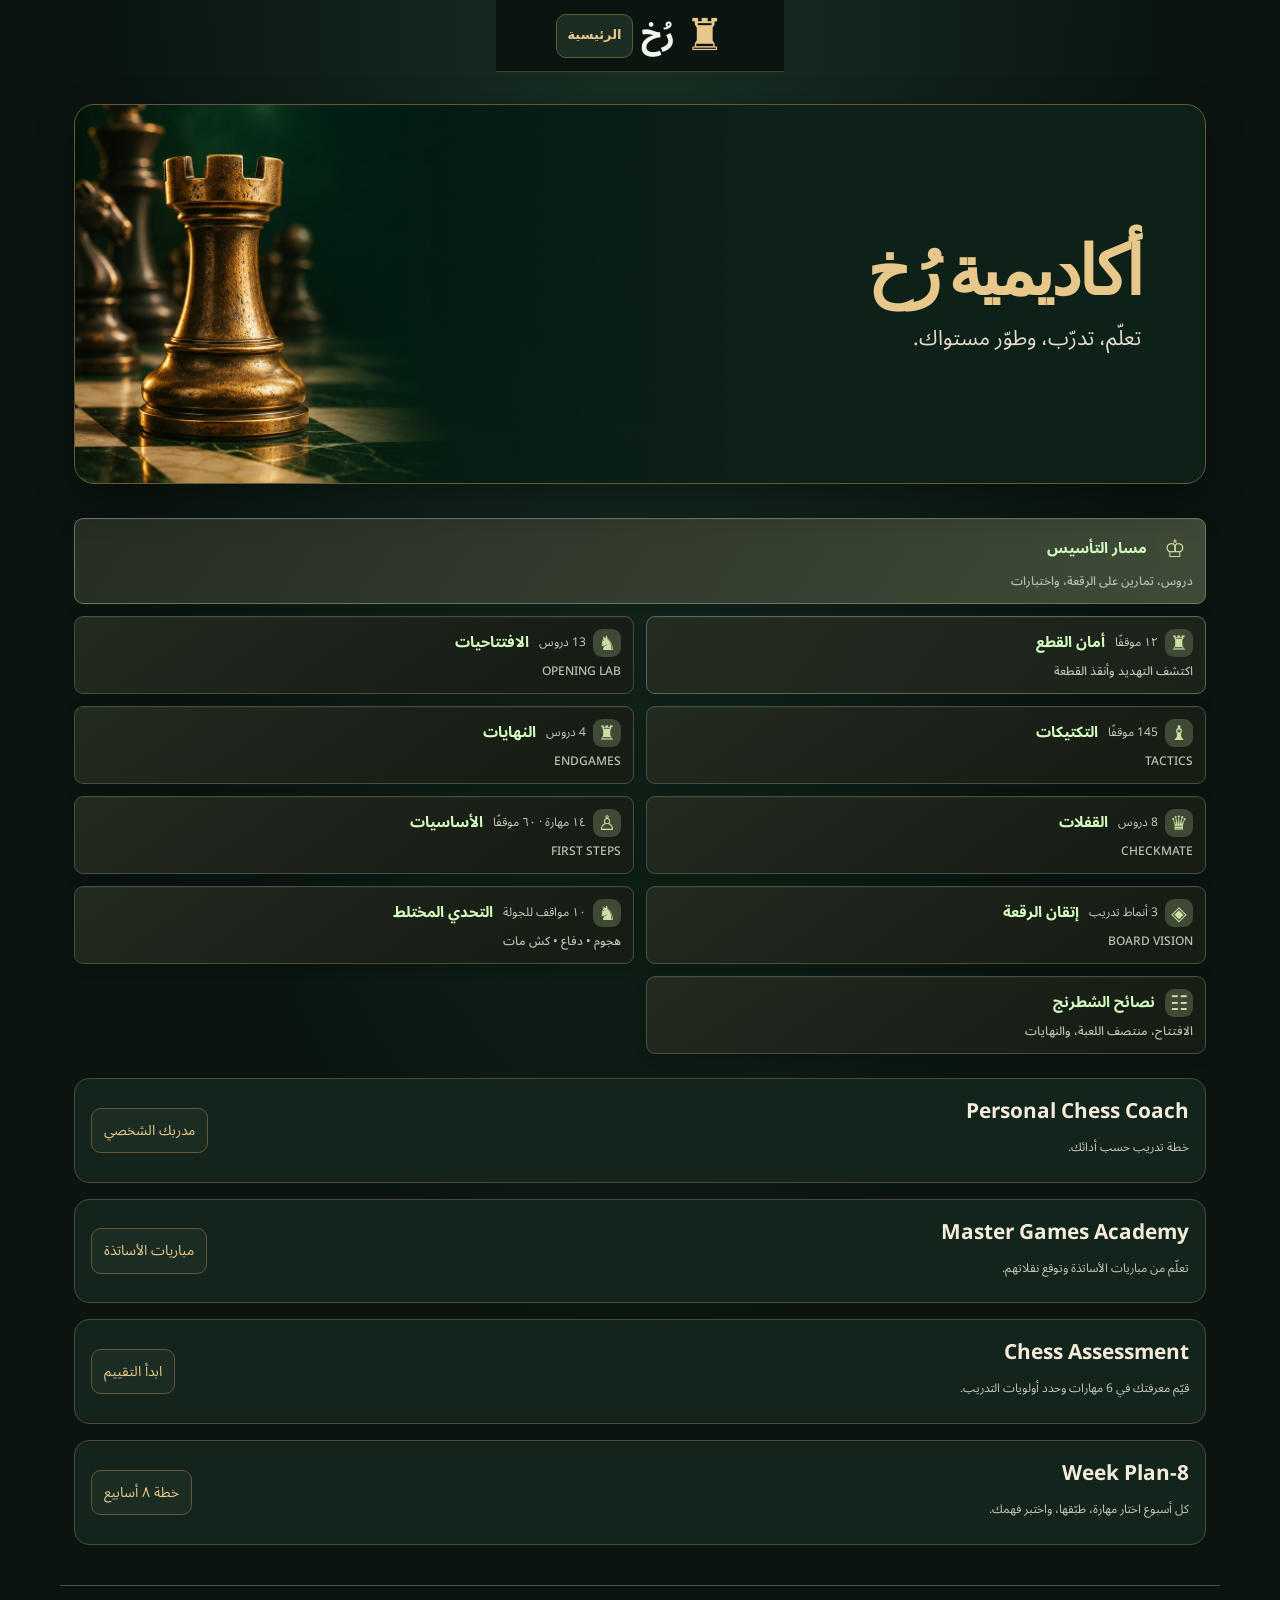
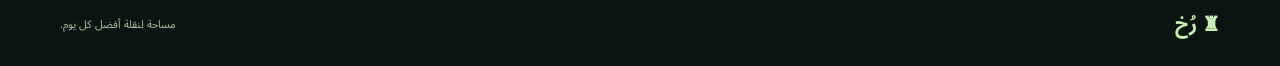
<file: index.html>
<!DOCTYPE html><html lang="ar" dir="rtl"><head><meta charset="UTF-8"><meta name="viewport" content="width=device-width,initial-scale=1"><meta name="theme-color" content="#20211e"><title>رُخ | تعلّم فن الشطرنج</title><link rel="preconnect" href="https://fonts.googleapis.com"><link rel="preconnect" href="https://fonts.gstatic.com" crossorigin><link rel="stylesheet" href="style.css?v=334"><link rel="stylesheet" href="club.css?v=61"><style id="home-cleanup-guard">#homeDashboard #homeStats,#homeCards > [data-learning-card="openings"],#homeCards > [data-learning-card="opening-traps"]{display:none!important}</style><style>body:not(.training-view) .intro{min-height:0!important;padding-block:16px!important}body:not(.training-view) .hero-position{display:none!important}body:not(.training-view) .stage-jumps{display:none!important}#homeCards{display:grid!important;gap:10px!important;grid-template-columns:1fr!important}#homeCards details.learning-stage{margin:0!important;padding:0!important;border:1px solid #464a40;border-radius:12px;background:#292c25;overflow:hidden}#homeCards details>summary{display:flex;align-items:center;justify-content:space-between;cursor:pointer;padding:16px;margin:0!important;font-size:17px;list-style:none}#homeCards summary::-webkit-details-marker{display:none}#homeCards details[open] .group-chevron{transform:rotate(180deg)}#homeCards details .learning-grid{padding:0 10px 10px;display:grid!important;grid-template-columns:1fr!important;gap:6px!important}#homeCards .topic-preview{display:none!important}#homeCards .home-card{min-height:0!important}#homeCards .illustrated{display:flex!important;flex-direction:column!important;align-items:flex-start!important}#homeCards details:not([open])>.learning-grid{display:none!important}</style><style>#homeCards .unified-unit{border:1px solid #464a40;border-radius:9px;background:#242720}#homeCards .unified-unit>summary{display:flex;flex-direction:column;align-items:flex-start;gap:4px;padding:12px;font-size:15px}#homeCards .unified-unit>summary small{color:#b9c2af;font-weight:400;font-size:12px}#homeCards .unified-unit>summary strong::after{content:"  +";color:#b6ce91}#homeCards .unified-unit[open]>summary strong::after{content:"  −"}#homeCards .unified-unit-content{display:grid;gap:5px;padding:0 8px 8px}#homeCards .unified-unit:not([open])>.unified-unit-content{display:none}</style><style>
#homeCards details.learning-stage>summary{justify-content:flex-start;gap:12px;padding:14px 16px!important;font-weight:650}
#homeCards .group-chevron{margin-inline-start:auto;color:#aebba0}
#homeCards .stage-icon{display:grid;place-items:center;width:42px;height:42px;flex:none;border-radius:10px;background:#394432;color:#d1e3b7;font-size:28px}
#homeCards .home-card,#homeCards .illustrated{display:flex!important;flex-direction:row!important;align-items:center!important;flex-wrap:wrap;gap:6px 10px;padding:12px!important;border-radius:9px;text-align:start}
#homeCards .home-card h3{font-size:15px;margin:0!important;flex:1}
#homeCards .home-card small{font-size:12px;line-height:1.5;flex-basis:100%;color:#b9c2af}
#homeCards .home-card-top{margin:0!important;flex:none}
#homeCards .home-card-top b{width:28px;height:28px;display:grid;place-items:center}
#homeCards .home-card-top svg{width:22px;height:22px}
#homeCards .home-card:focus-visible,#homeCards summary:focus-visible{outline:2px solid #b6ce91;outline-offset:-3px}
@media(min-width:900px){#homeCards{grid-template-columns:repeat(2,minmax(0,1fr))!important;align-items:start}}
</style><style>#homeCards .learning-stage>summary::after{display:none!important}#homeCards .learning-grid .home-card{min-width:0;min-height:44px!important;position:relative;padding-inline-end:24px!important}#homeCards .home-card h3{min-width:0;overflow-wrap:anywhere}#homeCards .home-card small{white-space:normal}body:not(.training-view) header #nav{display:none!important}#homeDashboard[hidden]{display:none!important}#homeDashboard .club-cta,#homeDashboard [aria-labelledby=resumeTitle]{display:none!important}#homeCards details.learning-stage{min-width:0}#homeCards details:not([open])>.learning-grid{display:none!important}</style><style id="v240-responsive">
#homeCards .learning-stage>summary{min-height:60px;touch-action:manipulation}
#homeCards .learning-grid .home-card{transition:background-color .15s,border-color .15s}
#homeCards .learning-grid .home-card:focus-visible{outline:2px solid #b6ce91;outline-offset:-3px}
#homeDashboard .home-summary .training-links a{display:inline-flex;align-items:center;justify-content:center;min-height:44px;white-space:normal;text-align:center}
#homeDashboard .home-summary-content{min-width:0;overflow-wrap:anywhere}
@media(max-width:650px){body:not(.training-view) main{padding-inline:12px}body:not(.training-view) .intro .hero-copy h1{font-size:clamp(25px,7vw,34px);line-height:1.4}#homeCards .home-card small{flex-basis:100%;padding-inline-start:38px}#homeDashboard .home-summary{flex-wrap:wrap}#homeDashboard .home-summary .training-links{width:100%}#homeDashboard .home-summary .training-links a{width:100%}}
@media(min-width:1100px){#homeCards{gap:14px!important}#homeCards details.learning-stage>summary{padding:16px 18px!important}}
@media(prefers-reduced-motion:reduce){#homeCards *,#homeDashboard *{transition:none!important;animation:none!important;scroll-behavior:auto!important}}
</style><style id="v256-category">#homeCards.category-content{grid-template-columns:1fr!important}#homeCards.category-content .learning-stage{border:0;background:transparent}#homeCards.category-content .learning-grid{padding:0!important;gap:12px!important}#homeCards.category-content .unified-unit>summary strong::after{content:none!important}#homeCards.category-content .unified-unit>summary{cursor:default}#homeCards.category-content .home-card{min-height:72px!important}.category-heading{display:flex;align-items:center;gap:16px;margin:12px 0}.category-heading a{padding:10px;border:1px solid #65735a;border-radius:9px;color:inherit;text-decoration:none}.category-heading h2{margin:0;font-size:22px}body.training-view .category-heading{display:none}</style><style>#fundBoard button.legal{position:relative}#fundBoard button.legal::after{content:"";position:absolute;inset:50% auto auto 50%;transform:translate(-50%,-50%);width:24%;height:24%;border-radius:50%;background:#426b38b8;pointer-events:none;z-index:3}#fundBoard button.legal:has(img)::after{width:85%;height:85%;background:transparent;border:4px solid #426b38b8;box-sizing:border-box}</style><style id="v259-stability">html{scroll-behavior:auto!important}#homeCards .category-entry,#fundSkills button,#fundBoard button{touch-action:manipulation}#fundamentalsPanel[hidden],#homeDashboard[hidden]{display:none!important}#fundTask:empty{display:none}</style><style>body[data-section="fundamentals"] #fundamentalsPanel:not([hidden]){display:block!important}</style><style id="v261">html{background:#20241f}body{background:#20241f}html.rook-loading #homeCards{visibility:hidden;min-height:280px}html.rook-deep #homeDashboard{display:none!important}body.training-view :is(.premium-btn,.fund-skill-list button,.unit-card button){transition:none!important;touch-action:manipulation}body.training-view .premium-btn:active{transform:none!important}body.training-view :is(.coach,.unit-card,.board-area){background:#2c3528;border-color:#485640}body.training-view .premium-btn{background:#394832;border-color:#53654a;color:#e6eddf;box-shadow:none}body.training-view .premium-btn.primary,body.training-view .fund-skill-list .active{background:#526b40;color:#fff;border-color:#92aa75}body.training-view .frame{background:#343d30;border-color:#53654a}body.training-view .premium-btn:disabled{opacity:.55}body.training-view .board-tools .premium-btn svg{color:inherit}</style><script>document.documentElement.classList.add('rook-loading');if(location.hash&&location.hash!=='#home')document.documentElement.classList.add('rook-deep');window.addEventListener('hashchange',()=>document.documentElement.classList.remove('rook-deep'));window.addEventListener('load',()=>document.documentElement.classList.remove('rook-loading','rook-deep'));setTimeout(()=>document.documentElement.classList.remove('rook-loading','rook-deep'),1800)</script><style id="v262-green">body #fundamentalsPanel :is(.coach,.board-area,.fund-skill-list button,.premium-btn,.level),body #academyPanel :is(.unit-card,.premium-btn,button,.level){background:#30392b!important;border-color:#485640!important;color:#e6eddf!important;box-shadow:none!important}body #fundamentalsPanel :is(.premium-btn.primary,.fund-skill-list .active),body #academyPanel :is(.primary,.active){background:#526b40!important;color:#fff!important;border-color:#92aa75!important}body #fundamentalsPanel .frame{background:#343d30!important;border-color:#53654a!important}body #fundamentalsPanel :is(#fundStatus,#fundFeedback,#fundRule,.fund-note,.board-top){color:#c6d0be!important}#castleExamples:not([hidden]){display:grid;grid-template-columns:repeat(2,minmax(0,1fr));gap:8px;margin:12px 0}#castleExamples[hidden]{display:none!important}#fundamentalsPanel [hidden]{display:none!important}</style><style id="v266-premium">html,body{background:#1c1f21!important;color:#f0f2f3}body #academyPanel .unit-card,body #fundamentalsPanel :is(.coach,.board-area){background:#25292c!important;border:1px solid #373e42!important;border-radius:16px!important;color:#edf0f2!important}body #academyPanel :is(button,.premium-btn),body #fundamentalsPanel :is(.premium-btn,.fund-skill-list button){background:#30363a!important;border:1px solid #444c51!important;color:#e8edef!important;border-radius:10px!important;box-shadow:none!important}body #academyPanel :is(.primary,.active),body #fundamentalsPanel :is(.premium-btn.primary,.fund-skill-list .active){background:#387d53!important;border-color:#59a875!important;color:white!important}body #academyPanel :is(p,small,#academyProgress,.level),body #fundamentalsPanel :is(#fundStatus,#fundFeedback,#fundRule,.fund-note,.board-top){color:#aeb9bf!important}body #academyPanel .unit-title,body #academyPanel .preparation-card>span{color:#eef2f3!important}body #academyPanel .premium-btn{display:flex!important;align-items:center;justify-content:space-between;gap:12px;min-height:52px;padding:12px 15px!important;text-align:right}body #academyPanel .premium-btn.primary{justify-content:center} .academy-action-icon{width:19px;height:19px;flex:none;fill:none;stroke:currentColor;stroke-width:1.7;stroke-linecap:round;stroke-linejoin:round;opacity:.75}body #fundamentalsPanel .frame{background:#30363a!important;border-color:#444c51!important}body #academyPanel .academy-tabs button{min-height:48px}body #academyPanel .unit-card{padding:16px!important}body #academyPanel .premium-btn:focus-visible{outline:2px solid #77c894;outline-offset:2px}</style><style id="v283-categories">
body.rook-category:not(.training-view) main>.intro{display:none!important}
body.rook-category:not(.training-view) .category-heading{display:flex;align-items:center;gap:12px;margin:16px 0!important}
body.rook-category:not(.training-view) .category-heading h2{font-size:clamp(22px,5vw,30px);margin:0}
body.rook-category:not(.training-view) .category-heading a{min-height:44px;display:inline-flex;align-items:center;padding:8px 12px;box-sizing:border-box}
body.rook-category #homeCards .learning-grid,body.rook-category #homeCards .unified-unit-content{display:grid!important;grid-template-columns:minmax(0,1fr)!important;gap:12px!important}
body.rook-category #homeCards .home-card{min-height:84px!important;width:100%;box-sizing:border-box;margin:0!important}
body.rook-category #homeCards .unified-unit{min-width:0;padding:12px!important}
body.rook-category #homeCards .unified-unit>summary{padding:4px 4px 10px!important}
body.rook-category #homeCards .learning-stage{margin:0!important}
</style><style id="v284-category-heading">body.rook-category:not(.training-view) .category-heading{display:flex!important;direction:rtl;justify-content:space-between!important;align-items:center!important;gap:10px!important;width:100%;box-sizing:border-box}body.rook-category:not(.training-view) .category-heading h2{flex:1;min-width:0;text-align:right;margin:0!important;font-size:clamp(20px,5vw,28px)!important}body.rook-category:not(.training-view) .category-heading a{flex:none;margin:0!important;min-height:44px;padding:7px 12px!important;font-size:14px;white-space:nowrap}</style><style id="v286-training-controls">#middlegamePanel nav.mid-nav{display:none!important}body.training-view .focus-heading{display:flex;justify-content:flex-end;align-items:center;margin-bottom:12px}body.training-view :is(.focus-heading,.safety-actions,.training-links) :is(a,button):not([hidden]){min-height:44px;box-sizing:border-box;padding:9px 14px;font-size:14px;line-height:1.4;display:inline-flex;align-items:center;justify-content:center;gap:7px;border-radius:10px}body.training-view :is(.focus-heading,.safety-actions,.training-links) :is(a,button) svg{width:18px;height:18px;flex:none}#middlegamePanel .mid-picker{align-items:center;gap:10px}#middlegamePanel #midLesson{flex:1;min-width:0;min-height:44px;font-size:16px}body.training-view .lesson-head{gap:10px;align-items:center;flex-wrap:wrap}</style><style id="v287-guide-navigation">nav.mid-nav a:is([href="#middlegame"],[href="#position-evaluation"],[href="#plans"],[href="#tactics-guide"]){display:none!important}nav.mid-nav:has(>a[href="#home"]){justify-content:flex-end;gap:0!important}nav.mid-nav[aria-label="مراجع منتصف اللعب"]{display:none!important}</style><style id="v288-midgame">#middlegamePanel nav.mid-nav{display:none!important}nav.mid-nav>a[href="#middlegame"],nav.mid-nav>a[href="#position-evaluation"],nav.mid-nav>a[href="#plans"],nav.mid-nav>a[href="#tactics-guide"]{display:none!important}#middlegamePanel .focus-heading,#safetyPanel .focus-heading{display:flex;justify-content:flex-end;gap:8px}#middlegamePanel .focus-heading a,#safetyPanel .focus-heading button,nav.mid-nav>a[href="#home"]{min-height:44px;box-sizing:border-box;padding:9px 14px;font-size:14px;border-radius:10px}#middlegamePanel select,#safetyPanel select{min-height:44px;max-width:100%;font-size:16px}</style><style id="v289-lab">#tacticsLab .focus-heading{display:flex;justify-content:space-between;gap:8px}#tacticsLab .focus-heading button{min-height:44px;font-size:14px;padding:8px 14px}#tacticsLab .lesson-head{display:flex;justify-content:space-between;align-items:center;gap:8px;margin:12px 0}#tacticsLab .lesson-head h2{font-size:clamp(21px,5.5vw,28px);margin:0}#tacticsLab .lab-guide-link{display:none!important}#tacticsLab .lab-config{background:#25292c;border:1px solid #41494b;border-radius:12px;margin:10px 0 14px;padding:0 12px}#tacticsLab .lab-config>summary{cursor:pointer;padding:12px 0;min-height:44px;box-sizing:border-box;font-weight:600}#labConfigSummary{display:block;font-size:12px;font-weight:400;color:#aeb9bf;margin-top:4px}#tacticsLab .lab-config .lab-settings{display:grid!important;grid-template-columns:repeat(2,minmax(0,1fr))!important;gap:12px!important;padding:8px 0 12px}#tacticsLab .lab-config .lab-settings label{display:grid;gap:5px;min-width:0;grid-column:auto!important;font-size:13px}#tacticsLab .lab-config .lab-settings label[hidden]{display:none!important}#tacticsLab .lab-config select{width:100%;min-width:0;min-height:44px;font-size:16px;box-sizing:border-box}#tacticsLab #labStart{grid-column:1/-1;min-height:44px}#tacticsLab #labFoundations{padding:10px 12px!important;margin:8px 0}#tacticsLab .lab-layout{margin-top:8px}</style><style id="v290-design-system">
body.training-view :is(.premium-btn,.training-links>a,.focus-heading>a,.focus-heading>button):not([hidden]){box-sizing:border-box;min-height:44px;padding:10px 12px!important;border-radius:10px!important;font-size:14px!important;line-height:1.45;white-space:normal;overflow-wrap:anywhere;box-shadow:none!important}
body.training-view :is(.premium-btn,.training-links>a,.focus-heading>a,.focus-heading>button):not(.primary):not(.active):not([aria-pressed=true]){background:#292f32!important;border:1px solid #444d50!important;color:#e4e9e7!important}
body.training-view :is(.premium-btn,.training-links>a):is(.primary,.active,[aria-pressed=true]){background:#397650!important;border-color:#79a987!important;color:#fff!important}
body.training-view :is(.premium-btn,.training-links>a) svg{width:18px;height:18px;flex:none}
body.training-view :is(.lesson-head,.focus-heading){gap:10px;align-items:center}
body.training-view .lesson-head h2{font-size:clamp(20px,5vw,28px);line-height:1.3}
body.training-view .rook-mode-settings{border:1px solid #444d50;border-radius:12px;background:#252a2d;padding:0 12px;margin:12px 0}
body.training-view .rook-mode-settings>summary{padding:12px 0;cursor:pointer;font-weight:600}
body.training-view .rook-mode-grid{display:grid!important;grid-template-columns:repeat(2,minmax(0,1fr));gap:8px;padding:0 0 12px}
body.training-view .rook-mode-grid button{width:100%;min-width:0;min-height:48px}
body.training-view .rook-mode-grid select{grid-column:1/-1;width:100%;font-size:16px!important}
body.training-view .rook-mode-grid [hidden]{display:none!important}
body.training-view .unit-card{border-radius:12px}
body.rook-category #homeCards .home-card{border-radius:12px!important;background:#292f32!important;border-color:#444d50!important}
</style><style id="v294-lab-compact">
#tacticsLab .lab-settings label:has(#labMode){display:none!important}
#tacticsLab .lab-config .lab-settings{gap:8px!important;padding:0 0 8px!important;margin:0!important}
#tacticsLab .lab-config .lab-settings label{gap:3px!important;margin:0!important;padding:0!important}
#tacticsLab #labTopicLabel{grid-column:1/-1!important}
#tacticsLab .lab-config>summary{padding:8px 0!important}
#tacticsLab #labConfigSummary{margin:3px 0 0!important;padding:0!important;line-height:1.4!important}
#tacticsLab .focus-heading{margin:0 0 6px!important;padding:0!important}
#tacticsLab .lesson-head{margin:6px 0!important}
#tacticsLab #labFoundations{margin:5px 0!important}
#tacticsLab .lab-config{margin:6px 0 8px!important}
#tacticsLab .lab-layout{margin-top:4px!important}
#tacticsLab .lab-config select{padding-block:7px!important;margin:0!important}
</style><style id="v296-row-icons">#homeCards .lesson-row .home-card-top b{display:flex!important;align-items:center!important;justify-content:center!important;width:36px!important;height:36px!important;min-width:36px!important;padding:0!important;line-height:1!important;border-radius:10px!important;background:#343f36!important;color:#c6dfb8!important;box-sizing:border-box!important}#homeCards .lesson-row .home-card-top b svg{display:block;width:23px!important;height:23px!important;flex:none}</style><style id="v298-standalone-artwork">#homeCards a.standalone-artwork{position:relative!important;padding-inline-start:64px!important}#homeCards a.standalone-artwork>.home-card-top{display:flex!important;visibility:visible!important;opacity:1!important;position:absolute!important;inset-inline-start:14px!important;top:14px!important;width:36px!important;height:36px!important;transform:none!important}#homeCards a.standalone-artwork>.home-card-top b{display:grid!important;place-items:center!important;visibility:visible!important}#homeCards a.standalone-artwork>.home-card-top svg{display:block!important;visibility:visible!important}</style><style id="v301-study-groups">#homeCards .study-topic-group{border:1px solid #41494b;border-radius:14px;background:#252a2c;overflow:hidden}#homeCards .study-topic-group>summary{cursor:pointer;list-style:none;padding:16px;font-size:18px;font-weight:700;color:#edf0ed;display:flex;align-items:center;justify-content:space-between}#homeCards .study-topic-group>summary::-webkit-details-marker{display:none}#homeCards .study-topic-group>summary::after{content:'+';color:#bdd6b2}#homeCards .study-topic-group[open]>summary::after{content:'−'}#homeCards .study-topic-list{display:grid;gap:8px;padding:0 10px 10px}#homeCards .study-topic-group:not([open])>.study-topic-list{display:none}#homeCards .study-topic-list .lesson-row{min-height:76px!important}</style><style id="v302-category-consistency">#homeCards .study-topic-group>summary{min-height:56px;box-sizing:border-box}#homeCards .study-topic-list .home-card-top b svg{width:24px;height:24px;display:block}#homeCards .study-topic-list .home-card-top b{display:grid;place-items:center}#homeCards .study-topic-list .lesson-row{min-width:0;overflow-wrap:anywhere}#homeCards .study-topic-list .lesson-row h3{line-height:1.45}</style><style id="v311-academy-compact">body #academyPanel .academy-compact-head{display:flex;align-items:center;justify-content:space-between;gap:10px;margin:0 0 6px;padding:0;border:0}body #academyPanel .academy-compact-head h2{font-size:clamp(22px,5.5vw,30px);margin:0;line-height:1.3}body #academyPanel #academyProgress{font-size:12px;line-height:1.5;margin:0 0 8px}body #academyPanel .academy-intro{margin:0 0 10px;line-height:1.5;font-size:14px}body #academyPanel .curriculum-flow{gap:12px;margin-top:0}body #academyPanel .preparation-card{padding:12px!important}body #academyPanel .preparation-card p{margin:6px 0 10px}body #academyPanel .preparation-card .premium-btn{min-height:46px;padding:9px 12px!important}</style><style id="v312-academy">body #academyPanel{display:flex;flex-direction:column;gap:8px}body #academyPanel[hidden]{display:none!important}body #academyPanel .academy-compact-head{order:0;position:static!important}body #academyPanel #academyProgress{order:1}body #academyPanel #academyContent{order:2}body #academyPanel .preparation-card{display:flex;flex-direction:column;gap:8px}body #academyPanel .preparation-card p{margin:0!important}body #academyPanel .preparation-card .premium-btn{margin:0!important}</style><style id="v314-academy-icons">body #academyPanel .preparation-card .premium-btn{min-height:50px;gap:12px}body #academyPanel .preparation-card .academy-action-icon{width:36px;height:36px;box-sizing:border-box;padding:8px;flex:0 0 36px;background:#35443e;border:1px solid #4a6053;border-radius:10px;color:#c5dfca;opacity:1;stroke-width:1.65}body #academyPanel .prep-mark .academy-action-icon{background:#30383b;border-color:#465155;color:#b7c3c7}body #academyPanel .prep-mark[aria-pressed="true"] .academy-action-icon{background:#285a40;border-color:#57966b;color:#d4f2d9}body #academyPanel .preparation-card .premium-btn span{flex:1;min-width:0;text-align:right}</style><style id="v316-piece-values">#pieceGlossary .piece-glossary-table{width:100%;table-layout:auto;font-size:clamp(12px,3.5vw,16px)}#pieceGlossary .piece-glossary-table :is(th,td){padding:9px 3px;text-align:center}#pieceGlossary .piece-glossary-table tbody th{white-space:nowrap}#pieceGlossary .glossary-piece{display:inline-block;font-family:Arial,sans-serif;font-size:1.5em;line-height:1;vertical-align:middle;margin-inline-end:4px;color:#e7eadf}#pieceGlossary .glossary-value{font-weight:700;color:#c5dfca;font-variant-numeric:tabular-nums}</style><link rel="stylesheet" href="home-v325.css?v=6"><link rel="stylesheet" href="site-nav.css?v=327"><script type="module" src="site-nav.js?v=329"></script><link rel="stylesheet" href="site-footer.css"></head><body class="rook-page"><header class="rook-site-header"><a class="brand" href="index.html?v=329#home">♜ <span>رُخ<small>ROOK CHESS ACADEMY</small></span></a><nav id="nav"></nav><nav class="rook-header-nav" aria-label="التنقل"><a class="rook-back" href="index.html?v=329#home" hidden>رجوع</a><a class="rook-home" href="index.html?v=329#home">الرئيسية</a></nav></header><main><section class="intro">
  <div class="hero-copy"><h1>أكاديمية رُخ</h1><p>تعلّم، تدرّب، وطوّر مستواك.</p></div>
  <div class="hero-position" aria-hidden="true"></div>
</section>
<section id="homeDashboard" aria-label="تدريب الشطرنج">
  
  <nav class="stage-jumps" aria-label="أقسام التعلّم"></nav><div id="homeCards"></div>
  <section class="home-summary" aria-labelledby="coachTitle"><div class="home-summary-content"><h2 id="coachTitle">Personal Chess Coach</h2><p>خطة تدريب حسب أدائك.</p></div><div class="training-links"><a href="personal-coach.html">مدربك الشخصي</a></div></section><section class="home-summary" aria-labelledby="masterGamesTitle"><div class="home-summary-content"><h2 id="masterGamesTitle">Master Games Academy</h2><p>تعلّم من مباريات الأساتذة وتوقع نقلاتهم.</p></div><div class="training-links"><a href="master-games.html">مباريات الأساتذة</a></div></section><section class="home-summary" aria-labelledby="assessmentTitle"><div class="home-summary-content"><h2 id="assessmentTitle">Chess Assessment</h2><p>قيّم معرفتك في 6 مهارات وحدد أولويات التدريب.</p></div><div class="training-links"><a href="assessment.html">ابدأ التقييم</a></div></section><section class="home-summary" aria-labelledby="trainingPlanTitle">
    <div class="home-summary-content"><h2 id="trainingPlanTitle">8-Week Plan</h2><p>كل أسبوع اختار مهارة، طبّقها، واختبر فهمك.</p></div>
    <div class="training-links"><a href="training.html#plan">خطة ٨ أسابيع</a></div>
  </section>

</section>
<section class="workspace"><aside><div class="section-label">اختر مسارك</div><div id="paths"></div><div class="daily"><span>جلسة صغيرة. فرق كبير.</span><p>ابدأ بتدريب واحد، وكرّره لحد ما تتمكن منه.</p><div id="stats"></div></div></aside><article><div class="focus-heading"><button id="changeLesson">تغيير الدرس</button></div><div class="lesson-head"><div><span class="eyebrow" id="category"></span><h2 id="title"></h2></div><span class="level">تعلّم بالتطبيق</span></div><div class="selectors" id="selectors"></div><div class="training"><div class="board-area"><div class="board-top"><span id="boardLabel">الأبيض يلعب</span><span>رقعة التدريب</span></div><div class="frame"><div class="board-surface"><div id="board" role="grid" aria-label="رقعة الشطرنج"></div><svg id="arrows" viewBox="0 0 800 800" aria-hidden="true"></svg></div></div><div id="moveCaption" aria-live="polite"></div><div id="playback"></div><div class="board-tools"><button id="flip">⟳ قلب الرقعة</button><button id="coords">إحداثيات الرقعة</button><button id="reset">↺ إعادة</button></div></div><div class="coach"><span class="eyebrow">مدرّبك على الرقعة</span><h3 id="task"></h3><p id="desc"></p><section id="pieceGlossary" hidden lang="ar" aria-labelledby="pieceGlossaryTitle">
<h4 id="pieceGlossaryTitle">أسماء القطع وقيمتها واختصاراتها</h4>
<table class="piece-glossary-table" aria-labelledby="pieceGlossaryTitle">
<thead><tr><th scope="col">القطعة</th><th scope="col">بالإنجليزي</th><th scope="col">الرمز</th><th scope="col">القيمة</th></tr></thead>
<tbody>
<tr><th scope="row"><span class="glossary-piece" aria-hidden="true">♔</span>الملك</th><td lang="en" dir="ltr">King</td><td><code dir="ltr">K</code></td><td class="glossary-value" dir="ltr">—</td></tr>
<tr><th scope="row"><span class="glossary-piece" aria-hidden="true">♕</span>الوزير</th><td lang="en" dir="ltr">Queen</td><td><code dir="ltr">Q</code></td><td class="glossary-value" dir="ltr">9</td></tr>
<tr><th scope="row"><span class="glossary-piece" aria-hidden="true">♖</span>الرخ</th><td lang="en" dir="ltr">Rook</td><td><code dir="ltr">R</code></td><td class="glossary-value" dir="ltr">5</td></tr>
<tr><th scope="row"><span class="glossary-piece" aria-hidden="true">♗</span>الفيل</th><td lang="en" dir="ltr">Bishop</td><td><code dir="ltr">B</code></td><td class="glossary-value" dir="ltr">3</td></tr>
<tr><th scope="row"><span class="glossary-piece" aria-hidden="true">♘</span>الحصان</th><td lang="en" dir="ltr">Knight</td><td><code dir="ltr">N</code></td><td class="glossary-value" dir="ltr">3</td></tr>
<tr><th scope="row"><span class="glossary-piece" aria-hidden="true">♙</span>البيدق</th><td lang="en" dir="ltr">Pawn</td><td>بلا حرف</td><td class="glossary-value" dir="ltr">1</td></tr>
</tbody></table>
<p><code dir="ltr">Bxc4+</code> يعني الفيل أخذ قطعة على <bdi>c4</bdi> وادّى كش.</p>
<p>البيدق من غير حرف. <code dir="ltr">e4</code> يعني بيدق اتحرّك إلى <bdi>e4</bdi>، و<code dir="ltr">exd5</code> يعني بيدق عمود <bdi>e</bdi> أخذ على <bdi>d5</bdi>.</p>
</section><div id="extra"></div><div class="feedback" id="feedback" aria-live="polite"></div><div id="actions"></div><div id="moves" dir="ltr"></div></div></div></article></section><section id="gameTips" hidden aria-labelledby="gameTipsTitle">
  <div class="lesson-head"><h2 id="gameTipsTitle">نصائح الشطرنج</h2></div>
  <section class="unit-card" aria-labelledby="openingTipsTitle">
    <h3 id="openingTipsTitle">الافتتاح</h3>
    <ul class="game-tips-list">
      <li><strong>نافس على المركز.</strong> استخدم البيادق والقطع عشان تسيطر على المربعات اللي بتسمح لك تطوّر باقي قطعك.</li>
      <li><strong>طوّر الحصان والفيل وجهّز التبييت.</strong> افحص أمان ملكك قبل ما تفتح خطوط في المركز. طلّع الوزير بدري لو عندك سبب واضح وحسبت رد الخصم.</li>
      <li><strong>لو الخصم خرج عن الخط اللي حافظه،</strong> افحص تهديده واختار نقلة تخدم المركز أو التطوير أو أمان الملك. ولو عرض بيدق، احسب أول رد بعد الأخذ.</li>
    </ul>
    <p><a href="opening-mastery.html">تدرّب على الافتتاحيات</a> · <a href="training.html#trainer">جرّب الردود غير المتوقعة</a></p>
  </section>
  <section class="unit-card" aria-labelledby="middlegameTitle">
    <h3 id="middlegameTitle">منتصف اللعبة</h3>
    <ol class="game-tips-list">
      <li><strong>افهم آخر نقلة للخصم.</strong> اسأل نفسك إيه اللي اتغيّر. لو لعبت نقلة هادية، هل عنده كش خطير، أو يقدر ياخد قطعة، أو يهدد بالمات؟</li>
      <li><strong>احسب الفرص المباشرة.</strong> افحص الكشّات والأخذ والتهديدات. اختار نقلتين أو تلاتة، واحسب أقوى رد للخصم على كل واحدة.</li>
      <li><strong>لو مفيش تكتيك، حسّن وضعك.</strong> أمّن ملكك لو مكشوف، أو نشّط أقل قطعة عندك نشاطًا. مثلًا، لو رخّك محبوس وفيه عمود مفتوح يقدر يوصله بأمان، جرّب تنقله هناك.</li>
      <li><strong>اعمل فحص أخير.</strong> هل القطعة اللي هتحرّكها آمنة؟ هل كانت بتحمي قطعة تانية؟ هل تحريكها هيفتح خط ناحية ملكك؟</li>
    </ol>
    <p>في تمرين «قطعة غير محمية»، الفيل من <bdi>e2</bdi> بياخد الحصان على <bdi>c4</bdi> بكش <code dir="ltr">Bxc4+</code>. قبل الأخذ، اسأل «هل الخصم يقدر ياخد الفيل وهو بيرد على الكش؟» في الموقف ده الفيل آمن، فالنقلة تكسب حصان.</p>
    <p><a href="#middlegame">تدرّب على قرارات منتصف اللعب</a> · <a href="#tactics-lab">تدرّب في مختبر التكتيكات</a></p>
  </section>
  <section class="unit-card" aria-labelledby="endgameTipsTitle">
    <h3 id="endgameTipsTitle">النهايات</h3>
    <ul class="game-tips-list">
      <li><strong>نشّط ملكك لما تقلّ القطع ويكون الطريق آمن.</strong> قرّبه عشان يدعم بيادقك أو يوقف بيدق الخصم.</li>
      <li><strong>احسب سباق البيادق قبل الدفع أو التبديل.</strong> مين يوصل للترقية الأول؟ هل الملك يقدر يلحق البيدق؟ شوف الوضع اللي هينتج قبل ما تبدّل آخر قطعة.</li>
      <li><strong>حوّل التفوّق لفوز.</strong> لو معاك رخ أو وزير ضد ملك لوحده، ضيّق عليه المساحة وقرّب ملكك. افحص إن عنده نقلة قانونية لو هو خارج الكش عشان تتفادى الخنق.</li>
    </ul>
    <p><a href="#train/endings/1/learn">تدرّب على النهايات</a> · <a href="#train/mates/0/learn">تدرّب على القفلات والكش مات</a></p>
  </section>
  <section class="unit-card" aria-labelledby="generalTipsTitle">
    <h3 id="generalTipsTitle">عادات لكل مباراة</h3>
    <ul class="game-tips-list">
      <li><strong>قبل أي نقلة، احسب للخصم كمان.</strong> «هو بيهدد إيه؟ ولو لعبت نقلتي، أقوى رد عنده إيه؟»</li>
      <li><strong>وزّع وقتك في الـRapid.</strong> خُد وقتك قبل التضحية أو التبديل اللي هيغيّر شكل الوضع، وسيب وقت كفاية للنهاية.</li>
      <li><strong>بعد المباراة، راجع قرار واحد.</strong> اختار موقف خسرت فيه قطعة أو ضيّعت فرصة، وارجع للنقلة اللي قبله وحدّد اللي فاتك.</li>
    </ul>
  </section>
</section></main><footer class="rook-footer" aria-label="تذييل الموقع"><div><b>♜ رُخ</b><span>مساحة لنقلة أفضل كل يوم.</span><span hidden><a href="pieces/ATTRIBUTION.txt" target="_blank" rel="noopener">تصميم القطع · Cburnett</a></span></div></footer><dialog id="setupModal"><div class="setup-top"><h2>جهّز تدريبك</h2><button id="setupClose" aria-label="إغلاق">✕</button></div><p id="setupDesc"></p><label>الدرس<select id="setupLesson"></select></label><fieldset id="setupBasicLessons" hidden><legend>اختار الدرس</legend></fieldset><label id="setupSideLabel">اللون<select id="setupSide"><option value="w">الأبيض</option><option value="b">الأسود</option></select></label><button id="setupLearn" class="primary">ابدأ التعلّم</button><button id="setupPractice">اختبر نفسك</button></dialog><script type="module" src="learning-order.js?v=335"></script><script type="module" src="model-games.js?v=329"></script><script type="module" src="calculation.js?v=329"></script><script type="module" src="practical-endgames.js?v=329"></script><script type="module" src="checkmate-patterns.js?v=329"></script></body></html>
</file>
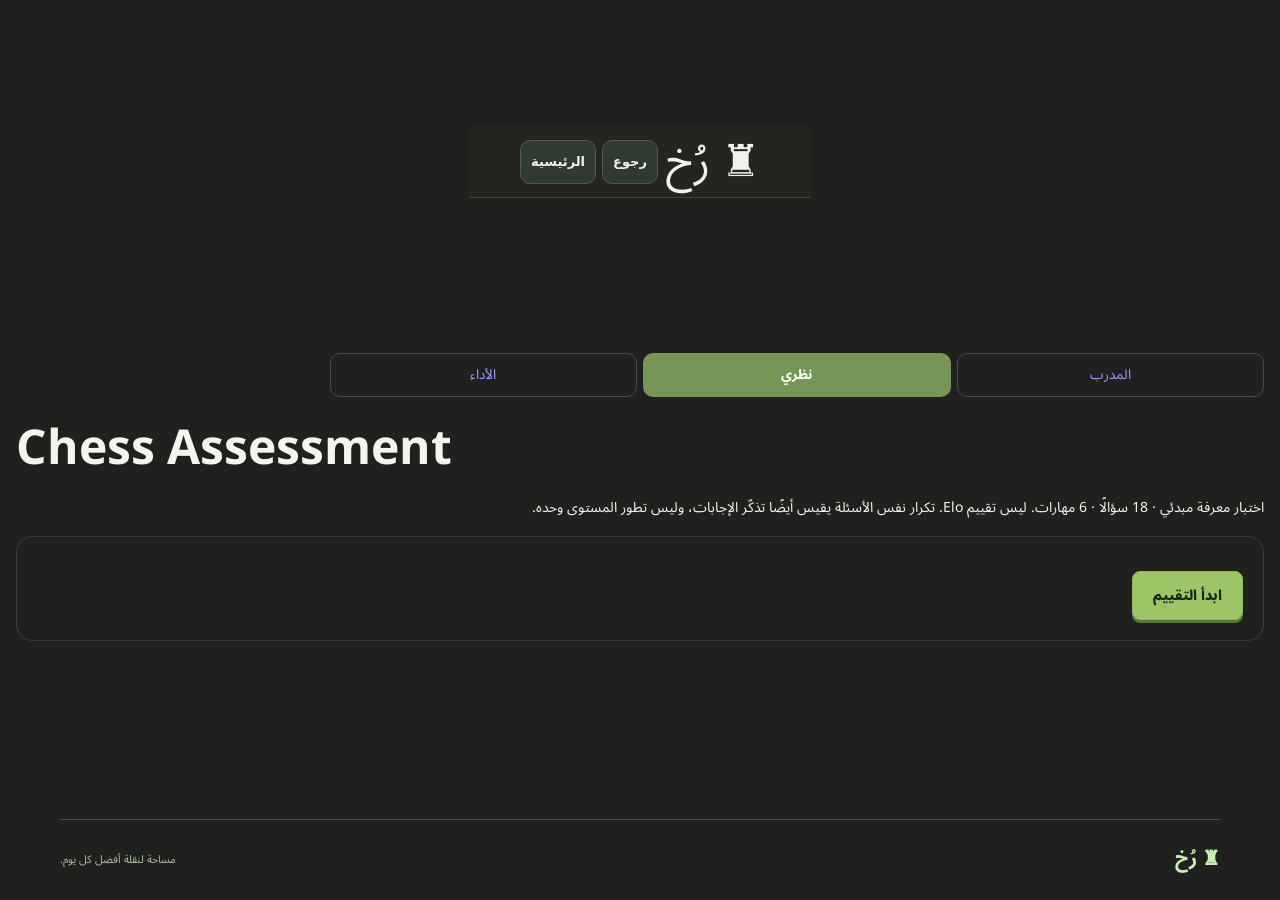
<file: assessment.html>
<!doctype html><html lang="ar" dir="rtl"><head><meta charset="utf-8"><meta name="viewport" content="width=device-width,initial-scale=1"><title>رُخ | Assessment</title><link rel="stylesheet" href="style.css?v=32"><link rel="stylesheet" href="club.css?v=61"><style>main{max-width:760px;margin:auto;padding:16px} .assessment{padding:20px;margin:16px 0;border:1px solid #7775;border-radius:16px} .answers{display:grid;gap:10px}.answers button{white-space:normal;text-align:right;padding:14px;min-height:48px} progress{width:100%;accent-color:#81a65c} .score-row{display:grid;grid-template-columns:100px 1fr 48px;gap:12px;align-items:center;margin:14px 0} [hidden]{display:none!important}.coach-nav{display:grid;grid-template-columns:repeat(4,minmax(0,1fr));gap:6px;margin:12px 0 20px;direction:rtl}.coach-nav a{display:flex;align-items:center;justify-content:center;text-align:center;min-height:44px;padding:6px;border:1px solid #8886;border-radius:10px;font-size:.85rem;text-decoration:none}.coach-nav a[aria-current=page]{background:#779556;color:#fff;font-weight:700}@media(max-width:380px){.coach-nav{grid-template-columns:repeat(2,minmax(0,1fr))}}</style><link rel="stylesheet" href="site-nav.css?v=327"><script type="module" src="site-nav.js?v=329"></script><link rel="stylesheet" href="site-footer.css"></head><body class="rook-page"><header class="rook-site-header"><a class="brand" href="index.html?v=329#home">♜ رُخ</a><nav class="rook-header-nav" aria-label="التنقل"><a class="rook-back" href="index.html?v=329&amp;section=progress">رجوع</a><a class="rook-home" href="index.html?v=329#home">الرئيسية</a></nav></header><main><nav class="coach-nav" aria-label="أقسام المدرب"><a href="personal-coach.html">المدرب</a><a href="assessment.html" aria-current="page">نظري</a><a href="performance-dashboard.html">الأداء</a></nav><h1 lang="en" dir="ltr">Chess Assessment</h1><p>اختبار معرفة مبدئي · 18 سؤالًا · 6 مهارات. ليس تقييم Elo. تكرار نفس الأسئلة يقيس أيضًا تذكّر الإجابات، وليس تطور المستوى وحده.</p><section class="assessment" id="start"><p id="previous"></p><button class="primary" id="begin">ابدأ التقييم</button></section><section class="assessment" id="quiz" hidden><p id="counter"></p><progress id="progress" max="18" value="0"></progress><h3 id="question"></h3><div class="answers" id="answers"></div></section><section class="assessment" id="result" hidden><h2>نتيجة التقييم</h2><h3 id="total"></h3><div id="scores"></div><p id="recommend"></p><div id="links"></div><details><summary>مراجعة الإجابات</summary><div id="review"></div></details><button class="primary" id="again">إعادة الاختبار</button></section></main><footer class="rook-footer" aria-label="تذييل الموقع"><div><b>♜ رُخ</b><span>مساحة لنقلة أفضل كل يوم.</span></div></footer><script>const bank=[["Opening","في بداية المباراة، أي هدف له الأولوية عادة؟",["تحريك الوزير عدة مرات","السيطرة على المركز وتطوير القطع","دفع كل بيادق الجناح"],1,"التطوير والمركز يساعدان على أمان الملك."],["Opening","بعد رد غير متوقع من الخصم، ماذا تفعل؟",["تفحص تهديده وتختار نقلة مناسبة","تكرر الخط المحفوظ دون حساب","تضحي بقطعة فورًا"],0,"افهم الوضع بدل حفظ النقلات فقط."],["Opening","ما الهدف المعتاد من التبييت؟",["ترقية بيدق","منع كل الكشات","أمان الملك وتنشيط الرخ"],2,"التبييت يجمع بين الأمان والتطوير."],["Tactics","قطعة واحدة تهاجم قطعتين في وقت واحد. ما الاسم؟",["Fork","Opposition","Fortress"],0,"الهجوم المزدوج يسمى Fork."],["Tactics","قطعة لا تستطيع التحرك لأن ملكها سينكشف للكش. ما الحالة؟",["Skewer","Absolute pin","Discovered attack"],1,"التثبيت المطلق يمنع النقلة قانونيًا."],["Tactics","ما أول ما تفحصه عند البحث عن تكتيك؟",["لون المربعات فقط","عدد النقلات السابقة","الكشات والأخذ والتهديدات"],2,"النقلات الإجبارية مرشحات مهمة."],["Calculation","بعد اقتراح تضحية، ما الخطوة التالية؟",["احسب أقوى رد للخصم","افترض أنه سيقبلها","احسب نقلاتك وحدها"],0,"الحساب يشمل أفضل دفاع."],["Calculation","لو حسبت خطًا ينتهي بكسب رخ لكن ملكك في كش مات؟",["الخط رابح","الخط خاسر","الخط تعادل"],1,"المات يحسم المباراة بغض النظر عن المادة."],["Calculation","قبل تنفيذ نقلة حسبتها، ما الفحص الأخير؟",["تغيير الافتتاحية","تقييم سرعة الخصم فقط","الكشات والأخذ والتهديدات بعد نقلتك"],2,"افحص الأخطاء المباشرة قبل الالتزام."],["Middlegame","أين ينشط الرخ عادة؟",["عمود مفتوح يمكن دخوله بأمان","خلف قطع محاصرة دائمًا","أي مربع دون اعتبار للوضع"],0,"العمود المفتوح يزيد نشاط الرخ."],["Middlegame","ما معنى Outpost للحصان؟",["مربع ترقية","مربع قوي يصعب طرده ببيدق","مربع يجب تركه فورًا"],1,"المربع المتقدم المستقر يدعم نشاط الحصان."],["Middlegame","إذا لم توجد فرصة تكتيكية واضحة؟",["ضحّ بالوزير","حرّك قطعة عشوائيًا","حسّن أقل قطعك نشاطًا"],2,"تحسين القطع يبني فرصًا مستقبلية."],["Endgame","ملك وفيل ضد ملك فقط، ما النتيجة؟",["تعادل لعدم كفاية المادة","فوز إجباري","خسارة إجباريّة"],0,"لا يمكن تحقيق كش مات بهذه المادة."],["Endgame","في نهاية رخ، أين يفضّل وضع الرخ بالنسبة للبيدق المار غالبًا؟",["أمام ملكك دائمًا","خلف البيدق المار","في زاوية عشوائية"],1,"قاعدة تاراش إرشادية ولها استثناءات."],["Endgame","ملك ليس في كش ولا يملك نقلة قانونية. النتيجة؟",["فوز","خسارة","تعادل بالردب"],2,"الردب ليس كش مات."],["Defense","ملكك في كش. ما الأولوية؟",["إزالة الكش بنقلة قانونية","تهديد الوزير مهما كان","دفع بيدق بعيد"],0,"لا يجوز ترك الملك في كش."],["Defense","عند التأخر ماديًا، ما وسيلة إنقاذ محتملة؟",["التبديل دائمًا","الكش الدائم إذا أمكن فرضه","الاستسلام دائمًا"],1,"الكش الدائم قد يؤدي إلى التكرار."],["Defense","قبل الدفاع عن قطعة مهددة، ماذا تفحص؟",["لون القطعة","عدد الجمهور","إمكان الأخذ أو التهديد المضاد أو الدفاع الآمن"],2,"قارن الردود القانونية والآمنة."]];const $=id=>document.getElementById(id);const links={Opening:'opening-mastery.html',Tactics:'index.html#tactics-lab',Calculation:'index.html#calculation',Middlegame:'index.html#middlegame',Endgame:'index.html#practical-endgames',Defense:'index.html#safety'};let i=0,answers=[];function start(){i=0;answers=[];$('start').hidden=true;$('result').hidden=true;$('quiz').hidden=false;show()}function show(){const q=bank[i];$('counter').textContent=(i+1)+' / '+bank.length+' · '+q[0];$('progress').value=i;$('question').textContent=q[1];$('answers').replaceChildren();const order=[0,1,2];for(let j=order.length-1;j>0;j--){const k=Math.floor(Math.random()*(j+1));[order[j],order[k]]=[order[k],order[j]]}for(const n of order){const b=document.createElement('button');b.className='premium-btn';b.textContent=q[2][n];b.onclick=()=>{answers.push(n);i++;i===bank.length?finish():show()};$('answers').append(b)}}function finish(){$('quiz').hidden=true;$('result').hidden=false;const scores={};let total=0;$('review').replaceChildren();bank.forEach((q,n)=>{scores[q[0]]??=0;const correct=answers[n]===q[3];if(correct){scores[q[0]]++;total++}const p=document.createElement('p');p.textContent=(correct?'✓ ':'✗ ')+q[1]+' — إجابتك: '+q[2][answers[n]]+' · الصحيح: '+q[2][q[3]]+' · '+q[4];$('review').append(p)});$('total').textContent=total+' / '+bank.length;$('scores').replaceChildren();for(const [name,n] of Object.entries(scores)){const row=document.createElement('div');row.className='score-row';const label=document.createElement('span');label.textContent=name;const bar=document.createElement('progress');bar.max=3;bar.value=n;const value=document.createElement('span');value.textContent=n+'/3';row.append(label,bar,value);$('scores').append(row)}const min=Math.min(...Object.values(scores));const weak=Object.keys(scores).filter(k=>scores[k]===min);$('recommend').textContent=min===3?'نتيجة ممتازة في المعرفة الأساسية؛ الخطوة التالية تطبيق المعرفة في تدريبات الأقسام.':'ابدأ بمراجعة المجالات الأقل نتيجة:';$('links').replaceChildren();if(min===3){const a=document.createElement('a');a.href='personal-coach.html';a.className='premium-btn';a.textContent='انتقل لخطة التدريب';$('links').append(a)}for(const k of min===3?[]:weak){const a=document.createElement('a');a.className='premium-btn';a.style.display='block';a.style.margin='8px 0';a.href=links[k];a.textContent=k;$('links').append(a)}try{const record={total,scores,date:new Date().toISOString()};localStorage.setItem('rook-assessment-v1',JSON.stringify(record));let history;try{history=JSON.parse(localStorage.getItem('rook-theory-history-v1')||'[]')}catch{history=[]}localStorage.setItem('rook-theory-history-v1',JSON.stringify([...(Array.isArray(history)?history:[]),record].slice(-100)))}catch{}}$('begin').onclick=start;$('again').onclick=start;try{const p=JSON.parse(localStorage.getItem('rook-assessment-v1'));if(p)$('previous').textContent='آخر نتيجة: '+p.total+'/18'}catch{}</script></body></html>
</file>
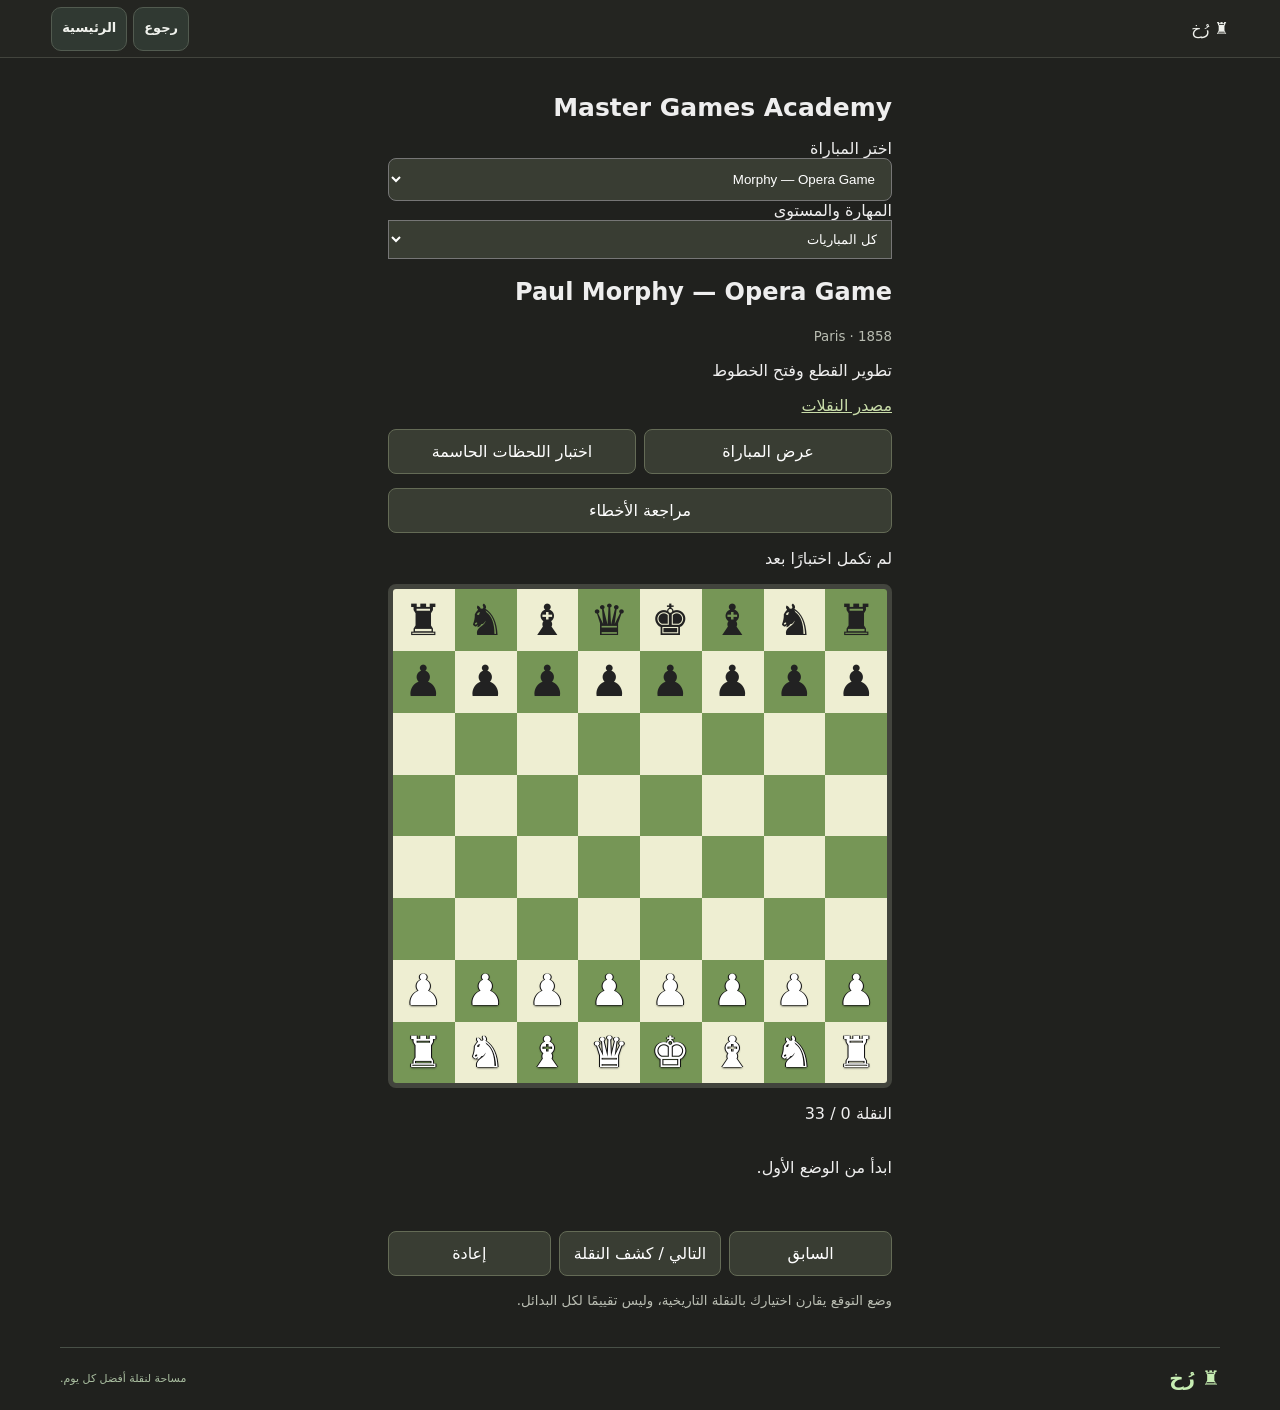
<file: master-games.html>
<!doctype html><html lang="ar" dir="rtl"><head><meta charset="utf-8"><meta name="viewport" content="width=device-width,initial-scale=1"><title>Master Games | رخ</title><style>body{background:#20211e;color:#eee;font:16px system-ui;margin:0}main{max-width:540px;margin:auto;padding:18px}a{color:#c8dca9}h1{font-size:25px}#board{display:grid;grid-template-columns:repeat(8,1fr);aspect-ratio:1;direction:ltr;border:5px solid #42443d;border-radius:8px;overflow:hidden}#board button{border:0;padding:0;font-size:clamp(24px,7vw,43px);line-height:1;aspect-ratio:1;color:#222}#board button.white{color:#fff;text-shadow:0 1px 2px #111,1px 0 #111,-1px 0 #111}#board button.selected{box-shadow:inset 0 0 0 4px #e9b94c}.controls{display:flex;gap:8px;margin:14px 0;flex-wrap:wrap}.controls button{flex:1;padding:12px;background:#393d33;color:white;border:1px solid #646b56;border-radius:8px;font:inherit}#note{min-height:60px;line-height:1.6}small{color:#b9bdb2}</style><link rel="stylesheet" href="site-nav.css?v=327"><script type="module" src="site-nav.js?v=329"></script><link rel="stylesheet" href="site-footer.css"></head><body class="rook-page"><header class="rook-site-header"><a class="brand" href="index.html?v=329#home">♜ <span>رُخ</span></a><nav class="rook-header-nav" aria-label="التنقل"><a class="rook-back" href="index.html?v=329&amp;section=games">رجوع</a><a class="rook-home" href="index.html?v=329#home">الرئيسية</a></nav></header><main><h1>Master Games Academy</h1><label for="game">اختر المباراة</label><select id="game" style="width:100%;padding:12px;background:#393d33;color:white;border-radius:8px"><option value="0">Morphy — Opera Game</option><option value="1">Capablanca — Tartakower</option><option value="2">Nimzowitsch — Sämisch</option><option value="3">Tal — Botvinnik</option><option value="4">Fischer — Byrne</option><option value="5">Karpov — Unzicker</option><option value="6">Kasparov — Topalov</option><option value="7">Carlsen — Anand</option></select><label for="filter">المهارة والمستوى</label><select id="filter" style="width:100%;padding:10px;background:#393d33;color:white"><option value="all">كل المباريات</option><option value="attack">الهجوم والحساب</option><option value="strategy">الاستراتيجية</option><option value="endgame">النهايات</option><option value="basic">أساسي</option><option value="intermediate">متوسط</option><option value="advanced">متقدم</option></select><h2 id="gameTitle"></h2><small id="meta"></small><p id="theme"></p><a id="source" hidden>مصدر النقلات</a><div class="controls"><button id="view">عرض المباراة</button><button id="test">اختبار اللحظات الحاسمة</button></div><div class="controls"><button id="review">مراجعة الأخطاء</button></div><p id="history"></p><div id="board" aria-label="رقعة المباراة"></div><p id="status" aria-live="polite"></p><p id="score" aria-live="polite"></p><div class="controls"><button id="hint" hidden>تلميح</button></div><p id="note" aria-live="polite"></p><div class="controls"><button id="prev">السابق</button><button id="next">التالي / كشف النقلة</button><button id="reset">إعادة</button></div><section id="summary" hidden></section><small>وضع التوقع يقارن اختيارك بالنقلة التاريخية، وليس تقييمًا لكل البدائل.</small></main><footer class="rook-footer" aria-label="تذييل الموقع"><div><b>♜ رُخ</b><span>مساحة لنقلة أفضل كل يوم.</span></div></footer><script type="module">import {Chess} from './chess.js';const games=[{"title":"Paul Morphy — Opera Game","meta":"Paris · 1858","theme":"تطوير القطع وفتح الخطوط","name":"مورفي","moves":["e4","e5","Nf3","d6","d4","Bg4","dxe5","Bxf3","Qxf3","dxe5","Bc4","Nf6","Qb3","Qe7","Nc3","c6","Bg5","b5","Nxb5","cxb5","Bxb5+","Nbd7","O-O-O","Rd8","Rxd7","Rxd7","Rd1","Qe6","Bxd7+","Nxd7","Qb8+","Nxb8","Rd8#"],"notes":{"5":"مورفي يفتح المركز؛ لاحظ أن الملك الأسود لا يزال في الوسط.","6":"افتح المركز عندما يتأخر الخصم في التطوير.","10":"طوّر الفيل مع الضغط على f7.","12":"الوزير يضغط على f7 وb7. — Qb3 يوجّه الوزير نحو أهداف على b7 وf7. لا تتجاهل التطوير لمجرد وجود بيدق يمكن أخذه.","14":"طوّر الحصان بدل التسرع في أخذ بيدق. — Nc3 يضيف قطعة جديدة للعب بدل مطاردة مكاسب صغيرة.","16":"ثبّت الحصان على f6. — Bg5 يقيّد حصان f6 أمام الوزير على e7؛ التثبيت هنا نسبي.","18":"التضحية تفتح خطوط الهجوم على الملك.","20":"الفيل يدخل بكش، وتظهر قيمة فتح الخطوط.","22":"التبييت الطويل يطوّر الرخ مع تأمين الملك. — التبييت الطويل يضع الملك في أمان نسبي ويُدخل الرخ d1 إلى العمود المفتوح.","24":"إزالة المدافع وفتح عمود d.","26":"إدخال الرخ الثاني إلى العمود المفتوح. — Rd1 يضيف الرخ الأخير للهجوم. المشاركة أهم من جمال نقلة منفردة.","30":"تضحية بالوزير لإبعاد الحصان عن d7. — Qb8+ تضحية محسوبة؛ الهدف إجبار الحصان على إخلاء خط الرخ.","32":"مات بالرخ المحمي بالفيل. — Rd8# مات: الفيل g5 يحمي d8 ويقيد الهروب. احسب التضحيات؛ لا تقلدها دون تحقق."},"result":"كش مات — فوز الأبيض","source":"https://www.chess.com/terms/opera-game-chess"},{"title":"Capablanca — Tartakower","meta":"New York · 1924 · 1–0","theme":"نشاط الملك والرخ والبيدق المار","name":"كابابلانكا","moves":["d4","e6","Nf3","f5","c4","Nf6","Bg5","Be7","Nc3","O-O","e3","b6","Bd3","Bb7","O-O","Qe8","Qe2","Ne4","Bxe7","Nxc3","bxc3","Qxe7","a4","Bxf3","Qxf3","Nc6","Rfb1","Rae8","Qh3","Rf6","f4","Na5","Qf3","d6","Re1","Qd7","e4","fxe4","Qxe4","g6","g3","Kf8","Kg2","Rf7","h4","d5","cxd5","exd5","Qxe8+","Qxe8","Rxe8+","Kxe8","h5","Rf6","hxg6","hxg6","Rh1","Kf8","Rh7","Rc6","g4","Nc4","g5","Ne3+","Kf3","Nf5","Bxf5","gxf5","Kg3","Rxc3+","Kh4","Rf3","g6","Rxf4+","Kg5","Re4","Kf6","Kg8","Rg7+","Kh8","Rxc7","Re8","Kxf5","Re4","Kf6","Rf4+","Ke5","Rg4","g7+","Kg8","Rxa7","Rg1","Kxd5","Rc1","Kd6","Rc2","d5","Rc1","Rc7","Ra1","Kc6","Rxa4","d6"],"notes":{"36":"افتح المركز لتفعيل الفيل.","48":"ابدأ تبادل الوزير للانتقال إلى النهاية.","52":"فتح عمود h يهيئ دخول الرخ.","58":"الرخ يدخل الصف السابع.","66":"تبادل الفيل والحصان للوصول إلى نهاية رخ.","68":"نشّط الملك بدل الدفاع السلبي عن البيادق.","72":"ادفع البيدق المار مع دعم الملك.","76":"الملك يصل إلى f6 ويدعم التهديدات.","80":"الرخ يأخذ بيدق c7.","88":"البيدق المار يصل إلى الصف السابع.","92":"الملك يبدأ دعم بيدق d.","102":"تقدم البيدق d؛ انتهت المباراة بفوز الأبيض."},"result":"انتهت المباراة بفوز الأبيض 1–0","source":"https://historicchessgames.com/games/new-york-1924-capablanca-tartakower-89/"},{"title":"Sämisch — Nimzowitsch","meta":"Copenhagen · 1923 · 0–1","theme":"تقييد القطع والسيطرة على الخطوط ونقلات الانتظار","name":"نيمزوفيتش","side":"b","moves":["d4","Nf6","c4","e6","Nf3","b6","g3","Bb7","Bg2","Be7","Nc3","O-O","O-O","d5","Ne5","c6","cxd5","cxd5","Bf4","a6","Rc1","b5","Qb3","Nc6","Nxc6","Bxc6","h3","Qd7","Kh2","Nh5","Bd2","f5","Qd1","b4","Nb1","Bb5","Rg1","Bd6","e4","fxe4","Qxh5","Rxf2","Qg5","Raf8","Kh1","R8f5","Qe3","Bd3","Rce1","h6"],"notes":{"7":"الفيل يضغط على القطر الطويل.","19":"يدعم توسع جناح الوزير.","21":"يكسب مساحة.","33":"يطرد الحصان إلى b1.","39":"يفتح خطوط الهجوم مقابل السماح بأخذ الحصان.","41":"الرخ يدخل الصف الثاني.","43":"مضاعفة الرخين على عمود f.","45":"الرخ يهاجم الوزير.","47":"الفيل يضيّق حركة القطع البيضاء.","49":"نقلة انتظار؛ استسلم الأبيض في هذا الموقف. لا يعني الاسم التاريخي انعدام النقلات القانونية."},"result":"استسلم الأبيض — فوز الأسود 0–1","source":"https://www.chesshistory.com/winter/extra/zugzwang.html"},{"title":"Botvinnik — Tal","meta":"Moscow · 1960 · Game 6 · 0–1","theme":"التضحية والمبادرة والتحول إلى نهاية رابحة","name":"تال","side":"b","moves":["c4","Nf6","Nf3","g6","g3","Bg7","Bg2","O-O","d4","d6","Nc3","Nbd7","O-O","e5","e4","c6","h3","Qb6","d5","cxd5","cxd5","Nc5","Ne1","Bd7","Nd3","Nxd3","Qxd3","Rfc8","Rb1","Nh5","Be3","Qb4","Qe2","Rc4","Rfc1","Rac8","Kh2","f5","exf5","Bxf5","Ra1","Nf4","gxf4","exf4","Bd2","Qxb2","Rab1","f3","Rxb2","fxe2","Rb3","Rd4","Be1","Be5+","Kg1","Bf4","Nxe2","Rxc1","Nxd4","Rxe1+","Bf1","Be4","Ne2","Be5","f4","Bf6","Rxb7","Bxd5","Rc7","Bxa2","Rxa7","Bc4","Ra8+","Kf7","Ra7+","Ke6","Ra3","d5","Kf2","Bh4+","Kg2","Kd6","Ng3","Bxg3","Bxc4","dxc4","Kxg3","Kd5","Ra7","c3","Rc7","Kd4"],"notes":{"13":"يضرب المركز بالبيدق e.","29":"الحصان يتجه نحو f4.","35":"مضاعفة الرخين على عمود c.","37":"كسر بنية البيادق بالنقلة f5.","41":"تضحية عملية بالحصان لفتح خطوط قرب الملك؛ ليست مثبتة كأفضل نقلة هنا.","43":"استرداد البيدق وفتح خطوط الهجوم.","47":"البيدق يهاجم الوزير ويهدد التقدم.","49":"البيدق يأخذ الوزير.","59":"الرخ يسترد رخ الأبيض مع كش.","75":"تنشيط الملك في النهاية.","87":"الملك يدعم البيدق المار.","91":"الملك يقترب من دعم الترقية؛ انتهى السجل المعتمد هنا."},"result":"فوز الأسود 0–1","source":"https://lavichess.com/famous-games/botvinnik-tal-1960"},{"title":"Byrne — Fischer","meta":"New York · 17 October 1956 · 0–1","theme":"الحساب التكتيكي والتضحية بالوزير وتنسيق القطع","name":"فيشر","side":"b","moves":["Nf3","Nf6","c4","g6","Nc3","Bg7","d4","O-O","Bf4","d5","Qb3","dxc4","Qxc4","c6","e4","Nbd7","Rd1","Nb6","Qc5","Bg4","Bg5","Na4","Qa3","Nxc3","bxc3","Nxe4","Bxe7","Qb6","Bc4","Nxc3","Bc5","Rfe8+","Kf1","Be6","Bxb6","Bxc4+","Kg1","Ne2+","Kf1","Nxd4+","Kg1","Ne2+","Kf1","Nc3+","Kg1","axb6","Qb4","Ra4","Qxb6","Nxd1","h3","Rxa2","Kh2","Nxf2","Re1","Rxe1","Qd8+","Bf8","Nxe1","Bd5","Nf3","Ne4","Qb8","b5","h4","h5","Ne5","Kg7","Kg1","Bc5+","Kf1","Ng3+","Ke1","Bb4+","Kd1","Bb3+","Kc1","Ne2+","Kb1","Nc3+","Kc1","Rc2#"],"notes":{"9":"يضرب المركز قبل أن يؤمّن الأبيض ملكه.","21":"يعرض الحصان للأخذ؛ بعد Nxa4 يأتي Nxe4 مهاجمًا الوزير والفيل.","25":"الحصان يأخذ بيدق المركز ويهاجم الوزير والفيل.","31":"كش بالرخ على عمود e يمنع الأبيض من التبييت بعد تحريك الملك.","33":"يترك الوزير معرضًا للأخذ مقابل سلسلة من الكشوف.","35":"يأخذ الفيل بكش ويبدأ التعويض.","37":"تنسيق الحصان والفيل يحد من خيارات الملك.","39":"كش مكتشف مع أخذ بيدق.","45":"يسترد الفيل بعد سلسلة الكشوف.","49":"الحصان يأخذ الرخ؛ احسب التعويض المادي الآن.","59":"الفيل يعزز السيطرة على المربعات.","69":"بداية مطاردة الملك النهائية.","81":"مات بالرخ المحمي بالفيل، والحصان يمنع الهروب."},"result":"كش مات — فوز الأسود 0–1","source":"https://www.bobbychess.com/en/games/byrne-fischer-1956-game-of-the-century/"},{"title":"Karpov — Unzicker","meta":"Nice Olympiad · 1974 · 1–0","theme":"التقييد والضغط على جناحين وتحسين القطع","name":"كاربوف","moves":["e4","e5","Nf3","Nc6","Bb5","a6","Ba4","Nf6","O-O","Be7","Re1","b5","Bb3","d6","c3","O-O","h3","Na5","Bc2","c5","d4","Qc7","Nbd2","Nc6","d5","Nd8","a4","Rb8","axb5","axb5","b4","Nb7","Nf1","Bd7","Be3","Ra8","Qd2","Rfc8","Bd3","g6","Ng3","Bf8","Ra2","c4","Bb1","Qd8","Ba7","Ne8","Bc2","Nc7","Rea1","Qe7","Bb1","Be8","Ne2","Nd8","Nh2","Bg7","f4","f6","f5","g5","Bc2","Bf7","Ng3","Nb7","Bd1","h6","Bh5","Qe8","Qd1","Nd8","Ra3","Kf8","R1a2","Kg8","Ng4","Kf8","Ne3","Kg8","Bxf7+","Nxf7","Qh5","Nd8","Qg6","Kh8","Nh5"],"notes":{"24":"إغلاق المركز يسمح بالتخطيط على الأجنحة.","26":"يبدأ فتح عمود a.","30":"يثبت بنية جناح الوزير.","42":"تهيئة الرخ للمضاعفة.","46":"الفيل يمنع تبادل الرخين على عمود a ويتيح مضاعفتهما خلفه.","50":"مضاعفة الرخين على عمود a.","58":"بدء جبهة ثانية على جناح الملك.","60":"اكتساب مساحة وتقييد دفاع الخصم.","68":"الفيل يتجه إلى h5 لتبادل المدافع.","76":"الحصان يعاد توجيهه نحو جناح الملك.","80":"تبادل الفيل المدافع.","82":"دخول الوزير قرب الملك.","84":"زيادة الضغط على الملك.","86":"بعد Nh5 استسلم الأسود؛ النهاية ليست كش مات."},"result":"استسلم الأسود — فوز الأبيض 1–0","source":"https://www.chessbox.in/chessgame/karpov-anatoly-unzicker-wolfgang/"},{"title":"Kasparov — Topalov","meta":"Wijk aan Zee · 20 January 1999 · 1–0","theme":"التضحيات والحساب العميق ومطاردة الملك","name":"كاسباروف","moves":["e4","d6","d4","Nf6","Nc3","g6","Be3","Bg7","Qd2","c6","f3","b5","Nge2","Nbd7","Bh6","Bxh6","Qxh6","Bb7","a3","e5","O-O-O","Qe7","Kb1","a6","Nc1","O-O-O","Nb3","exd4","Rxd4","c5","Rd1","Nb6","g3","Kb8","Na5","Ba8","Bh3","d5","Qf4+","Ka7","Rhe1","d4","Nd5","Nbxd5","exd5","Qd6","Rxd4","cxd4","Re7+","Kb6","Qxd4+","Kxa5","b4+","Ka4","Qc3","Qxd5","Ra7","Bb7","Rxb7","Qc4","Qxf6","Kxa3","Qxa6+","Kxb4","c3+","Kxc3","Qa1+","Kd2","Qb2+","Kd1","Bf1","Rd2","Rd7","Rxd7","Bxc4","bxc4","Qxh8","Rd3","Qa8","c3","Qa4+","Ke1","f4","f5","Kc1","Rd2","Qa7"],"notes":{"14":"تبادل فيل الفيانكيتو يزيل مدافعًا.","20":"التبييت الطويل يوصل الرخ بالمركز.","40":"إدخال الرخ في عمود e.","42":"الحصان يحتل d5 ويفتح خطوطًا بعد التبادل.","46":"تضحية بالرخ؛ قبولها سمح بالهجوم، لكن رفضها بـ Kb6 كان دفاعًا مهمًا.","48":"كش بالرخ على الصف السابع.","50":"الوزير يدخل الهجوم بكش.","52":"البيدق يطرد الملك من a5.","54":"نقلة هادئة تهيئ استمرار الهجوم.","56":"الرخ يهدد عبر الصف السابع.","64":"كش بالبيدق يفتح خطوطًا جديدة.","66":"الوزير يعود إلى a1 لمواصلة الكش.","70":"نقلة هادئة بالفيل تهيئ أخذ الوزير على c4.","72":"الرخ يشتت الرخ المدافع.","76":"الوزير يسترد الرخ على h8.","86":"استسلم الأسود بعد Qa7."},"result":"استسلم الأسود — فوز الأبيض 1–0","source":"https://lavichess.com/famous-games/kasparov-topalov-1999"},{"title":"Carlsen — Anand","meta":"Chennai · 15 November 2013 · World Championship Game 5 · 1–0","theme":"نشاط الرخ والملك والبيادق المارة والضغط المستمر","name":"كارلسن","moves":["c4","e6","d4","d5","Nc3","c6","e4","dxe4","Nxe4","Bb4+","Nc3","c5","a3","Ba5","Nf3","Nf6","Be3","Nc6","Qd3","cxd4","Nxd4","Ng4","O-O-O","Nxe3","fxe3","Bc7","Nxc6","bxc6","Qxd8+","Bxd8","Be2","Ke7","Bf3","Bd7","Ne4","Bb6","c5","f5","cxb6","fxe4","b7","Rab8","Bxe4","Rxb7","Rhf1","Rb5","Rf4","g5","Rf3","h5","Rdf1","Be8","Bc2","Rc5","Rf6","h4","e4","a5","Kd2","Rb5","b3","Bh5","Kc3","Rc5+","Kb2","Rd8","R1f2","Rd4","Rh6","Bd1","Bb1","Rb5","Kc3","c5","Rb2","e5","Rg6","a4","Rxg5","Rxb3+","Rxb3","Bxb3","Rxe5+","Kd6","Rh5","Rd1","e5+","Kd5","Bh7","Rc1+","Kb2","Rg1","Bg8+","Kc6","Rh6+","Kd7","Bxb3","axb3","Kxb3","Rxg2","Rxh4","Ke6","a4","Kxe5","a5","Kd6","Rh7","Kd5","a6","c4+","Kc3","Ra2","a7","Kc5","h4"],"notes":{"28":"تبادل الوزير والانتقال إلى موقف بلا وزراء.","40":"البيدق المتقدم يجبر الخصم على التعامل معه.","44":"تنشيط الرخ على عمود f.","50":"مضاعفة الرخين على العمود.","54":"اختراق الصف السادس.","58":"تنشيط الملك في غياب الوزير.","68":"الرخ يضغط على h4.","82":"استرداد بيدق مع كش.","86":"دفع البيدق المركزي مع كش.","96":"تبادل الفيلين تمهيدًا لنهاية رخ.","100":"أخذ بيدق h4.","102":"إنشاء بيدق مار بعيد على جناح الوزير.","106":"الرخ يدعم التهديد بالترقية من الصف السابع.","112":"البيدق على a7 يقيّد الرخ الأسود.","114":"دفع بيدق h يخلق تهديدًا على جناح آخر؛ استسلم أناند."},"result":"استسلم الأسود — فوز الأبيض 1–0","source":"https://historicchessgames.com/games/world-championship-2013-carlsen-anand-5/"}];const tags=[['attack','basic'],['endgame','intermediate'],['strategy','advanced'],['attack','advanced'],['attack','advanced'],['strategy','advanced'],['attack','advanced'],['endgame','advanced']];let game=games[0],moves=game.moves,notes=game.notes;const b=new Chess(),$=id=>document.getElementById(id);const target=()=>game.side==='b'?1:0;let ply=0,mode='view',selected=null,feedback='',attempts={},hintLevel=0,reviewing=false,queue=null,saved=false;const keyPlies=()=>Object.keys(notes).map(Number).filter(n=>n>=0&&n<moves.length&&n%2===target()).sort((a,b)=>a-b);const active=()=>queue??keyPlies();const total=()=>active().length;const storageKey=()=> 'rook-master-games-v1:'+game.title;function read(k){try{return JSON.parse(localStorage.getItem(k)||'null')}catch{return null}}function previous(){return read(storageKey())}function missed(){const p=previous();return keyPlies().filter(n=>p?.attempts&&['wrong','hint','revealed'].includes(p.attempts[n]))}function showHistory(){const p=previous();const records=read(storageKey()+':history');const recent=Array.isArray(records)?records.slice(-5).map(x=>Object.values(x.attempts||{}).filter(v=>v==='correct').length+'/'+x.total).join('، '):'';const count=p?Object.values(p.attempts||{}).filter(x=>x==='correct').length:0;$('history').textContent=p?'آخر اختبار كامل: '+count+' / '+p.total+' · للمراجعة: '+missed().length+(recent?' · آخر النتائج: '+recent:''):'لم تكمل اختبارًا بعد';$('review').disabled=!missed().length}function seek(n){b.reset();ply=0;while(ply<n)step();selected=null;hintLevel=0;}function advance(){const n=active().find(n=>n>ply);seek(n===undefined?moves.length:n)}function startTest(review=false){reviewing=review;queue=review?missed():null;attempts={};saved=false;feedback='';seek(active()[0]??moves.length)}function record(kind){if(!attempts[ply])attempts[ply]=kind;}const glyph={k:'♚',q:'♛',r:'♜',b:'♝',n:'♞',p:'♟'};function render(){ $('board').replaceChildren();(game.side==='b'?b.board().slice().reverse().map(row=>row.slice().reverse()):b.board()).forEach((rank,y)=>rank.forEach((p,x)=>{const s='abcdefgh'[game.side==='b'?7-x:x]+(game.side==='b'?y+1:8-y),el=document.createElement('button');el.style.background=(x+y)%2?'#769656':'#eeeed2';el.className=(p?.color==='w'?'white ':'')+(selected===s?'selected':'');el.textContent=p?glyph[p.type]:'';el.setAttribute('aria-label',s+(p?' '+p.color+p.type:''));el.onclick=()=>pick(s);$('board').append(el)}));$('status').textContent=ply===moves.length?game.result:mode==='test'&&ply%2===target()?'توقع نقلة '+game.name+' · '+(Math.floor(ply/2)+1):'النقلة '+ply+' / '+moves.length;$('note').textContent=feedback||(ply?moves[ply-1]+' — '+(notes[ply-1]||'تابع تطور الموقف.'):'ابدأ من الوضع الأول.');$('next').disabled=ply===moves.length;$('prev').disabled=mode==='test'||!ply;$('hint').hidden=mode!=='test'||ply===moves.length;$('score').textContent=mode==='test'?'صحيح من أول محاولة: '+Object.values(attempts).filter(x=>x==='correct').length+' / '+total()+' · تم تقييم '+Object.keys(attempts).length:'';$('summary').hidden=mode!=='test'||ply!==moves.length;if(!$('summary').hidden){$('summary').textContent='ملخص الدرس: '+game.theme+' — '+active().map(n=>moves[n]+': '+notes[n]).join(' | ');if(!saved&&total()>0){saved=true;try{const record={attempts,total:total(),date:new Date().toISOString()};if(!reviewing){const rawHistory=read(storageKey()+':history');const history=Array.isArray(rawHistory)?rawHistory:[];localStorage.setItem(storageKey(),JSON.stringify(record));localStorage.setItem(storageKey()+':history',JSON.stringify([...history,record].slice(-10)))}else{localStorage.setItem(storageKey()+':review',JSON.stringify(record))}}catch{}showHistory()}}}function step(){if(ply<moves.length){b.move(moves[ply]);ply++;}selected=null;}function next(){feedback='';if(mode==='test'){if(ply>=moves.length)return;record('revealed');feedback='النقلة التاريخية: '+moves[ply]+' — '+notes[ply];advance()}else step();render()}function pick(s){if(mode!=='test'||ply%2!==target()||ply>=moves.length)return;const p=b.get(s);if(p?.color===(game.side||'w')){selected=s;render();return}if(!selected)return;let m;try{m=b.move({from:selected,to:s,promotion:'q'})}catch{}if(!m){feedback='نقلة غير قانونية';selected=null;render();return}b.undo();if(m.san===moves[ply]){const n=notes[ply]||'';record('correct');advance();feedback='أحسنت! '+m.san+' '+n}else{record('wrong');feedback='نقلة قانونية، لكنها ليست نقلة الأستاذ التاريخية. قد تكون بديلًا جيدًا؛ الاختبار لا يقيس أفضلية النقلات بالمحرك. جرّب توقع النقلة المسجلة.';selected=null}render()}$('hint').onclick=()=>{if(mode!=='test'||ply>=moves.length)return;record('hint');const m=b.moves({verbose:true}).find(m=>m.san===moves[ply]);if(!m)return;hintLevel++;feedback=hintLevel===1?'القطعة المطلوبة: '+({p:'بيدق',n:'حصان',b:'فيل',r:'رخ',q:'وزير',k:'ملك'})[m.piece]:'مربع البداية: '+m.from;render()};$('next').onclick=next;$('prev').onclick=()=>{feedback='';if(ply){b.undo();ply--}if(mode==='test'&&ply>0&&ply%2!==target()){b.undo();ply--}selected=null;render()};$('reset').onclick=()=>{b.reset();ply=0;selected=null;feedback='';if(mode==='test')startTest(reviewing);render()};$('view').onclick=()=>{mode='view';feedback='';render()};$('test').onclick=()=>{mode='test';startTest();render()};$('review').onclick=()=>{if(!missed().length)return;mode='test';startTest(true);render()};$('filter').onchange=()=>{const f=$('filter').value;const options=Array.from($('game').options);options.forEach((o,i)=>{o.hidden=f!=='all'&&!tags[i].includes(f);o.disabled=o.hidden});if(options[Number($('game').value)]?.disabled){const first=options.find(o=>!o.disabled);if(first)$('game').value=first.value;loadGame()}};function loadGame(){game=games[Number($('game').value)||0];moves=game.moves;notes=game.notes;$('gameTitle').textContent=game.title;$('meta').textContent=game.meta;$('theme').textContent=game.theme;$('source').hidden=!game.source;if(game.source)$('source').href=game.source;b.reset();ply=0;feedback='';selected=null;if(mode==='test')startTest();showHistory();render()}$('game').onchange=loadGame;loadGame();</script></html>
</file>
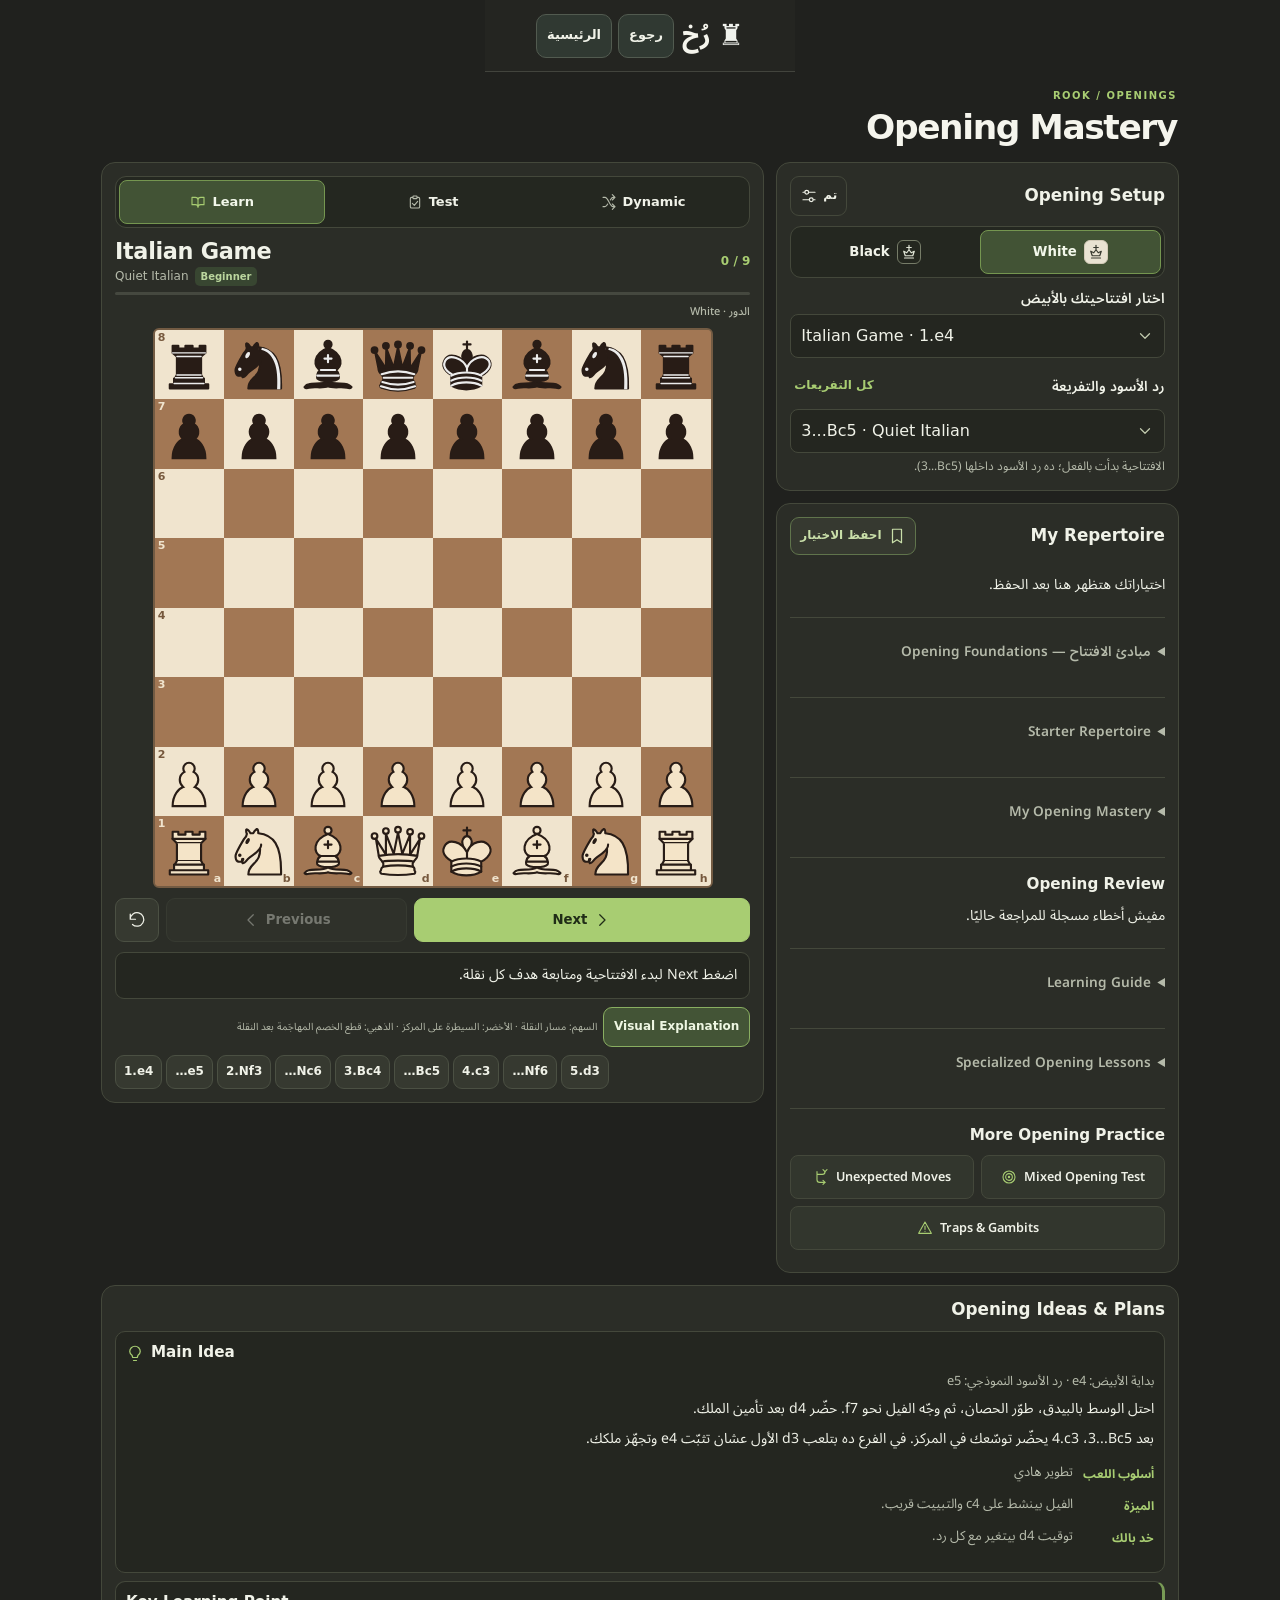
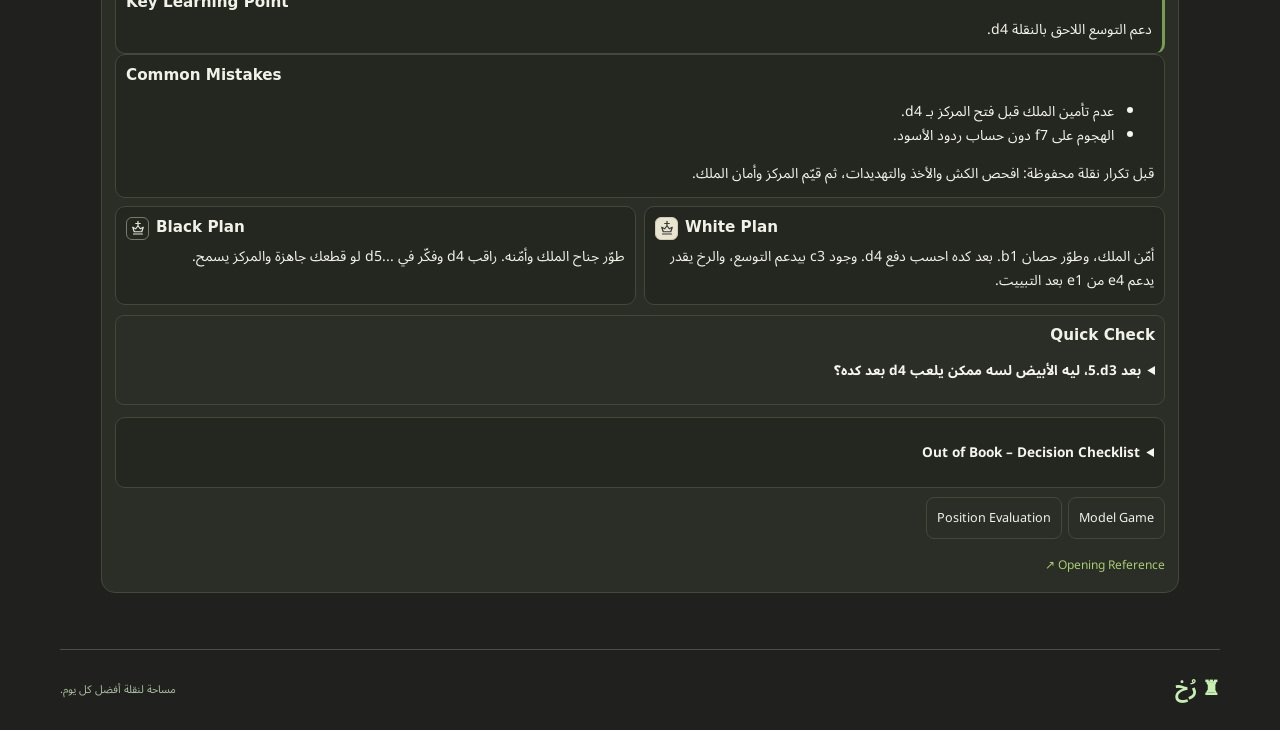
<file: opening-mastery.html>
<!doctype html>
<html lang="ar" dir="rtl">
<head>
  <meta charset="utf-8">
  <meta name="viewport" content="width=device-width, initial-scale=1">
  <meta name="theme-color" content="#20211e">
  <title>Opening Mastery | رُخ</title>
  <link rel="stylesheet" href="style.css?v=32">
  <link rel="stylesheet" href="club.css?v=59">
  <link rel="stylesheet" href="opening-mastery.css?v=10">
<style>.mastery-page #line-context{font-size:12px;line-height:1.55;color:var(--om-muted);margin:5px 0 0}</style><link rel="stylesheet" href="site-nav.css?v=327"><script type="module" src="site-nav.js?v=329"></script><link rel="stylesheet" href="site-footer.css"></head>
<body class="rook-page mastery-page">
<header class="rook-site-header"><a class="brand" href="index.html?v=329#home">♜ <span>رُخ</span></a><nav class="rook-header-nav" aria-label="التنقل"><a class="rook-back" href="index.html?v=329&amp;section=opening">رجوع</a><a class="rook-home" href="index.html?v=329#home">الرئيسية</a></nav></header>
<main>
  <div class="mastery-heading"><div><span class="mastery-kicker">ROOK / OPENINGS</span><h1 lang="en" dir="ltr">Opening Mastery</h1></div></div>
  <div class="mastery-layout">
    <section class="mastery-setup study-panel" aria-label="إعداد التدريب">
      <div class="mastery-section-title"><div class="setup-title-copy"><h2 lang="en" id="setup-title">Opening Setup</h2><p id="setup-summary" dir="ltr" hidden></p></div><button id="toggle-setup" type="button" aria-expanded="true" aria-controls="setup-fields"><span id="setup-toggle-label">طي</span><svg viewBox="0 0 24 24" aria-hidden="true"><path d="M4 7h16M4 17h16"/><circle cx="9" cy="7" r="2.5" fill="var(--om-surface)"/><circle cx="15" cy="17" r="2.5" fill="var(--om-surface)"/></svg></button></div>
      <div id="setup-fields">
      <div id="mastery-color" class="mastery-actions" role="group" aria-label="لون اللعب">
        <button type="button" data-color="w" lang="en"><span class="side-emblem white-emblem"><svg viewBox="0 0 24 24" aria-hidden="true"><path d="M12 3v6M9 6h6M6 20h12M7 17h10l2-6-4 2-3-4-3 4-4-2z"/></svg></span><span>White</span></button>
        <button type="button" data-color="b" lang="en"><span class="side-emblem black-emblem"><svg viewBox="0 0 24 24" aria-hidden="true"><path d="M12 3v6M9 6h6M6 20h12M7 17h10l2-6-4 2-3-4-3 4-4-2z"/></svg></span><span>Black</span></button>
      </div>
      <div class="mastery-fields">
        <label id="first-move-field"><span class="field-caption">نقلة الأبيض</span><select id="first-move" dir="ltr"></select></label>
        <label id="opening-label"><span class="field-caption" id="opening-field-caption">اختار افتتاحيتك</span><select id="opening" dir="ltr"></select></label>
        <div id="line-field"><div class="line-field-heading"><label class="field-caption" id="line-field-caption" for="opening-line">التفريعة</label><button id="toggle-all-lines" type="button" aria-controls="opening-line" aria-pressed="false">كل التفريعات</button></div><select id="opening-line" dir="ltr" aria-describedby="line-context"></select><p id="line-context" class="mastery-muted" hidden></p></div>
      </div>

      </div>
    </section>
    <section class="mastery-training study-panel" aria-label="رقعة التدريب">
      <div id="mastery-mode" class="mastery-actions mastery-modes" role="group" aria-label="طريقة التدريب">
        <button type="button" id="learn-mode" aria-pressed="true"><svg viewBox="0 0 24 24" aria-hidden="true"><path d="M3 5h5a4 4 0 0 1 4 4v11a4 4 0 0 0-4-4H3zM21 5h-5a4 4 0 0 0-4 4v11a4 4 0 0 1 4-4h5z"/></svg><span><strong lang="en">Learn</strong></span></button>
        <button type="button" id="test-mode" aria-pressed="false"><svg viewBox="0 0 24 24" aria-hidden="true"><rect x="5" y="5" width="14" height="16" rx="2"/><rect x="9" y="3" width="6" height="4" rx="1" fill="var(--om-surface)"/><path d="m8 14 3 3 5-6"/></svg><span><strong lang="en">Test</strong></span></button>
        <button type="button" id="dynamic-mode" aria-pressed="false"><svg viewBox="0 0 24 24" aria-hidden="true"><path d="M3 5h3c5 0 7 14 12 14h3m-4-4 4 4-4 4M3 19h3c2 0 3-2 4-4m4-6c1-2 2-4 4-4h3m-4-4 4 4-4 4"/></svg><span><strong lang="en">Dynamic</strong></span></button>
      </div>
      <div class="mastery-section-title mastery-active"><div class="active-opening-copy"><span id="active-category" dir="ltr" hidden></span><h2 id="active-opening" lang="en" dir="ltr"></h2><div class="opening-subtitle" dir="ltr"><span id="active-variation"></span><span id="profile"></span></div></div><span id="line-progress" dir="ltr"></span></div>
      <div class="mastery-progress" aria-hidden="true"><span id="progress-fill"></span></div>
      <div class="mastery-board-bar"><strong id="turn-status"></strong></div>
      <div class="mastery-board-wrap"><div id="mastery-board" class="study-board" aria-label="رقعة شطرنج" role="group"></div><svg id="visual-arrows" viewBox="0 0 320 320" aria-hidden="true"></svg></div>
      <div class="mastery-actions" id="learn-controls" dir="ltr">
        <button id="start-ply" type="button" aria-label="Restart" title="Restart"><svg viewBox="0 0 24 24" aria-hidden="true"><path d="M3 11a9 9 0 1 1 3 7M3 4v7h7"/></svg></button>
        <button id="previous-ply" type="button" lang="en"><svg viewBox="0 0 24 24" aria-hidden="true"><path d="m15 5-7 7 7 7"/></svg>Previous</button>
        <button id="next-ply" type="button" class="primary" lang="en"><span id="next-label">Next</span><svg viewBox="0 0 24 24" aria-hidden="true"><path d="m9 5 7 7-7 7"/></svg></button>
      </div>
      <div class="mastery-actions" id="test-controls" hidden><button id="retry-test" type="button" lang="en">Restart Test</button><span id="test-score" aria-live="polite"></span></div>
      <div id="session-result" class="session-result" hidden><strong id="session-result-title" lang="en"></strong><p id="session-result-text"></p><button id="review-play" type="button">راجع آخر خطأ</button><button id="review-learn" type="button" lang="en">Review in Learn</button></div>
      <p id="move-note" role="status" aria-live="polite"></p>
      <div id="visual-tools" class="mastery-actions"><button id="visual-toggle" type="button" aria-pressed="true">Visual Explanation</button><small id="visual-legend">السهم: النقلة · الأخضر: مربعات المركز · الذهبي: قطع الخصم المهاجَمة بعد النقلة</small></div>
      <div id="hint-tools" class="mastery-actions" hidden><button id="hint-button" type="button">Hint</button><span id="hint-count" dir="ltr"></span></div>
      <p id="hint-text" role="status" hidden></p>
      <div id="move-list" class="mastery-actions" dir="ltr" aria-label="نقلات الخط"></div>
      <section id="middlegame-check" class="mastery-plan" hidden><h3 lang="en">Opening to Middlegame</h3><p id="middlegame-turn"></p><ol id="middlegame-checklist"></ol><div id="strategic-position" hidden><h4 lang="en">Strategic Position</h4><p id="strategic-prompt"></p><div id="strategic-options" class="mastery-actions"></div><p id="strategic-feedback" role="status"></p></div><p id="middlegame-prompt"></p><div id="middlegame-options"></div><p id="middlegame-feedback" role="status"></p></section>
      <section id="response-panel" hidden><h3 id="response-title" class="mastery-icon-heading" lang="en"><svg viewBox="0 0 24 24" aria-hidden="true"><path d="M6 4v12a4 4 0 0 0 4 4h8M6 8h8a4 4 0 0 0 4-4"/><path d="m15 17 3 3-3 3M15 1l3 3 3-3"/></svg><span id="response-heading">Responses &amp; Variations</span></h3><p id="response-caption"></p><div id="tree-branches"></div></section>
    </section>
    <section id="opening-explanation" class="study-panel mastery-explanation">
      <h2 lang="en">Opening Ideas &amp; Plans</h2>
      <div class="mastery-plan idea-card"><h3 class="mastery-icon-heading" lang="en"><svg viewBox="0 0 24 24" aria-hidden="true"><path d="M9 18h6M10 22h4M8 15c-2-1.5-3-3-3-5a7 7 0 0 1 14 0c0 2-1 3.5-3 5l-1 3H9z"/></svg>Main Idea</h3><p id="opening-context" class="mastery-muted"></p>
      <p id="opening-summary"></p><p id="line-idea"></p><dl id="trade-offs"></dl></div>
      <div class="mastery-plan" id="key-point-card"><h3 lang="en">Key Learning Point</h3><p id="key-point"></p></div>
      <section class="mastery-plan" id="opening-mistakes-card"><h3 lang="en">Common Mistakes</h3><ul id="opening-mistakes"></ul><p>قبل تكرار نقلة محفوظة: افحص الكش والأخذ والتهديدات، ثم قيّم المركز وأمان الملك.</p></section><div class="mastery-plans">
        <div id="white-plan-card" class="mastery-plan"><h3 lang="en"><span class="side-emblem white-emblem"><svg viewBox="0 0 24 24" aria-hidden="true"><path d="M12 3v6M9 6h6M6 20h12M7 17h10l2-6-4 2-3-4-3 4-4-2z"/></svg></span>White Plan</h3><p id="white-plan"></p></div>
        <div id="black-plan-card" class="mastery-plan"><h3 lang="en"><span class="side-emblem black-emblem"><svg viewBox="0 0 24 24" aria-hidden="true"><path d="M12 3v6M9 6h6M6 20h12M7 17h10l2-6-4 2-3-4-3 4-4-2z"/></svg></span>Black Plan</h3><p id="black-plan"></p></div>
      </div>
      <section class="mastery-quick-check" id="quick-check" hidden><h3 lang="en">Quick Check</h3><details id="review-question" hidden><summary id="review-prompt"></summary><p id="review-answer"></p></details></section>
      <section id="decision-review" hidden><h3 lang="en">Decision Practice</h3><p id="decision-prompt"></p><div id="decision-options" class="mastery-actions"></div><p id="decision-feedback" role="status"></p><button id="decision-jump" type="button">اعرض وضع القرار</button></section>
      <details class="mastery-plan" id="out-of-book-guide"><summary lang="en">Out of Book – Decision Checklist</summary><ol><li>حدد ما تغير: هل هاجم الخصم قطعة أو فتح خطًا أو هدد الملك؟</li><li>افحص الكش والأخذ والتهديدات للطرفين قبل متابعة الخط المحفوظ.</li><li>إذا لم يوجد تهديد عاجل، قارن نقلتين أو ثلاثًا حسب تطوير القطع والمركز وأمان الملك.</li><li>لا تنفذ كسرًا في المركز أو تضحية لمجرد أنها موجودة في خط آخر؛ احسب الردود أولًا.</li><li>بعد المباراة راجع أول موقف خرجت فيه عن معرفتك وحدد الفكرة التي فاتتك.</li></ol><div class="mastery-actions"><a href="training.html#trainer">تدريب الردود غير المتوقعة</a><a href="personal-analysis.html">تحليل مباراة حقيقية</a></div><small>هذه خطوات لاتخاذ القرار، وليست توصية بنقلة محددة أو تقييمًا من المحرك.</small></details><div id="opening-links" class="mastery-actions"></div>
      <a id="opening-source" rel="noopener noreferrer" target="_blank" lang="en">Opening Reference ↗</a>
    </section>
    <section class="study-panel mastery-library" aria-label="الافتتاحيات المحفوظة">
      <div class="mastery-section-title"><h2 lang="en">My Repertoire</h2><button id="save-opening" type="button"><svg viewBox="0 0 24 24" aria-hidden="true"><path d="M6 3h12v18l-6-4-6 4z"/></svg>احفظ الاختيار</button></div>
      <div id="saved-openings"></div><p id="save-status" role="status"></p>
      <details class="mastery-learning-help" id="opening-foundations"><summary>مبادئ الافتتاح — Opening Foundations</summary><article class="mastery-plan"><h3>المركز والتطوير</h3><ul><li>حاول التأثير على المركز بالبيادق والقطع، لا بالبيادق وحدها.</li><li>طوّر الحصان والفيل لمربعات فعالة، وجهّز أمان الملك.</li><li>تكرار تحريك نفس القطعة يحتاج سببًا، مثل رد تهديد أو كسب ملموس.</li></ul><p dir="ltr">e4 e5 Nf3 Nc6 Bc4 Bc5</p><p>خط افتتاح إيطالي نموذجي لتوضيح التطوير، لا ردود إجبارية.</p><details><summary>لماذا نفضّل تطوير قطعة جديدة في أوضاع كثيرة؟</summary><p>لزيادة عدد القطع المشاركة — هذه أولوية عملية وليست منعًا قانونيًا أو قاعدة بلا استثناء.</p></details></article><article class="mastery-plan"><h3>أمان الملك في الافتتاح</h3><ul><li>أمّن الملك قبل فتح خطوط المركز.</li><li>قيّم أمان جناحي الرقعة قبل اختيار مكان الملك.</li><li>تطوير القطع وربط الرخين يساعدان على التنسيق.</li></ul><p dir="ltr">e4 e5 Nf3 Nc6 Bb5 a6 Ba4 Nf6 O-O</p><p>خط إسباني نموذجي يوضح التبييت بعد إخلاء f1 وg1.</p><details><summary>متى تعطي أمان الملك أولوية؟</summary><p>قبل فتح خطوط المركز إذا كان الملك معرضًا للهجوم — فتح المركز والملك مكشوف قد يمنح الخصم هجومًا سريعًا.</p></details></article><article class="mastery-plan"><h3>افهم الخطة بعد آخر نقلة محفوظة</h3><ul><li>اختر افتتاحًا محدودًا تفهمه، ثم تعلّم ردود الخصم المهمة تدريجيًا.</li><li>اسأل عن كسر البيدق المناسب، وأسوأ قطعة عندك، وأمان الملك.</li><li>إذا خرج الخصم من الخط، عُد للمبادئ وفحص التهديد؛ لا تنفّذ النقلات المحفوظة آليًا.</li></ul><p dir="ltr">e4 c6 d4 d5 Nc3 dxe4 Nxe4 Bf5</p><p>كارو كان: دعم d5 بـc6 وتطوير فيل c8 قبل إغلاق قطره.</p><details><summary>الخصم لعب نقلة غير التي حفظتها. ماذا تفعل؟</summary><p>أفحص التهديد والوضع وأختار خطة مناسبة — المعرفة بالخطط تفيدك حين ينتهي الحفظ؛ النقلات لا تنفصل عن وضع الرقعة.</p></details></article></details><details class="mastery-learning-help" id="starter-repertoire"><summary lang="en">Starter Repertoire</summary><p>ابدأ بالإيطالي بالأبيض، ودفاع واحد ضد e4، وتعلّم التعامل مع جامبيت الوزير ولندن بالأسود. باقي الاختيارات للتوسّع بعد الأساسيات.</p><div id="starter-items"></div></details>
      <details class="mastery-learning-help" id="mastery-dashboard"><summary lang="en">My Opening Mastery</summary><p>تقييم تدريبي حسب تغطية مواقف الخطوط الأساسية والإجابة من أول محاولة بدون تلميح: 60% Test و40% Dynamic. غير المقاس لا يُحسب إتقانًا.</p><div id="mastery-scores"></div></details>
      <section class="mastery-extra" id="review-section"><h3 lang="en">Opening Review</h3><p id="review-summary"></p><div id="review-items"></div></section>
      <details class="mastery-learning-help"><summary lang="en">Learning Guide</summary><p>Learn → Test → Dynamic → Review</p><p>شاهد النقلات وافهم هدفها، ثم اختبر خطًا محددًا. بعد ذلك واجه ردودًا متنوعة من الخطوط المدروسة وراجع أخطاءك. وضع Dynamic لا يستخدم محركًا ولا يغطي كل النقلات القانونية. لو الخصم خرج عن الخطوط، افحص تهديده ثم اختر نقلة تطوّر قطعة أو تحمي المركز أو تؤمّن الملك حسب الوضع. استخدم Unexpected Moves للتدرب على أمثلة إضافية.</p><p id="learning-order-note"></p><p>راجع مبادئ الافتتاح في Opening Foundations.</p></details>
      <details class="mastery-learning-help"><summary lang="en">Specialized Opening Lessons</summary><div class="mastery-actions"><a href="study.html#Dutch%20Defense">Dutch Defense</a><a href="study.html#Offbeat%20Openings">Offbeat Openings</a></div></details><div class="mastery-extra"><h3 lang="en">More Opening Practice</h3><div class="mastery-actions"><a href="training.html#trainer"><svg viewBox="0 0 24 24" aria-hidden="true"><path d="M6 4v12a4 4 0 0 0 4 4h8M6 8h8a4 4 0 0 0 4-4"/><path d="m15 17 3 3-3 3M15 1l3 3 3-3"/></svg><span>Unexpected Moves</span></a><a href="training.html#exam"><svg viewBox="0 0 24 24" aria-hidden="true"><circle cx="12" cy="12" r="9"/><circle cx="12" cy="12" r="5"/><circle cx="12" cy="12" r="1"/></svg><span>Mixed Opening Test</span></a><a href="index.html#opening-traps"><svg viewBox="0 0 24 24" aria-hidden="true"><path d="M12 3 2.5 20h19zM12 9v5M12 17h.01"/></svg><span>Traps &amp; Gambits</span></a></div></div>
    </section>
  </div>
</main><footer class="rook-footer" aria-label="تذييل الموقع"><div><b>♜ رُخ</b><span>مساحة لنقلة أفضل كل يوم.</span></div></footer>
<script type="module" src="opening-mastery.js?v=304"></script>
</body>
</html>
</file>
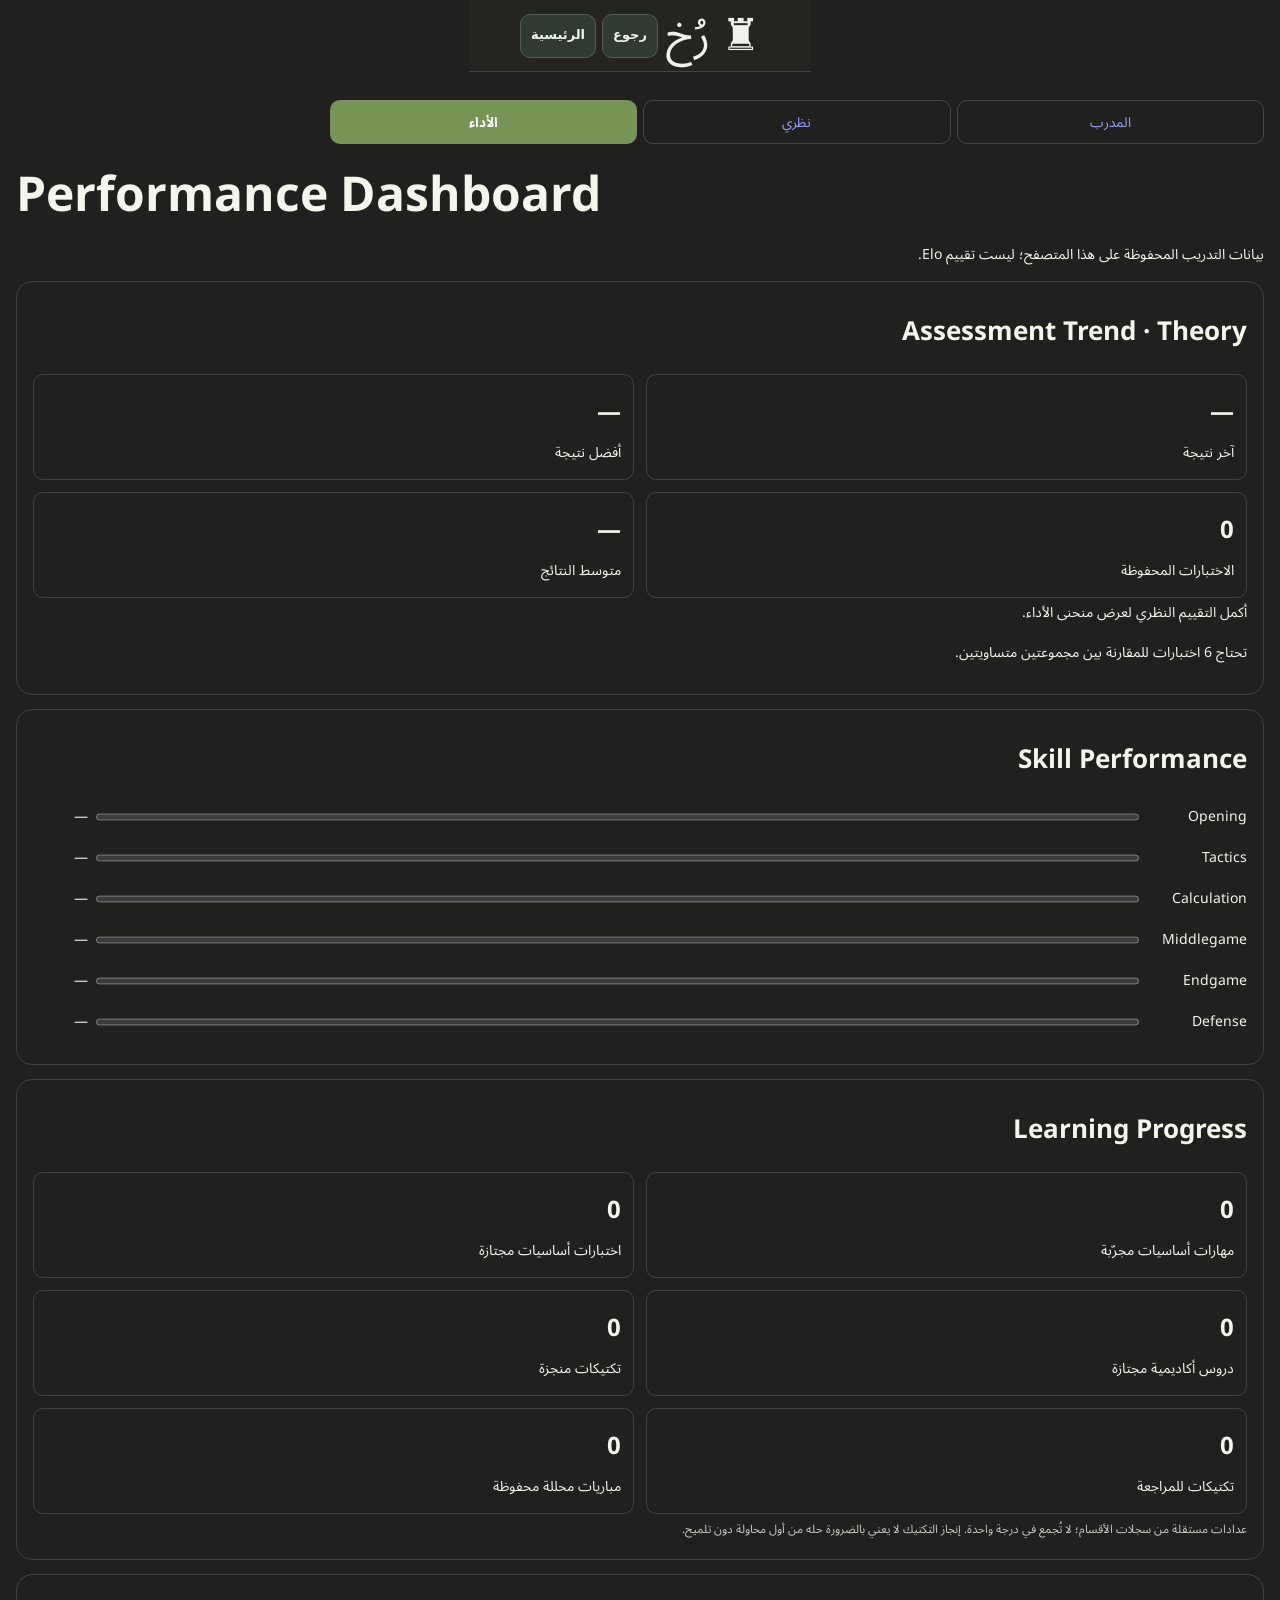
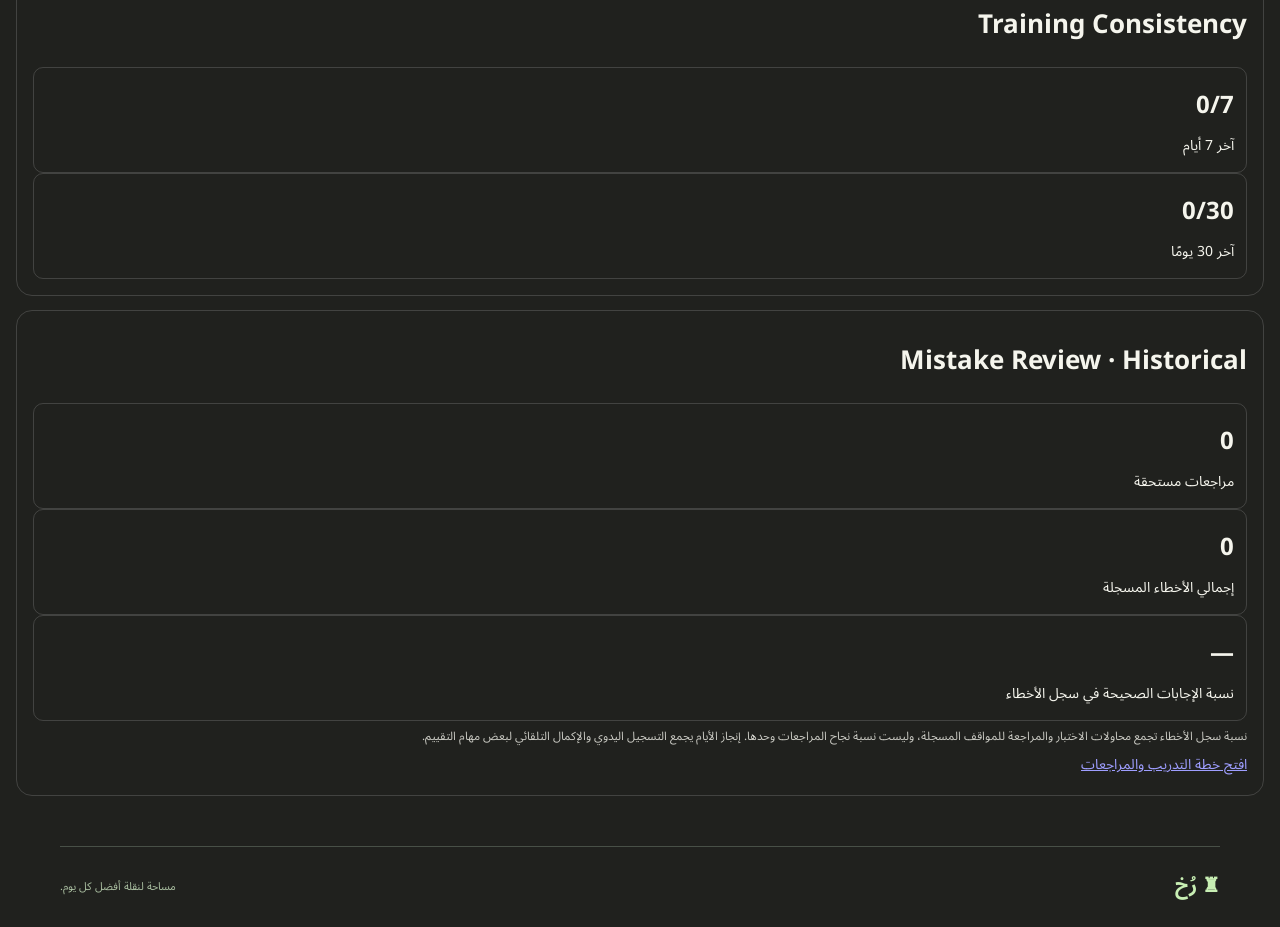
<file: performance-dashboard.html>
<!doctype html><html lang="ar" dir="rtl"><head><meta charset="utf-8"><meta name="viewport" content="width=device-width,initial-scale=1"><title>رُخ | Performance Dashboard</title><link rel="stylesheet" href="style.css?v=32"><link rel="stylesheet" href="club.css?v=61"><style>main{max-width:760px;margin:auto;padding:16px}.panel{border:1px solid #8885;border-radius:16px;padding:16px;margin:14px 0}.metrics{display:grid;grid-template-columns:repeat(2,minmax(0,1fr));gap:12px}.metric{padding:12px;border:1px solid #8885;border-radius:10px}.metric strong{display:block;font-size:1.5rem}.skill{display:grid;grid-template-columns:100px 1fr 55px;gap:8px;align-items:center;margin:12px 0}progress{width:100%;accent-color:#81a65c}svg{width:100%;height:auto}small{opacity:.8}.coach-nav{display:grid;grid-template-columns:repeat(4,minmax(0,1fr));gap:6px;margin:12px 0 20px;direction:rtl}.coach-nav a{display:flex;align-items:center;justify-content:center;text-align:center;min-height:44px;padding:6px;border:1px solid #8886;border-radius:10px;font-size:.85rem;text-decoration:none}.coach-nav a[aria-current=page]{background:#779556;color:#fff;font-weight:700}@media(max-width:380px){.coach-nav{grid-template-columns:repeat(2,minmax(0,1fr))}}</style><link rel="stylesheet" href="site-nav.css?v=327"><script type="module" src="site-nav.js?v=329"></script><link rel="stylesheet" href="site-footer.css"></head><body class="rook-page"><header class="rook-site-header"><a class="brand" href="index.html?v=329#home">♜ رُخ</a><nav class="rook-header-nav" aria-label="التنقل"><a class="rook-back" href="index.html?v=329&amp;section=progress">رجوع</a><a class="rook-home" href="index.html?v=329#home">الرئيسية</a></nav></header><main><nav class="coach-nav" aria-label="أقسام المدرب"><a href="personal-coach.html">المدرب</a><a href="assessment.html">نظري</a><a href="performance-dashboard.html" aria-current="page">الأداء</a></nav><h1 dir="ltr">Performance Dashboard</h1><p>بيانات التدريب المحفوظة على هذا المتصفح؛ ليست تقييم Elo.</p><section class="panel"><h2>Assessment Trend · Theory</h2><div class="metrics" id="metrics"></div><div id="trend"></div><p id="comparison"></p></section><section class="panel"><h2>Skill Performance</h2><div id="skills"></div></section><section class="panel"><h2>Learning Progress</h2><div class="metrics" id="learningProgress"></div><small>عدادات مستقلة من سجلات الأقسام؛ لا تُجمع في درجة واحدة. إنجاز التكتيك لا يعني بالضرورة حله من أول محاولة دون تلميح.</small></section><section class="panel"><h2>Training Consistency</h2><div id="consistency"></div></section><section class="panel"><h2>Mistake Review · Historical</h2><div id="mistakes"></div><a href="personal-coach.html">افتح خطة التدريب والمراجعات</a></section></main><footer class="rook-footer" aria-label="تذييل الموقع"><div><b>♜ رُخ</b><span>مساحة لنقلة أفضل كل يوم.</span></div></footer><script>const $=id=>document.getElementById(id);function read(k,f){try{return JSON.parse(localStorage.getItem(k))??f}catch{return f}}const raw=read('rook-practical-assessment-history-v1',[]);let theory=[];try{const latest=JSON.parse(localStorage.getItem('rook-assessment-v1')||'null');const raw=JSON.parse(localStorage.getItem('rook-theory-history-v1')||'[]');theory=(Array.isArray(raw)&&raw.length?raw:latest?[latest]:[]).filter(r=>r&&Number.isInteger(r.total)&&r.total>=0&&r.total<=18&&r.scores&&Object.values(r.scores).every(n=>Number.isInteger(n)&&n>=0&&n<=3)).map(r=>({score:r.total,total:18,date:r.date,skills:Object.fromEntries(Object.entries(r.scores).map(([k,v])=>[k,{correct:v,total:3}]))}));}catch{}const history=theory;const daily=read('rook-daily-training-v1',{});const mistakes=Object.values(read('rook-mistakes-v1',{})||{}).filter(x=>x&&Array.isArray(x.question));const names=['Opening','Tactics','Calculation','Middlegame','Endgame','Defense'];function metric(box,label,value){const d=document.createElement('div');d.className='metric';const s=document.createElement('strong');s.textContent=value;const p=document.createElement('span');p.textContent=label;d.append(s,p);box.append(d)}function uniqueCount(a){return Array.isArray(a)?new Set(a.filter(x=>typeof x==='string'||Number.isSafeInteger(x))).size:0}function learningCounts(f,a,t,g){return [uniqueCount(f?.practice),Object.values(f?.exams||{}).filter(x=>x?.score===3).length,uniqueCount(a?.passed),uniqueCount(t?.solved),uniqueCount(t?.review),uniqueCount(Array.isArray(g)?g.filter(x=>x&&typeof x.key==='string'&&Number.isFinite(Date.parse(x.date))).map(x=>x.key):[])]}const learning=learningCounts(read('rook-fundamentals',{}),read('rook-academy',{}),read('rook-tactics-lab',{}),read('rook.performance.v222',[]));['مهارات أساسيات مجرّبة','اختبارات أساسيات مجتازة','دروس أكاديمية مجتازة','تكتيكات منجزة','تكتيكات للمراجعة','مباريات محللة محفوظة'].forEach((label,i)=>metric($('learningProgress'),label,learning[i]));const last=history.at(-1);metric($('metrics'),'آخر نتيجة',last?last.score+'/18':'—');metric($('metrics'),'أفضل نتيجة',history.length?Math.max(...history.map(r=>r.score))+'/18':'—');metric($('metrics'),'الاختبارات المحفوظة',history.length);metric($('metrics'),'متوسط النتائج',history.length?Math.round(history.reduce((s,r)=>s+r.score,0)/history.length/18*100)+'%':'—');const avg=a=>a.reduce((s,r)=>s+r.score,0)/a.length;const recent=history.slice(-3),previous=history.slice(-6,-3);$('comparison').textContent=history.length>=6?'متوسط آخر 3 اختبارات مقابل الثلاثة السابقة: '+(avg(recent)-avg(previous)>=0?'+':'')+(avg(recent)-avg(previous)).toFixed(1)+' نقطة':'تحتاج 6 اختبارات للمقارنة بين مجموعتين متساويتين.';if(history.length){const ns='http://www.w3.org/2000/svg',svg=document.createElementNS(ns,'svg');svg.setAttribute('viewBox','0 0 340 180');svg.setAttribute('role','img');svg.setAttribute('aria-label','منحنى نتائج الاختبارات من صفر إلى 18');const data=history.slice(-15);const point=(r,i)=>[30+i*290/Math.max(1,data.length-1),155-r.score*130/18];for(const n of [0,6,12,18]){const y=155-n*130/18,l=document.createElementNS(ns,'line');l.setAttribute('x1',30);l.setAttribute('x2',320);l.setAttribute('y1',y);l.setAttribute('y2',y);l.setAttribute('stroke','#888');l.setAttribute('opacity','.3');svg.append(l);const t=document.createElementNS(ns,'text');t.setAttribute('x',4);t.setAttribute('y',y+4);t.setAttribute('fill','currentColor');t.setAttribute('font-size',10);t.textContent=n;svg.append(t)}const line=document.createElementNS(ns,'polyline');line.setAttribute('points',data.map((r,i)=>point(r,i).join(',')).join(' '));line.setAttribute('fill','none');line.setAttribute('stroke','#81a65c');line.setAttribute('stroke-width',2);svg.append(line);data.forEach((r,i)=>{const [x,y]=point(r,i),c=document.createElementNS(ns,'circle');c.setAttribute('cx',x);c.setAttribute('cy',y);c.setAttribute('r',3);c.setAttribute('fill','#81a65c');svg.append(c)});$('trend').append(svg)}else $('trend').textContent='أكمل التقييم النظري لعرض منحنى الأداء.';for(const name of names){let correct=0,total=0;for(const r of recent){const v=r.skills?.[name];if(v&&Number.isFinite(v.correct)&&Number.isFinite(v.total)&&v.total>0&&v.correct>=0&&v.correct<=v.total){correct+=v.correct;total+=v.total}}const row=document.createElement('div');row.className='skill';const label=document.createElement('span');label.textContent=name;const bar=document.createElement('progress');bar.max=100;bar.value=total?100*correct/total:0;const value=document.createElement('span');value.textContent=total?Math.round(100*correct/total)+'%':'—';row.append(label,bar,value);$('skills').append(row)}const key=d=>[d.getFullYear(),String(d.getMonth()+1).padStart(2,'0'),String(d.getDate()).padStart(2,'0')].join('-');function completed(n){let count=0;for(let i=0;i<n;i++){const d=new Date();d.setDate(d.getDate()-i);const e=daily?.[key(d)];if(Array.isArray(e?.tasks)&&e.tasks.length===4&&Array.isArray(e.done)&&e.tasks.every(t=>t&&e.done.includes(t.id)))count++}return count}metric($('consistency'),'آخر 7 أيام',completed(7)+'/7');metric($('consistency'),'آخر 30 يومًا',completed(30)+'/30');const errors=mistakes.reduce((s,x)=>s+Math.max(0,Number(x.errors)||0),0),correct=mistakes.reduce((s,x)=>s+Math.max(0,Number(x.correct)||0),0);metric($('mistakes'),'مراجعات مستحقة',mistakes.filter(x=>(x.due||0)<=Date.now()).length);metric($('mistakes'),'إجمالي الأخطاء المسجلة',errors);metric($('mistakes'),'نسبة الإجابات الصحيحة في سجل الأخطاء',errors+correct?Math.round(100*correct/(errors+correct))+'%':'—');for(const name of names){const n=mistakes.filter(x=>x.question[0]===name).reduce((s,x)=>s+Math.max(0,Number(x.errors)||0),0);if(n){const p=document.createElement('p');p.textContent=name+' · '+n+' أخطاء مسجلة';$('mistakes').append(p)}}const note=document.createElement('small');note.textContent='نسبة سجل الأخطاء تجمع محاولات الاختبار والمراجعة للمواقف المسجلة، وليست نسبة نجاح المراجعات وحدها. إنجاز الأيام يجمع التسجيل اليدوي والإكمال التلقائي لبعض مهام التقييم.';$('mistakes').append(note)</script></body></html>
</file>
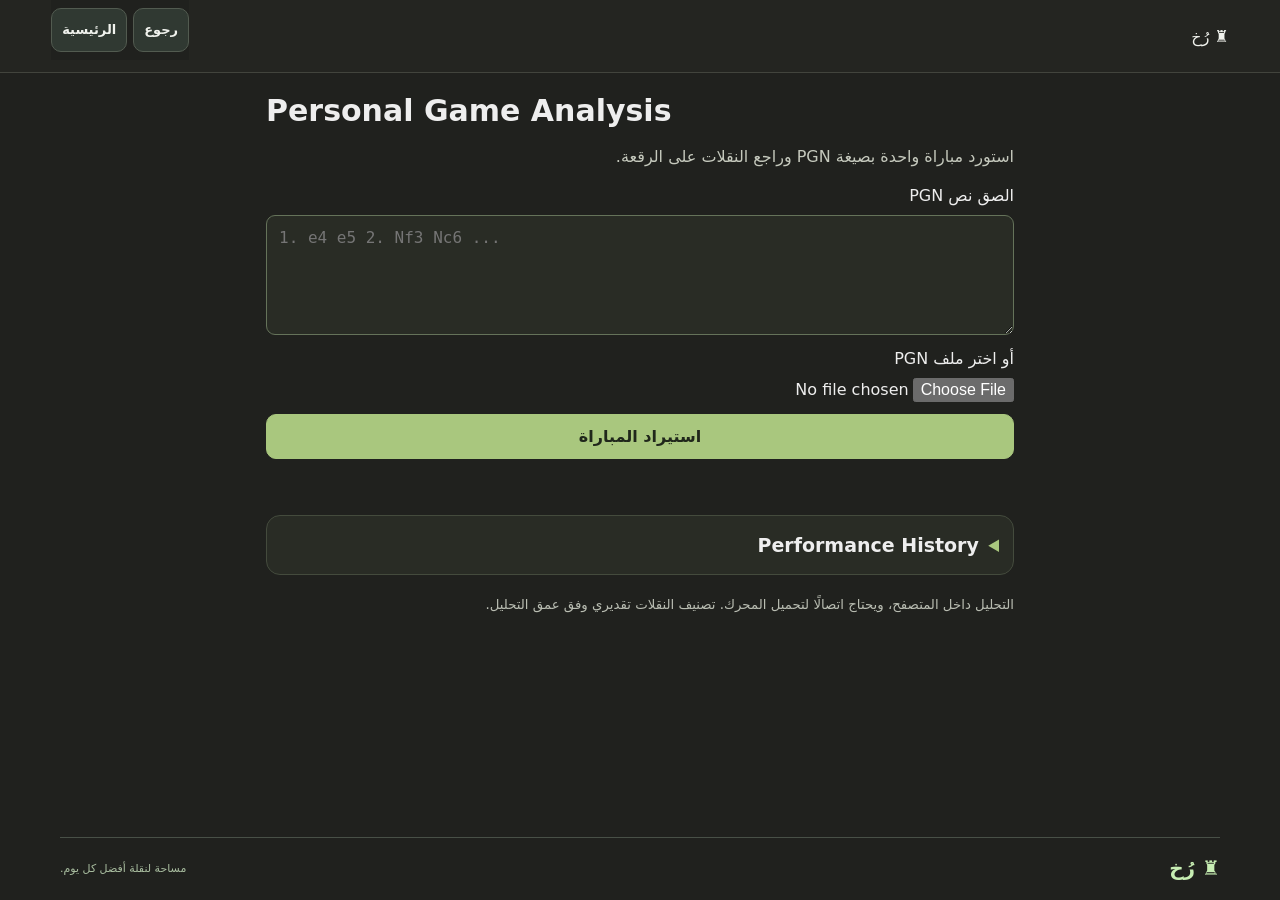
<file: personal-analysis.html>
<!doctype html>
<html lang="ar" dir="rtl"><head><meta charset="utf-8"><meta name="viewport" content="width=device-width,initial-scale=1"><title>Personal Game Analysis | رخ</title><style>
*{box-sizing:border-box}body{margin:0;background:#20211e;color:#eee;font:16px system-ui}main{max-width:660px;margin:auto;padding:16px}h1{font-size:25px}p{line-height:1.6;color:#c5c9bd}a,button{color:#e1ebd6}button,a.nav{background:#30382b;border:1px solid #65735a;border-radius:9px;padding:12px;font:inherit;min-height:44px;text-decoration:none;cursor:pointer}button:disabled{opacity:.45}textarea{width:100%;min-height:120px;background:#292c25;color:#eee;border:1px solid #65735a;border-radius:9px;padding:12px;font:16px monospace;direction:ltr}label{display:block;margin:10px 0}nav,.controls{display:flex;gap:8px;flex-wrap:wrap;margin:12px 0}.controls button{flex:1}#board{display:grid;grid-template-columns:repeat(8,1fr);aspect-ratio:1;direction:ltr;border:4px solid #42443d;border-radius:8px;overflow:hidden}.sq{position:relative;display:grid;place-items:center;min-width:0}.sq img{width:90%;height:90%;object-fit:contain}.sq small{position:absolute;bottom:1px;left:2px;color:#222;font-size:10px}.sq.last{box-shadow:inset 0 0 0 4px #d5b84b}#moves{display:flex;flex-wrap:wrap;gap:5px;direction:ltr;max-height:180px;overflow:auto}#moves button{padding:7px 10px;font-size:14px}#moves button[aria-current=true]{background:#69834d}#status{min-height:24px}section[hidden]{display:none}input{max-width:100%;font:inherit}small{color:#b9bdb2}
</style><style id="v228-ui">
:root{color-scheme:dark;--panel:#292c25;--edge:#444b3d;--accent:#a9c77e;--muted:#b9c0b1}body{background:#20211e}main{max-width:780px;padding:12px 16px calc(24px + env(safe-area-inset-bottom));}nav{position:sticky;top:0;z-index:5;background:#20211e;padding:8px 0;margin:0 0 12px}h1{font-size:clamp(22px,5vw,30px);margin:8px 0}h2{font-size:20px;margin:0 0 12px}h3{font-size:17px;color:#dce8ce;margin:12px 0}p{overflow-wrap:anywhere}button,a.nav{border-radius:10px;background:#343b2e;border-color:#56634a;touch-action:manipulation}button:focus-visible,a:focus-visible,select:focus-visible{outline:2px solid #d5b84b;outline-offset:2px}button[hidden],section[hidden],input[hidden]{display:none!important}#load,#reviewGame,#trainingNext{background:#a9c77e;color:#20271b;border-color:#a9c77e;font-weight:700}#stopAnalysis,#retryExit{background:#38332d;border-color:#67594a}#viewer,#historyPanel,#reviewPanel,#retryPanel,#weaknessPanel,#trainingPlan{min-width:0;border:1px solid var(--edge);border-radius:14px;background:var(--panel);padding:14px;margin:14px 0}#board{max-width:560px;margin:0 auto;border:3px solid #4c5544;grid-template-rows:repeat(8,minmax(0,1fr));box-shadow:0 8px 22px #0003}.sq{min-height:0}.sq img{max-height:100%;pointer-events:none}#position,#evaluation,#pv,#qualityResult{font-variant-numeric:tabular-nums;overflow-wrap:anywhere}#position{text-align:center;font-size:13px}#moves{padding:8px;background:#22251f;border-radius:10px;max-height:150px}#moves button{min-height:36px}#reviewStats{display:grid;grid-template-columns:repeat(2,minmax(0,1fr));gap:8px;margin:12px 0}#reviewStats p,#historySummary{background:#22251f;border:1px solid var(--edge);border-radius:10px;padding:12px;margin:0;line-height:1.8}#historyList p{border-bottom:1px solid var(--edge);padding:10px 0;margin:0;font-size:14px}#historyList{max-height:260px;overflow:auto}progress{accent-color:var(--accent);height:10px}select{font:inherit;padding:8px 12px;border-radius:8px;border:1px solid var(--edge);background:#22251f;color:#eee}#historyPanel summary{cursor:pointer;font-weight:700;font-size:19px;padding:4px 0}#historyPanel summary::marker{color:var(--accent)}#reviewGraph,#historyGraph{display:block;margin:12px 0}#retryCount{color:var(--accent)}@media(max-width:480px){main{padding-inline:10px}#viewer,#historyPanel,#reviewPanel,#retryPanel,#weaknessPanel,#trainingPlan{padding:10px}#viewer>.controls{gap:6px}#viewer>.controls button{padding:9px 5px;font-size:13px;min-width:0}#reviewStats{grid-template-columns:1fr}#historyPanel .controls button{font-size:13px;padding:8px}#board{width:100%}#reviewPanel #weaknessPanel,#weaknessPanel #trainingPlan{border:0;padding:0;background:transparent}}@media(prefers-reduced-motion:reduce){*{scroll-behavior:auto!important}}
</style><link rel="stylesheet" href="site-nav.css?v=327"><script type="module" src="site-nav.js?v=329"></script><link rel="stylesheet" href="site-footer.css"></head><body class="rook-page"><header class="rook-site-header"><a class="brand" href="index.html?v=329#home">♜ <span>رُخ</span></a><nav class="rook-header-nav" aria-label="التنقل"><a class="rook-back" href="index.html?v=329&amp;section=games">رجوع</a><a class="rook-home" href="index.html?v=329#home">الرئيسية</a></nav></header><main><h1 lang="en" dir="ltr">Personal Game Analysis</h1><p>استورد مباراة واحدة بصيغة PGN وراجع النقلات على الرقعة.</p><label for="pgn">الصق نص PGN</label><textarea id="pgn" spellcheck="false" placeholder="1. e4 e5 2. Nf3 Nc6 ..."></textarea><label for="file">أو اختر ملف PGN</label><input id="file" type="file" accept=".pgn,.txt"><div class="controls"><button id="load">استيراد المباراة</button></div><p id="status" role="status"></p><details id="historyPanel"><summary>Performance History</summary><p id="historyStatus" role="status"></p><div class="controls"><button id="exportHistory">تصدير نسخة احتياطية</button><button id="importHistory">استيراد نسخة احتياطية</button></div><input id="historyFile" type="file" accept=".json,application/json" hidden><div id="historySummary"></div><svg id="historyGraph" viewBox="0 0 320 120" style="width:100%;background:#292c25;border-radius:8px" role="img" aria-label="تطور الدقة عبر المباريات"></svg><div id="historyList"></div></details><section id="viewer" hidden><h2 id="players" dir="auto"></h2><p id="meta"></p><div id="board" aria-label="رقعة المباراة"></div><section id="retryPanel" hidden><h3>Retry Your Mistakes</h3><p id="retryStatus" role="status"></p><div class="controls"><button id="retryHint">تلميح</button><button id="retryReveal">إظهار الحل</button><button id="retryExit">إنهاء التدريب</button></div></section><p id="position" dir="ltr"></p><div class="controls"><button id="start">البداية</button><button id="prev">السابق</button><button id="next">التالي</button><button id="end">النهاية</button><button id="flip">اقلب الرقعة</button></div><div id="moves" aria-label="قائمة النقلات"></div><div class="controls"><button id="analyze">حلّل الموقف</button><button id="stopAnalysis">إيقاف التحليل</button></div><p id="evaluation" dir="ltr" role="status"></p><p id="pv" dir="ltr"></p><button id="quality">قيّم النقلة الحالية</button><p id="qualityResult" role="status"></p><button id="retryMistake" hidden>أعد محاولة هذه النقلة</button><p id="retryCount"></p><section id="moveExplanation" hidden style="background:#292c25;border:1px solid #65735a;border-radius:10px;padding:12px;margin:12px 0"><h3 style="margin-top:0">Smart Move Explanation</h3><p id="explanationText"></p><p id="explanationLine" dir="ltr"></p></section><div class="controls"><button id="reviewGame">مراجعة المباراة بالكامل</button></div><section id="reviewPanel" hidden><h2>Game Review</h2><button id="saveReview">حفظ الأداء في السجل</button><progress id="reviewProgress" style="width:100%"></progress><p id="reviewStatus" role="status"></p><div id="reviewStats"></div><svg id="reviewGraph" viewBox="0 0 320 120" style="width:100%;background:#292c25;border-radius:8px" role="img" aria-label="منحنى تقييم الأبيض"></svg><section id="weaknessPanel"><h3>Weakness Detection</h3><p><small>مؤشرات من النقلات المحللة في المباراة الحالية، وليست تشخيصًا نهائيًا لمستواك.</small></p><label>لونك <select id="weaknessSide"><option value="w">الأبيض</option><option value="b">الأسود</option></select></label><div id="weaknessResults"></div><section id="trainingPlan"><h3>Personalized Training</h3><p id="trainingProgress"></p><div id="trainingTasks"></div><button id="trainingNext" hidden>ابدأ التدريب التالي</button></section></section><h3>اللحظات الحاسمة</h3><div id="critical" class="controls"></div><small>الدقة تقديرية خاصة برُخ، وليست نسبة Chess.com. الرسم محدود عند ±10 بيادق.</small></section><small>Stockfish 10 · Depth 12 · التقييم من منظور الأبيض. <a href="https://github.com/niklasf/stockfish.js">المصدر والترخيص GPL-3.0</a></small></section><p><small>التحليل داخل المتصفح، ويحتاج اتصالًا لتحميل المحرك. تصنيف النقلات تقديري وفق عمق التحليل.</small></p></main><footer class="rook-footer" aria-label="تذييل الموقع"><div><b>♜ رُخ</b><span>مساحة لنقلة أفضل كل يوم.</span></div></footer><script type="module">
import {Chess} from './chess.js';
const $=id=>document.getElementById(id);
let moves=[],initial='',ply=0,flipped=false;
function parse(text){if(!text.trim()||text.length>250000)throw Error('اختر مباراة واحدة بنص صالح لا يتجاوز 250 ألف حرف.');if((text.match(/^\s*\[Event\s/gm)||[]).length>1)throw Error('اختر مباراة واحدة فقط.');const game=new Chess();game.loadPgn(text,{strict:true});const moves=game.history({verbose:true});if(!moves.length)throw Error('لا توجد نقلات في الملف.');return {moves,initial:moves[0].before,headers:game.getHeaders()};}
function render(){const g=new Chess(ply?moves[ply-1].after:initial);const last=moves[ply-1];const board=$('board');board.replaceChildren();const files=flipped?'hgfedcba':'abcdefgh',ranks=flipped?'12345678':'87654321';for(const rank of ranks)for(const file of files){const square=file+rank,p=g.get(square),cell=document.createElement('div');cell.className='sq'+(last&&(last.from===square||last.to===square)?' last':'');cell.style.background=('abcdefgh'.indexOf(file)+Number(rank))%2?'#769656':'#eeeed2';cell.setAttribute('aria-label',square+(p?' '+p.color+p.type:''));if(p){const img=document.createElement('img');img.src='pieces/'+p.color+p.type.toUpperCase()+'.svg';img.alt=p.color+p.type;cell.append(img)}if(file===files[0]||rank===ranks.at(-1)){const label=document.createElement('small');label.textContent=(file===files[0]?rank:'')+(rank===ranks.at(-1)?file:'');cell.append(label)}board.append(cell)}$('position').textContent=ply+' / '+moves.length+' · '+(last?.san||'Start')+' · '+(g.turn()==='w'?'White':'Black')+' to move';$('prev').disabled=$('start').disabled=ply===0;$('next').disabled=$('end').disabled=ply===moves.length;for(const [i,b] of [...$('moves').children].entries())b.setAttribute('aria-current',String(i+1===ply));}
function go(n){exitRetry();resetEngine();ply=Math.max(0,Math.min(moves.length,n));render();showQuality()}
$('load').onclick=()=>{try{const data=parse($('pgn').value);exitRetry();solved.clear();assisted.clear();updateRetryCount();resetEngine();qualityCache.clear();fenCache.clear();currentWeakness={};$('reviewPanel').hidden=true;$('retryMistake').hidden=true;moves=data.moves;initial=data.initial;ply=0;flipped=false;const h=data.headers;$('players').textContent=(h.White||'?')+' — '+(h.Black||'?');$('meta').textContent=[h.Date,h.Result].filter(Boolean).join(' · ');$('moves').replaceChildren();moves.forEach((m,i)=>{const b=document.createElement('button');b.textContent=m.before.split(' ')[5]+(m.color==='w'?'. ':'... ')+m.san;b.onclick=()=>go(i+1);$('moves').append(b)});$('viewer').hidden=false;$('historyPanel').open=false;render();$('status').textContent='تم استيراد '+moves.length+' نصف نقلة.'}catch(e){$('status').textContent='تعذر الاستيراد: '+e.message}};
$('file').onchange=async()=>{try{const f=$('file').files[0];if(!f)return;if(f.size>1000000)throw Error('الملف كبير جدًا.');$('pgn').value=await f.text();$('load').click()}catch(e){$('status').textContent=e.message}};
$('start').onclick=()=>go(0);$('prev').onclick=()=>go(ply-1);$('next').onclick=()=>go(ply+1);$('end').onclick=()=>go(moves.length);$('flip').onclick=()=>{flipped=!flipped;retry?renderRetry():render()};

let engine=null, timer=null, reusableWorker=null;const fenCache=new Map(); let qualityCache=new Map(), qualityRun=0, reviewRunning=false, pendingReject=null;
function cancelEngine(){reusableWorker=null;if(pendingReject){const reject=pendingReject;pendingReject=null;reject(Error('cancelled'));}if(engine)engine.terminate();engine=null;clearTimeout(timer);$('analyze').disabled=reviewRunning;}
function resetEngine(){$('retryMistake').hidden=true;$('moveExplanation').hidden=true;qualityRun++;if(reviewRunning){reviewRunning=false;$('reviewStatus').textContent='تم إيقاف المراجعة؛ النتائج الجزئية محفوظة.';}$('reviewGame').disabled=false; cancelEngine(); $('quality').disabled=false; $('qualityResult').textContent='';$('evaluation').textContent='';$('pv').textContent='';}
function analyze(){if(reviewRunning||retry)return;resetEngine();const fen=ply?moves[ply-1].after:initial;const g=new Chess(fen);if(g.isGameOver()){$('evaluation').textContent=g.isCheckmate()?'كش مات':'انتهت المباراة في هذا الموقف';return;}let w;try{w=new Worker('./analysis-worker.js?v=215');}catch(e){$('evaluation').textContent='تعذر تشغيل المحرك';return;}engine=w;$('analyze').disabled=true;$('evaluation').textContent='جاري تحميل المحرك والتحليل…';function fail(){if(engine!==w)return;cancelEngine();$('evaluation').textContent='تعذر تشغيل المحرك. تحقق من الاتصال وحاول مجددًا.';}w.onerror=fail;timer=setTimeout(fail,45000);let latest=null;w.onmessage=({data})=>{if(engine!==w)return;for(const line of String(data).split('\n')){if(line==='uciok')w.postMessage('isready');else if(line==='readyok'){w.postMessage('position fen '+fen);w.postMessage('go depth 12');}else if(line.startsWith('info ')){const score=line.match(/\bscore (cp|mate) (-?\d+)/),depth=line.match(/\bdepth (\d+)/),pv=line.match(/\bpv (.+)/);if(score&&depth&&pv&&!/\b(upperbound|lowerbound)\b/.test(line))latest={score,depth:depth[1],pv:pv[1]};}else if(line.startsWith('bestmove ')){if(!latest){fail();return;}const v=Number(latest.score[2])*(g.turn()==='w'?1:-1);const best=line.split(' ')[1];const board=new Chess(fen);const san=[];try{for(const m of latest.pv.split(/\s+/).slice(0,8)){san.push(board.move({from:m.slice(0,2),to:m.slice(2,4),promotion:m[4]}).san)}}catch{}let bestSan=best;try{bestSan=new Chess(fen).move({from:best.slice(0,2),to:best.slice(2,4),promotion:best[4]}).san}catch{}$('evaluation').textContent=(latest.score[1]==='mate'?'Mate '+(v>0?'+':'')+v:(v>0?'+':'')+(v/100).toFixed(2))+' · Depth '+latest.depth+' · Best: '+bestSan;$('pv').textContent=san.join(' · ');cancelEngine();}}};w.postMessage('uci');}
$('analyze').onclick=analyze;$('stopAnalysis').onclick=()=>{exitRetry();resetEngine();showQuality();$('evaluation').textContent='تم إيقاف التحليل.';};window.addEventListener('pagehide',cancelEngine);


function showQuality(){const q=qualityCache.get(ply);$('retryMistake').hidden=reviewRunning||!q||q.i<2||!q.bestUci;$('qualityResult').textContent=q?.label||'';$('moveExplanation').hidden=!q; $('explanationText').textContent=q?.explanation||'';$('explanationLine').textContent=q?.reply||'';}
function evaluateFen(fen, token){return new Promise((resolve,reject)=>{
 if(token!==qualityRun){reject(Error('cancelled'));return;}if(fenCache.has(fen)){resolve(fenCache.get(fen));return;}const g=new Chess(fen); if(g.isCheckmate()){resolve({value:g.turn()==='w'?-100000:100000,best:''});return;}
 if(g.isGameOver()){resolve({value:0,best:''});return;}
 let w;const reused=!!reusableWorker;try{w=reusableWorker||new Worker('./analysis-worker.js?v=215')}catch(e){reject(e);return;}
 engine=w;pendingReject=reject;let latest=null,latestDepth=-1;
 const fail=()=>{if(engine===w)cancelEngine();reject(Error('تعذر التحليل'));};
 timer=setTimeout(fail,45000);w.onerror=fail;
 w.onmessage=({data})=>{if(engine!==w||token!==qualityRun)return;
 for(const raw of String(data).split('\n')){const line=raw.trim();
 if(line==='uciok')w.postMessage('isready');
 else if(line==='readyok'){w.postMessage('position fen '+fen);w.postMessage('go depth 12');}
 else if(line.startsWith('info ')){const s=line.match(/\bscore (cp|mate) (-?\d+)/);const d=line.match(/\bdepth (\d+)/);if(s&&d&&Number(d[1])>=latestDepth&&!/\b(upperbound|lowerbound)\b/.test(line)){latestDepth=Number(d[1]);const n=Number(s[2]);latest=(s[1]==='mate'?Math.sign(n)*(100000-Math.abs(n)):n)*(g.turn()==='w'?1:-1);}}
 else if(line.startsWith('bestmove ')){if(latest===null||(latestDepth<12&&Math.abs(latest)<=90000&&g.moves().length!==1)){fail();return;}const best=line.split(' ')[1];pendingReject=null;clearTimeout(timer);const result={value:latest,best};if(fenCache.size>=512)fenCache.delete(fenCache.keys().next().value);fenCache.set(fen,result);if(reviewRunning){reusableWorker=w;w.onmessage=null;w.onerror=null;}else cancelEngine();resolve(result);return;}
 }};w.postMessage(reused?'isready':'uci');
 });}
$('quality').onclick=async()=>{if(reviewRunning||retry)return;resetEngine();if(!ply){$('qualityResult').textContent='اختر نقلة أولًا';return;}const token=qualityRun,index=ply,m=moves[index-1];$('quality').disabled=true;$('analyze').disabled=true;$('qualityResult').textContent='جاري مقارنة الموقفين…';
try{const before=await evaluateFen(m.before,token);if(token!==qualityRun)return; $('analyze').disabled=true;const after=await evaluateFen(m.after,token);if(token!==qualityRun)return;
recordQuality(index,m,before,after);showQuality();
}catch(e){if(token===qualityRun)$('qualityResult').textContent='تعذر التحليل، حاول مجددًا.';}finally{if(token===qualityRun){$('quality').disabled=false;$('analyze').disabled=false;}}};
function classifyMove(before,after,color,actual){const sign=color==='w'?1:-1,b=before.value*sign,a=after.value*sign,best=actual===before.best;let loss;if(best)loss=0;else if(b>90000&&a>90000||b< -90000&&a< -90000)loss=0;else if(b>90000&&a<=90000||b>=-90000&&a< -90000)loss=1000;else loss=Math.max(0,b-a);return {loss,i:best?0:loss<60?1:loss<120?2:loss<250?3:4};}
function recordQuality(index,m,before,after){const {loss,i}=classifyMove(before,after,m.color,m.from+m.to+(m.promotion||''));const labels=['★ Best Move','✓ Good Move','?! Inaccuracy','? Mistake','?? Blunder'];const colors=['#91c96b','#91c96b','#e1c04f','#ef9a45','#ef6666'];let alternative=before.best;try{alternative=new Chess(m.before).move({from:alternative.slice(0,2),to:alternative.slice(2,4),promotion:alternative[4]}).san}catch{}
const fmt=v=>Math.abs(v)>90000?(v>0?'White mate':'Black mate'):(v/100).toFixed(2);const label=labels[i]+' · '+fmt(before.value)+' → '+fmt(after.value)+' · Best: '+alternative;const detail=explainMove(m,before,after,i,alternative);qualityCache.set(index,{label,i,loss,before:before.value,after:after.value,color:m.color,bestUci:before.best,replyUci:after.best,...detail});const b=$('moves').children[index-1];b.style.color=colors[i];b.textContent=b.textContent.split(' · ')[0]+' · '+labels[i].split(' ')[0];}

function renderReview(){
 const entries=[...qualityCache.entries()].sort((a,b)=>a[0]-b[0]);const stats=$('reviewStats');stats.replaceChildren();
 for(const side of ['w','b']){const rows=entries.filter(([,q])=>q.color===side);const counts=[0,0,0,0,0];for(const [,q] of rows)counts[q.i]++;const accuracy=rows.length?Math.round(rows.reduce((s,[,q])=>s+100*Math.exp(-Math.min(q.loss,1000)/250),0)/rows.length):null;const p=document.createElement('p');p.textContent=(side==='w'?'الأبيض':'الأسود')+' · '+(accuracy===null?'—':accuracy+'%')+' · ★ '+counts[0]+' · ✓ '+counts[1]+' · ?! '+counts[2]+' · ? '+counts[3]+' · ?? '+counts[4];stats.append(p);}
 const svg=$('reviewGraph');svg.replaceChildren();const ns='http://www.w3.org/2000/svg';const line=document.createElementNS(ns,'line');line.setAttribute('x1','0');line.setAttribute('x2','320');line.setAttribute('y1','60');line.setAttribute('y2','60');line.setAttribute('stroke','#777');svg.append(line);
 const y=v=>60-Math.max(-1000,Math.min(1000,v))*0.055;for(const [index,q] of entries){const l=document.createElementNS(ns,'line');l.setAttribute('x1',320*(index-1)/moves.length);l.setAttribute('x2',320*index/moves.length);l.setAttribute('y1',y(q.before));l.setAttribute('y2',y(q.after));l.setAttribute('stroke','#b6ce91');l.setAttribute('stroke-width','2');svg.append(l);}
 $('critical').replaceChildren();for(const [index,q] of entries.filter(([,q])=>q.i>=3).sort((a,b)=>b[1].loss-a[1].loss).slice(0,8)){const b=document.createElement('button');b.textContent=index+' · '+moves[index-1].san+' · '+(q.i===4?'??':'?');b.onclick=()=>go(index);$('critical').append(b);}
 $('reviewProgress').max=moves.length;$('reviewProgress').value=entries.length;renderWeakness();
}
$('reviewGame').onclick=async()=>{if(reviewRunning||retry)return;resetEngine();const token=qualityRun;reviewRunning=true;$('reviewPanel').hidden=false;$('reviewGame').disabled=true;$('quality').disabled=true;$('analyze').disabled=true;renderReview();try{let previous=null;for(let index=1;index<=moves.length;index++){if(token!==qualityRun)return;const m=moves[index-1];$('reviewStatus').textContent='تحليل '+index+' / '+moves.length;const before=previous||await evaluateFen(m.before,token);if(token!==qualityRun)return;const after=await evaluateFen(m.after,token);if(token!==qualityRun)return;previous=after;recordQuality(index,m,before,after);renderReview();showQuality();}$('reviewStatus').textContent='اكتملت مراجعة المباراة.';}catch(e){if(token===qualityRun)$('reviewStatus').textContent='توقف التحليل؛ النتائج الجزئية محفوظة.';}finally{if(token===qualityRun){reviewRunning=false;cancelEngine();$('reviewGame').disabled=false;$('quality').disabled=false;$('analyze').disabled=false;showQuality();}}};

function explainMove(m,before,after,i,alternative){
 const sign=m.color==='w'?1:-1, b=before.value*sign,a=after.value*sign;
 const names={p:'بيدق',n:'حصان',b:'فيل',r:'رخ',q:'وزير',k:'ملك'};
 const notes=[];let reply='';
 if(i===0)notes.push('النقلة تطابق اختيار المحرك عند عمق التحليل الحالي.');
 else if(i===1)notes.push('النقلة قريبة من تقييم أفضل بديل وفق المحرك.');
 else notes.push('النقلة أضعفت تقييم موقفك مقارنة بأفضل بديل.');
 if(b>90000&&a<90000)notes.push('كان المحرك يرى مات إجباري لصالحك قبل النقلة، ولم يعد يظهر بعد النقلة عند هذا العمق.');
 if(b>-90000&&a<-90000)notes.push('بعد النقلة يرى المحرك مات إجباري لصالح الخصم.');
 if(Math.abs(b)<90000&&Math.abs(a)<90000&&b-a>=60)notes.push('انخفض تقييم موقفك بنحو '+((b-a)/100).toFixed(2)+' بيدق؛ هذا فرق في التقييم وليس بالضرورة خسارة مادية.');
 try{const g=new Chess(m.after);if(after.best){const u=after.best;const response=g.move({from:u.slice(0,2),to:u.slice(2,4),promotion:u[4]});reply=m.san+' → '+response.san;
 if(response.captured)notes.push('أفضل رد وجده المحرك للخصم يتضمن أخذ '+names[response.captured]+' على '+response.to+'. افحص هل يمكنك استرداد المادة أو لديك تعويض.');
 if(g.isCheckmate())notes.push('هذا الرد ينهي المباراة بكش مات.');else if(g.isCheck())notes.push('الرد يعطي كش؛ احسب إجاباتك القانونية قبل اختيار النقلة.');
 }}catch{}
 if(i>=2&&alternative)notes.push('قارن نقلتك بالبديل '+alternative+' على الرقعة، واحسب أقوى رد للخصم. سبب التفوق التفصيلي يحتاج فحص الخط الكامل.');
 if(i>=2)notes.push('الدرس: افحص كشّات الخصم والأخذ والتهديدات قبل تثبيت قرارك.');
 return {explanation:notes.join(' '),reply};
}

let retry=null;const solved=new Set(), assisted=new Set();
function updateRetryCount(){$('retryCount').textContent=solved.size?'تم تصحيح '+solved.size+' من أخطائك في المباراة الحالية.':'';}
function exitRetry(){if(!retry)return;qualityRun++;cancelEngine();retry=null;$('retryPanel').hidden=true;for(const id of ['analyze','quality','reviewGame','moves','qualityResult','moveExplanation','reviewPanel','retryMistake','position','evaluation','pv']){const el=$(id);el.style.display='';}render();showQuality();}
function renderRetry(){if(!retry)return;const g=new Chess(retry.move.before),board=$('board');board.replaceChildren();const files=flipped?'hgfedcba':'abcdefgh',ranks=flipped?'12345678':'87654321';for(const rank of ranks)for(const file of files){const square=file+rank,p=g.get(square),cell=document.createElement('button');const legal=retry.selected&&g.moves({square:retry.selected,verbose:true}).some(m=>m.to===square);cell.type='button';cell.className='sq';cell.style.cssText='padding:0;min-height:0;border:0;border-radius:0;aspect-ratio:1;background:'+(('abcdefgh'.indexOf(file)+Number(rank))%2?'#769656':'#eeeed2');if(retry.selected===square)cell.style.boxShadow='inset 0 0 0 4px #e4bb48';cell.setAttribute('aria-label',square+(p?' '+p.color+p.type:''));if(p){const img=document.createElement('img');img.src='pieces/'+p.color+p.type.toUpperCase()+'.svg';img.alt=p.color+p.type;cell.append(img);}if(legal){const dot=document.createElement('span');dot.style.cssText='position:absolute;width:24%;height:24%;border-radius:50%;background:#273a24aa;pointer-events:none';cell.append(dot);}cell.onclick=()=>retryClick(square);board.append(cell);}}
async function retryClick(square){if(!retry||retry.finished||retry.busy)return;const g=new Chess(retry.move.before),p=g.get(square);if(p?.color===g.turn()){retry.selected=square;renderRetry();return;}if(!retry.selected)return;const candidates=g.moves({square:retry.selected,verbose:true}).filter(m=>m.to===square);if(!candidates.length){$('retryStatus').textContent='نقلة غير قانونية؛ حاول مرة أخرى.';return;}let chosen=candidates[0];if(candidates.length>1){const choice=prompt('اختر الترقية: q وزير، r رخ، b فيل، n حصان','q');if(choice===null)return;chosen=candidates.find(m=>m.promotion===choice.toLowerCase());if(!chosen)return;}const u=chosen.from+chosen.to+(chosen.promotion||'');const attempt=retry;let accepted=u===retry.best;if(!accepted){attempt.busy=true;$('retryStatus').textContent='جاري تقييم البديل…';try{g.move({from:chosen.from,to:chosen.to,promotion:chosen.promotion});const result=await evaluateFen(g.fen(),qualityRun);if(retry!==attempt)return;const q=qualityCache.get(attempt.index);accepted=classifyMove({value:q.before,best:attempt.best},result,attempt.move.color,u).i<=1;}catch{if(retry===attempt)$('retryStatus').textContent='تعذر تقييم البديل؛ حاول مجددًا.';return;}finally{if(retry===attempt)attempt.busy=false;}}if(accepted){retry.finished=true;if(!retry.revealed){const wasSolved=solved.has(retry.index);solved.add(retry.index);if(!retry.hinted)assisted.delete(retry.index);else if(!wasSolved)assisted.add(retry.index);}updateRetryCount();renderWeakness();$('retryStatus').textContent='أحسنت! '+chosen.san+(u===attempt.best?' تطابق اختيار المحرك.':' بديل جيد وفق تقييم المحرك.');const n=retry.index;exitRetry();go(n-1);$('retryCount').textContent=(attempt.revealed?'تمت مراجعة الحل: ':'أحسنت! ')+chosen.san+' · تم تصحيح '+solved.size+' من أخطائك، منها '+assisted.size+' بمساعدة.';}else{$('retryStatus').textContent='نقلة قانونية، لكن تقييمها أقل من الحد المقبول. حاول مرة أخرى.';retry.selected=null;renderRetry();}}
$('retryMistake').onclick=()=>{const q=qualityCache.get(ply);if(reviewRunning||!q?.bestUci||q.i<2)return;resetEngine();retry={index:ply,move:moves[ply-1],best:q.bestUci,selected:null,finished:false};for(const id of ['analyze','quality','reviewGame','moves','qualityResult','moveExplanation','reviewPanel','retryMistake','position','evaluation','pv'])$(id).style.display='none';$('retryPanel').hidden=false;$('retryStatus').textContent=(retry.move.color==='w'?'الأبيض':'الأسود')+' يلعب. اختر القطعة ثم مربع الوصول.';renderRetry();};
$('retryHint').onclick=()=>{if(!retry||retry.busy)return;retry.hinted=true;retry.selected=retry.best.slice(0,2);renderRetry();$('retryStatus').textContent='ابدأ من المربع '+retry.selected+' وابحث عن أفضل وجهة.';};
$('retryReveal').onclick=()=>{if(!retry||retry.busy)return;const u=retry.best;let san=u;try{san=new Chess(retry.move.before).move({from:u.slice(0,2),to:u.slice(2,4),promotion:u[4]}).san}catch{}retry.revealed=true;$('retryStatus').textContent='اختيار المحرك: '+san;retry.selected=u.slice(0,2);renderRetry();};
$('retryExit').onclick=exitRetry;

function renderWeakness(){
 const root=$('weaknessResults');root.replaceChildren();const side=$('weaknessSide').value,sign=side==='w'?1:-1;
 const rows=[...qualityCache.entries()].filter(([,q])=>q.color===side);
 const groups=[['missedMate','إضاعة مات إجباري'],['allowedMate','السماح بمات إجباري'],['capture','رد الخصم يتضمن أخذ قطعة — افحص الحساب'],['check','رد الخصم يتضمن كش — افحص أمان الملك'],['opening','أخطاء في الافتتاح (حتى النقلة 10)'],['middle','أخطاء في منتصف اللعب'],['ending','أخطاء في مواقف قليلة القطع']];
 const hits=Object.fromEntries(groups.map(([k])=>[k,[]]));
 for(const [index,q] of rows){if(q.i<2)continue;const m=moves[index-1],b=q.before*sign,a=q.after*sign;
 if(b>90000&&a<90000)hits.missedMate.push(index);
 if(b>-90000&&a<-90000)hits.allowedMate.push(index);
 try{const g=new Chess(m.after),u=q.replyUci;if(u){const response=g.move({from:u.slice(0,2),to:u.slice(2,4),promotion:u[4]});if(response.captured)hits.capture.push(index);if(g.isCheck())hits.check.push(index);}}catch{}
 const pieces=m.before.split(' ')[0].replace(/[^qrbnQRBN]/g,'').length;
 if(pieces<=4)hits.ending.push(index);else if(Number(m.before.split(' ')[5])<=10)hits.opening.push(index);else hits.middle.push(index);
 }
 const p=document.createElement('p');p.textContent='تم تحليل '+rows.length+' نقلة لهذا اللاعب. المؤشرات قد تتداخل.';root.append(p);
 renderTraining(hits,rows);currentWeakness=Object.fromEntries(Object.entries(hits).map(([k,v])=>[k,v.length]));
 const sorted=groups.filter(([k])=>hits[k].length).sort((a,b)=>hits[b[0]].length-hits[a[0]].length);
 if(!sorted.length){const p=document.createElement('p');p.textContent=rows.length?'لا توجد مؤشرات ضمن النقلات المحللة حتى الآن.':'حلّل نقلات هذا اللاعب أولًا.';root.append(p);}
 for(const [k,label] of sorted){const box=document.createElement('div');box.style.cssText='border:1px solid #65735a;border-radius:9px;padding:10px;margin:8px 0';const title=document.createElement('strong');title.textContent=label+' · '+hits[k].length;box.append(title);const bar=document.createElement('progress');bar.max=Math.max(1,rows.length);bar.value=hits[k].length;bar.style.cssText='display:block;width:100%;margin:8px 0';box.append(bar);const btn=document.createElement('button');btn.textContent='راجع أول موقف';btn.onclick=()=>go(hits[k][0]);box.append(btn);root.append(box);}
}
$('weaknessSide').onchange=renderWeakness;

let trainingQueue=[];
function renderTraining(hits,rows){
 const root=$('trainingTasks');root.replaceChildren();
 const tips={missedMate:'احسب جميع الكشّات حتى نهاية خط المات.',allowedMate:'افحص كشّات الخصم وطرق الهروب قبل كل نقلة.',capture:'احسب الأخذ وإعادة الأخذ وقارن المادة بعد انتهاء التبادل.',check:'افحص الكشّات الإجبارية وأمان الملك.',opening:'راجع تطوير القطع والسيطرة على المركز وأمان الملك.',middle:'حدد تهديد الخصم ثم قارن النقلات المرشحة.',ending:'راجع نشاط الملك والبيادق الحرة وحساب الترقية.'};
 const priority={missedMate:3,allowedMate:3,capture:2,check:2,opening:1,middle:1,ending:1};
 const unique=new Map();for(const [k,indices] of Object.entries(hits))for(const index of indices){const q=qualityCache.get(index);if(!q?.bestUci)continue;const score=q.i*10+priority[k]+Math.min(indices.length,5);const old=unique.get(index);if(!old||score>old.score)unique.set(index,{index,score,tip:tips[k]});}
 trainingQueue=[...unique.values()].sort((a,b)=>b.score-a.score||a.index-b.index);
 const done=trainingQueue.filter(t=>solved.has(t.index)).length;
 $('trainingProgress').textContent=done+' / '+trainingQueue.length+' مواقف تم تصحيحها في هذه المباراة.';
 $('trainingNext').hidden=!trainingQueue.some(t=>!solved.has(t.index));
 for(const t of trainingQueue.slice(0,12)){const row=document.createElement('div');row.style.cssText='border:1px solid #65735a;border-radius:9px;padding:10px;margin:8px 0';const p=document.createElement('p');p.textContent=(solved.has(t.index)?'✓ تم التصحيح · ':'تدريب · ')+t.tip;row.append(p);const b=document.createElement('button');b.textContent='تدرّب على الموقف '+t.index;b.onclick=()=>startTraining(t.index);row.append(b);root.append(row);}
 if(!trainingQueue.length)root.textContent='ستظهر التدريبات بعد اكتشاف أخطاء قابلة لإعادة المحاولة.';
 const link=document.createElement('a');link.href='index.html#home';link.textContent='مكتبة دروس رُخ';root.append(link);
}
function startTraining(index){if(reviewRunning)return;go(index);$('retryMistake').click();$('board').scrollIntoView({block:'start',behavior:'smooth'});}
$('trainingNext').onclick=()=>{const t=trainingQueue.find(t=>!solved.has(t.index));if(t)startTraining(t.index);};

const historyKey='rook.performance.v222';let currentWeakness={};
function validateHistory(data){if(!Array.isArray(data)||data.length>10000)throw Error('سجل غير صالح');const map=new Map();for(const r of data){if(!r||typeof r.key!=='string'||r.key.length>250000||!['w','b'].includes(r.side)||typeof r.players!=='string'||typeof r.date!=='string'||!Number.isFinite(Date.parse(r.date))||!Number.isFinite(r.accuracy)||r.accuracy<0||r.accuracy>100||!['errors','trainable','solved'].every(k=>Number.isSafeInteger(r[k])&&r[k]>=0)||r.solved>r.trainable)throw Error('بيانات مباراة غير صالحة');const weakness={};for(const k of ['missedMate','allowedMate','capture','check','opening','middle','ending']){const v=r.weakness?.[k]??0;if(!Number.isSafeInteger(v)||v<0)throw Error('مؤشر غير صالح');weakness[k]=v;}const clean={key:r.key,side:r.side,players:r.players.slice(0,500),date:new Date(r.date).toISOString(),accuracy:r.accuracy,errors:r.errors,trainable:r.trainable,solved:r.solved,weakness};const old=map.get(clean.key);if(old)clean.solved=Math.min(clean.trainable,Math.max(old.solved,clean.solved));map.set(clean.key,clean);}return [...map.values()].sort((a,b)=>a.date.localeCompare(b.date));}
let historyBlocked=false;function readHistory(){try{const data=validateHistory(JSON.parse(localStorage.getItem(historyKey)||'[]'));historyBlocked=false;return data;}catch{historyBlocked=true;$('historyStatus').textContent='تعذر قراءة السجل؛ لن يتم استبدال البيانات الأصلية.';return [];}}
function renderHistory(){const rows=readHistory(),root=$('historyList');root.replaceChildren();const summary=$('historySummary');summary.textContent=rows.length?'المباريات المحفوظة: '+rows.length+' · متوسط الدقة: '+Math.round(rows.reduce((s,r)=>s+r.accuracy,0)/rows.length)+'% · متوسط الأخطاء: '+(rows.reduce((s,r)=>s+r.errors,0)/rows.length).toFixed(1):'لا توجد مباريات محفوظة بعد.';
 const totals={};for(const r of rows)for(const [k,v] of Object.entries(r.weakness||{}))totals[k]=(totals[k]||0)+v;
 const labels={missedMate:'إضاعة المات',allowedMate:'السماح بالمات',capture:'الأخذ',check:'الكش',opening:'الافتتاح',middle:'منتصف اللعب',ending:'النهايات'};
 const top=Object.entries(totals).filter(([,v])=>v>0).sort((a,b)=>b[1]-a[1]).slice(0,3);if(top.length){const p=document.createElement('p');p.textContent='أكثر المؤشرات تكرارًا: '+top.map(([k,v])=>(labels[k]||k)+' ('+v+')').join(' · ');summary.append(p);}
 const svg=$('historyGraph');svg.replaceChildren();const ns='http://www.w3.org/2000/svg';const recent=rows.slice(-20);for(const v of [0,50,100]){const l=document.createElementNS(ns,'line');l.setAttribute('x1',10);l.setAttribute('x2',310);l.setAttribute('y1',110-v);l.setAttribute('y2',110-v);l.setAttribute('stroke','#666');svg.append(l);}if(recent.length){const points=recent.map((r,i)=>[10+300*i/Math.max(1,recent.length-1),110-r.accuracy]);const line=document.createElementNS(ns,'polyline');line.setAttribute('points',points.map(p=>p.join(',')).join(' '));line.setAttribute('fill','none');line.setAttribute('stroke','#b6ce91');line.setAttribute('stroke-width',2);svg.append(line);for(const [x,y] of points){const dot=document.createElementNS(ns,'circle');dot.setAttribute('cx',x);dot.setAttribute('cy',y);dot.setAttribute('r',3);dot.setAttribute('fill','#b6ce91');svg.append(dot);}}
 for(const r of rows.slice().reverse().slice(0,20)){const p=document.createElement('p');p.textContent=r.players+' · '+(r.side==='w'?'الأبيض':'الأسود')+' · '+new Date(r.date).toLocaleDateString('ar')+' · '+r.accuracy+'% · أخطاء '+r.errors+' · تصحيح '+r.solved+'/'+r.trainable;root.append(p);}
}
$('saveReview').onclick=()=>{if(reviewRunning||!moves.length||qualityCache.size!==moves.length){$('historyStatus').textContent='أكمل تحليل المباراة قبل الحفظ.';return;}const side=$('weaknessSide').value;renderWeakness();const rows=[...qualityCache.entries()].filter(([,q])=>q.color===side);if(!rows.length)return;const key=initial+'|'+moves.map(m=>m.from+m.to+(m.promotion||'')).join(',')+'|'+side;const history=readHistory();if(historyBlocked)return;const old=history.find(r=>r.key===key);const record={key,side,players:$('players').textContent,date:old?.date||new Date().toISOString(),accuracy:Math.round(rows.reduce((s,[,q])=>s+100*Math.exp(-Math.min(q.loss,1000)/250),0)/rows.length),errors:rows.filter(([,q])=>q.i>=3).length,trainable:trainingQueue.length,solved:trainingQueue.filter(t=>solved.has(t.index)).length,weakness:currentWeakness};record.solved=Math.min(record.trainable,Math.max(record.solved,old?.solved||0));const next=history.filter(r=>r.key!==key).concat(record).sort((a,b)=>a.date.localeCompare(b.date));try{localStorage.setItem(historyKey,JSON.stringify(validateHistory(next)));$('historyStatus').textContent='تم حفظ الأداء على هذا الجهاز.';renderHistory();$('historyPanel').open=true;}catch{$('historyStatus').textContent='تعذر حفظ السجل في المتصفح.';}};

$('exportHistory').onclick=()=>{const rows=readHistory();if(historyBlocked)return;const url=URL.createObjectURL(new Blob([JSON.stringify({version:1,records:rows},null,2)],{type:'application/json'}));const a=document.createElement('a');a.href=url;a.download='rook-performance-backup.json';a.click();setTimeout(()=>URL.revokeObjectURL(url),1000);};
$('importHistory').onclick=()=>$('historyFile').click();
$('historyFile').onchange=async()=>{try{const f=$('historyFile').files[0];if(!f)return;if(f.size>5000000)throw Error('الملف كبير جدًا');const data=JSON.parse(await f.text());if(!data||data.version!==1||!Array.isArray(data.records))throw Error('ملف سجل غير صالح أو إصدار غير مدعوم');const incoming=validateHistory(data.records);const existing=readHistory();if(historyBlocked)throw Error('السجل المحلي غير قابل للقراءة؛ لم يتم استبداله');const merged=validateHistory([...existing,...incoming]);localStorage.setItem(historyKey,JSON.stringify(merged));renderHistory();$('historyPanel').open=true;$('historyStatus').textContent='تم دمج النسخة الاحتياطية دون تكرار.';}catch(e){$('historyStatus').textContent='تعذر الاستيراد: '+e.message;}finally{$('historyFile').value='';}};
renderHistory();
</script></body></html>
</file>
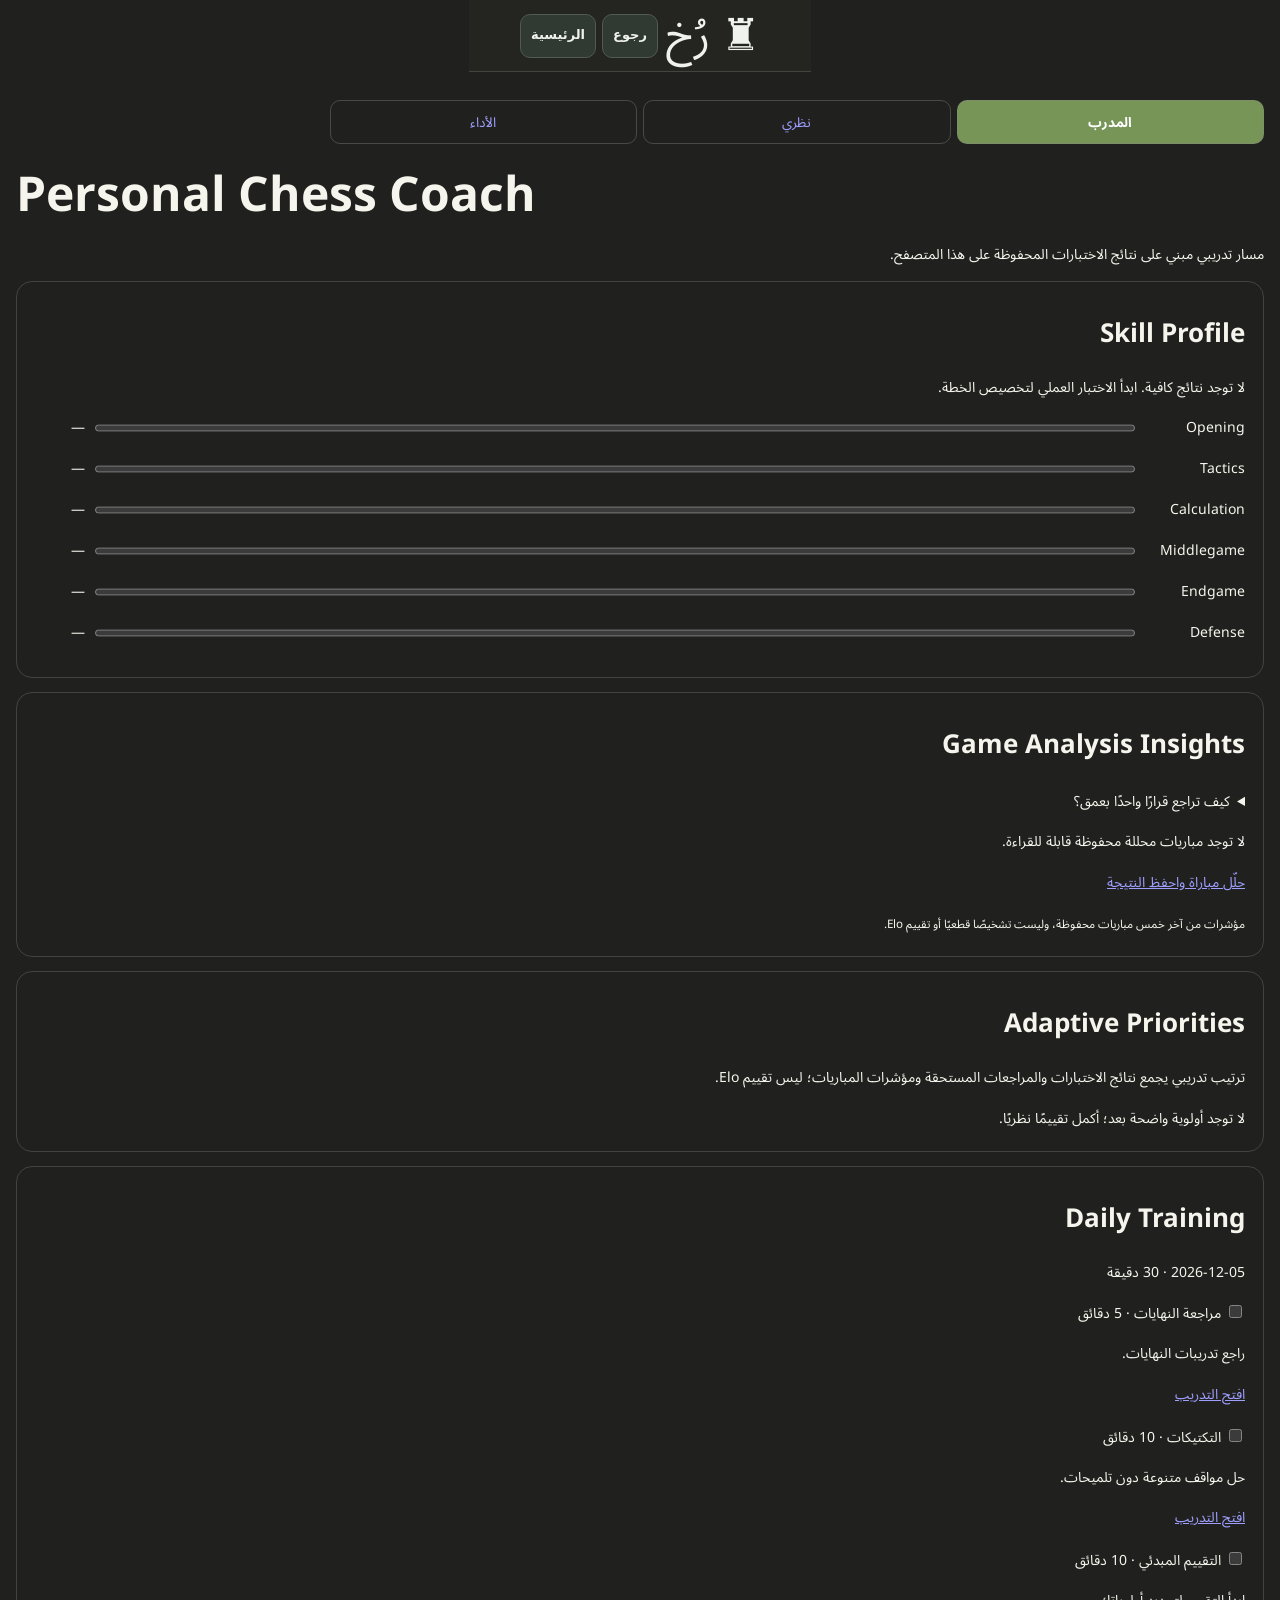
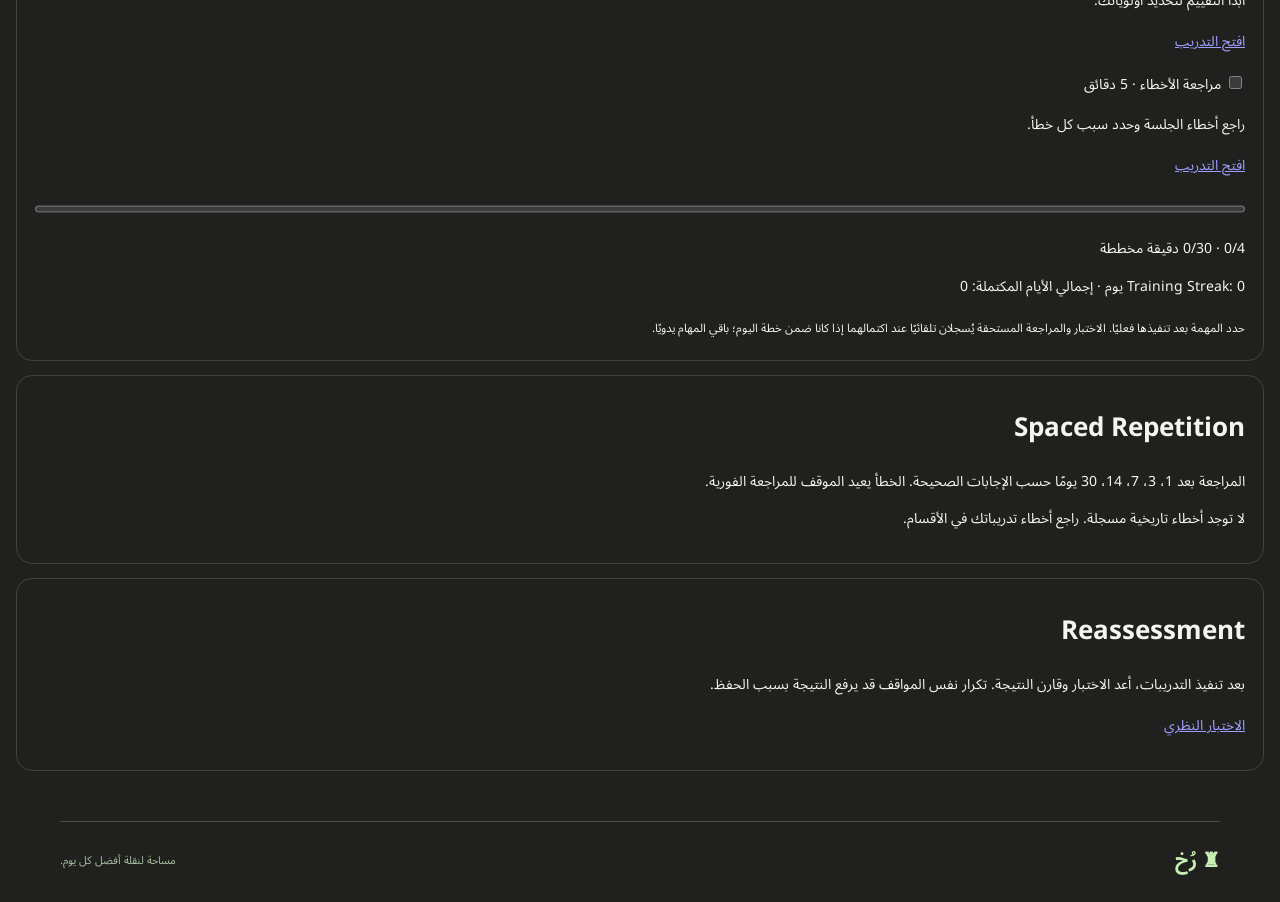
<file: personal-coach.html>
<!doctype html><html lang="ar" dir="rtl"><head><meta charset="utf-8"><meta name="viewport" content="width=device-width,initial-scale=1"><title>رُخ | Personal Coach</title><link rel="stylesheet" href="style.css?v=32"><link rel="stylesheet" href="club.css?v=61"><style>main{max-width:760px;margin:auto;padding:16px}.coach-card{border:1px solid #8885;border-radius:16px;padding:18px;margin:14px 0}.skill{display:grid;grid-template-columns:100px 1fr 50px;gap:10px;align-items:center;margin:12px 0}progress{width:100%;accent-color:#81a65c}.coach-card a{display:block;margin:12px 0}.coach-nav{display:grid;grid-template-columns:repeat(4,minmax(0,1fr));gap:6px;margin:12px 0 20px;direction:rtl}.coach-nav a{display:flex;align-items:center;justify-content:center;text-align:center;min-height:44px;padding:6px;border:1px solid #8886;border-radius:10px;font-size:.85rem;text-decoration:none}.coach-nav a[aria-current=page]{background:#779556;color:#fff;font-weight:700}@media(max-width:380px){.coach-nav{grid-template-columns:repeat(2,minmax(0,1fr))}}</style><link rel="stylesheet" href="site-nav.css?v=327"><script type="module" src="site-nav.js?v=329"></script><link rel="stylesheet" href="site-footer.css"></head><body class="rook-page"><header class="rook-site-header"><a class="brand" href="index.html?v=329#home">♜ رُخ</a><nav class="rook-header-nav" aria-label="التنقل"><a class="rook-back" href="index.html?v=329&amp;section=progress">رجوع</a><a class="rook-home" href="index.html?v=329#home">الرئيسية</a></nav></header><main><nav class="coach-nav" aria-label="أقسام المدرب"><a href="personal-coach.html" aria-current="page">المدرب</a><a href="assessment.html">نظري</a><a href="performance-dashboard.html">الأداء</a></nav><h1 dir="ltr">Personal Chess Coach</h1><p>مسار تدريبي مبني على نتائج الاختبارات المحفوظة على هذا المتصفح.</p><section class="coach-card"><h2>Skill Profile</h2><p id="summary"></p><div id="skills"></div></section><section class="coach-card"><h2>Game Analysis Insights</h2><details><summary>كيف تراجع قرارًا واحدًا بعمق؟</summary><p>حدّد أول لحظة لم تفهم فيها تهديد الخصم أو خطتك. سجّل السبب العملي: قطعة غير محمية، خط لم تره، حساب ناقص، أو وقت. استخرج موقفًا للتدريب وراقب تكرار الخطأ في المباريات التالية. فهم السبب وتجربة البديل أهم من حفظ نسبة الدقة وحدها.</p></details><p id="gameInsights"></p><div id="gameTargets"></div><a href="personal-analysis.html">حلّل مباراة واحفظ النتيجة</a><small>مؤشرات من آخر خمس مباريات محفوظة، وليست تشخيصًا قطعيًا أو تقييم Elo.</small></section><section class="coach-card"><h2>Adaptive Priorities</h2><p>ترتيب تدريبي يجمع نتائج الاختبارات والمراجعات المستحقة ومؤشرات المباريات؛ ليس تقييم Elo.</p><div id="adaptiveTargets"></div></section><section class="coach-card"><h2>Daily Training</h2><p id="dailyDate"></p><div id="dailyTasks"></div><progress id="dailyProgress" max="4" value="0"></progress><p id="dailySummary" role="status"></p><p id="streak"></p><small>حدد المهمة بعد تنفيذها فعليًا. الاختبار والمراجعة المستحقة يُسجلان تلقائيًا عند اكتمالهما إذا كانا ضمن خطة اليوم؛ باقي المهام يدويًا.</small></section><section class="coach-card"><h2>Spaced Repetition</h2><p>المراجعة بعد 1، 3، 7، 14، 30 يومًا حسب الإجابات الصحيحة. الخطأ يعيد الموقف للمراجعة الفورية.</p><p id="mistakeSummary"></p><div id="mistakeList"></div></section><section class="coach-card"><h2>Reassessment</h2><p>بعد تنفيذ التدريبات، أعد الاختبار وقارن النتيجة. تكرار نفس المواقف قد يرفع النتيجة بسبب الحفظ.</p><a href="assessment.html">الاختبار النظري</a></section></main><footer class="rook-footer" aria-label="تذييل الموقع"><div><b>♜ رُخ</b><span>مساحة لنقلة أفضل كل يوم.</span></div></footer><script>const $=id=>document.getElementById(id);const config={Opening:['opening-mastery.html','راجع افتتاحية بالأبيض وردًا بالأسود ثم اختبر نفسك.'],Tactics:['index.html#tactics-lab','حل تكتيكات متنوعة دون تلميح ثم راجع الأخطاء.'],Calculation:['index.html#calculation','احسب النقلات المرشحة وأقوى رد للخصم قبل التحريك.'],Middlegame:['index.html#middlegame','راجع خطة استراتيجية وطبّقها على الرقعة.'],Endgame:['index.html#practical-endgames','حل نهايات متنوعة وحدد هدف الفوز أو التعادل.'],Defense:['index.html#practical-endgames','تدرّب على مواقف إنقاذ التعادل والدفاع.']};let history=[];try{const h=JSON.parse(localStorage.getItem('rook-practical-assessment-history-v1')||'[]');if(Array.isArray(h))history=h.filter(r=>r&&r.skills&&r.total===18)}catch{}let theory=[];try{const latest=JSON.parse(localStorage.getItem('rook-assessment-v1')||'null');const raw=JSON.parse(localStorage.getItem('rook-theory-history-v1')||'[]');theory=(Array.isArray(raw)&&raw.length?raw:latest?[latest]:[]).filter(r=>r&&Number.isInteger(r.total)&&r.total>=0&&r.total<=18&&r.scores&&Object.values(r.scores).every(n=>Number.isInteger(n)&&n>=0&&n<=3)).map(r=>({score:r.total,total:18,date:r.date,skills:Object.fromEntries(Object.entries(r.scores).map(([k,v])=>[k,{correct:v,total:3}]))}));}catch{}const recent=theory.slice(-3);const scores=Object.keys(config).map(k=>{let correct=0,total=0;for(const r of recent){const v=r.skills[k];if(v&&Number.isFinite(v.correct)&&Number.isFinite(v.total)&&v.total>0&&v.correct>=0&&v.correct<=v.total){correct+=v.correct;total+=v.total}}return {k,correct,total,rate:total?correct/total:null}}).sort((a,b)=>(a.rate??2)-(b.rate??2));$('summary').textContent=recent.length?'متوسط آخر '+recent.length+' اختبار نظري. مؤشر تدريبي وليس Elo.':'لا توجد نتائج كافية. ابدأ الاختبار العملي لتخصيص الخطة.';for(const s of scores){const row=document.createElement('div');row.className='skill';const label=document.createElement('span');label.textContent=s.k;const bar=document.createElement('progress');bar.max=100;bar.value=s.rate===null?0:100*s.rate;const value=document.createElement('span');value.textContent=s.rate===null?'—':Math.round(100*s.rate)+'%';row.append(label,bar,value);$('skills').append(row)}const plan=document.createElement('div');if(!recent.length){const a=document.createElement('a');a.href='assessment.html';a.textContent='ابدأ التقييم الأول';plan.append(a)}else{const targets=scores.filter(s=>s.rate!==null&&s.rate<1).slice(0,2);for(const s of targets){const h=document.createElement('h3');h.textContent=s.k+' · 10 دقائق';const p=document.createElement('p');p.textContent=config[s.k][1];const a=document.createElement('a');a.href=config[s.k][0];a.textContent='ابدأ التدريب';plan.append(h,p,a)}const p=document.createElement('p');p.textContent=targets.length?'5 دقائق: راجع أخطاء الجلسة. إجمالي الجلسة المقترحة '+(targets.length*10+5)+' دقيقة.':'لا توجد نقطة ضعف ظاهرة في النتائج الأخيرة؛ جرّب تقييمًا جديدًا.';plan.append(p)}let mistakes=[];try{mistakes=Object.values(JSON.parse(localStorage.getItem('rook-mistakes-v1')||'{}')).filter(x=>x&&Array.isArray(x.question))}catch{}const pending=mistakes.filter(x=>(x.due||0)<=Date.now()).sort((a,b)=>b.errors-a.errors);const upcoming=mistakes.filter(x=>(x.due||0)>Date.now()).sort((a,b)=>a.due-b.due);$('mistakeSummary').textContent=mistakes.length?'مراجعات تاريخية مستحقة: '+pending.length+' · مراجعات قادمة: '+upcoming.length:'لا توجد أخطاء تاريخية مسجلة. راجع أخطاء تدريباتك في الأقسام.';for(const x of pending){const p=document.createElement('p');p.textContent=x.question[0]+' · '+x.question[3]+' · مرات الخطأ: '+x.errors+' · آخر نقلة: '+x.lastMove;$('mistakeList').append(p)}for(const x of upcoming){const p=document.createElement('p');p.textContent=x.question[0]+' · المراجعة القادمة: '+new Date(x.due).toLocaleDateString('ar-EG')+' · المرحلة '+(x.stage||0)+'/5';$('mistakeList').append(p)}const dayKey=d=>[d.getFullYear(),String(d.getMonth()+1).padStart(2,'0'),String(d.getDate()).padStart(2,'0')].join('-');const today=dayKey(new Date());let daily={};try{const x=JSON.parse(localStorage.getItem('rook-daily-training-v1')||'{}');if(x&&typeof x==='object'&&!Array.isArray(x))daily=x}catch{}function gamePriorities(rows){const recent=Array.isArray(rows)?rows.filter(r=>r&&typeof r.key==='string'&&Number.isFinite(Date.parse(r.date))&&r.weakness&&typeof r.weakness==='object').sort((a,b)=>Date.parse(b.date)-Date.parse(a.date)).filter((r,i,a)=>a.findIndex(x=>x.key===r.key)===i).slice(0,5):[];const groups={Opening:['opening'],Middlegame:['middle'],Endgame:['ending'],Tactics:['missedMate','capture'],Defense:['allowedMate','check']};const ranked=Object.entries(groups).map(([k,keys])=>({k,count:recent.reduce((n,r)=>n+Math.max(...keys.map(key=>Number.isSafeInteger(r.weakness[key])&&r.weakness[key]>=0?r.weakness[key]:0)),0)})).filter(x=>x.count>0).sort((a,b)=>b.count-a.count);return {count:recent.length,ranked}}let insights;try{insights=gamePriorities(JSON.parse(localStorage.getItem('rook.performance.v222')||'[]'))}catch{insights=gamePriorities([])}$('gameInsights').textContent=insights.count?'مباريات محللة محفوظة ضمن العينة: '+insights.count+' · المؤشرات قد تتداخل بين المهارات.':'لا توجد مباريات محللة محفوظة قابلة للقراءة.';for(const s of insights.ranked.slice(0,3)){const a=document.createElement('a');a.href=config[s.k][0];a.textContent=s.k+' · '+s.count+' مؤشر — '+config[s.k][1];$('gameTargets').append(a)}if(insights.count&&!insights.ranked.length)$('gameTargets').textContent='لا توجد مؤشرات ضعف مسجلة في هذه العينة.';const assessmentWeak=scores.find(s=>s.rate!==null&&s.rate<1)?.k;function adaptivePriorities(scores,pending,ranked){return scores.map(s=>{const due=pending.filter(x=>x.question?.[0]===s.k);const errors=due.reduce((n,x)=>n+Math.min(5,Number.isFinite(x.errors)?Math.max(0,x.errors):0),0);const games=ranked.find(x=>x.k===s.k)?.count||0;const score=(s.rate===null?0:60*(1-s.rate))+Math.min(25,errors*5)+Math.min(15,games*3);return {...s,score,due:due.length,games}}).filter(s=>s.score>0).sort((a,b)=>b.score-a.score)}const adaptive=adaptivePriorities(scores,pending,insights.ranked);for(const s of adaptive.slice(0,3)){const p=document.createElement('p');p.textContent=s.k+' · '+(s.rate===null?'لا تقييم':Math.round(s.rate*100)+'% في الاختبارات')+' · '+s.due+' مراجعة مستحقة · '+s.games+' مؤشر مباريات';const a=document.createElement('a');a.href=config[s.k][0];a.textContent=config[s.k][1];$('adaptiveTargets').append(p,a)}if(!adaptive.length)$('adaptiveTargets').textContent='لا توجد أولوية واضحة بعد؛ أكمل تقييمًا نظريًا.';const weakest=adaptive[0]?.k;const tasks=[{id:'review',label:'مراجعة النهايات',minutes:5,href:'index.html#practical-endgames',detail:'راجع تدريبات النهايات.'},{id:'tactics',label:'التكتيكات',minutes:10,href:'index.html#tactics-lab',detail:'حل مواقف متنوعة دون تلميحات.'},{id:'weak',label:weakest||(recent.length?'إعادة التقييم':'التقييم المبدئي'),minutes:10,href:weakest?config[weakest][0]:'assessment.html',detail:weakest?(true?'حسب الأولويات المجمعة: ':'')+config[weakest][1]:'ابدأ التقييم لتحديد أولوياتك.'},{id:'reflection',label:'مراجعة الأخطاء',minutes:5,href:'#mistakeSummary',detail:'راجع أخطاء الجلسة وحدد سبب كل خطأ.'}];if(!daily[today]||!Array.isArray(daily[today].tasks))daily[today]={tasks,done:[]};const entry=daily[today];for(const t of entry.tasks||[]){if(t.href?.startsWith('practical-assessment.html')){t.href=t.id==='review'?'index.html#practical-endgames':'assessment.html';t.detail='تابع التدريب من القسم المتخصص.';}}try{localStorage.setItem('rook-daily-training-v1',JSON.stringify(daily))}catch{}if(!Array.isArray(entry.done))entry.done=[];$('dailyDate').textContent=today+' · 30 دقيقة';function renderDaily(){const box=$('dailyTasks');box.replaceChildren();for(const t of entry.tasks){const row=document.createElement('div');row.style.margin='14px 0';const label=document.createElement('label');const cb=document.createElement('input');cb.type='checkbox';cb.checked=entry.done.includes(t.id);cb.onchange=()=>{entry.done=entry.done.filter(x=>x!==t.id);if(cb.checked)entry.done.push(t.id);try{localStorage.setItem('rook-daily-training-v1',JSON.stringify(daily))}catch{ $('dailySummary').textContent='تعذر الحفظ';return}renderDaily()};label.append(cb,document.createTextNode(' '+t.label+' · '+t.minutes+' دقائق'));const p=document.createElement('p');p.textContent=t.detail;const a=document.createElement('a');a.href=t.href;a.textContent='افتح التدريب';row.append(label,p,a);box.append(row)}const count=entry.tasks.filter(t=>entry.done.includes(t.id)).length;$('dailyProgress').value=count;$('dailySummary').textContent=count+'/4 · '+entry.tasks.filter(t=>entry.done.includes(t.id)).reduce((n,t)=>n+t.minutes,0)+'/30 دقيقة مخططة'+(count===4?' · أحسنت! اكتملت الجلسة':'');const complete=k=>daily[k]?.tasks?.length===4&&daily[k].tasks.every(t=>daily[k].done?.includes(t.id));let d=new Date(),streak=0;if(!complete(today))d.setDate(d.getDate()-1);while(complete(dayKey(d))){streak++;d.setDate(d.getDate()-1)}$('streak').textContent='Training Streak: '+streak+' يوم · إجمالي الأيام المكتملة: '+Object.keys(daily).filter(complete).length}renderDaily();</script></body></html>
</file>
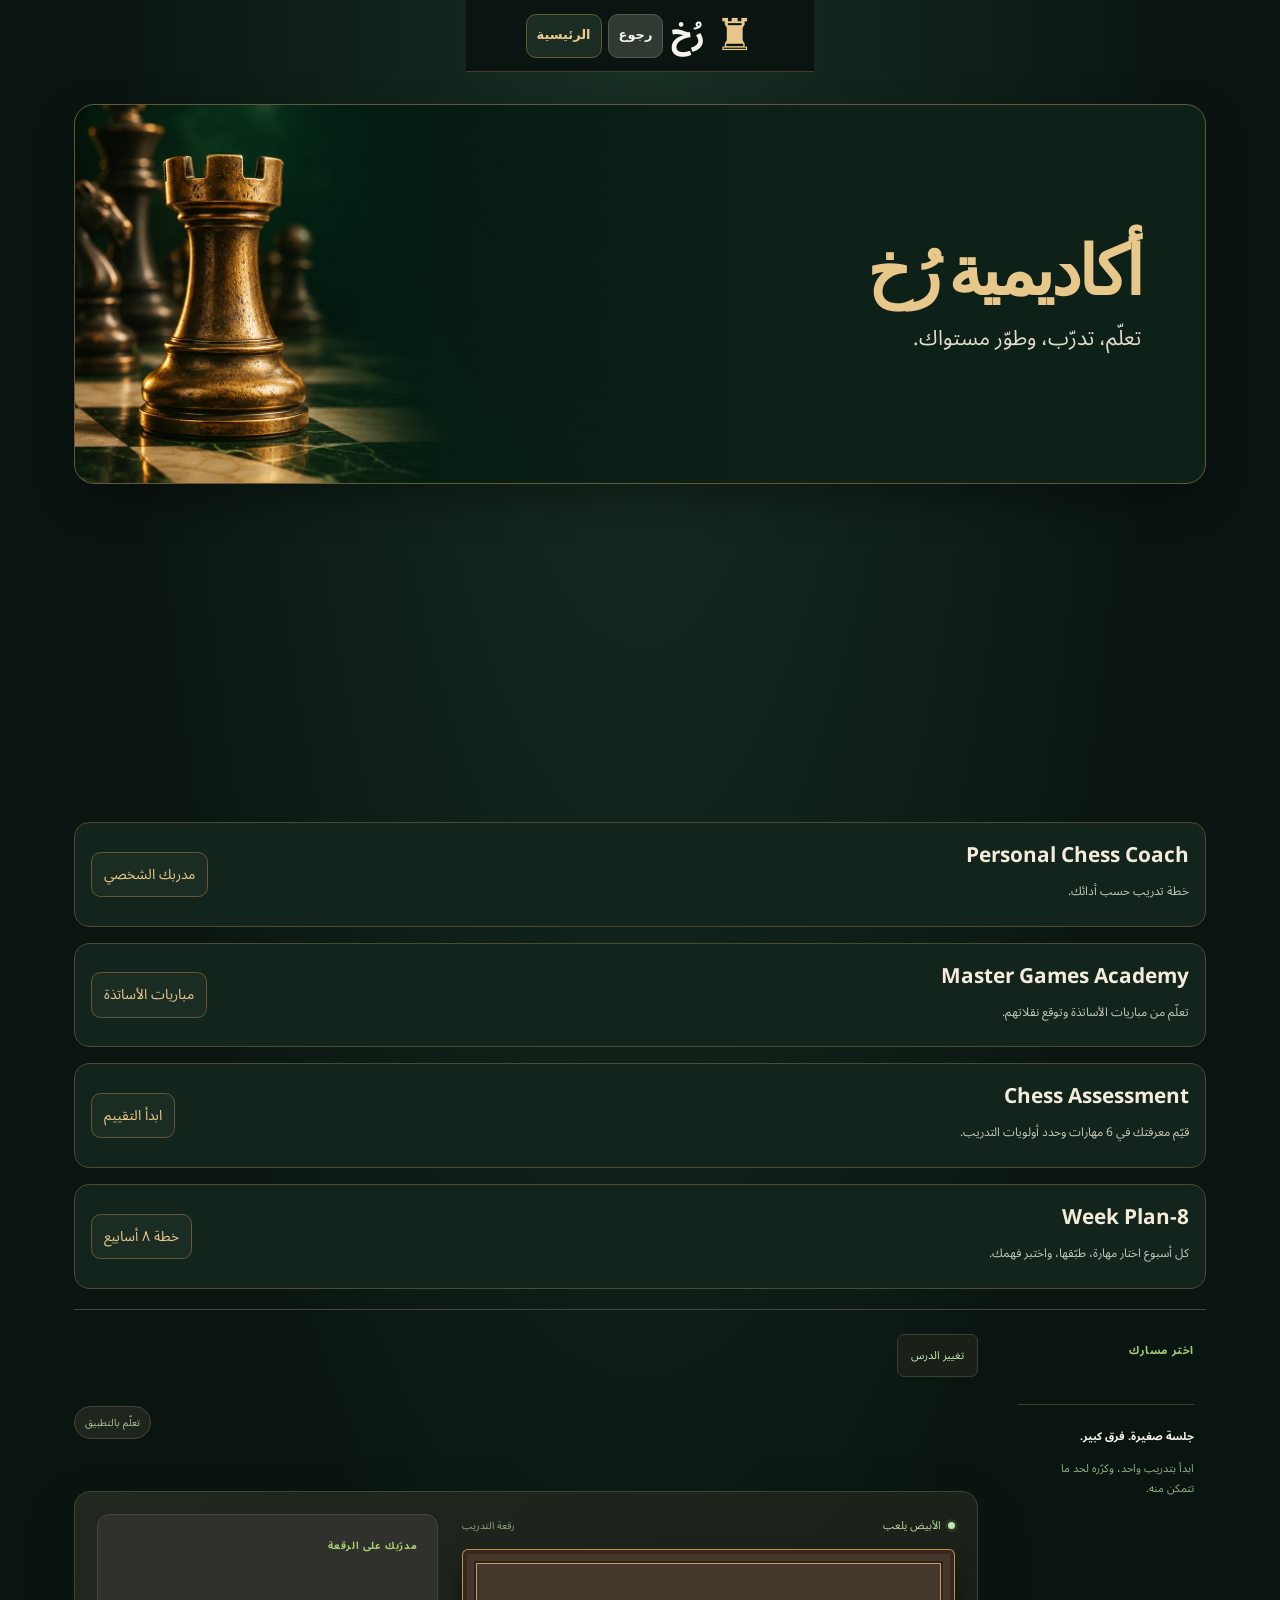
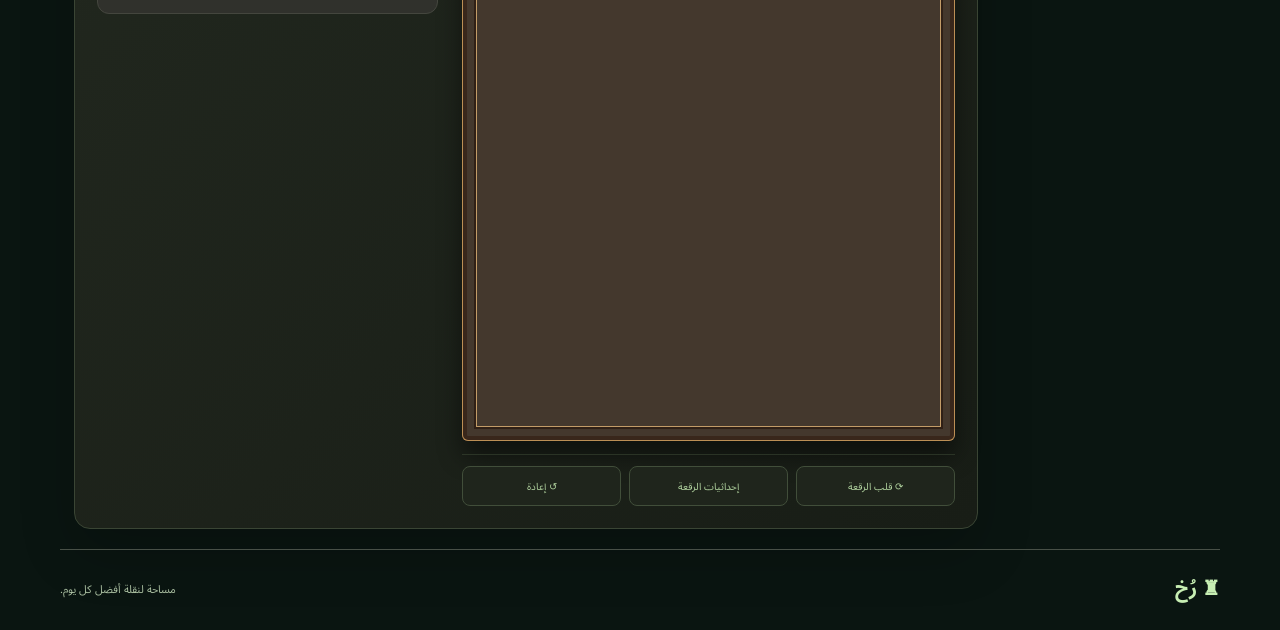
<file: practical-assessment.html>
<!doctype html><html lang="ar" dir="rtl"><head><meta charset="utf-8"><meta name="viewport" content="width=device-width,initial-scale=1"><meta http-equiv="refresh" content="0;url=index.html?v=329&amp;section=progress"><title>رُخ</title><link rel="stylesheet" href="site-footer.css"></head><body class="rook-page"><a href="index.html?v=329&amp;section=progress">التقييم وخطة التدريب</a><footer class="rook-footer" aria-label="تذييل الموقع"><div><b>♜ رُخ</b><span>مساحة لنقلة أفضل كل يوم.</span></div></footer></body></html>
</file>
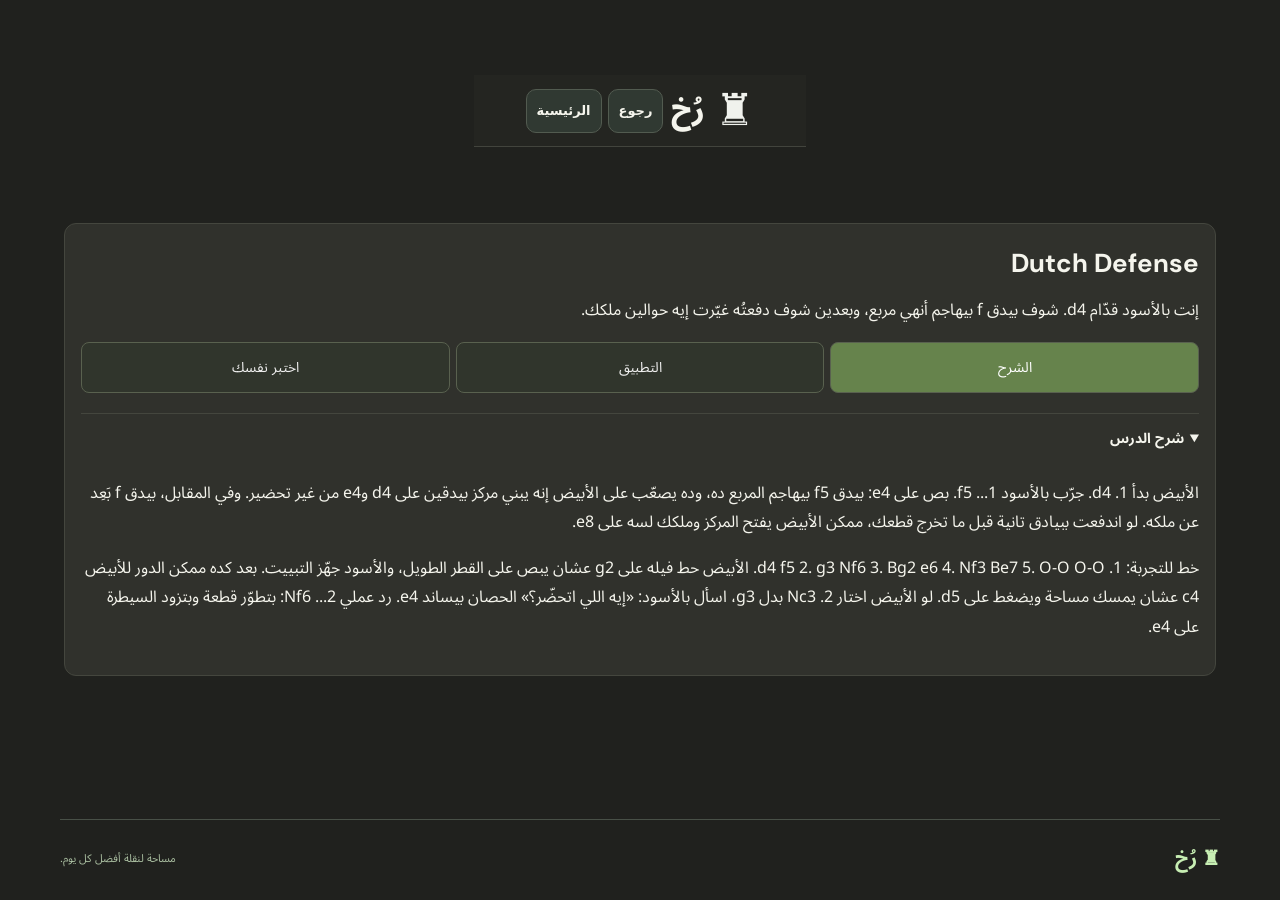
<file: study.html>
<!doctype html><html lang="ar" dir="rtl"><head><meta charset="utf-8"><meta name="viewport" content="width=device-width,initial-scale=1"><meta name="theme-color" content="#20211e"><title>Lesson Library | رُخ</title><link rel="stylesheet" href="style.css?v=32"><link rel="stylesheet" href="club.css?v=58"><style>.lesson-modes{display:grid;grid-template-columns:repeat(3,minmax(0,1fr));gap:6px;margin:16px 0}.lesson-modes button{padding:10px 4px;border:1px solid #59614f;border-radius:8px;background:#30352c;color:#eee;font:inherit}.lesson-modes button[aria-pressed=true]{background:#66834c;color:white}#exercise[hidden],#explanation[hidden],#lead[hidden],#next[hidden]{display:none!important}#explanation{margin-bottom:16px}.study-layout{display:block!important;grid-template-columns:none!important}.study-panel{width:100%;box-sizing:border-box}</style><link rel="stylesheet" href="site-nav.css?v=327"><script type="module" src="site-nav.js?v=329"></script><link rel="stylesheet" href="site-footer.css"></head><body class="rook-page study-page"><header class="rook-site-header"><a class="brand" href="index.html?v=329#home">♜ <span>رُخ<small>ROOK CHESS ACADEMY</small></span></a><nav class="rook-header-nav" aria-label="التنقل"><a class="rook-back" href="index.html?v=329&amp;section=middlegame">رجوع</a><a class="rook-home" href="index.html?v=329#home">الرئيسية</a></nav></header><main><div class="study-layout"><article class="study-panel"><h2 lang="en" id="lessonTitle"></h2><p id="lead"></p><div class="lesson-modes" role="group" aria-label="طريقة التعلم"><button id="learnMode" aria-pressed="true">الشرح</button><button id="practiceMode" aria-pressed="false">التطبيق</button><button id="quizMode" aria-pressed="false">اختبر نفسك</button></div><details id="explanation" open><summary>شرح الدرس</summary><div id="prose"></div></details><div class="study-exercise" id="exercise"><div><div id="studyBoard" class="study-board" aria-label="رقعة التمرين"></div></div><div><label id="variantLabel">الموقف <select id="variant"></select></label><p id="question"></p><p id="message" aria-live="polite"></p><div class="study-links"><button id="next">اعرض النقلة</button><button id="again">أعد المحاولة</button></div></div></div></article></div></main><footer class="rook-footer" aria-label="تذييل الموقع"><div><b>♜ رُخ</b><span>مساحة لنقلة أفضل كل يوم.</span></div></footer><script type="module" src="study.js?v=299"></script></body></html>
</file>
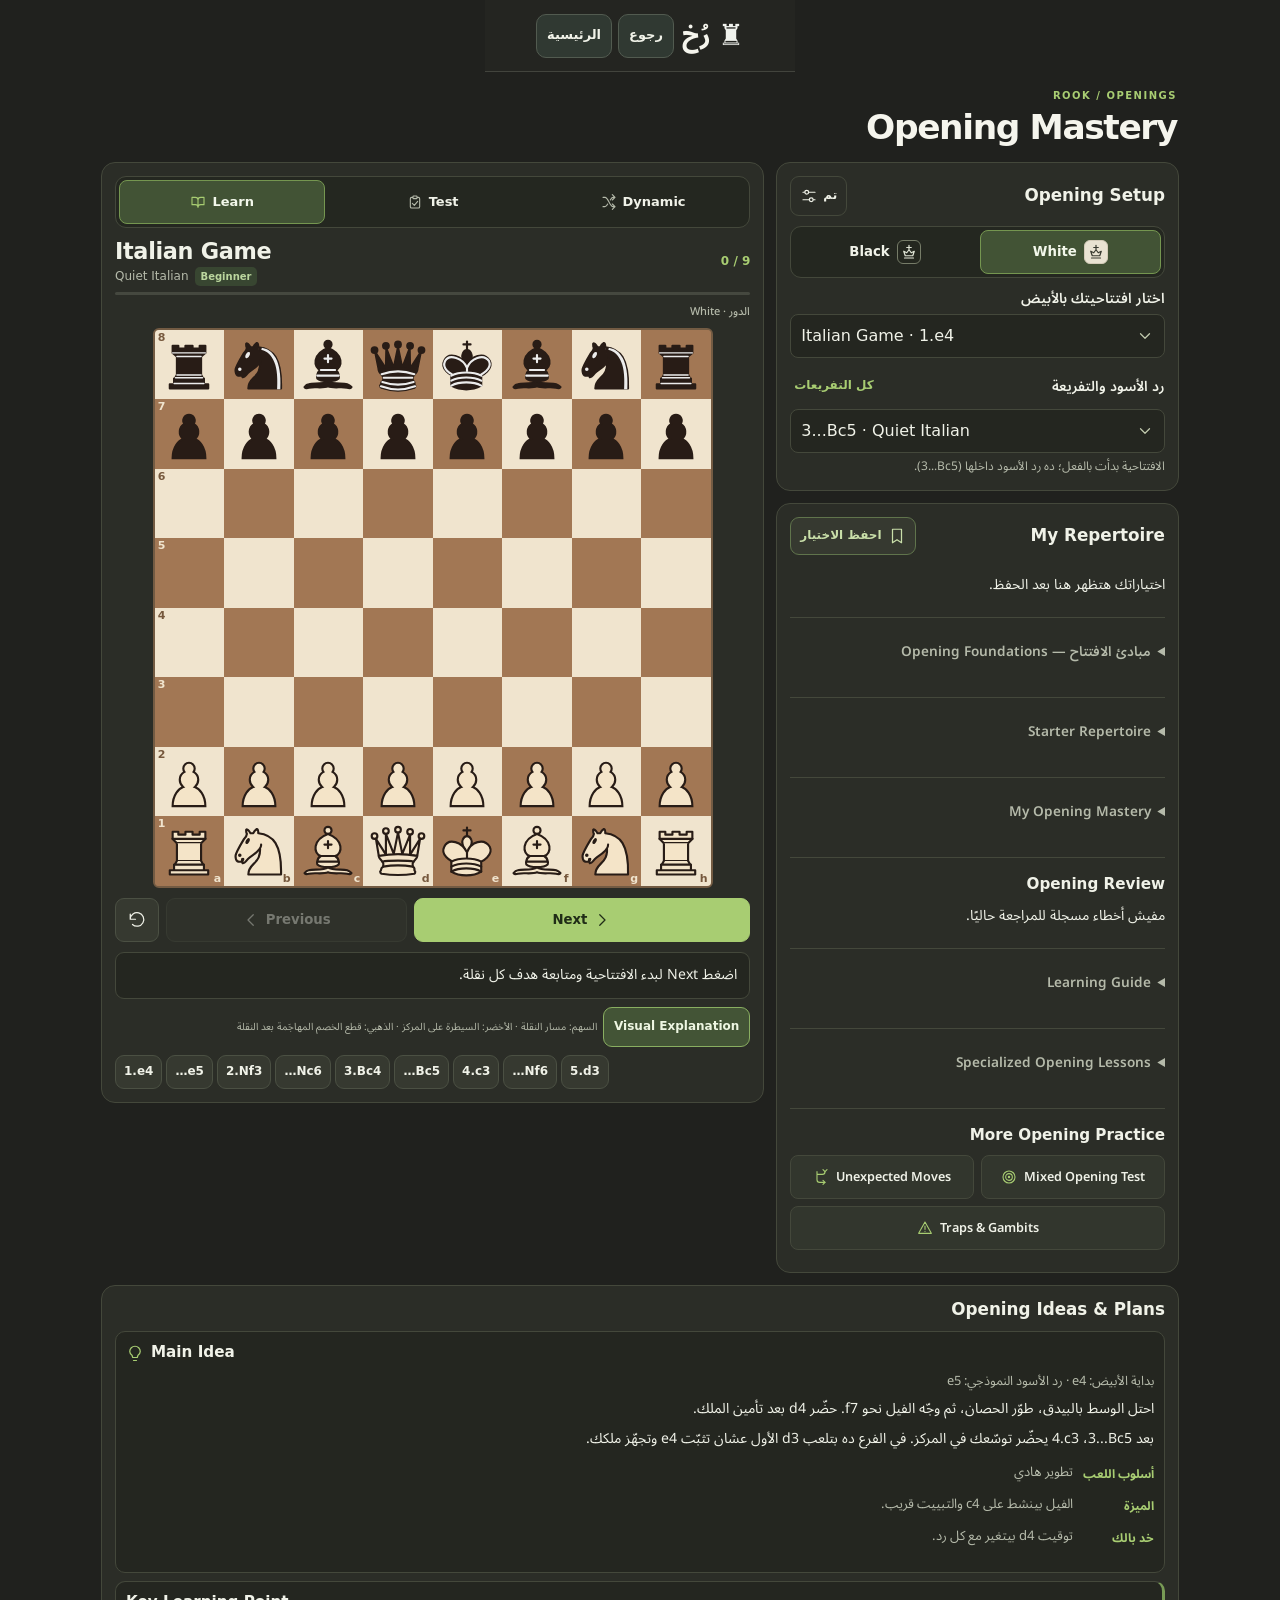
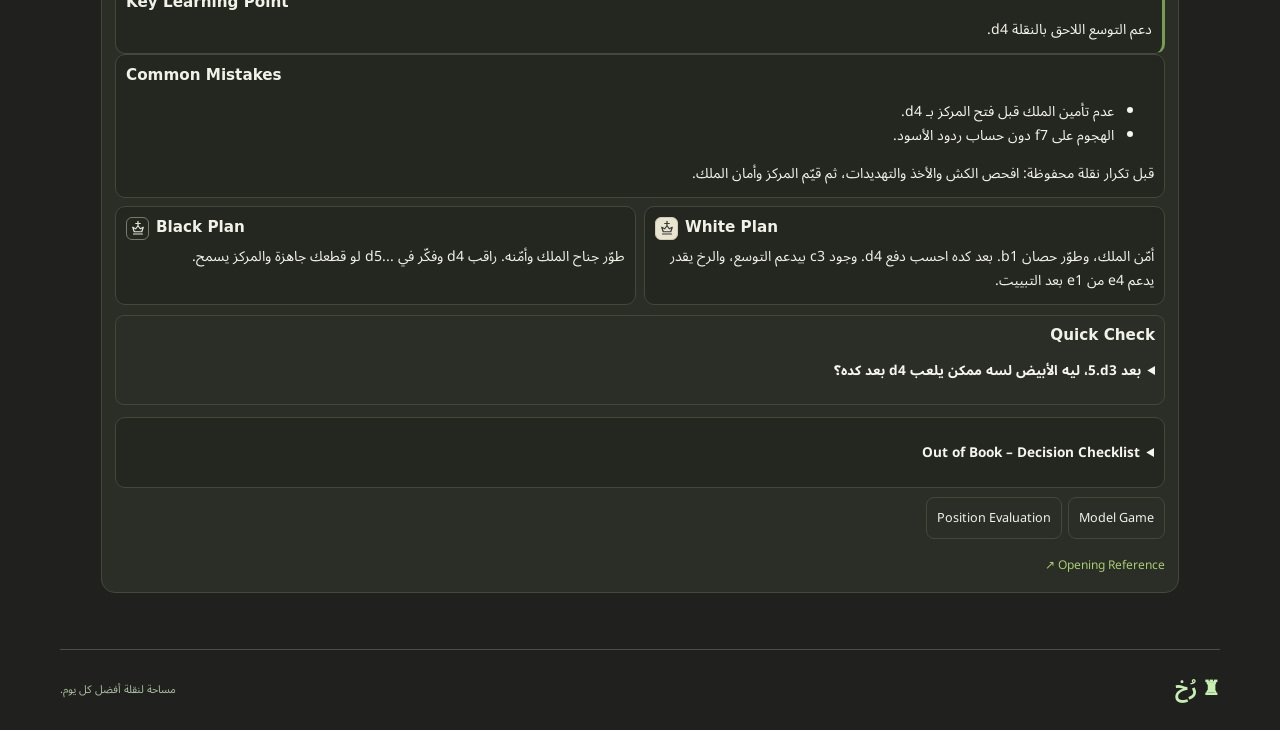
<file: training.html>
<!doctype html>
<html lang="ar" dir="rtl">
<head>
<meta charset="utf-8" />
<meta name="viewport" content="width=device-width, initial-scale=1, viewport-fit=cover" />
<meta name="theme-color" content="#20211e" />
<title>رُخ | مسار التدريب ومدرّب الافتتاحيات</title>
<style>
:root{color-scheme:dark;--bg:#111817;--wood:#18211f;--surface:#1e2927;--surface2:#25322e;--stroke:#46584b;--text:#f3f0e8;--muted:#abbab1;--gold:#e2bd75;--gold2:#a98b59;--ok:#86c8a0;--bad:#dc947e;--light:#dfd5ba;--dark:#718776}
*{box-sizing:border-box}html{scroll-behavior:smooth}body{margin:0;background:radial-gradient(circle at 80% -10%,#283931 0,transparent 45%),linear-gradient(150deg,#121b1a,#161817);color:var(--text);font-family:system-ui,-apple-system,"Segoe UI",Tahoma,sans-serif;min-height:100vh}button{font:inherit;cursor:pointer}a{color:inherit;text-decoration:none}
header{border-bottom:1px solid #3b4c41;background:#151e1cf0;position:sticky;top:0;z-index:4;backdrop-filter:blur(16px)}.top{max-width:1160px;margin:auto;padding:14px 20px;display:flex;align-items:center;justify-content:space-between;gap:12px}.brand{font-size:26px;font-weight:900;letter-spacing:-.3px;color:var(--gold)}.brand small{font-size:12px;color:var(--muted);font-weight:500;display:block}.tag{border:1px solid #67765f;border-radius:100px;padding:7px 10px;color:var(--gold);font-size:12px}
main{max-width:1160px;margin:auto;padding:25px 20px 65px}.hero{padding:24px 26px;background:linear-gradient(135deg,#29372e,#1c2626);border:1px solid #6670506b;border-radius:24px;position:relative;overflow:hidden}.hero:after{content:'♞';position:absolute;left:22px;top:-29px;font-size:170px;color:#cfb07819;pointer-events:none}.eyebrow{color:var(--gold);letter-spacing:.3px;font-size:13px;font-weight:800}.hero h1{font-size:clamp(25px,4vw,37px);margin:9px 0 10px}.hero p{margin:0;line-height:1.85;max-width:770px;color:#d2d8d1;font-size:14px}.tabs{display:flex;gap:8px;margin:20px 0 12px;flex-wrap:wrap}.tab{border:1px solid #516156;border-radius:12px;padding:11px 16px;background:#222c29;color:#c7d0c8}.tab.active{background:var(--gold);color:#171c19;border-color:var(--gold);font-weight:800}
.layout{display:grid;grid-template-columns:minmax(0,1.02fr) minmax(330px,.98fr);gap:17px;align-items:start}.card{background:linear-gradient(145deg,#212b28,#1c2524);border:1px solid #44544a;border-radius:21px;padding:19px;box-shadow:0 16px 48px #0002}.bar{display:flex;justify-content:space-between;gap:12px;align-items:center;flex-wrap:wrap}.title{font-size:19px;font-weight:800;margin:0}.note{font-size:13px;color:var(--muted);line-height:1.8}.meta{color:var(--gold);font-size:12px;font-weight:800}.filters{display:flex;align-items:center;gap:8px;flex-wrap:wrap;margin:15px 0}.chip{border:1px solid #536658;border-radius:100px;padding:8px 14px;background:#26342f;color:#cedbd0;font-size:13px}.chip.active{background:#d3b477;color:#1b221e;border-color:transparent;font-weight:800}.progress{height:6px;border-radius:100px;background:#3e4d43;overflow:hidden;margin:13px 0 19px}.progress span{display:block;height:100%;background:linear-gradient(90deg,#8ea785,var(--gold));transition:width .3s}
.board-container{max-width:455px;margin:auto}.board{direction:ltr;display:grid;grid-template-columns:repeat(8,1fr);aspect-ratio:1;border:8px solid #4c3d2e;outline:1px solid #9c8055;border-radius:8px;overflow:hidden;box-shadow:0 16px 34px #0007;user-select:none}.square{display:flex;align-items:center;justify-content:center;position:relative;font-family:Georgia,'Times New Roman',serif;font-size:clamp(24px,5.1vw,52px);line-height:1;aspect-ratio:1;white-space:nowrap}.square.light{background:#e9debc;color:#222}.square.dark{background:#7d977f;color:#181f1c}.square.last{box-shadow:inset 0 0 0 999px #e6bf5b59}.square.answer{box-shadow:inset 0 0 0 999px #62c69670}.square .coord{position:absolute;bottom:2px;right:3px;font:600 10px system-ui;color:#2c4238;opacity:.8}.square.dark .coord{color:#ece8ca}.piece.white{color:#fffdf4;text-shadow:0 2px 2px #101410,0 0 2px #131313,1px 1px 2px #222;filter:drop-shadow(0 1px 0 #111)}.piece.black{color:#19211d;text-shadow:0 1px 2px #eff3de,0 0 1px #010101}.movelist{direction:ltr;text-align:center;margin:14px auto 0;font:700 14px ui-monospace,SFMono-Regular,Consolas,monospace;color:#f0d199;line-height:1.8;overflow-wrap:anywhere}.tinytext{display:flex;align-items:center;justify-content:center;gap:9px;color:#b4c6b9;font-size:12px;margin:12px 0 0}
.question{font-size:22px;line-height:1.5;margin:8px 0 4px}.why{font-size:13px;color:#b6c6b7;line-height:1.8}.answers{display:grid;gap:10px;margin-top:16px}.answer-btn{padding:14px;border-radius:14px;background:#293a33;border:1px solid #58705c;color:#faf5e6;text-align:right;display:flex;align-items:flex-start;gap:12px;transition:.15s}.answer-btn:hover{border-color:var(--gold);background:#35463c}.answer-btn:disabled{cursor:default}.answer-btn.correct{border-color:var(--ok);background:#254639}.answer-btn.alternate{border-color:#c9ae6e;background:#45402c}.answer-btn.incorrect{border-color:var(--bad);background:#492d2a}.move{font:800 17px ui-monospace,SFMono-Regular,Consolas,monospace;direction:ltr;min-width:74px;text-align:center;letter-spacing:-.5px}.choice-desc{font-size:13px;line-height:1.5;color:#d4dbd2}.feedback{border-radius:14px;padding:15px;margin-top:13px;border:1px solid #728367;background:#27362e;line-height:1.85}.feedback strong{color:var(--gold)}.hide{display:none!important}.actions{display:flex;gap:9px;flex-wrap:wrap;margin-top:16px}.primary,.secondary{border-radius:12px;padding:12px 17px;border:1px solid var(--gold);background:var(--gold);color:#16201b;font-weight:900}.secondary{background:transparent;border-color:#637567;color:#dfe9dd}.primary:disabled{opacity:.4;cursor:default}.intro{background:#17201d;border:1px solid #394c3d;border-radius:12px;padding:11px 13px;color:#bdc9c0;font-size:12px;line-height:1.8;margin-top:15px}.hint{color:#e2cd9d;font-size:13px;margin-top:10px;line-height:1.7}.statline{display:flex;align-items:center;gap:12px;flex-wrap:wrap;color:#c2cbbf;font-size:13px;margin-top:11px}.statline b{color:var(--gold)}
.library{display:grid;grid-template-columns:repeat(2,minmax(0,1fr));gap:12px;margin-top:16px}.library-item{background:#283631;border:1px solid #4b6053;border-radius:14px;padding:17px}.library-item h3{margin:0 0 5px;font-size:16px}.library-item small{color:#d1b87d}.library-item p{font-size:13px;color:#c2cec3;line-height:1.65;margin:10px 0 0}.foot{color:#aabbac;font-size:12px;line-height:1.8;margin:25px 0 0}.empty{padding:30px;background:#25322b;border:1px solid #4a6150;border-radius:14px;text-align:center}
@media(max-width:850px){.layout{grid-template-columns:1fr}.card{padding:15px}.board-container{max-width:435px}.hero{padding:19px 17px}.hero:after{font-size:120px;top:-15px;left:0}.hero h1{position:relative;z-index:1}.hero p{position:relative;z-index:1}.library{grid-template-columns:1fr 1fr}}
@media(max-width:500px){main{padding:17px 11px 40px}.top{padding:10px 12px}.brand{font-size:22px}.brand small{font-size:10px}.tag{font-size:10px}.card{border-radius:16px;padding:12px}.board{border-width:6px}.square{font-size:clamp(27px,9vw,44px)}.library{grid-template-columns:1fr}.hero h1{font-size:25px}.question{font-size:19px}.move{font-size:15px}}

.link-button{display:inline-flex;align-items:center;text-align:center;text-decoration:none;white-space:nowrap}
.overview{display:grid;grid-template-columns:repeat(3,minmax(0,1fr));gap:10px;margin:0 0 14px}.overview .card{padding:16px}.overview b{display:block;color:var(--gold);font-size:27px;line-height:1.5}.overview small{color:var(--muted)}
.week-grid{display:grid;grid-template-columns:repeat(4,minmax(0,1fr));gap:10px}.week-tile{text-align:right;min-width:0;background:#26342e;border:1px solid #46574a;border-radius:15px;color:#eee9de;padding:14px;line-height:1.65}.week-tile strong{display:block;font-size:14px}.week-tile .meta{display:block}.week-tile span{display:block;font-size:12px;color:#b8c9b7;margin:3px 0}.week-tile.selected{border-color:var(--gold);box-shadow:inset 0 0 0 1px #cdaa6b}.week-tile.done{background:#254638;border-color:#5e986f}
.week-task{background:#283730;padding:13px;border:1px solid #526354;border-radius:12px;margin:8px 0;display:flex;gap:10px;align-items:flex-start;cursor:pointer;line-height:1.55}.week-task input{accent-color:#d6b572;width:19px;height:19px;flex:none;margin-top:2px}.week-task small{display:block;color:#bdc9be;margin-top:3px}.quiz-item{border-top:1px solid #485949;padding:15px 0 4px}.quiz-item strong{line-height:1.7}.quiz-choices{display:flex;flex-wrap:wrap;gap:7px;margin:10px 0}.quiz-choices button{background:#314137;border:1px solid #5e705f;color:#f4f2e9;border-radius:10px;padding:9px 11px;font-size:13px}.quiz-choices button.selected{border-color:var(--gold);background:#574b2f}.quiz-choices button:disabled{opacity:.8;cursor:default}.quiz-review{font-size:13px;color:#e8d0a4;margin:7px 0 0;line-height:1.8}
.form-grid{display:grid;grid-template-columns:repeat(2,minmax(0,1fr));gap:12px;margin-top:15px}.form-grid label{display:flex;flex-direction:column;gap:7px;font-size:13px;color:#dedfd5}.form-grid .wide{grid-column:1/-1}.form-grid input,.form-grid select,.form-grid textarea{width:100%;font:inherit;font-size:16px;background:#15211b;color:#eee9df;border:1px solid #526558;border-radius:10px;padding:11px;resize:vertical}.form-grid input:focus,.form-grid select:focus,.form-grid textarea:focus{outline:2px solid var(--gold2)}.game-card{margin-top:12px;padding:12px;background:#26342e;border:1px solid #4d6255;border-radius:12px;line-height:1.75}.game-card .bar{gap:6px}.game-card p{font-size:13px;color:#d7dfd5;margin:7px 0}.game-card strong{color:#f0d49a}.game-card button{font-size:12px;padding:7px 10px}
@media(max-width:850px){.week-grid{grid-template-columns:repeat(2,minmax(0,1fr))}}
@media(max-width:500px){.overview{gap:6px}.overview .card{padding:10px}.overview b{font-size:22px}.week-grid{gap:7px}.week-tile{padding:10px}.tab{padding:9px 10px;font-size:13px}.form-grid{grid-template-columns:1fr}.form-grid .wide{grid-column:auto}.quiz-choices{flex-direction:column}.quiz-choices button{text-align:right}}

#view-exam [hidden]{display:none!important}
.exam-heading{margin:0 0 16px}.exam-heading p{margin:.35rem 0 0}
#examBoard{margin-top:.8rem}
#examBoard .square{border:0;padding:0;min-width:0}
#examBoard img{width:83%;height:83%;pointer-events:none}
#examBoard .exam-selected{outline:3px solid #ffdc80;outline-offset:-3px;z-index:1}
#examBoard button:focus-visible{outline:3px solid #1b4f59;outline-offset:-3px;z-index:1}
#examStatus:not(:empty){margin-top:.7rem}
#examResults{scroll-margin-top:86px}

.trainer-heading{grid-column:1/-1}
.trainer-heading .filters{margin:.6rem 0}
.trainer-heading .progress{margin:.5rem 0}
#plan-overview{grid-template-columns:repeat(2,minmax(0,1fr))}
#view-trainer .board{grid-template:repeat(8,minmax(0,1fr))/repeat(8,minmax(0,1fr))}
.trainer-piece{width:90%;height:90%;object-fit:contain;pointer-events:none}
.tabs{display:grid;grid-template-columns:repeat(4,minmax(0,1fr))}
.tab{min-height:44px;line-height:1.2}
.hero:after{display:none}
@media(max-width:600px){
 header{position:static}
 .tabs{grid-template-columns:repeat(2,minmax(0,1fr));margin:12px 0}
 #view-trainer{gap:10px}
 .hero h1{margin:0 0 4px}
}
</style>
<link rel="stylesheet" href="club.css?v=58"><link rel="stylesheet" href="site-nav.css?v=327"><script type="module" src="site-nav.js?v=329"></script><link rel="stylesheet" href="site-footer.css"></head>
<body class="rook-page">
<header class="rook-site-header"><div class="top"><a class="brand" href="index.html?v=329#home">♜ رُخ <small>ROOK · CHESS ACADEMY</small></a><nav class="rook-header-nav" aria-label="التنقل"><a class="rook-back" href="index.html?v=329&amp;section=progress">رجوع</a><a class="rook-home" href="index.html?v=329#home">الرئيسية</a></nav></div></header>
<main>
  <section class="hero"><h1 lang="en">Training Room</h1><p>اختار افتتاح تدرسه، جرّب ردّك على الرقعة، أو كمّل خطة الأسبوع.</p></section>
  <div class="tabs" role="group" aria-label="أقسام التدريب"><button class="tab" id="tab-library" hidden onclick="location.assign('opening-mastery.html')">Opening Mastery</button><a class="tab" href="opening-mastery.html">Opening Mastery</a><button class="tab" id="tab-trainer" onclick="location.hash='trainer'">Response Trainer</button><button class="tab" id="tab-exam" onclick="location.hash='exam'">Opening Test</button><button class="tab" id="tab-plan" onclick="location.hash='plan'">8-Week Plan</button></div>
  <section id="view-trainer" class="layout">
    <div class="trainer-heading">      <div class="bar"><h2 class="title">Response Trainer</h2><span id="counter" class="meta"></span></div>
      <div class="filters" role="group" aria-label="اختيار اللون"><button class="chip active" data-filter="all" onclick="setFilter('all')">الكل</button><button class="chip" data-filter="white" onclick="setFilter('white')">بالأبيض</button><button class="chip" data-filter="black" onclick="setFilter('black')">بالأسود</button></div>
      <div class="progress" aria-hidden="true"><span id="progress-fill" style="width:0%"></span></div>
      <div class="meta" id="scenario-type"></div>
      <h2 id="scenario-title" lang="en" dir="ltr" class="question"></h2>
      <div class="why" id="scenario-context"></div>
    </div>
    <div class="card">
      <div class="bar"><h2 class="title" lang="en">Position</h2><span class="meta" id="turn-label">دور الأبيض</span></div>
      <div class="board-container"><div class="board" id="board" aria-label="رقعة الشطرنج"></div><div id="move-list" class="movelist"></div><div class="tinytext"><span>♙ الأبيض يبدأ من أسفل</span><span>·</span><span>الرقعة توضح وضع السؤال</span></div></div>

    </div>
    <div class="card">
      <h3 class="title" lang="en">Choose Your Move</h3><div class="answers" id="answers"></div>
      <div class="hint hide" id="hint"></div>
      <div class="feedback hide" id="feedback" role="status" aria-live="polite"></div>
      <div class="actions"><button class="secondary" id="hint-btn" onclick="showHint()">💡 تلميح</button><button class="primary" id="next-btn" onclick="nextScenario()">الموقف التالي ←</button><button class="secondary" onclick="resetScenario()">إعادة الموقف</button></div>
      <div class="intro">مهم: التدريب بيقارن بين ردود عملية مختارة للوضع، ومش بيدّعي إن فيه نقلة صحيحة واحدة دائمًا. في مباراة حقيقية لازم تفحص تهديدات الخصم وتحسب النقلات القانونية.</div>
      <div class="statline"><span>✓ إجابات موصى بها: <b id="stat-good">0</b></span><span>↻ جُرّبت: <b id="stat-attempted">0</b></span></div>
    </div>
  </section>
  <section id="view-exam" class="hide" aria-labelledby="examTitle">
    <div class="bar exam-heading">
      <div><h2 class="title" id="examTitle" lang="en">Mixed Opening Test</h2><p class="note">١٠ مواقف، ٥ بكل لون. العب نقلة تكمّل الهدف، واختار فكرتها قبل ما يظهر اسم الافتتاح.</p></div>
    </div>
    <div id="examPlay" class="layout">
      <div class="card">
        <div class="bar"><h3 class="title" id="examSide"></h3><span id="examCount" class="meta"></span></div>
        <div class="board-container"><div class="board" id="examBoard" aria-label="رقعة اختبار الافتتاحيات"></div><p class="movelist" id="examLast"></p></div>
      </div>
      <div class="card">
        <p class="meta" id="examStep"></p>
        <p class="question" id="examGoal"></p>
        <div class="answers" id="examReasons" role="group" aria-label="تفسير النقلة"></div>
        <div id="examStatus" class="why" role="status"></div>
        <div id="examFeedback" class="feedback" hidden>
          <h3 class="title" lang="en" id="examName"></h3>
          <p id="examVerdict"></p><p id="examIdea"></p><p id="examExplanation"></p>
          <a id="examLesson" class="secondary link-button">افتح الدرس</a>
        </div>
        <div class="actions"><button id="examNext" class="primary" type="button" hidden>الموقف التالي</button></div>
      </div>
    </div>
    <div class="card" id="examResults" hidden>
      <div class="bar"><h3 class="title">نتيجة الجولة</h3><button class="primary" id="examRestart" type="button">ابدأ جولة جديدة</button></div>
      <p id="examScore" role="status"></p><div class="library" id="examReviewList"></div>
    </div>
  </section>

  <section id="view-library" class="card hide"><h2 class="title">الافتتاحيات الأساسية</h2><div class="library" id="library"></div></section>

  <section id="view-plan" class="hide">
    <div class="card bar" style="margin-bottom:15px"><div><div class="eyebrow">TRAINING ROADMAP</div><h2 class="title" style="margin:8px 0">خطة تطوير الشطرنج · ٨ أسابيع</h2><p class="note">مش مطلوب تخلّص كل الدروس من جديد. ركّز على المهارة، طبّقها على الرقعة، وراجع أخطاءك بعد اللعب.</p></div></div>
    <div class="overview" id="plan-overview"></div>
    <div class="week-grid" id="week-grid"></div>
    <div class="card" id="week-detail" style="margin-top:15px"></div>
  </section>
  <p class="foot">تقدّمك في الخطة بيتحفظ على المتصفح ده.</p>
</main><footer class="rook-footer" aria-label="تذييل الموقع"><div><b>♜ رُخ</b><span>مساحة لنقلة أفضل كل يوم.</span></div></footer>
<script>
'use strict';
const $=id=>document.getElementById(id);
const library=[
 ['Sicilian Defense','1.e4 c5 · قارن بين Open Sicilian وAlapin وNajdorf'],
 ['Italian Game','1.e4 e5 2.Nf3 Nc6 3.Bc4 · قارن بين ...Bc5 و...Nf6'],
 ['Ruy López','1.e4 e5 2.Nf3 Nc6 3.Bb5 · قارن بين الرجوع بالفيل وتبديله وبرلين'],
 ['Scotch Game','1.e4 e5 2.Nf3 Nc6 3.d4 · افتح المركز وقارن بين ...Nf6 و...Bc5'],
 ['Queen’s Gambit','1.d4 d5 2.c4 · قارن بين القبول والرفض وSlav وTarrasch'],
 ['French Defense','1.e4 e6 · قارن بين Classical وAdvance وExchange'],
 ['Caro–Kann Defense','1.e4 c6 · قارن بين Classical وAdvance وExchange وPanov'],
 ['Scorpion–Horus Gambit','1.e4 c6 2.Nc3 d5 3.d3 dxe4 4.Bg5 · قارن بين قبول البيدق والتطوير أولًا و...h6'],
 ['Scandinavian Defense','1.e4 d5 · قارن بين ...Qa5 و...Qd6 و...Nf6'],
 ['Pirc Defense','قارن Classical وAustrian و150 Attack'],
 ['Modern Defense','قارن التوسع على جناح الوزير وتحدّي المركز والتحوّل إلى Pirc'],
 ['London System','1.d4 d5 2.Bf4 · قارن بين الإعداد الكلاسيكي وJobava وخطط الأسود'],
 ['Englund Gambit','1.d4 e5 · اتدرّب على تفادي فخ الوزير والقبول والرفض']
];
// Each prefix uses coordinate moves (UCI) from the initial chess position. Recommended answers are practical choices, not unique engine best moves.
const scenarios=[
 {side:'white',topic:'Italian Game',title:'Black plays ...a6 instead of ...Bc5',context:'وصلت إلى الإيطالي. الأسود لعب ...a6؛ هل لازم تغيّر خطتك؟',prefix:['e2e4','e7e5','g1f3','b8c6','f1c4','a7a6'],moves:'1.e4 e5 2.Nf3 Nc6 3.Bc4 a6',hint:'لا يوجد تهديد مباشر. الملك ما زال في المركز.',choices:[['O-O','التبييت مع الحفاظ على خطة الإيطالي','good','التبييت هنا قانوني ومناسب: الفيل خرج من f1 والحصان من g1، فتؤمّن الملك دون الانشغال بنقلة جناحية.','e1g1'],['Qh5','هجوم مبكر بالوزير','poor','تحريك الوزير للهجوم المبكر قد يضيّع وقت تطوير بلا سبب واضح. الأفضل تأمين الملك وتطوير القطع.'],['a4','ردّ جناحي فورًا','alt','قد تكون a4 مفيدة في بعض الخطط، لكنها ليست ضرورية الآن؛ التبييت أبسط للتدريب.']]},
 {side:'white',topic:'Philidor Defense',title:'Black plays ...d6 after 2.Nf3',context:'بعد 1.e4 e5 2.Nf3 d6، الأسود يدافع عن بيدقه بدل ...Nc6.',prefix:['e2e4','e7e5','g1f3','d7d6'],moves:'1.e4 e5 2.Nf3 d6',hint:'فكّر في دفع البيدق d2 للوسط.',choices:[['d4','تحدّي مركز الأسود','good','3.d4 نقلة مركزية طبيعية ضد دفاع فيليدور، تطوّر خطتك بدل حفظ نقلات الإيطالي بالقوة.','d2d4'],['Bc4','تطوير الفيل','alt','3.Bc4 نقلة قابلة للعب أيضًا، لكنها ليست الطريقة الوحيدة أو الأكثر مباشرة لاستغلال مرونة المركز.'],['h4','تقدّم جناحي مبكر','poor','لا حاجة للهجوم ببيدق جناحي قبل إكمال تطوير القطع.']]},
 {side:'white',topic:'Early Queen Moves',title:'Black brings the queen to h4',context:'بعد 1.e4 e5 2.Nf3 Qh4، الوزير الأسود دخل في نطاق حصانك.',prefix:['e2e4','e7e5','g1f3','d8h4'],moves:'1.e4 e5 2.Nf3 Qh4?',hint:'من f3، الحصان يتحرك على شكل حرف L. ما المربعات التي يهاجمها؟',choices:[['Nxh4','الحصان يأخذ الوزير مجانًا','good','الحصان على f3 يهاجم h4 مباشرة؛ 3.Nxh4 يكسب الوزير. قبل كل شيء افحص القطع المعلّقة.','f3h4'],['d3','تطوير مركزك أولًا','poor','نقلة طبيعية في أوضاع أخرى، لكنها تتجاهل هنا فرصة الفوز بالوزير المهاجَم.'],['Bc4','تطوير الفيل','poor','تطوير الفيل جيد عمومًا، لكن رؤية تكتيك فوري أعلى أولوية من التطوير.']]},
 {side:'white',topic:'Scandinavian Defense',title:'Black answers 1.e4 with ...d5',context:'ده مش إيطالي. الافتتاح اتغيّر إلى إسكندنافي.',prefix:['e2e4','d7d5'],moves:'1.e4 d5',hint:'بيدق e4 يقدر يأخذ d5.',choices:[['exd5','أخذ بيدق المركز','good','2.exd5 رد رئيسي ومعروف ضد الدفاع الإسكندنافي؛ انتبه أن الأسود يستطيع استرداد البيدق في خطوط متعددة.','e4d5'],['Nc3','تطوير الحصان','alt','2.Nc3 رد قابل للعب لكنه يقود لبنية مختلفة. مش كل اختلاف عن الخط الأساسي خطأ.'],['h3','نقلة انتظار','poor','تفوّت فرصة واضحة للضغط على مركز الأسود.']]},
 {side:'white',topic:'Sicilian Defense',title:'Black answers 1.e4 with ...c5',context:'لو بدأت 1.e4 ورد الأسود 1...c5، إنت دخلت الصقلي.',prefix:['e2e4','c7c5'],moves:'1.e4 c5',hint:'في ألاپين، تدعم دفع d4 مستقبلًا ببيدق c.',choices:[['c3','نظام ألاپين Alapin','good','2.c3 إعداد مبسّط للصقلي؛ هدفك تدعم d4 وتبني مركزًا قويًا.','c2c3'],['Nf3','تطوير طبيعي','alt','2.Nf3 اختيار رئيسي جدًا في الصقلي أيضًا، لكنه قد يقود لنظرية أشمل بعد d4.'],['Qh5','خروج مبكر بالوزير','poor','الوزير المبكر سهل المطاردة؛ الأفضل بناء المركز.']]},
 {side:'white',topic:'French Defense',title:'Black answers 1.e4 with ...e6',context:'الأسود ينوي غالبًا ...d5؛ إنت مش في الإيطالي.',prefix:['e2e4','e7e6'],moves:'1.e4 e6',hint:'اشغل المركز ببيدق تاني.',choices:[['d4','استحوذ على المركز','good','2.d4 خطوة أساسية ضد الفرنسي؛ بعد ...d5 تختار هيكلًا مثل e5 أو Nc3 حسب الخطة.','d2d4'],['Nf3','تطوير طبيعي','alt','2.Nf3 ممكن، لكن d4 هو الرد الأكثر مباشرة وشيوعًا.'],['a3','نقلة جناحية','poor','ما فيش داعي لتأجيل السيطرة على المركز.']]},
 {side:'black',topic:'Against 1.e4',title:'How should Black answer 1.e4?',context:'عايز رد بسيط وقوي تبني عليه خطة واضحة بالأسود.',prefix:['e2e4'],moves:'1.e4',hint:'رد بمنافسة البيدق في المركز.',choices:[['...e5','مركز كلاسيكي مفتوح','good','1...e5 رد سليم وشائع ضد e4؛ بعده طوّر ...Nc6 و...Nf6 حسب ردود الأبيض.','e7e5'],['...c5','الدفاع الصقلي','alt','1...c5 دفاع قوي جدًا أيضًا، لكنه يحتاج دراسة بنى ومواقف مختلفة.'],['...h5','دفع جانبي دون داعٍ','poor','لا تعالج افتتاح المركز ببيدق جانبي بلا خطة واضحة.']]},
 {side:'black',topic:'Early Queen Attack',title:'White brings the queen to h5',context:'بعد 1.e4 e5 2.Qh5، الأبيض يضغط على بيدق e5.',prefix:['e2e4','e7e5','d1h5'],moves:'1.e4 e5 2.Qh5',hint:'في حصان ممكن يطلع ويحمي e5.',choices:[['...Nc6','تطوير الحصان وحماية e5','good','2...Nc6 يحمي بيدق e5 ويطوّر الحصان. راقب تهديدات Qxf7 وBc4 في النقلات القادمة.','b8c6'],['...g6','مهاجمة الوزير فورًا','poor','2...g6?? يضعف القطر ويمكن أن يسمح بـQxe5+؛ ما تطردش الوزير من غير حساب.'],['...Nf6','مهاجمة الوزير','alt','2...Nf6 نقلة قابلة للعب لكنها لا تحمي e5 بالطريقة المباشرة نفسها وقد تؤدي لخط مختلف.']]},
 {side:'black',topic:'London System',title:'White plays 2.Bf4 after 1.d4 d5',context:'ده نظام لندن؛ الأبيض طوّر الفيل بدري.',prefix:['d2d4','d7d5','c1f4'],moves:'1.d4 d5 2.Bf4',hint:'طوّر حصان الملك ونافس على المربعات المركزية.',choices:[['...Nf6','تطوير الحصان','good','2...Nf6 رد متين؛ تكمل ...e6 و...c5 حسب بنية الوضع.','g8f6'],['...c5','ضغط مبكر على d4','alt','2...c5 رد جيد ومباشر أيضًا ويضغط على المركز، لكنه يقود لإيقاع مختلف.'],['...h6','نقلة انتظار','poor','ممكن لاحقًا تكون مفيدة، لكن مفيش داعي تبدأ بها بدل التطوير المركزي.']]},
 {side:'black',topic:'Queen’s Gambit',title:'White offers the c4 pawn',context:'بعد 1.d4 d5 2.c4، ده Queen’s Gambit.',prefix:['d2d4','d7d5','c2c4'],moves:'1.d4 d5 2.c4',hint:'ممكن ترفض الجامبيت وتحافظ على d5.',choices:[['...e6','رفض جامبيت الوزير','good','2...e6 يدعم d5 ويختار Queen’s Gambit Declined، وهو دفاع كلاسيكي متين.','e7e6'],['...dxc4','قبول الجامبيت','alt','2...dxc4 دفاع معروف وقابل للعب، لكن لا تتعلّق بالبيدق وتنسى التطوير.'],['...f6','دعم المركز ببيدق f','poor','2...f6 يضعف الملك ويعطّل تطوير الحصان غالبًا؛ ابتعد عنه في البداية.']]},
 {side:'black',topic:'King’s Gambit',title:'White offers the f4 pawn',context:'بعد 1.e4 e5 2.f4، إنت أمام King’s Gambit.',prefix:['e2e4','e7e5','f2f4'],moves:'1.e4 e5 2.f4',hint:'تقدر ترفض الجامبيت وتطوّر قطعة نشطة.',choices:[['...Bc5','رفض جامبيت الملك بفيل نشط','good','2...Bc5 دفاع معروف يرفض عرض البيدق ويستغل المربعات الداكنة مع استمرار التطوير.','f8c5'],['...exf4','قبول الجامبيت','alt','2...exf4 هو الرد الكلاسيكي المشهور أيضًا؛ قابل للعب لو عارف كيف تدير ضغط الأبيض.'],['...Qh4+','كشّ مبكر بالوزير','poor','الوزير المبكر قد يتعرّض للطرد، خصوصًا مع 3.g3؛ الكش مش معناه أفضل نقلة.']]},
 {side:'black',topic:'Scorpion–Horus Gambit',title:'White develops the bishop to g5',context:'الأبيض ساب بيدق d3 معروض عشان يطوّر الفيل. إزاي تقبل العرض وتكمّل تطويرك؟',prefix:['e2e4','c7c6','b1c3','d7d5','d2d3','d5e4','c1g5'],moves:'1.e4 c6 2.Nc3 d5 3.d3 dxe4 4.Bg5',hint:'بيدقك على e4 يقدر ياخد على d3. احسب رد الأبيض بالفيل.',choices:[['...exd3','قبول العرض على d3','good','بعد 4...exd3 5.Bxd3، الأسود معاه بيدق زيادة ويقدر يطوّر الحصان بـ5...Nf6. خليك منتبه للفيل على g5.','e4d3'],['...Nf6','تطوير حصان الملك','alt','رد ممكن. الأبيض يقدر يسترد بيدق e4، فاحسب التبادل قبل ما تقرّر.','g8f6']]},
 {side:'black',topic:'Scotch Game',title:'White opens the center with 3.d4',context:'الأبيض لعب 3.d4 بدل تطوير الفيل. قبل ما تطوّر قطعة، شوف لو تقدر تحسم التوتر في المركز.',prefix:['e2e4','e7e5','g1f3','b8c6','d2d4'],moves:'1.e4 e5 2.Nf3 Nc6 3.d4',hint:'بيدق e5 يقدر ياخد على d4. احسب الأبيض هيسترد بإيه.',choices:[['...exd4','حسم التوتر في المركز','good','الرد اللي بنتدرّب عليه هو 3...exd4. بعد 4.Nxd4، تقدر تقارن بين ...Nf6 اللي يهاجم e4 و...Bc5 اللي يضغط على d4.','e5d4'],['...d6','دعم e5 ببيدق','alt','نقلة قانونية تحافظ على e5، لكنها تسيب الأبيض يختار إمتى يفتح المركز. جرّب الفرع المباشر الأول.','d7d6']]},
 {side:'black',topic:'Sicilian Defense · Alapin',title:'White prepares d4 with 2.c3',context:'إنت بالأسود والأبيض عايز يساند d4 ببيدق c3. قارن بين كسر المركز فورًا ومهاجمة e4 بقطعة.',prefix:['e2e4','c7c5','c2c3'],moves:'1.e4 c5 2.c3',hint:'بيدق d7 يقدر ينافس على e4، وحصان g8 عنده مربع يهاجم نفس البيدق.',choices:[['...d5','تحدّي المركز ببيدق','good','بعد ...d5، الخط اللي بندرسه هو exd5 Qxd5. بعدها شوف إزاي تطوّر من غير ما الأبيض يكسب وقت بمهاجمة الوزير.','d7d5'],['...Nf6','الضغط على e4 بتطوير قطعة','alt','ده رد معروف كمان. لو الأبيض لعب e5، ممكن ترد بـ...Nd5 وتضغط على مركزه بعد كده.','g8f6']]},
 {side:'black',topic:'French Defense · Advance Variation',title:'White gains space with 3.e5',context:'بيدق d4 هو اللي بيدعم e5. إزاي تجبر الأبيض يراجع شكل مركزه؟',prefix:['e2e4','e7e6','d2d4','d7d5','e4e5'],moves:'1.e4 e6 2.d4 d5 3.e5',hint:'في بيدق من الجنب يقدر يهاجم d4 فورًا.',choices:[['...c5','الضغط على قاعدة السلسلة','good','البيدق على c5 يهاجم d4. لو الأبيض دعم المركز بـc3، طوّر حصانك لـc6 عشان تزود الضغط.','c7c5'],['...Nc6','تطوير الحصان قبل الكسر','alt','نقلة قانونية، لكن الحصان على c6 بيسد طريق بيدق c7. لو هدفك ...c5 فورًا، ابدأ بالبيدق.','b8c6']]},
 {side:'black',topic:'Caro–Kann Defense · Advance Variation',title:'White closes the center with 3.e5',context:'مركز الأبيض اتقفل. قبل ...e6، شوف لو فيه قطعة لسه تقدر تخرج برّه سلسلة بيادقك.',prefix:['e2e4','c7c6','d2d4','d7d5','e4e5'],moves:'1.e4 c6 2.d4 d5 3.e5',hint:'راجع قطر الفيل من c8 عبر d7 وe6.',choices:[['...Bf5','تطوير الفيل قبل ...e6','good','طلّعت فيل c8 خارج السلسلة. بعد ...e6 تقدر تكمّل التطوير وتفكّر في كسر ...c5.','c8f5'],['...c5','تحدّي المركز فورًا','alt','بديل قابل للعب يضغط مباشرة على d4. ده بيغيّر ترتيب الخطة، فراجع وضع الفيل لو قفلت قطره بعدين.','c6c5']]},
 {side:'black',topic:'London System · Queen Pressure',title:'Black can pressure b2',context:'إنت بالأسود. بعد ضغط ...c5 على المركز وتطوير الحصان، شوف إزاي تضيف تهديدًا على جناح الوزير.',prefix:['d2d4','d7d5','c1f4','g8f6','e2e3','c7c5','c2c3','b8c6','b1d2'],moves:'1.d4 d5 2.Bf4 Nf6 3.e3 c5 4.c3 Nc6 5.Nd2',hint:'وزير d8 يقدر يوصل لـb6 عبر c7 بعد ما بيدق c اتحرك.',choices:[['...Qb6','الضغط على b2 بالوزير','good','...Qb6 يهاجم b2. لو الأبيض قابل الوزير بـQb3، قرّر هل التبديل يخدمك وقيّم عمود a بعد axb3.','d8b6'],['...Bf5','تطوير فيل c8','alt','نقلة تطوير قانونية. لو الهدف تمرين ضغط فوري على b2، جرّب نقلة الوزير.','c8f5']]},
 {side:'white',topic:'Queen’s Gambit Accepted',title:'Recover the c4 pawn with development',context:'الأسود قبل الجامبيت، والأبيض فتح قطر الفيل بـe3. اختار نقلة تطوير من غير ما تسيب قطعة للأخذ.',prefix:['d2d4','d7d5','c2c4','d5c4','g1f3','g8f6','e2e3','e7e6'],moves:'1.d4 d5 2.c4 dxc4 3.Nf3 Nf6 4.e3 e6',hint:'الفيل على f1 يقدر ياخد البيدق على c4 عبر e2 وd3.',choices:[['Bxc4','استرداد البيدق بتطوير الفيل','good','طوّرت الفيل واسترديت البيدق. راقب ...c5 اللي ينافس d4 بدل ما تفترض إن الصراع في الوسط انتهى.','f1c4'],['Bd3','وضع الفيل على d3','poor','بيدق c4 هيقدر ياخد الفيل على d3. راجع هجمات البيادق حتى لو مربع التطوير يبدو طبيعيًا.','f1d3']]},
 {side:'black',topic:'Early Flank Moves',title:'White plays 3.a3 in an open position',context:'بعد 1.e4 e5 2.Nf3 Nc6 3.a3، الأبيض لم يهدد المركز.',prefix:['e2e4','e7e5','g1f3','b8c6','a2a3'],moves:'1.e4 e5 2.Nf3 Nc6 3.a3',hint:'استغل الوقت لتطوّر قطعة غير نشطة.',choices:[['...Nf6','تطوير الحصان والضغط على e4','good','3...Nf6 نقلة طبيعية تطور الحصان وتضغط على بيدق e4؛ لا تقلّد نقلة الجناح بلا داعٍ.','g8f6'],['...a6','مجاراة نقلة الأبيض','alt','3...a6 يمكن لعبها، لكنها أقل مباشرة من مواصلة التطوير.'],['...Qh4','إخراج الوزير إلى مربع مهدَّد','poor','الحصان الأبيض من f3 يستطيع أخذ الوزير على h4. تجنّب الوقوع في نفس الفخ.']]}
];
let filter='all', index=0, chosen=false, revealed=false, answerUci=null;
let stats;try{stats=JSON.parse(localStorage.getItem('rook_response_demo_v1'))||{good:0,attempted:0}}catch{stats={good:0,attempted:0}};
function save(){try{localStorage.setItem('rook_response_demo_v1',JSON.stringify(stats))}catch{}}
function initial(){const b={};const order=['R','N','B','Q','K','B','N','R'];const files='abcdefgh';for(let i=0;i<8;i++){b[files[i]+'1']='w'+order[i];b[files[i]+'2']='wP';b[files[i]+'7']='bP';b[files[i]+'8']='b'+order[i];}return b;}
function apply(b,move){const from=move.slice(0,2),to=move.slice(2,4),p=b[from];if(!p)throw Error('Missing piece for '+move);if(move==='e1g1'){b['h1']=undefined;b['f1']='wR';}if(move==='e8g8'){b['h8']=undefined;b['f8']='bR';}if(move==='e1c1'){b['a1']=undefined;b['d1']='wR';}if(move==='e8c8'){b['a8']=undefined;b['d8']='bR';}b[to]=p;delete b[from];return to;}
function current(){return list()[index]}
function list(){return scenarios.filter(s=>filter==='all'||s.side===filter)}
function renderBoard(){const sc=current(),b=initial();let last='';for(const m of sc.prefix)last=apply(b,m);if(answerUci)last=apply(b,answerUci);const html=[];for(let r=8;r>=1;r--)for(let f=0;f<8;f++){const sq='abcdefgh'[f]+r;const p=b[sq];let classes='square '+(((8-r)+f)%2===0?'light':'dark');if(sq===last)classes+=' last';if(answerUci&&sq===answerUci.slice(2,4))classes+=' answer';html.push(`<div class="${classes}" aria-label="${sq}${p?' قطعة '+p:''}">${p ? `<img class="trainer-piece" src="pieces/${p}.svg" alt="" draggable="false">` : ''}${(f===7||r===1)?`<span class="coord">${f===7?r:'abcdefgh'[f]}</span>`:''}</div>`);} $('board').innerHTML=html.join(''); $('turn-label').textContent=answerUci?'النقلة المختارة':(sc.side==='white'?'دور الأبيض':'دور الأسود');}
function show(){const arr=list();if(index>=arr.length)index=0;const sc=current();chosen=false;revealed=false;answerUci=null;$('scenario-title').textContent=sc.title;$('scenario-type').textContent=sc.topic+' · '+(sc.side==='white'?'تدرّب بالأبيض':'تدرّب بالأسود');$('scenario-context').textContent=sc.context;$('move-list').textContent=sc.moves;$('hint').classList.add('hide');$('feedback').classList.add('hide');$('hint-btn').disabled=false;$('counter').textContent=(index+1)+' / '+arr.length;$('progress-fill').style.width=((index+1)/arr.length*100)+'%';$('next-btn').textContent=index===arr.length-1?'ابدأ جولة جديدة ↺':'الموقف التالي ←';$('answers').innerHTML='';sc.choices.forEach((choice,i)=>{const btn=document.createElement('button');btn.className='answer-btn';btn.innerHTML=`<span class="move">${choice[0]}</span><span class="choice-desc">${choice[1]}</span>`;btn.addEventListener('click',()=>choose(i));$('answers').append(btn)});renderBoard();updateStats();}
function choose(n){if(chosen)return;const sc=current();const choice=sc.choices[n];chosen=true;revealed=true;stats.attempted++;if(choice[2]==='good')stats.good++;save();answerUci=choice[4]||null;renderBoard();[...$('answers').children].forEach((el,i)=>{el.disabled=true;const type=sc.choices[i][2];if(i===n)el.classList.add(type==='good'?'correct':type==='alt'?'alternate':'incorrect');if(type==='good')el.style.borderColor='#8cbd8f';});$('feedback').classList.remove('hide');const status=choice[2]==='good'?'✓ رد موصى به':choice[2]==='alt'?'◈ بديل مقبول':'↻ جرّب تفكيرًا أفضل';$('feedback').innerHTML=`<strong>${status}</strong><div>${choice[3]}</div>${choice[2]!=='good'?`<div style="margin-top:8px;color:#d4deb8">الاختيار المبسّط في هذا التدريب: <b dir="ltr">${sc.choices.find(x=>x[2]==='good')[0]}</b></div>`:''}`;$('hint-btn').disabled=true;updateStats();}
function showHint(){if(chosen)return;$('hint').textContent='💡 '+current().hint;$('hint').classList.remove('hide')}
function nextScenario(){index=(index+1)%list().length;show();}
function resetScenario(){show()}
function setFilter(x){filter=x;index=0;document.querySelectorAll('[data-filter]').forEach(el=>el.classList.toggle('active',el.dataset.filter===filter));show()}
function updateStats(){$('stat-good').textContent=stats.good;$('stat-attempted').textContent=stats.attempted}
function selectTab(tab){if(tab==='library'){location.replace('opening-mastery.html');return}for(const name of ['trainer','library','exam','plan']){$('view-'+name).classList.toggle('hide',tab!==name);$('tab-'+name).classList.toggle('active',tab===name);$('tab-'+name).setAttribute('aria-pressed', String(tab===name));}if(tab==='plan')renderTraining()}

const weeks=[
 {title:'أمان القطع',english:'Piece Safety',focus:'قبل أي نقلة: افحص قطعك المهددة ومربعات الكش والأخذ والتهديد.',link:'index.html#safety',tasks:['حل ١٢ موقفًا على الأقل من تمارين أمان القطع في رُخ','لعب ٣ مباريات Rapid 15+10 مع فحص القطع قبل كل نقلة','راجع آخر مباراة وحدّد ليه خسرت قطعة من غير مقابل'],qs:[['لو الخصم هاجم وزيرك، أول تصرف صحيح؟',['أفحص كل التهديدات والردود القانونية','ألعب النقلـة التي حفظتها','أهاجم بيدقًا آخر'],0,'الفكرة إنك تفهم قوة التهديد قبل أي رد.'],['إمتى يبقى ترك قطعة بدون حماية مشكلة؟',['دايمًا خسارة إجبارية','لما الخصم يقدر ياخدها بلا تعويض مناسب','لو كانت على مربع داكن'],1,'ممكن يكون في تضحية محسوبة، لكن لازم تتأكد من التعويض.']]},
 {title:'التفكير والحساب',english:'Calculation',focus:'حدد النقلات المرشحة، ثم احسب أقوى رد للخصم قبل اتخاذ القرار.',link:'index.html#tactics-lab',tasks:['المرور على دروس الحساب في مسار التأسيس','حل ١٠ مواقف مع كتابة نقلة الخصم الأقوى قبل الحل','٣ مباريات Rapid مع تفكير هادئ في النقلات الحرجة'],qs:[['بعد ما تلاقي نقلة تبدو قوية، تعمل إيه؟',['تنفذها مباشرة','تفحص أقوى رد للخصم عليها','تختار أسرع نقلة'],1,'النقلة الجيدة لازم تصمد أمام رد الخصم.'],['لما يكون عندك خياران جيدان ظاهريًا؟',['تحسب رد الخصم على كل واحد','تختار الأطول في عدد النقلات','تغير الملك مكانه'],0,'وجود نقلة مرشحة لا يغني عن مقارنة الخطوط.']]},
 {title:'التكتيكات الأساسية',english:'Basic Tactics',focus:'تعرّف على الشوكة والتثبيت والسيخ من وضع الرقعة، مش من اسم الدرس.',link:'index.html#tactics-lab',tasks:['حل ١٥ موقفًا مختلطًا من مختبر التكتيكات','تكرار كل خطأ حتى تفهم السبب','لعب ٣ مباريات مع البحث عن كش / أخذ / تهديد'],qs:[['الهجوم على قطعتين بحصان واحد غالبًا يُسمّى؟',['Fork','Pin','Stalemate'],0,'الشوكة Fork هجوم مزدوج على أكثر من هدف.'],['إمتى القطعة تكون مثبتة Pin؟',['لما حركتها تكشف قطعة أهم خلفها','لما تكون أعلى قيمة','لما تتحول إلى وزير'],0,'التثبيت مرتبط بخطر كشف قطعة أخرى خلف القطعة المثبتة.']]},
 {title:'التكتيكات المتقدمة',english:'Advanced Tactics',focus:'تدرّب على اكتشاف الهجوم المكتشف وإزالة المدافع ومات الصف الأخير.',link:'index.html#mixed-lab',tasks:['حل ١٥ موقفًا من المجموعات الأصعب في رُخ','إعادة مواقف الأخطاء دون الاطلاع على الحل أولًا','تحليل ثلاثة مواقف تكتيكية ظهرت في مبارياتك'],qs:[['الهجوم المكتشف Discovered Attack يحدث عند؟',['تراجع قطعة فتكشف هجوم قطعة وراءها','أخذ بيدق من الطرف','التبييت'],0,'تحريك القطعة الأمامية يكشف خط هجوم مخفي.'],['ما فكرة إزالة المدافع؟',['كسب وقت بالوزير','التخلص من القطعة التي تحمي هدفًا مهمًا','تغيير لون الفيل'],1,'بإزالة المدافع قد يصبح الهدف الآخر مكشوفًا.']]},
 {title:'الافتتاحيات وردود الخصم',english:'Opening Responses',focus:'افهم ردودك بالأبيض والأسود، ولا تتمسك بالنقلة المحفوظة إذا تغيّر الوضع.',link:'opening-mastery.html',tasks:['مراجعة الخطوط الأساسية في رُخ بدون حذف أو تغيير','حل ١٢ موقفًا في مدرّب الردود، ٦ بالأبيض و٦ بالأسود','لعب ٣ مباريات وتسجيل أول خروج للخصم عن الخط المتوقع'],qs:[['بعد 1.e4 c5، ما اسم دفاع الأسود؟',['Italian Game','Sicilian Defense','French Defense'],1,'...c5 رد صقلي، فلا تفرض خطة الإيطالي.'],['إذا لعب الخصم نقلة خارج المحفوظ؟',['أفحص تهديده ثم ألعب حسب الوضع','أصرّ على النقلة المحفوظة','أخرج الوزير فورًا'],0,'فهم الوضع أهم من متابعة سطر محفوظ.']]},
 {title:'منتصف اللعبة',english:'Middlegame',focus:'قيّم الملكين والمركز وأضعف قطعة قبل اختيار الخطة.',link:'index.html#middlegame',tasks:['جرّب دروس Middlegame التفاعلية في رُخ','تحديد أضعف قطعة في ١٠ مواقف ومحاولة تحسينها','٣ مباريات مع تدوين قرار استراتيجي واحد في كل مباراة'],qs:[['لو ما فيش تكتيك مباشر، غالبًا تسأل نفسك؟',['إزاي أحسن أقل قطعة عندي نشاطًا؟','فين أحرك بيدق الطرف؟','أبادل الوزير فورًا؟'],0,'تحسين القطع خطوة عملية لبناء خطة في منتصف اللعبة.'],['هل تبديل القطع دائمًا جيد عندما تكون متقدمًا؟',['نعم','لا، يعتمد على الوضع والتعويض','فقط إذا كانت القطعة في a-file'],1,'التبسيط مفيد أحيانًا لكنه ليس قاعدة مطلقة.']]},
 {title:'النهايات والقفلات',english:'Endgames & Checkmate',focus:'نشّط الملك، واحسب سباقات البيادق، وتجنّب الخنق أثناء الحسم.',link:'index.html#practical-endgames',tasks:['مراجعة المعارضة ومربع البيدق والنهايات الأساسية','حل ١٠ مواقف نهايات أو قفلات في رُخ','تطبيق مات الوزير أو الرخ ضد ملك منفرد على رقعة تدريب'],qs:[['في نهاية ملك وبيدق، دور الملك عادة؟',['قطعة فعالة تدعم ترقية البيدق','لا يتحرك مطلقًا','لا يقترب من المركز'],0,'الملك في النهاية يتحول لقطعة نشطة.'],['الخنق Stalemate يعني؟',['الخصم عليه كش ومات','الخصم ليس عليه كش ولا يملك نقلة قانونية','وقوع الملك في الوسط'],1,'الخنق تعادل رغم التفوق المادي.']]},
 {title:'التطبيق وقياس التطور',english:'Review & Apply',focus:'راجع آخر كام مباراة لعبتهم، حدّد أكبر سبب لخسارة النقاط، وكرر أضعف تمارينك.',link:'index.html#mixed-lab',tasks:['لعب ٣–٤ مباريات Rapid جادة ومراجعتها','تصنيف الأخطاء: قطع معلقة / حساب / افتتاح / نهاية','اختيار هدف واحد للدورة القادمة بناء على أخطائك الحقيقية'],qs:[['أحسن طريقة تبدأ مراجعة مباراة؟',['تبحث بنفسك عن النقلة التي غيّرت الوضع','تضغط أولًا على المحرك وتتجاهل أفكارك','تراجع الافتتاح فقط'],0,'الفحص الذاتي يبني مهارة التفكير؛ بعدها تحقق بالمحرك.'],['تقييم Rapid نزل يومًا واحدًا، هل هذا يعني توقف التعلم؟',['نعم','لا؛ نقيس جودة القرارات والأخطاء على عدة مباريات','الاختبارات أهم من المباريات دائمًا'],1,'التقييم يتقلب؛ راقب الاتجاه وجودة اللعب.']]}
];
const trainingKey='rook_training_companion_v2';
let training;try{training=JSON.parse(localStorage.getItem(trainingKey))||{checks:{},quiz:{}}}catch{training={checks:{},quiz:{}}};
training.checks ||= {}; training.quiz ||= {};
// Display weeks chronologically, keeping their saved task and quiz keys.
const weekOrder=[4,0,5,1,2,3,7,6];
let activeWeek=weekOrder[0];
function saveTraining(){try{localStorage.setItem(trainingKey,JSON.stringify(training))}catch{}}
function esc(text){return String(text??'').replace(/[&<>"']/g, c=>({'&':'&amp;','<':'&lt;','>':'&gt;','"':'&quot;',"'":'&#39;'}[c]))}
function weekStats(w){const a=weeks[w].tasks.map((_,i)=>!!training.checks[w+'_'+i]);const q=training.quiz[w]||{};const total=weeks[w].qs.length;return{checked:a.filter(Boolean).length,totalTasks:a.length,quizRight:Object.entries(q).filter(([i,v])=>weeks[w].qs[+i] && +v===weeks[w].qs[+i][2]).length,answered:Object.keys(q).length,quizTotal:total}}
function selectWeek(w){activeWeek=w;renderTraining();$('week-detail').scrollIntoView({behavior:'smooth',block:'start'})}
function checkWeek(w,i,checked){training.checks[w+'_'+i]=!!checked;saveTraining();renderTraining()}
function answerWeekQuiz(w,i,n){training.quiz[w] ||= {};if(training.quiz[w][i]!==undefined)return;training.quiz[w][i]=n;saveTraining();renderTraining()}
function redoWeekQuiz(w){if(!confirm('إعادة الاختبار السريع لهذا الأسبوع؟ هتفضل علامات التدريب كما هي.'))return;delete training.quiz[w];saveTraining();renderTraining()}
function openWeekExercise(){location.hash='trainer';window.scrollTo({top:0,behavior:'smooth'})}
function renderTraining(){
 const aggregate=weeks.map((_,w)=>weekStats(w));const done=aggregate.filter(s=>s.checked===s.totalTasks&&s.answered===s.quizTotal&&s.quizRight===s.quizTotal).length;
 $('plan-overview').innerHTML=`<div class="card"><b>${done} / 8</b><small>أسابيع مُنجزة: تطبيق + اختبار</small></div><div class="card"><b>${aggregate.reduce((sum,s)=>sum+s.checked,0)} / 24</b><small>مهام تدريبية تم تنفيذها</small></div>`;
 $('week-grid').innerHTML=weekOrder.map((i,position)=>{const w=weeks[i],v=aggregate[i],finished=v.checked===3&&v.quizRight===2&&v.answered===2;return `<button class="week-tile ${activeWeek===i?'selected':''} ${finished?'done':''}" onclick="selectWeek(${i})"><span class="meta">الأسبوع ${position+1} · ${w.english}</span><strong>${w.title}</strong><span>${v.checked}/3 تطبيق · ${v.answered}/2 اختبار ${finished?'· مكتمل ✓':''}</span></button>`}).join('');
 const w=weeks[activeWeek],stats=aggregate[activeWeek];
 $('week-detail').innerHTML=`<div class="bar"><div><span class="eyebrow">WEEK ${String(weekOrder.indexOf(activeWeek)+1).padStart(2,'0')} / 08</span><h2 class="title" style="margin:7px 0">${w.title} <span style="color:var(--gold);font-size:13px;direction:ltr;display:inline-block">${w.english}</span></h2></div><span class="meta">${stats.checked}/3 مهام منفذة</span></div><p class="note">${w.focus}</p><h3 style="margin:18px 0 10px;font-size:17px">تطبيقات الأسبوع</h3>${w.tasks.map((t,i)=>`<label class="week-task"><input type="checkbox" ${training.checks[activeWeek+'_'+i]?'checked':''} onchange="checkWeek(${activeWeek},${i},this.checked)"><span>${esc(t)}${i===0?'<small>العلامة هنا متابعة ذاتية، لا تستبدل نجاحك داخل رُخ.</small>':''}</span></label>`).join('')}<div class="actions"><a href="./${w.link}" class="secondary link-button">اذهب للقسم في رُخ ↗</a>${activeWeek===6?'<a class="secondary link-button" href="./index.html#checkmate-patterns">تدرّب على الكش مات</a>':''}${activeWeek===4?'<button class="primary" onclick="openWeekExercise()">تمرّن على الردود غير المتوقعة ←</button>':''}</div><div class="bar" style="margin-top:22px"><h3 style="margin:0;font-size:17px">اختبار مراجعة سريع</h3><span class="meta">${stats.quizRight}/2 إجابات صحيحة</span></div><p class="note">سؤالان لفحص الفهم. اجتياز الاختبار لا يعني وحده إتقان اللعب العملي.</p>${w.qs.map((q,i)=>{const selected=training.quiz[activeWeek]?.[i];return `<div class="quiz-item"><strong>${i+1}. ${esc(q[0])}</strong><div class="quiz-choices">${q[1].map((choice,j)=>`<button type="button" class="${selected===j?'selected':''}" ${selected!==undefined?'disabled':''} onclick="answerWeekQuiz(${activeWeek},${i},${j})">${esc(choice)}</button>`).join('')}</div>${selected!==undefined?`<p class="quiz-review">${selected===q[2]?'✓ إجابة موصى بها':'↻ راجع الفكرة'} — ${esc(q[3])}</p>`:''}</div>`}).join('')}<div class="bar" style="margin-top:14px"><span class="note">${stats.answered===2?(stats.quizRight===2?'✓ مراجعة المفاهيم مكتملة.':'راجع التفسيرات وأعد الاختبار عند الحاجة.'):'أجب عن السؤالين، ثم طبّق الفكرة في مباراة.'}</span><button class="secondary" onclick="redoWeekQuiz(${activeWeek})">إعادة الاختبار ↺</button></div>`;
}
$('library').innerHTML=library.map((item,i)=>`<article class="library-item"><h3 lang="en" dir="ltr">${item[0]}</h3><p>${item[1]}</p><a class="secondary link-button" href="./opening-mastery.html">افتح الدرس</a></article>`).join('');
function routeTab(){
 const tab=location.hash.slice(1);
 selectTab(['trainer','library','exam','plan'].includes(tab)?tab:'library');
}
window.addEventListener('hashchange',routeTab);
show();
routeTab();
</script>
<script type="module" src="opening-exam.js?v=58"></script>
<script type="module">
import {keepView} from './refresh.js';
keepView('training', () => ({activeWeek,filter,index}), saved => {
  if (weeks[saved.activeWeek]) activeWeek=saved.activeWeek;
  if (['all','white','black'].includes(saved.filter)) {
    setFilter(saved.filter); index=saved.index; show();
  }
  routeTab();
});
</script></body>
</html>
</file>
<file: style.css>
@import url('https://fonts.googleapis.com/css2?family=DM+Sans:wght@400;500;600;700&family=Noto+Sans+Arabic:wght@400;500;600;700;800&display=swap');
:root{--bg:#f5f2eb;--ink:#203a34;--muted:#79827a;--gold:#78906c;--line:#dfdfd3}*{box-sizing:border-box}body{margin:0;background:var(--bg);color:var(--ink);font:14px 'Noto Sans Arabic',sans-serif}button,a{font:inherit}button{cursor:pointer;color:inherit;border:1px solid var(--line);background:transparent;border-radius:7px;padding:9px 13px}button:hover{background:#e6e9df}button:focus-visible,a:focus-visible{outline:3px solid #829b75;outline-offset:3px}header{height:96px;display:flex;align-items:center;justify-content:space-between;border-bottom:1px solid var(--line);padding:0 5%}.brand{display:flex;align-items:center;gap:12px;text-decoration:none;color:var(--ink);font-size:44px}.brand span{font-size:30px;font-weight:800;line-height:1.2}.brand small{display:block;font:8px 'DM Sans';letter-spacing:2px;margin-top:6px}nav{display:flex;gap:27px}nav button{border:0;padding:6px 0;border-radius:0;color:var(--muted)}nav button.active{border-bottom:2px solid var(--gold);color:var(--ink)}main{max-width:1500px;margin:auto;padding:0 5%}.intro{display:flex;justify-content:space-between;align-items:center;padding:42px 0 36px}.eyebrow,.section-label{font-size:11px;color:var(--gold);font-weight:700;letter-spacing:.6px}h1{font-size:48px;line-height:1.35;margin:12px 0}h1 em{font-style:normal;color:#6c8675}.intro p{color:#737d73;line-height:1.9}.badges{display:flex;gap:22px;font-size:11px;margin-top:23px}.quote{border-right:1px solid #bfe5ac;padding:12px 35px;margin-left:10%;transform:rotate(-3deg)}.quote>span{font:10px 'DM Sans';letter-spacing:2px;color:var(--gold)}.quote p{font-size:25px;color:var(--ink);line-height:1.8}.quote small{color:var(--muted)}.workspace{display:grid;grid-template-columns:215px 1fr;gap:30px;border-top:1px solid var(--line);padding-top:28px}aside .section-label{margin:5px 12px 20px}#paths{display:flex;flex-direction:column;gap:7px}#paths button{border:0;text-align:right;display:flex;align-items:center;gap:14px;padding:13px 15px}#paths b{font-size:23px;font-weight:400;width:27px}#paths small{display:block;font-size:9px;color:var(--muted);margin-top:3px}#paths button.active{background:var(--ink);color:#fff}#paths button.active small{color:#b4c4b7}.daily{margin:30px 12px;padding-top:20px;border-top:1px solid var(--line);font-size:11px;color:var(--muted)}.daily>span{color:var(--ink);font-weight:700}.daily p{line-height:1.9}#stats{color:var(--gold)}article{min-width:0}.lesson-head{display:flex;align-items:center;justify-content:space-between}h2{font-size:26px;margin:6px 0 15px}.level{font-size:10px;border:1px solid var(--line);padding:5px 10px;border-radius:30px}.selectors{display:flex;gap:7px;overflow-x:auto;margin:5px 0 20px;padding-bottom:6px}.selectors button{font-size:11px;white-space:nowrap}.selectors .active{background:#e4e8dc;border-color:#829b84}.training{display:grid;grid-template-columns:minmax(260px,1.35fr) minmax(210px,.85fr);gap:26px;background:#ecece3;border:1px solid #dedfd0;padding:24px;border-radius:12px}.board-top{display:flex;justify-content:space-between;align-items:center;font-size:10px;margin-bottom:12px}.board-top span+span{font:8px 'DM Sans';letter-spacing:1px;color:#8d8f7e}.frame{background:linear-gradient(130deg,#384e41,#182d26);padding:14px;border-radius:5px;box-shadow:0 14px 25px #23362924,inset 0 0 0 1px #9a986a}#board{direction:ltr;display:grid;grid-template-columns:repeat(8,1fr);aspect-ratio:1;box-shadow:0 0 0 1px #a49e78}#board button{position:relative;aspect-ratio:1;border:0;border-radius:0;padding:0;display:flex;align-items:center;justify-content:center;background:#e8dfc6;touch-action:manipulation}#board button.dark{background:#668070}#board button.selected{background:#c9b36c}#board button.target{box-shadow:inset 0 0 0 4px #e4b559}#board button.legal:after{content:'';width:23%;height:23%;border-radius:50%;background:#213c4566;position:absolute}.piece{font-family:'DejaVu Sans','Segoe UI Symbol',serif;font-size:clamp(25px,3.5vw,57px);line-height:1;color:#172b24;filter:drop-shadow(1px 3px 1px #0003);pointer-events:none}.piece.white{color:#fffaf0;-webkit-text-stroke:1px #554c3b;text-shadow:0 2px 1px #5e5846}#board small{position:absolute;font:8px 'DM Sans';color:#263f31;bottom:2px;right:3px}#board .dark small{color:#e9e6cb}.board-tools{display:flex;gap:5px;justify-content:space-between;margin-top:16px}.board-tools button{font-size:9px;padding:7px;border-color:#d4d8c8}.coach{padding:12px 0;display:flex;flex-direction:column;align-items:stretch}.coach h3{font-size:25px;margin:14px 0 7px}.coach p{color:#677467;line-height:2;font-size:12px}.coach .feedback{font-size:12px;line-height:1.9;padding:12px 0;min-height:55px;color:#526e4c}.primary{background:var(--ink);color:white;border-color:var(--ink)}.primary:hover{background:#365448}#actions{display:flex;flex-wrap:wrap;gap:7px}#actions button{font-size:11px}#extra{display:flex;flex-wrap:wrap;gap:6px}#extra button,#extra select{font:11px 'Noto Sans Arabic';padding:7px;background:#f7f5ed;border:1px solid #d4d8c8;border-radius:5px;color:var(--ink)}#moves{font:12px 'DM Sans';line-height:2.3;margin-top:20px;color:#647b68}#moves strong{color:#293e33;background:#c2e9af;border-radius:3px;padding:3px}.bottom-note{font-size:10px;color:var(--muted);padding:17px 0}footer{display:flex;justify-content:space-between;border-top:1px solid var(--line);padding:24px 0;margin-top:34px;color:var(--muted);font-size:10px}footer b{font-size:19px;color:var(--ink)}dialog{border:1px solid #bbdfa8;border-radius:12px;padding:30px;background:var(--bg);color:var(--ink);max-width:90vw}dialog::backdrop{background:#172d2988}dialog #close{float:left}#report{line-height:2.3}select{max-width:100%}@media(min-width:1450px){.piece{font-size:58px}}@media(max-width:1000px){header{padding:0 4%}nav{gap:12px}.workspace{grid-template-columns:170px 1fr;gap:18px}.training{grid-template-columns:1fr;padding:18px}.board-area{max-width:540px;width:100%;margin:auto}.piece{font-size:clamp(29px,6vw,57px)}.coach{padding:5px 0}.coach h3{font-size:23px}.quote{margin-left:0}.intro{padding-top:30px}.intro h1{font-size:40px}}@media(max-width:650px){header{height:78px}.brand{font-size:33px}.brand span{font-size:24px}header nav{display:none}header>button{font-size:11px}.intro{padding:28px 0}.intro h1{font-size:35px;margin:9px 0}.intro p{font-size:12px}.badges{gap:12px;font-size:9px}.quote{display:none}.workspace{display:flex;flex-direction:column;padding-top:16px;gap:15px}aside .section-label,.daily{display:none}#paths{flex-direction:row;overflow-x:auto;gap:6px;padding-bottom:8px}#paths button{min-width:106px;padding:10px;gap:6px;font-size:11px}#paths b{font-size:22px;width:auto}#paths small{font-size:8px}h2{font-size:23px}.level{font-size:8px}.training{padding:14px;gap:20px}.frame{padding:10px}.piece{font-size:clamp(25px,8.5vw,48px)}.board-tools button{font-size:9px}.coach h3{margin-top:9px}.coach .feedback{min-height:40px}.bottom-note{font-size:9px}footer span:last-child{display:none}main{padding:0 4%}}
/* Warm walnut theme */
:root{color-scheme:dark;--bg:#17120f;--ink:#ccf5b8;--muted:#94b185;--gold:#96b387;--line:#323c2d}
body{background:radial-gradient(ellipse at 90% 0,#242c2155,transparent 55%),var(--bg)}
button{background:#1a2018;border-color:#374131;color:#c5ebb1}button:hover{background:#2d3628}button:focus-visible,a:focus-visible{outline-color:#a5c695}.intro p,.quote small,.daily,.bottom-note,footer{color:#94b185}h1 em{color:#98b689}.quote{border-color:#3d4937}.brand,footer b{color:#c7eeb3}nav button{background:transparent;color:#94b185}nav button:hover{color:#c6eeb3}nav button.active{color:#b0d29e}.badges{color:#a0c091}.level{background:#1f251c;color:#a7c796}.selectors .active{background:#43503c;border-color:#7f9872;color:#d7ffc2}#paths button{background:transparent}#paths button:hover{background:#23291f}#paths button.active{background:linear-gradient(110deg,#3e4b38,#293125);box-shadow:inset 0 0 0 1px #6c8161;color:#d0f9bb}#paths small{color:#89a47b}#paths button.active small{color:#a7c896}.training{background:linear-gradient(135deg,#21271e,#181d16);border-color:#3a4534;box-shadow:0 24px 55px #0003}.frame{padding:15px;background:repeating-linear-gradient(4deg,#5b3c26 0px,#5b3c26 2px,#60412b 3px,#63452e 6px,#573b29 9px);box-shadow:0 15px 25px #0007,inset 0 0 0 1px #bc8f55,inset 0 0 0 5px #39271b;border-radius:6px}#board{box-shadow:0 0 0 1px #c39c68,0 0 0 3px #302016}#board button{background:repeating-linear-gradient(1deg,#dab88b 0px,#dab88b 4px,#dfbf94 5px,#d9b78b 7px)}#board button.dark{background:repeating-linear-gradient(1deg,#9a6d48 0px,#9a6d48 3px,#a1744f 4px,#966944 7px)}#board button.selected{background:#d3a54f}#board button.target{box-shadow:inset 0 0 0 4px #ffdd79}#board button.legal:after{background:#20130e66;box-shadow:0 0 0 1px #f7e0ad66}#board small{color:#4f301a;font-weight:700}#board .dark small{color:#f9e2bb}.piece{display:block;width:86%;height:86%;object-fit:contain;font-size:initial;filter:drop-shadow(0 3px 1px #2b180c66);pointer-events:none;-webkit-text-stroke:0;text-shadow:none}.piece.white{color:initial;-webkit-text-stroke:0;text-shadow:none;filter:drop-shadow(0 3px 1px #2b180c66)}.board-top{color:#b6daa4}.board-top span+span{color:#8ba67d}.board-tools button{border-color:#414e3a;background:#1f251c;color:#b0d29e}.coach p{color:#a2c292}.coach .feedback{color:#a4c594}.primary{background:linear-gradient(110deg,#7b936f,#90ac82);border-color:#a2c292;color:#141812;font-weight:700}.primary:hover{background:#a1c191}#extra button,#extra select{background:#171c15;border-color:#485641;color:#c3e9af}#moves{color:#a1c191}#moves strong{color:#171b15;background:#89a47b}dialog{background:#191f17;color:#c6edb2;border-color:#687d5e}dialog::backdrop{background:#0f0b08c9}.daily{border-color:#374232}footer a{color:#90ac82;text-decoration:none}
@media(max-width:650px){.frame{padding:10px}.training{box-shadow:0 12px 30px #0003}}
/* Layout refinement: readable, compact, touch-friendly */
html{-webkit-text-size-adjust:100%;scroll-behavior:smooth}body{overflow-x:hidden}header{max-width:1560px;margin:auto;height:90px;gap:20px}.brand{gap:10px}.brand small{font-size:8px;letter-spacing:1.5px}header>button{font-size:12px;min-height:42px;padding-inline:18px}main{padding-bottom:env(safe-area-inset-bottom)}.intro{padding:34px 0 30px}.intro h1{font-size:42px;line-height:1.45;margin:8px 0 10px}.intro p{font-size:13px;margin:10px 0}.badges{gap:8px;margin-top:17px}.badges span{border:1px solid #323c2d;border-radius:30px;padding:5px 11px;font-size:10px}.quote{padding:6px 25px;margin-left:4%}.quote p{font-size:22px}.workspace{gap:28px;padding-top:24px;grid-template-columns:200px minmax(0,1fr)}#paths button{border-radius:10px;min-height:68px}#paths b{font-family:'DejaVu Sans',serif}#paths button.active{box-shadow:inset -3px 0 #92af83,inset 0 0 0 1px #5b6d52}.lesson-head{gap:12px;min-height:60px;margin-bottom:8px}.lesson-head>.level{flex-shrink:0}.lesson-head .eyebrow{display:none}.lesson-head h2{margin:0;font-size:26px}.selectors{gap:8px;margin:12px 0 20px}.selectors button{min-height:42px;padding:8px 16px;border-radius:8px}.training{padding:22px;gap:24px;align-items:start;border-radius:16px}.board-top{margin-bottom:12px;min-height:20px}.board-top span:first-child{display:flex;align-items:center;gap:7px;font-size:11px}.board-top span:first-child:before{content:'';width:7px;height:7px;border-radius:50%;background:#c0e6ad;box-shadow:0 0 0 3px #c0e6ad17}.board-top span+span{font:10px 'Noto Sans Arabic';letter-spacing:0}.board-tools{display:grid;grid-template-columns:repeat(3,minmax(0,1fr));gap:8px;margin-top:13px}.board-tools button{min-height:40px;line-height:1.5;padding:8px 4px;font-size:10px;border-radius:8px}#board small.rank{top:3px;left:3px;right:auto;bottom:auto}#board small.file{bottom:2px;right:4px;font-size:9px}.coach{background:#1b1510;border:1px solid #333d2e;border-radius:12px;padding:20px;gap:0;min-width:0}.coach>.eyebrow{font-size:10px}.coach h3{font-size:25px;line-height:1.5;margin:9px 0 8px}.coach p{font-size:13px;line-height:1.95;margin:0 0 16px;overflow-wrap:anywhere}.coach #extra{gap:8px}#extra select{min-height:44px;padding:9px 12px;min-width:0;flex:1;font-size:13px;border-radius:8px}#actions{display:grid;grid-template-columns:repeat(2,minmax(0,1fr));gap:8px}#actions button{min-height:44px;font-size:12px;padding:10px 8px;border-radius:8px}#actions button.primary{grid-column:1/-1}.feedback{border-top:1px solid #2e372a;margin-top:16px!important;min-height:0!important;padding:13px 0!important}.feedback:empty{display:none}#actions{margin-top:4px}#moves{font-size:13px;line-height:2.2;background:#1c2119;border:1px solid #333d2e;border-radius:8px;padding:10px 12px;margin-top:15px;word-spacing:4px}#moves:empty{display:none}.bottom-note{line-height:1.9;padding:13px 3px}.daily{margin-top:22px}footer{margin-top:22px;padding:22px 0;gap:15px}button,select{-webkit-tap-highlight-color:transparent}dialog{width:440px;padding:25px}dialog h2{font-size:22px}#report{font-size:13px}dialog>p{font-size:11px;color:var(--muted)}
@media(min-width:1100px){.board-area{width:100%}.training{grid-template-columns:minmax(0,1.3fr) minmax(230px,.9fr)}}
@media(min-width:651px) and (max-width:1099px){.workspace{grid-template-columns:165px minmax(0,1fr);gap:18px}.training{grid-template-columns:1fr}.board-area{max-width:560px}.coach{max-width:560px;width:100%;margin:auto}#paths button{padding:11px 10px;gap:8px}.selectors{flex-wrap:wrap;overflow:visible}.selectors button{flex:1 0 28%;padding:8px}.intro h1{font-size:36px}}
@media(max-width:650px){header{height:76px;padding:0 5%;gap:12px}.brand{font-size:32px;gap:8px}.brand span{font-size:25px}.brand small{font-size:6px;letter-spacing:1px;margin-top:4px}header>button{font-size:11px;min-height:38px;padding:7px 14px;border-radius:9px}main{padding:0 4%}.intro{padding:22px 2px 20px}.intro>div:first-child{width:100%}.intro .eyebrow{font-size:10px}.intro h1{font-size:29px;line-height:1.45;margin:6px 0 8px}.intro h1 br{display:none}.intro h1 em{display:inline-block;margin-right:5px}.intro p{font-size:11px;margin:5px 0;line-height:1.8}.badges{margin-top:13px;gap:6px;flex-wrap:wrap}.badges span{font-size:9px;padding:4px 9px}.workspace{padding-top:16px;gap:20px}#paths{display:grid;grid-template-columns:repeat(3,minmax(0,1fr));gap:8px;overflow:visible;padding:0}#paths button{min-width:0;width:100%;min-height:64px;padding:9px 6px;justify-content:center;gap:7px;text-align:right;border:1px solid #2e3729;background:#181d16;border-radius:10px}#paths b{font-size:21px;width:21px;text-align:center}#paths span{font-size:11px;white-space:nowrap}#paths small{font:7px 'DM Sans',sans-serif;letter-spacing:.25px;margin-top:4px}#paths button.active{background:linear-gradient(120deg,#3e4b38,#262d22)}.lesson-head{min-height:38px;margin:0}.lesson-head h2{font-size:22px;line-height:1.5}.lesson-head .level{font-size:9px;padding:4px 10px}.selectors{display:grid;grid-template-columns:repeat(3,minmax(0,1fr));gap:7px;overflow:visible;margin:12px 0 15px;padding:0}.selectors button{min-width:0;min-height:42px;font-size:10px;padding:7px 3px;white-space:normal;line-height:1.6}.training{background:none;border:0;box-shadow:none;padding:0;gap:16px;display:flex;flex-direction:column}.board-area{max-width:none;background:linear-gradient(135deg,#21271e,#181d16);border:1px solid #3b4735;border-radius:13px;padding:12px;width:100%}.board-top{margin-bottom:10px}.board-top span:first-child{font-size:10px}.board-top span+span{font-size:9px}.frame{padding:9px;border-radius:5px}.piece{width:86%;height:86%}#board small.rank{top:2px;left:2px;font-size:8px}#board small.file{right:2px;bottom:1px;font-size:8px}.board-tools{gap:6px;margin-top:12px}.board-tools button{font-size:9px;min-height:39px;padding:7px 3px}.coach{width:100%;max-width:none;padding:17px;border-radius:12px;background:linear-gradient(125deg,#1e241b,#161b14)}.coach>.eyebrow{font-size:9px}.coach h3{font-size:22px;margin:7px 0 8px}.coach p{font-size:12px;line-height:1.9;margin-bottom:13px}#extra{display:grid;grid-template-columns:1fr;width:100%}#extra select{width:100%;font-size:16px;min-height:44px;line-height:1.4}#extraAnswers{display:grid!important;grid-template-columns:repeat(3,1fr)}#extraAnswers button{min-height:42px}.coach .feedback{font-size:11px;line-height:1.9;padding:11px 0!important;margin-top:13px!important}#actions{gap:8px}#actions button{font-size:12px;min-height:44px}#moves{font-size:12px;word-spacing:3px;margin-top:13px;padding:9px 11px;line-height:2.1}.bottom-note{font-size:9px;padding:11px 4px;line-height:1.8}footer{margin-top:10px;padding:18px 2px;align-items:center}footer b{font-size:20px}footer span{font-size:9px}.level{white-space:nowrap}}
@media(max-width:360px){.intro h1{font-size:25px}#paths span{font-size:10px}#paths b{font-size:18px}.board-area{padding:9px}.selectors button{font-size:9px}.brand small{font-size:5px}.board-tools button{font-size:8px}}
[hidden]{display:none!important}.board-surface{position:relative}#arrows{position:absolute;inset:0;width:100%;height:100%;pointer-events:none;z-index:3}#board .last-from{box-shadow:inset 0 0 0 3px #f6d06a99}#board .last-to{box-shadow:inset 0 0 0 3px #f7d46ce6}#homeDashboard{padding:18px 0 35px}.home-heading{display:flex;justify-content:space-between;align-items:center;margin-bottom:20px}.home-heading h2{margin:6px 0}.home-heading>span{font-size:12px;color:var(--muted)}#homeCards{display:grid;grid-template-columns:repeat(3,minmax(0,1fr));gap:18px}.home-card{text-align:right;border-radius:14px;padding:22px;background:linear-gradient(135deg,#20261d,#171c15);transition:transform .15s,border-color .15s}.home-card:hover{transform:translateY(-3px);border-color:#7e9772}.home-card-top{display:flex;justify-content:space-between;align-items:center}.home-card-top b{font:35px 'DejaVu Sans',serif;color:#bce2aa}.home-card-top span{font-size:10px;border:1px solid #3d4937;padding:3px 9px;border-radius:20px}.home-card h3{font-size:22px;margin:13px 0 0}.home-card small{font:9px 'DM Sans';letter-spacing:1px;color:#89a47b}.home-card p{font-size:12px;line-height:1.9;color:var(--muted);margin-bottom:20px}.card-enter{font-size:11px;color:#9fbe8f}.home-summary{display:flex;justify-content:space-between;gap:20px;align-items:center;padding:24px;margin-top:22px;border:1px solid #424e3b;border-radius:13px;background:#1c2219}.home-summary h3{font-size:20px;margin:5px 0}.home-summary p{font-size:12px;color:var(--muted);margin:7px 0}.home-summary button{min-height:45px}.focus-heading{display:flex;justify-content:space-between;gap:12px;margin-bottom:16px}.focus-heading button{font-size:11px;min-height:38px}.training-view .intro,.training-view nav,.training-view aside{display:none}.training-view header{height:66px}.training-view .workspace{display:block;border:0;padding-top:20px;max-width:1100px;margin:auto}.training-view .selectors{display:none}.training-view .lesson-head{margin-bottom:14px}.training-view .training{grid-template-columns:minmax(0,1.35fr) minmax(240px,.85fr)}#moveCaption{font-size:13px;line-height:1.85;background:#161a14;border:1px solid #404d3a;border-radius:9px;padding:11px 14px;margin-top:12px;min-height:54px;color:#bee3ab}#moveCaption:empty{display:none}#playback{display:grid;grid-template-columns:1fr auto 1fr;gap:10px;align-items:center;margin-top:10px}#playback:empty{display:none}#playback button{min-height:40px;font-size:11px}#playback span{font-size:11px;color:#98b689}button:disabled{opacity:.35;cursor:default}#focusMode{font-size:9px;color:#acce9b}body[data-section="openings"] .coach>.eyebrow,body[data-section="openings"] .coach h3,body[data-section="openings"] .coach #desc,body[data-section="openings"] .coach #extra,body[data-section="openings"] .coach #feedback{display:none}#moves{display:flex;gap:5px;flex-wrap:wrap;word-spacing:normal;padding:9px}#moves button{direction:ltr;font:12px 'DM Sans',sans-serif;min-height:32px;padding:5px 7px;border:0;background:none;color:#a1c191}#moves button.current{background:#89a47b;color:#141812}body[data-mode="practice"] #moves button:not(.current){color:#7e9671}#setupModal label{display:block;font-size:12px;margin:16px 0;color:#9ab98b}#setupModal select{display:block;width:100%;font:16px 'Noto Sans Arabic';padding:11px;border:1px solid #506048;background:#131711;color:#c5edb2;border-radius:8px;margin-top:7px}#setupModal>button{width:100%;min-height:46px;margin-top:10px}#setupDesc{font-size:12px;line-height:1.9;color:var(--muted)}.setup-top{display:flex;align-items:center;justify-content:space-between;gap:20px}.setup-top h2{margin:0}.setup-top button{min-width:38px;min-height:38px}.training-view footer{margin-top:12px}
@media(max-width:900px){.training-view .training{grid-template-columns:1fr}.training-view .board-area,.training-view .coach{max-width:560px;margin-inline:auto}.training-view .coach{width:100%}}
@media(max-width:650px){#homeDashboard{padding-top:12px}.home-heading{margin-bottom:14px}.home-heading h2{font-size:20px}.home-heading>span{display:none}#homeCards{grid-template-columns:repeat(2,minmax(0,1fr));gap:10px}.home-card{padding:14px;border-radius:12px}.home-card-top b{font-size:28px}.home-card-top span{font-size:8px;padding:2px 6px}.home-card h3{font-size:17px;margin-top:10px}.home-card small{font-size:7px;letter-spacing:.6px}.home-card p{font-size:10px;line-height:1.85;margin:9px 0 12px}.card-enter{font-size:9px}.home-summary{padding:16px;flex-direction:column;align-items:stretch;gap:10px;margin-top:15px}.home-summary h3{font-size:18px}.home-summary p{font-size:11px}.home-summary button{width:100%;font-size:12px}.training-view header{height:59px}.training-view header .brand small{display:none}.training-view header .brand span{font-size:23px}.training-view header .brand{font-size:28px}.training-view .workspace{padding-top:12px}.focus-heading{margin-bottom:12px}.focus-heading button{font-size:10px;min-height:35px;padding:6px 12px}.training-view .lesson-head{min-height:30px;margin-bottom:12px}.training-view .lesson-head h2{font-size:20px}.training-view .training{gap:12px}.training-view .board-area{padding:9px}.training-view .board-top{margin-bottom:8px;gap:5px}.training-view .board-tools{margin-top:9px;gap:5px}.training-view .board-tools button{min-height:33px;font-size:8px}#moveCaption{font-size:11px;line-height:1.8;padding:9px 11px;margin-top:10px;min-height:48px}#playback{gap:7px;margin-top:8px}#playback button{min-height:36px;font-size:10px;padding:6px}#playback span{font-size:10px}.training-view .coach{padding:14px}body[data-section="openings"] .coach{background:transparent;border:0;padding:0}body[data-section="openings"] #actions{margin-top:0}#moves button{font-size:11px;min-height:31px;padding:5px 7px}#moves{margin-top:10px}.training-view .bottom-note{padding:10px 2px}#setupModal{padding:22px;width:92vw;max-width:420px}#setupModal h2{font-size:23px}}
/* Machined brass controls, with distinct primary and secondary finishes. */
.premium-btn, #setupLearn, #setupPractice, #resume{position:relative;isolation:isolate;display:inline-flex;align-items:center;justify-content:center;gap:9px;min-height:46px;border:1px solid #58694f;border-radius:12px;background:linear-gradient(165deg,#313a2c 0%,#20271d 48%,#191d16 100%);box-shadow:inset 0 1px 0 #b0d29e26,inset 0 -1px 0 #08050280,0 4px 9px #09060340;color:#c7efb4;font-weight:600;line-height:1.45;transition:background .18s,border-color .18s,box-shadow .18s,transform .12s;overflow:hidden;text-decoration:none;-webkit-tap-highlight-color:transparent}.premium-btn:before,#setupLearn:before,#setupPractice:before,#resume:before{content:'';position:absolute;inset:0;border-radius:inherit;box-shadow:inset 0 0 0 1px #adcf9c08;pointer-events:none;z-index:-1}.premium-btn svg{width:18px;height:18px;flex:0 0 18px;fill:none;stroke:currentColor;stroke-width:1.6;stroke-linecap:round;stroke-linejoin:round;opacity:.9}.premium-btn span{white-space:nowrap}.premium-btn:hover:not(:disabled),#setupLearn:hover,#setupPractice:hover,#resume:hover{border-color:#87a179;background:linear-gradient(165deg,#3b4635,#252c21);box-shadow:inset 0 1px 0 #b0d29e35,0 5px 13px #09060355}.premium-btn:active:not(:disabled),#setupLearn:active,#setupPractice:active,#resume:active{transform:translateY(1px) scale(.985);box-shadow:inset 0 2px 5px #0005}.premium-btn:focus-visible,#setupLearn:focus-visible,#setupPractice:focus-visible,#resume:focus-visible{outline:2px solid #b9dda6;outline-offset:4px}.premium-btn:disabled{opacity:1;color:#708665;border-color:#3d4937;background:linear-gradient(#1f251c,#191e17);box-shadow:inset 0 1px 0 #6b816110;cursor:default}.premium-btn:disabled svg{opacity:.45}.premium-btn.primary,#setupLearn,#resume{border-color:#b1d4a0;color:#161b14;background:linear-gradient(160deg,#badfa8 0%,#9dbc8e 43%,#819a74 100%);text-shadow:0 1px #fff3;box-shadow:inset 0 1px 0 #fff7, inset 0 -2px 0 #49584255,0 5px 15px #0004;font-weight:800}.premium-btn.primary:hover,#setupLearn:hover,#resume:hover{background:linear-gradient(160deg,#c6edb2,#a3c493 55%,#8eaa80);color:#131711;border-color:#c9f1b5}.premium-btn.primary svg{stroke-width:1.9}.focus-heading .premium-btn{padding:10px 14px;font-size:12px;min-height:44px;background:linear-gradient(160deg,#242b20,#191e17);border-color:#45523e}header #progress{padding:10px 15px;min-height:42px;border-radius:11px;font-size:12px}.board-tools{border-top:1px solid #3e4b3888;padding-top:11px;gap:8px}.board-tools .premium-btn{padding:9px 5px;font-size:11px;min-height:42px;border-radius:10px;background:linear-gradient(160deg,#283024,#1d231a);border-color:#4b5a44;gap:6px}.board-tools .premium-btn svg{width:15px;height:15px;flex-basis:15px;color:#99b78a}#playback{gap:9px}#playback .premium-btn{min-height:46px;font-size:13px;border-radius:11px;padding:9px 10px}#playback .next-step:not(:disabled){background:linear-gradient(150deg,#4c5b44,#313a2c);border-color:#7a926e;box-shadow:inset 0 1px 0 #bce2aa3b,0 3px 10px #0003;color:#ccf5b8}#playback>span{font-size:11px;white-space:nowrap;color:#9ebd8e;font-variant-numeric:tabular-nums}#actions .premium-btn{min-height:48px;font-size:14px;border-radius:12px}#actions .primary{min-height:51px}#actions{gap:10px}.setup-top .premium-btn,#modal #close{min-width:38px;min-height:38px;width:38px;height:38px;padding:0;border-radius:50%}.setup-top .premium-btn span,#modal #close span{position:absolute;width:1px;height:1px;overflow:hidden;clip-path:inset(50%)}#moves{border-color:#414e3a;background:linear-gradient(135deg,#1f251c,#181d16)}#moves button{border:1px solid transparent;border-radius:7px;min-height:34px;transition:background .15s,border-color .15s}#moves button:hover{background:#313a2c;border-color:#4f5e47}#moves button.current{background:linear-gradient(135deg,#a7c796,#7d9671);box-shadow:inset 0 1px #fff4;border-color:#a1c191;color:#181c15;font-weight:700}#setupModal select{appearance:none;-webkit-appearance:none;padding-left:38px;background-color:#181d16;background-image:url("data:image/svg+xml,%3Csvg xmlns='http://www.w3.org/2000/svg' width='18' height='18' fill='none' stroke='%23d7b07c' stroke-width='1.7' stroke-linecap='round' stroke-linejoin='round'%3E%3Cpath d='m5 7 4 4 4-4'/%3E%3C/svg%3E");background-repeat:no-repeat;background-position:12px center;border-color:#52624a;box-shadow:inset 0 1px 0 #a7c89620}#setupModal>button{display:flex}.home-card{border-radius:14px}
@media(max-width:650px){header #progress{min-height:40px;font-size:11px;padding:8px 11px;gap:7px}.focus-heading .premium-btn{min-height:42px;font-size:12px;padding:9px 12px}.focus-heading .premium-btn svg{width:16px;height:16px;flex-basis:16px}.training-view .board-tools{gap:7px;margin-top:10px}.training-view .board-tools .premium-btn{min-height:43px;font-size:11px;padding:8px 4px;gap:5px}.board-tools .premium-btn svg{width:14px;height:14px;flex-basis:14px}#playback .premium-btn{min-height:45px;font-size:13px;gap:7px;padding:9px 6px}#playback>span{font-size:11px}#actions .premium-btn{min-height:48px;font-size:14px}#actions .primary{min-height:52px}#setupLearn,#setupPractice,#resume{font-size:14px;min-height:48px}}
@media(max-width:360px){.training-view .board-tools .premium-btn{font-size:10px;gap:4px}.board-tools .premium-btn svg{width:13px;height:13px;flex-basis:13px}#playback .premium-btn{font-size:12px}#playback>span{font-size:10px}}
@media(prefers-reduced-motion:reduce){.premium-btn,#setupLearn,#setupPractice,#resume{transition:none}}
/* Compact home: go straight to the training paths. */
body:not(.training-view) header{height:72px}body:not(.training-view) .brand small{display:none}.intro{padding:22px 0 16px;border-bottom:1px solid #333d2e;margin-bottom:0}.intro h1{font-size:28px;line-height:1.6;margin:0;font-weight:700}.intro h1 em{margin-right:5px}.intro>div{width:100%}#homeDashboard{padding-top:17px}.home-heading{margin:0 0 13px;min-height:0}.home-heading h2{font-size:18px;line-height:1.5;margin:0;color:#9cba8c;font-weight:500}.home-card{padding:19px;min-height:150px}.home-card h3{font-size:22px;margin:10px 0 4px}.home-card small{font-size:11px;letter-spacing:1px}.home-card-top span{font-size:12px}.home-summary{margin-top:17px}.home-card-top b{font-size:31px}
@media(max-width:650px){body:not(.training-view) header{height:60px}.intro{padding:16px 0 13px}.intro h1{font-size:23px;line-height:1.5;letter-spacing:-.35px}.intro h1 em{margin-right:2px}#homeDashboard{padding:13px 0 20px}.home-heading{margin-bottom:11px}.home-heading h2{font-size:14px}.home-card{padding:15px 13px;min-height:132px;border-radius:13px}.home-card h3{font-size:18px;line-height:1.6;margin:10px 0 3px}.home-card small{font-size:10px;letter-spacing:.5px}.home-card-top b{font-size:27px}.home-card-top span{font-size:11px;padding:2px 7px}#homeCards{gap:10px}.home-summary{padding:15px;margin-top:13px}.home-summary h3{font-size:17px}.home-summary .eyebrow{display:none}.home-summary p{font-size:12px;line-height:1.7}}
@media(max-width:360px){.intro h1{font-size:20px}.home-card{min-height:124px;padding:13px 11px}.home-card h3{font-size:17px}.home-card-top span{font-size:10px}}
.safety-entry{border-color:#7f9873;background:linear-gradient(140deg,#3c4836,#1e241b)}.safety-entry small{font-family:'Noto Sans Arabic';letter-spacing:0;font-size:12px;color:#abcd9a}:is(#safetyPanel,#middlegamePanel){max-width:1000px;margin:auto;padding-top:18px}.safety-layout{display:grid;grid-template-columns:1.2fr 1fr;gap:20px}.safety-layout .board-area{padding:16px;background:#1e241b;border:1px solid #404d3a;border-radius:14px}.safety-layout .board-tools{grid-template-columns:1fr 1fr}:is(#safeBoard,#middleBoard,#modelBoard,#calcBoard,#endgameBoard,#matePatternBoard){direction:ltr;display:grid;grid-template-columns:repeat(8,1fr);aspect-ratio:1}:is(#safeBoard,#middleBoard,#modelBoard,#calcBoard,#endgameBoard,#matePatternBoard) button{position:relative;aspect-ratio:1;display:flex;align-items:center;justify-content:center;border:0;border-radius:0;padding:0;background:#dfbe92;touch-action:manipulation}:is(#safeBoard,#middleBoard,#modelBoard,#calcBoard,#endgameBoard,#matePatternBoard) button.dark{background:#9d704b}:is(#safeBoard,#middleBoard,#modelBoard,#calcBoard,#endgameBoard,#matePatternBoard) .piece{filter:drop-shadow(0 3px 1px #24140b55)}:is(#safeBoard,#middleBoard,#modelBoard,#calcBoard,#endgameBoard,#matePatternBoard) small{position:absolute;font:10px 'DM Sans';font-weight:700;color:#4c2c17}:is(#safeBoard,#middleBoard,#modelBoard,#calcBoard,#endgameBoard,#matePatternBoard) .dark small{color:#ffe4bb}:is(#safeBoard,#middleBoard,#modelBoard,#calcBoard,#endgameBoard,#matePatternBoard) .rank{top:2px;left:2px}:is(#safeBoard,#middleBoard,#modelBoard,#calcBoard,#endgameBoard,#matePatternBoard) .file{bottom:2px;right:3px}:is(#safeBoard,#middleBoard,#modelBoard,#calcBoard,#endgameBoard,#matePatternBoard) .selected{box-shadow:inset 0 0 0 3px #f2c76a}:is(#safeBoard,#middleBoard,#modelBoard,#calcBoard,#endgameBoard,#matePatternBoard) .safe-last{box-shadow:inset 0 0 0 3px #dcbd69}:is(#safeBoard,#middleBoard,#modelBoard,#calcBoard,#endgameBoard,#matePatternBoard) .legal:after{content:'';position:absolute;width:18%;height:18%;border-radius:50%;background:#3c260e66;pointer-events:none}.safety-actions{display:flex;gap:10px;flex-wrap:wrap}.safety-actions button{min-height:46px;flex:1;font-size:14px}#safeMessage{font-size:14px;line-height:1.8;color:#abcd9a;margin:0 0 15px}.safe-habit{border-top:1px solid #3b4735;margin-top:20px;padding-top:15px;font-size:14px;color:#9fbe8f}.safe-habit p{font-size:13px;margin-top:7px}#safetyStats{font-size:13px;color:#9ab98b;line-height:1.8;padding:12px 0}.safety-layout .coach p{font-size:14px}.safety-layout .coach h3{font-size:23px}@media(max-width:800px){.safety-layout{grid-template-columns:1fr;max-width:530px;margin:auto}}@media(max-width:650px){:is(#safetyPanel,#middlegamePanel){padding-top:12px}.safety-layout{gap:13px}.safety-layout .board-area{padding:10px}:is(#safeBoard,#middleBoard,#modelBoard,#calcBoard,#endgameBoard,#matePatternBoard) small{font-size:9px}#safeMessage{font-size:13px}.safety-layout .board-tools button{font-size:12px;min-height:42px}.safety-entry small{font-size:11px}.safety-layout .coach p{font-size:14px}}
#tacticsLab{max-width:1100px;padding-top:16px;margin:auto}.lab-settings{display:flex;gap:12px;align-items:end;flex-wrap:wrap;margin:10px 0 20px}.lab-settings label{font-size:12px;color:#9ab98b;flex:1}.lab-settings select{width:100%;display:block;margin-top:6px;border:1px solid #4d5c45;border-radius:9px;background:#1b2119;color:#c0e6ad;padding:10px;font:16px 'Noto Sans Arabic';min-height:46px}.lab-layout{display:grid;grid-template-columns:1.2fr 1fr;gap:22px}.lab-layout .board-area{padding:14px;background:#1e241b;border:1px solid #414e3a;border-radius:13px}.lab-layout .board-tools{grid-template-columns:1fr 1fr}.lab-actions{display:grid;grid-template-columns:1fr 1fr;gap:9px}.lab-actions button{font-size:14px;min-height:46px}#labNext{width:100%;margin-top:8px;min-height:46px;font-size:14px}#labFeedback{font-size:14px;line-height:1.8;color:#a7c897;margin:8px 0}#labSteps{font:14px 'DM Sans';line-height:1.8;margin:6px 0 10px;word-spacing:5px}#labSteps:empty,#labMethod:empty{display:none}#labExplanation{border-top:1px solid #3b4635;margin-top:12px;padding-top:10px;color:#a4c494;font-size:14px}#labExplanation p{font-size:14px;margin:5px 0 0}#labStats{font-size:13px;color:#96b487;line-height:1.9;padding-top:12px}#labBoard{display:grid;grid-template-columns:repeat(8,1fr);direction:ltr;aspect-ratio:1}#labBoard button{position:relative;aspect-ratio:1;display:flex;align-items:center;justify-content:center;background:#dcbb90;border:0;border-radius:0;padding:0;touch-action:manipulation}#labBoard button.dark{background:#9a6e49}#labBoard small{position:absolute;font:10px 'DM Sans';font-weight:700;color:#56341b}#labBoard .dark small{color:#f6ddba}#labBoard .rank{top:2px;left:2px}#labBoard .file{bottom:2px;right:3px}#labBoard .selected,#labBoard .last{box-shadow:inset 0 0 0 3px #efc46a}#labBoard .legal:after{content:'';width:18%;height:18%;background:#39251266;border-radius:50%;position:absolute;pointer-events:none}@media(max-width:850px){.lab-layout{grid-template-columns:1fr;max-width:550px;margin:auto}}@media(max-width:650px){.lab-settings{gap:9px;margin-bottom:14px}.lab-settings label{flex-basis:45%}.lab-settings>button{width:100%;font-size:13px;min-height:42px}.lab-layout .board-area{padding:10px}.lab-layout .coach p{font-size:14px}.lab-layout .board-tools button{font-size:12px;min-height:42px}.lab-layout{gap:14px}#labTheme{font-size:12px}#labFeedback{font-size:14px}#labBoard small{font-size:9px}}
.lab-settings select{appearance:none;-webkit-appearance:none;padding-left:36px;background-image:url("data:image/svg+xml,%3Csvg xmlns='http://www.w3.org/2000/svg' width='18' height='18' fill='none' stroke='%23d7b07c' stroke-width='1.7' stroke-linecap='round' stroke-linejoin='round'%3E%3Cpath d='m5 7 4 4 4-4'/%3E%3C/svg%3E");background-repeat:no-repeat;background-position:12px center}#labCount{direction:ltr}
.academy-entry{grid-column:1/-1;background:linear-gradient(125deg,#3f4c39,#1c2219);min-height:0;padding:17px 20px;display:grid;grid-template-columns:1fr auto;column-gap:20px;align-items:center}.academy-entry .home-card-top{grid-column:2;grid-row:1/3;gap:17px}.academy-entry h3{margin:0;font-size:22px}.academy-entry small{font:13px 'Noto Sans Arabic';letter-spacing:0;color:#a6c796}#academyPanel{max-width:1150px;margin:auto;padding-top:16px}#academyProgress{font-size:13px;color:#9ab98b;align-self:center}.academy-tabs{display:flex;gap:8px;margin:14px 0 20px;border-bottom:1px solid #404c39;padding-bottom:12px}.academy-tabs button{font-size:14px;padding:10px 18px}.academy-tabs .active{background:#4c5a44;border-color:#859f78;color:#d7ffc2}.academy-intro{font-size:15px;color:#a0c091;line-height:1.9;margin:12px 0 18px}.unit-grid{display:grid;grid-template-columns:repeat(3,minmax(0,1fr));gap:14px;margin-top:17px}.unit-card{background:linear-gradient(130deg,#20271d,#161b14);border:1px solid #3f4c39;border-radius:13px;padding:19px}.unit-card>span:first-child{font-size:18px;font-weight:700;color:#b9dea7}.unit-card p{font-size:14px;color:#98b689;line-height:1.9}.unit-card>.premium-btn{display:flex;width:100%;font-size:14px;text-align:right;justify-content:start;margin-top:9px;padding:11px;white-space:normal}.unit-card .passed{border-color:#9d9e6b;color:#d8dfac}.unit-card h4{font-size:18px;margin:7px 0 10px}.unit-card small{font:13px 'DM Sans';color:#91ae83}.unit-card a,.academy-teaching a,.academy-ref a{color:#a4c594;text-underline-offset:4px;font-size:14px}.academy-lesson-title h3{font-size:26px;margin:8px 0 17px}.academy-lesson-layout,.academy-game-layout{display:grid;grid-template-columns:minmax(0,1fr) minmax(0,1fr);gap:22px;margin-top:16px}.academy-teaching{background:#1b2018;border:1px solid #3e4a38;border-radius:13px;padding:20px;min-width:0}.academy-teaching ul{padding-right:21px;margin:0;font-size:16px;line-height:2}.academy-teaching li+li{margin-top:10px}.academy-ref{font-size:12px;color:#93b085;border-top:1px solid #3a4634;padding-top:14px;line-height:1.9}.academy-quiz{margin-top:17px;border-top:1px solid #3a4634;padding-top:13px}.academy-quiz h4{font-size:17px;line-height:1.8;margin:0 0 12px}#academyChoices{display:flex;flex-direction:column;gap:9px}#academyChoices button{justify-content:start;text-align:right;white-space:normal;font-size:14px;padding:12px;min-height:46px}#academyChoices .correct{border-color:#a3b77e;background:#3b462c;color:#e6efcc}#academyChoices .incorrect{border-color:#728867;background:#313a2c}#academyQuizResult{font-size:14px;line-height:1.9;color:#aacc99}#academyLessonActions{display:flex;gap:9px;flex-wrap:wrap}#academyLessonActions button{font-size:14px;flex:1;padding:11px;min-width:130px}.academy-board-area{background:#2c2017;border:1px solid #61442c;border-radius:13px;padding:13px}.academy-board-area>p{font-size:14px;line-height:1.9;color:#dbc09e;min-height:54px}.academy-playback{display:grid;grid-template-columns:1fr auto 1fr;align-items:center;gap:10px}.academy-playback button,.academy-board-tools button{font-size:14px;min-height:44px}.academy-playback span{font-size:13px;color:#99b88a}.academy-board-tools{display:flex;gap:8px;margin-top:9px}.academy-board-tools button{flex:1}#academyNotation{font:13px 'DM Sans';line-height:2.1;word-spacing:4px;margin-top:12px;color:#94b185}#academyBoard{display:grid;grid-template-columns:repeat(8,1fr);direction:ltr;aspect-ratio:1}#academyBoard>div{position:relative;aspect-ratio:1;display:flex;align-items:center;justify-content:center;background:#debc90}#academyBoard>div.dark{background:#9d704b}#academyBoard .last{box-shadow:inset 0 0 0 3px #e7be64}#academyBoard small{font:10px 'DM Sans';font-weight:700;position:absolute;color:#52331d}#academyBoard .dark small{color:#ffdfac}#academyBoard .rank{left:2px;top:2px}#academyBoard .file{right:2px;bottom:2px}#gameChapters{display:flex;flex-wrap:wrap;gap:8px;margin-top:20px}#gameChapters button{font-size:13px}.game-entry{min-height:60px;font-size:16px}.academy-source-note{font-size:14px;line-height:1.9;border:1px solid #414d3a;border-radius:11px;padding:16px;background:#1c2219;color:#9bb98b}.book-card h4{line-height:1.5}.book-card .level{font-size:11px!important;font-weight:400!important}.academy-game-layout .academy-teaching>p{font-size:16px;line-height:1.9;color:#a1c191}
@media(max-width:1000px){.unit-grid{grid-template-columns:repeat(2,minmax(0,1fr))}}@media(max-width:750px){.academy-lesson-layout,.academy-game-layout{grid-template-columns:1fr;max-width:550px;margin:15px auto}.academy-lesson-title h3{font-size:23px}.academy-teaching{padding:17px}}
@media(max-width:650px){.academy-entry{padding:15px;column-gap:10px}.academy-entry h3{font-size:19px}.academy-entry small{font-size:12px}.academy-entry .home-card-top{gap:9px}.academy-entry .home-card-top span{font-size:10px}.academy-entry .home-card-top b{font-size:26px}#academyPanel .lesson-head{flex-wrap:wrap}#academyPanel .lesson-head h2{font-size:23px}.academy-tabs{gap:6px;margin:12px 0 15px}.academy-tabs button{font-size:14px;padding:9px 12px;flex:1}#academyProgress{font-size:11px}.unit-grid{grid-template-columns:1fr;gap:12px}.unit-card{padding:16px}.academy-intro{font-size:14px}.academy-teaching ul{font-size:16px;line-height:1.95}.academy-board-area{padding:10px}#academyBoard small{font-size:9px}.academy-source-note{font-size:14px}}
.home-section-title{grid-column:1/-1;font-size:15px;color:#9ebe8f;font-weight:500;margin:10px 2px 0}.curriculum-flow{grid-template-columns:repeat(2,minmax(0,1fr))}.unit-title{display:flex;justify-content:space-between;gap:12px;align-items:center}.unit-title>span{font-size:19px;font-weight:700;color:#b9dea7}.unit-title small{font-size:12px;direction:ltr}.unit-card .unit-application{margin-top:16px;background:#313a2c;color:#b9dea7;border-color:#64785a;justify-content:center}.unit-card .prep-mark{margin-top:15px;color:#aacb99;justify-content:center;background:#272f23}.preparation-card{border-color:#596a50}.curriculum-flow .unit-card:last-child{grid-column:1/-1}.curriculum-flow .unit-card{scroll-margin-top:15px}@media(max-width:650px){.curriculum-flow{grid-template-columns:1fr}.home-section-title{font-size:14px;margin-top:6px}.unit-title>span{font-size:18px}.curriculum-flow .unit-card:last-child{grid-column:auto}}
/* The curriculum reads top-to-bottom on every screen size. */
.curriculum-flow{display:flex;flex-direction:column}.curriculum-flow>.unit-card{display:grid;grid-template-columns:repeat(2,minmax(0,1fr));gap:9px 12px}.curriculum-flow>.unit-card>span,.curriculum-flow>.unit-card>p,.curriculum-flow>.unit-card>.unit-title{grid-column:1/-1}.curriculum-flow>.unit-card>p{margin:0 0 5px}.curriculum-flow>.unit-card>.premium-btn{margin:0}.curriculum-flow .unit-application,.curriculum-flow .prep-mark{grid-column:1/-1}@media(max-width:650px){.curriculum-flow>.unit-card{grid-template-columns:1fr}}
#fundamentalsPanel{max-width:1100px;margin:auto;padding-top:16px}.fund-skill-list{display:flex;flex-wrap:wrap;gap:8px;margin:15px 0}.fund-skill-list button{min-height:42px;font-size:14px}.fund-skill-list .active{background:#4c5b44;color:#cff9bb;border-color:#89a47b}.fund-mode{display:flex;gap:10px;align-items:center;flex-wrap:wrap;margin-bottom:18px}.fund-mode button{font-size:14px;padding:11px}.fund-mode .active{border-color:#b0d39f}#fundStatus{font-size:12px;color:#9ebd8e}.fund-layout{display:grid;grid-template-columns:1.15fr 1fr;gap:20px}.fund-layout .board-area{padding:13px;background:#1c2219;border:1px solid #3e4a38;border-radius:13px}.fund-layout .board-tools{grid-template-columns:44px repeat(2,minmax(0,1fr))}#fundRule p{font-size:16px;line-height:1.9;color:#a6c695}#fundTask{font-size:17px;line-height:1.9;margin:13px 0}#fundFeedback{font-size:14px;color:#a7c796;line-height:1.9;margin:14px 0}#fundClassify{display:grid;grid-template-columns:1fr 1fr;gap:9px}#fundClassify button{font-size:14px;min-height:46px;padding:10px}.fund-actions{display:flex;gap:9px;flex-wrap:wrap}.fund-actions button{flex:1;font-size:14px;min-height:45px}#fundResults{border-top:1px solid #3e4a38;margin-top:18px;padding-top:15px}#fundResults p{font-size:14px;line-height:1.9}.fund-note{font-size:12px;color:#8da97f;line-height:1.9;margin:15px 0}#fundBoard{display:grid;grid-template-columns:repeat(8,1fr);aspect-ratio:1;direction:ltr}#fundBoard button{position:relative;aspect-ratio:1;display:flex;align-items:center;justify-content:center;background:#ddbc91;border:0;border-radius:0;padding:0;touch-action:manipulation}#fundBoard button.dark{background:#9c704b}#fundBoard small{position:absolute;font:10px 'DM Sans';color:#4d2c15;font-weight:700}#fundBoard .dark small{color:#ffdeb1}#fundBoard .rank{top:2px;left:2px}#fundBoard .file{bottom:2px;right:2px}#fundBoard .selected,#fundBoard .last{box-shadow:inset 0 0 0 3px #ebc369}#fundBoard .legal:after{content:'';position:absolute;width:19%;height:19%;background:#35240c88;border-radius:50%;pointer-events:none}#fundPromotionChoices{display:grid;grid-template-columns:1fr 1fr;gap:10px}#fundPromotionChoices button{min-height:48px;font-size:16px;padding:11px}#fundPromotion h3{font-size:23px}#fundPromotion p{font-size:14px;color:#9dbc8d}
@media(max-width:850px){.fund-layout{grid-template-columns:1fr;max-width:550px;margin:auto}}@media(max-width:650px){.fund-skill-list{display:grid;grid-template-columns:repeat(6,minmax(0,1fr));gap:7px}
.fund-skill-list > button { grid-column: span 2; }
.fund-skill-list > button:nth-child(3n + 1):nth-last-child(2),
.fund-skill-list > button:nth-child(3n + 1):nth-last-child(2) + button { grid-column: span 3; }
.fund-skill-list button{font-size:12px;padding:8px 4px;line-height:1.6}.fund-mode button{flex:1;font-size:13px}.fund-mode>span{flex-basis:100%}.fund-layout .board-area{padding:10px}#fundRule p{font-size:16px}#fundTask{font-size:16px}.fund-layout .board-tools button{font-size:13px;min-height:44px}#fundBoard small{font-size:9px}.fund-actions button{font-size:13px}}

/* Immediate board response, preserving the wood grain and coordinate labels. */
:is(#board,#labBoard) button.answer-correct{box-shadow:inset 0 0 0 4px #91bd85!important;background-image:linear-gradient(#386b439c,#386b439c)!important;z-index:2;animation:square-confirm .45s ease-out}
:is(#board,#labBoard) button.answer-wrong{box-shadow:inset 0 0 0 4px #e4a095!important;background-image:linear-gradient(#923e3b9c,#923e3b9c)!important;z-index:2;animation:square-reject .28s ease-in-out}
#board .square-verdict{position:absolute;inset:0;display:grid;place-items:center;font-family:Arial,sans-serif;font-size:clamp(1.3rem,5vw,2.6rem);font-weight:700;color:#fff8e9;text-shadow:0 2px 5px #24150db3;pointer-events:none;line-height:1}
@keyframes square-confirm{0%{filter:brightness(1.3)}100%{filter:brightness(1)}}
@keyframes square-reject{25%{transform:translateX(-2px)}75%{transform:translateX(2px)}100%{transform:translateX(0)}}
@media(prefers-reduced-motion:reduce){:is(#board,#labBoard) button.answer-correct,:is(#board,#labBoard) button.answer-wrong{animation:none}}

#labBoard .square-verdict {
  position: absolute;
  top: 4px;
  right: 4px;
  z-index: 1;
  display: grid;
  place-items: center;
  width: clamp(16px, 4.4vw, 24px);
  aspect-ratio: 1;
  border: 1px solid #fff8e9bb;
  border-radius: 50%;
  background: #234d32;
  color: #fff8e9;
  font: 700 clamp(12px, 3.4vw, 17px)/1 Arial, sans-serif;
  pointer-events: none;
}
#labBoard .answer-wrong .square-verdict { background: #772f2d; }

#pieceGlossary { margin: 14px 0; }
#pieceGlossary h4 { margin: 0 0 8px; }
#pieceGlossary p { margin: 8px 0; }
.piece-glossary-table {
  width: 100%;
  border-collapse: collapse;
  font-size: .9rem;
}
.piece-glossary-table th, .piece-glossary-table td {
  padding: 6px clamp(5px, 2vw, 10px);
  border-bottom: 1px solid #765538;
  text-align: center;
}
.piece-glossary-table thead { color: #f0cb89; }
#pieceGlossary code {
  display: inline-block;
  color: #b0d39f;
  white-space: nowrap;
}

#gameTips {
  max-width: 760px;
  margin: auto;
  padding-top: 16px;
}
#gameTips .unit-card { margin-bottom: 12px; }
#gameTips .unit-card h3 {
  margin: 0 0 8px;
  color: #b9dea7;
  font-size: 1.1rem;
}
#gameTips .unit-card p,
.game-tips-list {
  font-size: 1rem;
  line-height: 1.85;
}
.game-tips-list {
  margin: 0;
  padding-inline-start: 25px;
  color: #b2d6a1;
}
.game-tips-list li + li { margin-top: 10px; }
.game-tips-list strong { color: #b9dea7; }
#gameTips code { display: inline-block; color: #b0d39f; }

.lab-settings label { min-width: 0; }
.lab-settings select { text-overflow: ellipsis; }
#labTheme {
  display: flex;
  flex-wrap: wrap;
  align-items: baseline;
  gap: 4px 8px;
  font-size: .875rem;
  letter-spacing: normal;
  color: #a7c897;
}
#labTheme span:empty { display: none; }

/* Homepage */
body:not(.training-view) main > .intro {
  position: relative;
  isolation: isolate;
  gap: 16px;
  min-height: 126px;
  margin: 16px 0 0;
  padding: 14px 20px;
  overflow: hidden;
  border: 1px solid #3b4736;
  border-radius: 18px;
  background: radial-gradient(ellipse at 10% 90%, #323c2d, transparent 58%), #1a2018;
}
.intro h1 {
  font-size: clamp(1.4rem, 3vw, 2.35rem);
  line-height: 1.45;
  letter-spacing: 0;
}
.intro h1 em { margin: 0; color: #aed19d; }
.home-hero-board {
  flex: 0 0 clamp(76px, 13vw, 108px);
  display: grid;
  place-items: center;
  aspect-ratio: 1;
  transform: rotate(-9deg);
  border: 1px solid #a67b4d;
  border-radius: 12px;
  background: conic-gradient(#734c2f 25%, #977047 0 50%, #734c2f 0 75%, #977047 0) 0 0 / 50% 50%;
  box-shadow: 0 8px 20px #120b08a8, inset 0 0 18px #1b0f0899;
}
.home-hero-board img {
  width: 69%;
  height: auto;
  transform: rotate(9deg);
  filter: drop-shadow(0 4px 5px #20130d99);
}
#homeDashboard { padding: 14px 0 20px; }
#homeCards { gap: 12px; }
#homeCards .home-section-title {
  display: flex;
  align-items: center;
  gap: 12px;
  margin: 9px 0 0;
  color: #b1d4a0;
  font-size: 1rem;
  line-height: 1.5;
  font-weight: 700;
}
.home-section-title::after {
  content: '';
  flex: 1;
  height: 1px;
  background: #3c4836;
}
#homeCards .home-card {
  display: grid;
  align-content: start;
  gap: 3px;
  min-width: 0;
  min-height: 120px;
  padding: 13px 15px;
  border: 1px solid #43513d;
  border-radius: 15px;
  background: linear-gradient(145deg, #232a1f, #171c15 85%);
  box-shadow: inset 0 1px #ffffff0a, 0 4px 12px #090b0838;
  color: #d3fdbf;
  text-align: start;
}
#homeCards .home-card:focus-visible { outline-offset: 3px; }
#homeCards .home-card h3 { margin: 4px 0 0; font-size: clamp(1.05rem, 2vw, 1.32rem); line-height: 1.45; }
#homeCards .home-card small {
  color: #a1c191;
  font: 500 .775rem/1.45 'Noto Sans Arabic', sans-serif;
  letter-spacing: normal;
}
#homeCards .home-card-top { min-width: 0; gap: 7px; }
#homeCards .home-card-top b {
  flex: 0 0 auto;
  display: grid;
  place-items: center;
  width: 30px;
  height: 30px;
  border: 1px solid #4f5f47;
  border-radius: 8px;
  background: #8ca77e17;
  color: #b6daa4;
  font-size: 20px;
}
#homeCards .home-card-top span {
  padding: 0;
  border: 0;
  color: #abcd9a;
  font-size: .75rem;
  line-height: 1.4;
  text-align: end;
}
#homeCards .academy-entry {
  grid-template-columns: minmax(0, 1fr) auto;
  align-items: center;
  column-gap: 16px;
  min-height: 82px;
  border-color: #677b5c;
  background: linear-gradient(125deg, #262d22, #3f4b39);
}
#homeCards .academy-entry h3 { margin: 0; font-size: 1.35rem; }
#homeCards .academy-entry .home-card-top b { width: 36px; height: 36px; font-size: 24px; }
#homeCards .safety-entry { border-color: #596a50; background: linear-gradient(128deg, #242c21, #1c2119); }
#homeDashboard .home-summary {
  gap: 18px;
  margin-top: 16px;
  padding: 16px;
  border: 1px solid #89613b;
  border-radius: 15px;
  background: linear-gradient(130deg, #3a2719, #271d15);
}
.home-summary-content { min-width: 0; }
#homeDashboard .home-summary h2 { margin: 0 0 11px; font-size: clamp(1.06rem, 2vw, 1.3rem); line-height: 1.55; }
#homeStats { display: grid; grid-template-columns: repeat(3, minmax(0, 1fr)); gap: 8px; margin: 0; }
#homeStats > div {
  display: flex;
  flex-direction: column-reverse;
  gap: 2px;
  min-width: 0;
  padding: 5px 8px;
  border: 1px solid #45533e;
  border-radius: 8px;
  background: #161a13;
}
#homeStats dt { color: #a8ca98; font-size: .72rem; line-height: 1.45; }
#homeStats dd { margin: 0; color: #c9f1b5; font-size: 1.15rem; font-weight: 750; line-height: 1.35; }
#homeDashboard #resume { min-height: 46px; padding-inline: 20px; font-size: .95rem; }
@media (hover: hover) {
  #homeCards .home-card:hover { transform: translateY(-2px); border-color: #94b185; }
}
@media (max-width: 650px) {
  body:not(.training-view) main > .intro { min-height: 106px; padding: 12px 14px; margin-top: 10px; }
  .intro h1 em { display: block; }
  #homeCards { gap: 9px; }
  #homeCards .home-card { padding: 11px 10px; border-radius: 12px; min-height: 109px; }
  #homeCards .academy-entry, #homeCards .safety-entry {
    grid-column: 1 / -1;
    grid-template-columns: minmax(0, 1fr) auto;
    align-items: center;
    column-gap: 13px;
    min-height: 73px;
    padding: 11px 12px;
  }
  #homeCards .safety-entry .home-card-top { grid-column: 2; grid-row: 1 / 3; }
  #homeCards .safety-entry h3 { margin: 0; }
  #homeCards .academy-entry h3 { font-size: 1.2rem; }
  #homeDashboard .home-summary { gap: 12px; padding: 13px; }
}
@media (max-width: 360px) {
  #homeCards .academy-entry .home-card-top { flex-direction: column; gap: 4px; }
}
@media (prefers-reduced-motion: reduce) {
  #homeCards .home-card { transition: none; }
  #homeCards .home-card:hover { transform: none; }
}

.training-links { display: flex; flex-wrap: wrap; gap: .5rem; }
.training-links a { display: inline-flex; align-items: center; min-height: 44px; padding: .45rem .75rem; border: 1px solid #697e5f; border-radius: .6rem; color: #c4eab0; text-decoration: none; }
.training-links a:hover, .training-links a:focus-visible { background: #374232; }

#middlegamePanel .mid-picker { display: flex; align-items: center; gap: .65rem; margin: 1rem 0; }
#midLesson { max-width: 100%; min-width: 0; min-height: 44px; font-size: 1rem; }
#midTitle { text-align: start; }
#midPlans { display: grid; gap: .5rem; }
#midPlans button { text-align: start; }
#midPlans button[aria-pressed="true"] { border-color: #a9c891; opacity: 1; }
#midFeedback { min-height: 3rem; margin: .85rem 0; color: #c4eab0; }
#middlegamePanel .safety-actions { flex-wrap: wrap; }
#middlegamePanel a { text-decoration: none; }

#chessGuide { max-width: 1000px; margin: auto; padding-top: 18px; }
.mid-nav { margin: .85rem 0 1rem; }
.training-view nav.mid-nav { display: flex; }
.guide-decision { margin-bottom: 1rem; }
.guide-decision ol { padding-inline-start: 1.4rem; }
.guide-decision li { margin-block: .6rem; }
.guide-cards { display: grid; grid-template-columns: repeat(auto-fit, minmax(min(100%, 250px), 1fr)); gap: .8rem; }
.guide-card h3 { margin: 0 0 .3rem; text-align: right; }
.guide-card span { color: #abcd9a; }
.guide-card p { margin: .45rem 0; }
.lab-guide-link { text-decoration: none; }

.mid-checklist { margin: .75rem 0; padding: .8rem 1rem; }
.mid-checklist summary { cursor: pointer; min-height: 24px; }
.mid-checklist li { margin-block: .45rem; }
.mid-level { color: #abcd9a; margin: .25rem 0; }
.mid-review { margin-top: 1rem; padding: .9rem; }
.mid-review h4 { margin: 0; }
.mid-review [aria-pressed="true"] { border-color: #a9c891; }
#midReviewMoves { text-align: left; overflow-wrap: anywhere; }
#midReviewSource { display: inline-block; margin-top: .65rem; }
#midReviewSource[hidden] { display: none; }

#homeCards > .learning-stage { grid-column: 1 / -1; min-width: 0; }
#homeCards .learning-stage .home-section-title { margin: .25rem 0 .65rem; font-size: 1.05rem; }
.learning-stage + .learning-stage { margin-top: .45rem; }
.learning-grid { display: grid; grid-template-columns: repeat(3, minmax(0, 1fr)); gap: 12px; }
.learning-stage-finish .learning-grid { grid-template-columns: repeat(2, minmax(0, 1fr)); }
#homeCards .learning-link { color: inherit; text-decoration: none; }
@media (max-width: 650px) {
  .learning-grid { grid-template-columns: repeat(2, minmax(0, 1fr)); gap: 9px; }
}

@media (max-width: 650px) {
  #homeCards .learning-stage-middlegame .safety-entry {
    grid-column: auto;
    grid-template-columns: minmax(0, 1fr);
    align-content: start;
    min-height: 109px;
  }
  #homeCards .learning-stage-middlegame .safety-entry .home-card-top { grid-column: auto; grid-row: auto; }
}

.opening-branches { margin: .8rem 0 1rem; }
.opening-branches > label { display: block; margin: 0 0 .4rem; color: #b8dca6; font-weight: 700; }
#openingBranchSelect { display: block; width: 100%; min-height: 44px; padding: .55rem .7rem; border: 1px solid #596a50; border-radius: .6rem; background: #191d16; color: #d5ffc0; font-size: 1rem; }
.opening-branches p { margin: .55rem 0; line-height: 1.65; }
.opening-branches .opening-plan { margin-top: .8rem; padding: .85rem; }
body[data-section="openings"] .coach #openingPlanTitle { display: block; margin: 0 0 .55rem; }
.opening-plan strong { display: inline-block; margin-inline-end: .25rem; color: #b8dca6; }
.opening-plan summary { cursor: pointer; color: #c0e6ad; }
.opening-plan .training-links { margin-top: .65rem; }
.opening-branches .opening-decision { margin: .65rem 0; padding: .85rem; }
body[data-section="openings"] .coach #openingDecisionTitle { display: block; margin: 0 0 .4rem; }
.opening-decision [aria-pressed="true"] { border-color: #a9c891; }
#openingDecisionFeedback:empty { display: none; }
.opening-video { overflow-wrap: anywhere; }

#modelGamesPanel { max-width: 1050px; margin: auto; padding-top: 18px; }
#modelGamesPanel a { text-decoration: none; }
#modelGamesPanel .model-playback { margin-top: .7rem; }
#modelGamesPanel .training-links button { max-width: 100%; }
#modelGamesPanel [aria-pressed="true"] { border-color: #a9c891; }
#modelNotation { text-align: left; overflow-wrap: anywhere; }
#modelAnswer { margin-block: .7rem; }
#modelStatus:not(:empty) { color: #c4eab0; }

#calcPicker { margin: .45rem .4rem 1rem; }
#calcChoices button { white-space: normal; text-align: start; }
#calcBoard button:disabled { opacity: 1; cursor: default; }

#endgamePicker { margin: .45rem .4rem 1rem; max-width: 100%; }
#endgameBoard button:disabled { opacity: 1; cursor: default; }

#matePatternBoard button:disabled { opacity: 1; cursor: default; }
#matePatternsPanel [aria-pressed="true"] { border-color: var(--gold, #99b789); }

/* V280: narrow-screen sizing without changing board colors or zoom accessibility. */
@media (max-width: 650px) {
  main, .workspace, .board-area, .coach, .unit-card, .academy-game-layout, .learning-grid, .unified-unit-content { min-width: 0; max-width: 100%; box-sizing: border-box; }
  .academy-game-layout { grid-template-columns: minmax(0, 1fr); }
  .training-view :is(select, textarea, input:not([type=checkbox]):not([type=radio]):not([type=range])) { font-size: 16px; max-width: 100%; box-sizing: border-box; }
  .training-view :is(.premium-btn, .training-links a, .training-links button, .safety-actions button) { min-height: 44px; max-width: 100%; white-space: normal; overflow-wrap: anywhere; touch-action: manipulation; box-sizing: border-box; }
  .training-view :is(.board, #academyBoard, #fundBoard, #calcBoard, #endgameBoard, #matePatternBoard) { max-width: 100%; min-width: 0; box-sizing: border-box; }
  .training-view :is(.board, #academyBoard, #fundBoard, #calcBoard, #endgameBoard, #matePatternBoard) button { min-width: 0; min-height: 0; touch-action: manipulation; }
  .training-view :is(.coach, .unit-card) p { overflow-wrap: anywhere; }
}
@media (prefers-reduced-motion: reduce) { .training-view :is(button,a) { transition: none !important; } }

/* V318 readable Arabic prose */
:where(main,article,section) :where(p,li){text-wrap:pretty;overflow-wrap:break-word;word-break:normal;line-height:1.7} :where(h1,h2,h3,h4){text-wrap:balance} #fundRule p{margin:0 0 10px;line-height:1.7;font-size:clamp(14px,4vw,18px);text-wrap:pretty} #fundRule p:last-child{margin-bottom:0} #fundLabel:empty,#fundFeedback:empty,#fundTask:empty{display:none!important} @media(max-width:600px){:where(.coach,.unit-card) p{font-size:clamp(14px,3.8vw,17px);line-height:1.7;text-wrap:pretty} #fundRule p{text-wrap:balance;text-align:start}}
.fund-layout .board-tools > button {
  display: flex;
  align-items: center;
  justify-content: center;
}

#fundSound[aria-pressed="true"] .fund-sound-off,
#fundSound[aria-pressed="false"] .fund-sound-on {
  display: none;
}

#setupModal:has(#setupBasicLessons:not([hidden])) {
  width: min(92vw, 500px);
  max-height: 88vh;
  overflow: auto;
}

#setupBasicLessons {
  min-width: 0;
  margin: 16px 0 0;
  padding: 0;
  border: 0;
}

#setupBasicLessons legend {
  color: #c1d3b6;
  font-size: 13px;
}

#setupModal #setupBasicLessons label {
  display: flex;
  align-items: center;
  gap: 10px;
  margin: 7px 0;
  padding: 8px 10px;
  border: 1px solid #4d584b;
  border-radius: 10px;
  background: #242e25;
  color: #f1f3ed;
  cursor: pointer;
}

#setupBasicLessons label:has(input:checked) {
  outline: 2px solid #a1c191;
  outline-offset: -2px;
}

#setupBasicLessons input {
  flex: none;
  accent-color: #a1c191;
}

#setupBasicLessons :is(strong, small) {
  display: block;
}

#setupBasicLessons strong {
  font-size: 14px;
}

#setupBasicLessons small {
  font-size: 12px;
  line-height: 1.6;
  color: #cad3c5;
}

body[data-section="basics"] #task {
  display: none;
}

body[data-section="basics"] #extra {
  display: block;
  line-height: 1.8;
}

body[data-section="basics"] #extra h4 {
  margin-bottom: 6px;
}

body[data-section="basics"] #extra ul {
  padding-inline-start: 1.25em;
  margin-top: 0;
}

body[data-section="basics"] #extra li + li {
  margin-top: 5px;
}

.basics-examples,
.basics-quiz {
  min-width: 0;
  margin: 14px 0;
  padding: 10px;
  border: 1px solid #53604d;
  border-radius: 12px;
}

:is(.basics-examples, .basics-quiz) legend {
  padding-inline: 5px;
  font-weight: 700;
}

:is(.basics-examples, .basics-quiz) button {
  min-height: 44px;
  margin: 3px;
}

:is(.basics-examples, .basics-quiz) button[aria-pressed="true"] {
  background: #395540;
  border-color: #95b39a;
  color: #f2faf2;
}

.basics-quiz [role="status"]:empty {
  display: none;
}

body[data-section="basics"] #board {
  scroll-margin-top: 80px;
}

body[data-section="basics"] #moveCaption {
  overflow-wrap: anywhere;
}
</file>
<file: club.css>
:root{--board-ivory:#f0e4ce;--board-walnut:#a27754;color-scheme:dark;--club-bg:#20211e;--club-panel:#30312c;--club-edge:#44463e;--club-ink:#f5f5ed;--club-muted:#c4c7b8;--club-green:#a8cd72;--bg:var(--club-bg);--ink:var(--club-ink);--muted:var(--club-muted);--gold:var(--club-green);--line:var(--club-edge)}
body{background:var(--club-bg);color:var(--club-ink)}
body>header{background:#242521;border-color:var(--club-edge);color:var(--club-ink)}
body>header .brand,body>header .brand span{color:var(--club-ink)}
body>header .brand small{color:var(--club-green)}
body main{max-width:1350px}
body:not(.training-view) main>.intro{min-height:210px;padding:24px clamp(20px,5vw,70px);border:1px solid #505b44;border-radius:16px;background:radial-gradient(ellipse at 18% 40%,#445240,transparent 53%),#2d342c;display:flex;justify-content:space-between;align-items:center}
.hero-copy{text-align:start;z-index:1}.hero-copy h1{font:750 clamp(2rem,4.4vw,3.8rem)/1.12 'DM Sans',sans-serif;letter-spacing:-.045em;text-align:right;color:var(--club-ink);margin:0}.intro .hero-copy p{font-size:1rem;color:#d5dccb;margin:8px 0 18px}
.club-cta,button.primary,#resume{display:inline-block;border:1px solid #93b560;border-radius:8px;background:#9dc566;color:#192510;font-weight:800;padding:9px 20px;text-decoration:none;box-shadow:0 3px 0 #56733a}
.hero-position,.study-board{direction:ltr;display:grid;grid-template-columns:repeat(8,1fr);aspect-ratio:1;background:var(--board-walnut);overflow:hidden}
.hero-position{width:clamp(140px,22vw,240px);flex:none;transform:rotate(-8deg);border:6px solid #66503c;border-radius:8px;box-shadow:0 12px 24px #0005;margin-block:-47px;pointer-events:none}
.tile{aspect-ratio:1;display:grid;place-items:center;background:var(--board-ivory)}.tile.shaded{background:var(--board-walnut)}.tile.recent{box-shadow:inset 0 0 0 100px #e8d95165}.tile img{width:96%;height:96%;display:block}
.stage-jumps{display:flex;justify-content:flex-start;gap:8px;flex-wrap:wrap;padding-block:4px 15px}
.stage-jumps button,.study-links a{border:1px solid var(--club-edge);border-radius:7px;background:#30322a;color:#e4e9d9;padding:8px 13px;font:650 .9rem 'DM Sans',sans-serif}
.stage-jumps button:hover,.study-links a:hover{background:#424b37}
#homeCards .learning-stage .home-section-title{color:var(--club-ink);font:750 clamp(1.15rem,2.3vw,1.5rem) 'DM Sans',sans-serif;scroll-margin-top:90px}.home-section-title:after{background:var(--club-edge)}
#homeCards .learning-stage{margin-bottom:16px}
#homeCards .learning-grid .home-card{background:#30312c;border:1px solid var(--club-edge);color:var(--club-ink);border-radius:11px;box-shadow:0 2px 0 #151612;transition:background .15s,border-color .15s}
#homeCards .learning-grid .home-card:hover{background:#363a31;border-color:#7c9561}
#homeCards .home-card-top b{color:#cae1a6;background:#404836;border:0;border-radius:9px}#homeCards .home-card small,#homeCards .home-card-top span{color:var(--club-muted)}
#homeDashboard .home-summary,.training .coach,.safety-layout .coach,.study-panel,body .hero,body .card{background:var(--club-panel);border-color:var(--club-edge);color:var(--club-ink)}
body .frame{background:#44382d;border-color:#66503c}
:is(#board,#safeBoard,#middleBoard,#modelBoard,#calcBoard,#endgameBoard,#matePatternBoard,#labBoard,#fundBoard) button:not(.selected):not(.answer-correct):not(.answer-wrong),#academyBoard>div,.square.light{background:var(--board-ivory)}
:is(#board,#safeBoard,#middleBoard,#modelBoard,#calcBoard,#endgameBoard,#matePatternBoard,#labBoard,#fundBoard) button.dark:not(.selected):not(.answer-correct):not(.answer-wrong),#academyBoard>div.dark,.square.dark{background:var(--board-walnut)}
button:focus-visible,a:focus-visible,select:focus-visible{outline:3px solid #c5e29a;outline-offset:3px}
@media(max-width:650px){body:not(.training-view) main>.intro{min-height:157px;padding:20px 15px;gap:10px}.hero-position{width:clamp(92px,28vw,160px);margin-block:0;border-width:3px}.intro .hero-copy p{font-size:.88rem;margin:5px 0 12px}.stage-jumps{gap:5px}.stage-jumps button{font-size:.8rem;padding:8px}.hero-copy h1{font-size:1.85rem}}
.study-page header a,.study-links a{color:var(--club-ink);text-decoration:none}
.study-page main{padding-bottom:48px}.study-page h1,.study-page h2{font-family:'DM Sans',sans-serif}
.study-layout{display:grid;grid-template-columns:230px 1fr;gap:18px;align-items:start}
.study-picker,.study-panel{padding:16px;border:1px solid var(--club-edge);border-radius:12px;background:var(--club-panel)}
.study-picker summary,.study-panel summary{cursor:pointer;padding:10px 0;font-weight:700}.study-picker a{display:block;color:var(--club-muted);text-decoration:none;padding:8px;border-radius:5px;text-align:left;font:500 .98rem 'DM Sans',sans-serif}.study-picker a[aria-current]{background:#465336;color:#ecf6dc}
.study-panel p{line-height:1.85;font-size:1rem;color:var(--club-ink)}.study-exercise{display:grid;grid-template-columns:minmax(0,1.4fr) minmax(0,1fr);align-items:center;gap:20px}.study-board{border-radius:6px}.study-board .picked{box-shadow:inset 0 0 0 4px #e9ce42}.study-board [role=button]{cursor:pointer}.study-board [role=button]:focus-visible{outline:3px solid #ffbb48;outline-offset:-3px}
.study-links{display:flex;gap:8px;flex-wrap:wrap}.study-links button{color:var(--club-ink);background:#424839;border-color:#606b51}.study-links button:disabled{opacity:.5}.study-panel details{margin-top:20px;border-top:1px solid var(--club-edge)}
@media(max-width:770px){.study-layout{grid-template-columns:1fr}.study-picker{max-height:170px;overflow:auto}.study-exercise{grid-template-columns:1fr;gap:6px}.study-panel{padding:12px}}
.topic-preview{display:grid;grid-template-columns:repeat(8,1fr);direction:ltr;aspect-ratio:1;overflow:hidden;border-radius:4px;transform:rotate(-7deg);box-shadow:0 5px 12px #10131066}
#homeCards .learning-grid .illustrated{position:relative;overflow:hidden;display:flex;flex-direction:column;justify-content:center;align-items:flex-start;padding-inline-end:34%;background:linear-gradient(110deg,#414c37,#30352d 72%)}
.illustrated .topic-preview{position:absolute;left:-8px;top:50%;translate:0 -50%;width:33%;pointer-events:none}.illustrated .home-card-top{display:none}
@media(max-width:650px){#homeCards .learning-grid .illustrated{grid-column:1/-1;min-height:105px}.illustrated .topic-preview{max-width:115px}}

button, a, summary, .study-board [role=button] { touch-action: manipulation; }
.stage-jumps button[aria-current], .stage-jumps button:active { background: #465336; color: #fff; }
.study-board [aria-pressed=true] { box-shadow: inset 0 0 0 4px #e9ce42; }
.study-board [aria-disabled=true] { cursor: default; }
@media (pointer: coarse) {
  .stage-jumps button, .study-picker a, .study-links button { box-sizing: border-box; min-height: 44px; }
}

@media(max-width:650px){
  body:not(.training-view) main>.intro .hero-position{width:clamp(85px,26vw,130px);min-width:0;height:auto}
  body:not(.training-view) main>.intro .hero-copy{flex:1;min-width:0}
  #homeDashboard .stage-jumps{display:grid;grid-template-columns:repeat(2,minmax(0,1fr));gap:6px}
  #homeCards .learning-grid .home-card:last-child:nth-child(even){grid-column:1/-1}
}

body main select:not([multiple]), body select.premium-btn:not([multiple]){
  appearance:none; -webkit-appearance:none; min-height:44px; max-width:100%;
  padding:8px 12px 8px 38px; border:1px solid #62654f; border-radius:9px;
  background:#30332c url("data:image/svg+xml,%3Csvg xmlns='http://www.w3.org/2000/svg' width='16' height='16' viewBox='0 0 16 16'%3E%3Cpath d='m3 6 5 5 5-5' fill='none' stroke='%23dce6be' stroke-width='2' stroke-linecap='round' stroke-linejoin='round'/%3E%3C/svg%3E") no-repeat left 12px center;
  color:#f2f0e6; font-size:1rem; cursor:pointer;
}
#endgameBoard button.legal::after{content:'';position:absolute;inset:37%;border-radius:50%;background:#34462599;pointer-events:none}
#homeDashboard .home-summary:first-child{margin-top:0;margin-bottom:16px}
#homeDashboard #homeStats>div{background:#262921;border-color:#4a5041}
#homeDashboard #homeStats dd{color:#e6edda}
@media(max-width:650px){
  #homeCards .learning-grid{grid-template-columns:minmax(0,1fr);gap:7px}
  #homeCards .learning-grid .lesson-row{
    position:relative;display:grid;grid-template-columns:32px minmax(0,1fr);
    grid-template-areas:'icon title' 'icon description';
    align-items:center;align-content:center;column-gap:10px;row-gap:3px;
    min-height:74px;padding:12px 12px 12px 25px;text-align:right;border-radius:12px;
    background:linear-gradient(115deg,#292b25,#32352d);box-shadow:none
  }
  #homeCards .lesson-row .home-card-top{display:contents}
  #homeCards .lesson-row .home-card-top b{grid-area:icon;width:32px;height:32px;display:grid;place-items:center;font-size:18px}
  #homeCards .lesson-row .home-card-top span{grid-area:count;font-size:.71rem;max-width:62px;line-height:1.4;color:#bbc3ad}
  #homeCards .lesson-row h3{grid-area:title;direction:ltr;text-align:right;font-size:1rem;line-height:1.28;margin:0;overflow-wrap:anywhere}
  #homeCards .lesson-row small{grid-area:description;font-size:.81rem;line-height:1.5;margin:0}
  #homeCards .lesson-row::after{content:'‹';position:absolute;inset-inline-end:9px;top:50%;transform:translateY(-50%);color:#bdcba7;font-size:18px}
  #homeCards .lesson-row:active{border-color:#9fb97e;background:#394033}
}

#homeCards .lesson-row .home-card-top b{display:grid;place-items:center;color:#d8e5bd;background:#3d4436;border:1px solid #505943;border-radius:9px}
#homeCards .lesson-row .home-card-top svg{display:block;width:21px;height:21px}

/* Homepage: compact start/resume panel; only grouped curriculum cards. */
#homeDashboard .home-summary[aria-labelledby="resumeTitle"]{gap:12px;align-items:center}
#homeDashboard .home-summary[aria-labelledby="resumeTitle"] .home-summary-content{min-width:0}
#homeDashboard .home-summary[aria-labelledby="resumeTitle"] h2{margin:0;line-height:1.4}
#homeDashboard .learning-grid .lesson-row h3,#homeDashboard .learning-grid .lesson-row small{min-width:0;overflow-wrap:anywhere}
@media(max-width:650px){
 #homeDashboard .home-summary[aria-labelledby="resumeTitle"]{align-items:stretch;gap:9px;padding:12px 13px}
 #homeDashboard .home-summary[aria-labelledby="resumeTitle"] #resume{width:100%}
 #homeDashboard .stage-jumps button{min-width:0;white-space:normal;line-height:1.35}
}
</file>
<file: home-v325.css>
body:not(.training-view):not(.rook-category) {
  --rook-night: #0a1511;
  --rook-green: #11241c;
  --rook-gold: #e7c78a;
  --rook-border: #665738;
  background: radial-gradient(ellipse at top, #183024, var(--rook-night) 58%) !important;
  color: #f4ecda;
}

body:not(.training-view):not(.rook-category) > header {
  background: var(--rook-night);
  border-color: #453b28;
  padding-inline: max(4%, calc((100% - 1160px) / 2));
}

body:not(.training-view):not(.rook-category) > header .brand,
body:not(.training-view):not(.rook-category) > header .brand small {
  color: var(--rook-gold);
}

body:not(.training-view):not(.rook-category) .rook-home {
  min-height: 44px;
  background: #1b2c23;
  border: 1px solid var(--rook-border);
  color: var(--rook-gold);
}

body:not(.training-view):not(.rook-category) main {
  max-width: 1260px;
}

body:not(.training-view):not(.rook-category) main > .intro {
  box-sizing: border-box;
  min-height: clamp(230px, 33vw, 380px) !important;
  margin: clamp(16px, 3vw, 32px) 0 20px;
  padding: clamp(20px, 5vw, 64px) !important;
  border: 1px solid var(--rook-border);
  border-radius: 20px;
  background:
    linear-gradient(270deg, #0e2119 2%, #0e2119 35%, #0e21198c 57%, transparent 82%),
    url('assets/v325/hero.webp') left center / auto 115% no-repeat,
    var(--rook-green);
  box-shadow: 0 16px 40px #0005;
}

body:not(.training-view):not(.rook-category) .intro .hero-copy {
  flex: 0 1 58%;
  min-width: 0;
  text-align: start;
}

body:not(.training-view):not(.rook-category) .intro .hero-copy h1 {
  margin: 0 0 8px;
  color: var(--rook-gold);
  font-size: clamp(29px, 6vw, 68px);
  line-height: 1.2;
}

body:not(.training-view):not(.rook-category) .intro .hero-copy p {
  margin: 0;
  color: #e3dbca;
  font-size: clamp(14px, 2vw, 21px);
  line-height: 1.65;
}

#homeCards:not(.category-content) {
  grid-template-columns: repeat(2, minmax(0, 1fr)) !important;
  gap: 12px !important;
  margin-bottom: 24px;
}

#homeCards .category-entry {
  --card-surface: #12261d;
  --card-art: none;
  --card-art-width: 136px;
  --card-art-column: 112px;
  --card-edge: 20px;
  --card-art-inset: calc(var(--card-edge) + 42px);
  box-sizing: border-box;
  display: grid;
  grid-template-columns: minmax(0, 1fr) var(--card-art-column) 32px;
  align-items: center;
  gap: 10px;
  min-width: 0;
  min-height: 126px;
  padding: 18px var(--card-edge);
  border: 1px solid var(--rook-border, #665738);
  border-radius: 14px;
  background:
    linear-gradient(var(--card-surface), transparent 13%, transparent 79%, var(--card-surface))
      left var(--card-art-inset) center / var(--card-art-width) 100% no-repeat,
    linear-gradient(90deg, var(--card-surface), #12261d66 12%, transparent 26%, transparent 45%, var(--card-surface) 94%)
      left var(--card-art-inset) center / var(--card-art-width) 100% no-repeat,
    var(--card-art) left var(--card-art-inset) center / var(--card-art-width) auto no-repeat,
    var(--card-surface);
  color: #f6e6c4;
  font-size: clamp(17px, 2vw, 25px);
  font-weight: 650;
  text-decoration: none;
  line-height: 1.45;
  transition: border-color .18s, box-shadow .18s;
}

#homeCards .category-entry[data-stage="resources"] { --card-art: url('assets/v325/resources.webp'); }
#homeCards .category-entry[data-stage="opening"] { --card-art: url('assets/v325/opening.webp'); }
#homeCards .category-entry[data-stage="middlegame"] { --card-art: url('assets/v325/middlegame.webp'); }
#homeCards .category-entry[data-stage="tactical"] { --card-art: url('assets/v325/tactical.webp'); }
#homeCards .category-entry[data-stage="finish"] { --card-art: url('assets/v325/finish.webp'); }
#homeCards .category-entry[data-stage="games"] { --card-art: url('assets/v325/games.webp'); }
#homeCards .category-entry[data-stage="progress"] { --card-art: url('assets/v325/progress.webp'); }

#homeCards .category-title {
  overflow-wrap: anywhere;
  text-shadow: 0 2px 8px #000;
}

#homeCards .category-entry .group-chevron {
  grid-column: 3;
  direction: ltr;
  display: grid;
  place-items: center;
  margin-inline-start: 0;
  height: 32px;
  border: 1px solid #b99a6180;
  border-radius: 50%;
  background: #101c16e8;
  color: #e7c78a;
  font-size: 23px;
  line-height: 1;
}

#homeCards .category-entry:focus-visible,
body:not(.training-view):not(.rook-category) .rook-home:focus-visible {
  outline: 2px solid #f4d896;
  outline-offset: 3px;
}

@media (hover: hover) {
  #homeCards .category-entry:hover {
    border-color: #d4b678;
    box-shadow: 0 5px 18px #0006;
  }
}

body:not(.training-view):not(.rook-category) #homeDashboard .home-summary {
  background: #13241c;
  border-color: #4d4933;
  color: #f4ecda;
}

body:not(.training-view):not(.rook-category) #homeDashboard .training-links a {
  border-color: var(--rook-border);
  color: var(--rook-gold);
  background: #1b2c23;
}

@media (max-width: 650px) {
  body:not(.training-view):not(.rook-category) main > .intro {
    min-height: 205px !important;
    background-size: auto, auto 100%, auto;
  }

  #homeCards:not(.category-content) {
    grid-template-columns: minmax(0, 1fr) !important;
  }

  #homeCards .category-entry {
    --card-art-width: 113px;
    --card-art-column: 88px;
    --card-edge: 15px;
    min-height: 105px;
  }
}

@media (prefers-reduced-motion: reduce) {
  #homeCards .category-entry {
    transition: none;
  }
}
</file>
<file: site-nav.css>
body > .rook-site-header {
  position: sticky;
  top: 0;
  z-index: 4;
  box-sizing: border-box;
  min-height: 58px;
  overflow: visible;
}

.rook-site-header:has(> .rook-header-nav) {
  display: flex;
  align-items: center;
  justify-content: space-between;
  gap: 8px;
  padding-inline: 4%;
  background: #242521;
  border-bottom: 1px solid #42443d;
}

.rook-site-header .brand {
  text-decoration: none;
}

.rook-site-header > .brand {
  color: #f0f2ed;
}

.rook-site-header .rook-header-nav {
  display: flex;
  align-items: center;
  gap: 6px;
  flex: none;
}

.rook-header-nav a {
  display: inline-flex;
  align-items: center;
  min-height: 44px;
  box-sizing: border-box;
  padding: 6px 10px;
  border: 1px solid #525b50;
  border-radius: 10px;
  background: #303932;
  color: #f0f2ed;
  font: 650 13px/1.4 system-ui, sans-serif;
  text-decoration: none;
}

.rook-header-nav a[hidden] {
  display: none;
}

.rook-header-nav a:focus-visible,
.rook-site-header .brand:focus-visible {
  outline: 2px solid #e7c78a;
  outline-offset: 2px;
}
</file>
<file: site-footer.css>
body.rook-page {
  display: flex;
  flex-direction: column;
  min-height: 100vh;
  min-height: 100svh;
}

body.rook-page > main {
  box-sizing: border-box;
  width: 100%;
  margin-block: 0;
}

body.rook-page > .rook-footer {
  display: block;
  margin: auto 0 0;
  padding: 20px max(12px, 4%) max(20px, env(safe-area-inset-bottom));
  border: 0;
  color: #a9bea0;
}

.rook-footer > div {
  display: flex;
  align-items: center;
  justify-content: space-between;
  gap: 12px;
  max-width: 1160px;
  margin-inline: auto;
  padding-block-start: 18px;
  border-top: 1px solid #485047;
}

.rook-footer b {
  color: #c7eeb3;
  font-size: 20px;
  white-space: nowrap;
}

.rook-footer > div > span:not([hidden]) {
  display: block;
  font-size: 11px;
}
</file>
<file: opening-mastery.css>
.mastery-page{--om-surface:#2b2d27;--om-raised:#35382f;--om-edge:#44483b;--om-text:#f0f2e8;--om-muted:#b5baaa;--om-accent:#a8cd72}
.mastery-page > header{height:58px;padding-inline:clamp(14px,4vw,40px);border-bottom:1px solid var(--om-edge)}
.mastery-page > header a{color:var(--om-text);text-decoration:none}
.mastery-page .brand{font-size:29px;gap:7px}.mastery-page .brand span{font-size:25px}
.mastery-page svg{width:18px;height:18px;fill:none;stroke:currentColor;stroke-width:1.7;stroke-linecap:round;stroke-linejoin:round;flex-shrink:0}
.mastery-home{display:inline-flex;align-items:center;gap:7px;font-size:13px;padding:8px 11px;border:1px solid var(--om-edge);border-radius:9px;min-height:40px}
.mastery-page main{max-width:1130px;margin-inline:auto;padding:18px clamp(10px,3vw,26px) max(36px,env(safe-area-inset-bottom))}
.mastery-heading{display:flex;align-items:center;justify-content:space-between;margin:0 2px 13px}
.mastery-kicker{font:700 10px/1.2 system-ui;letter-spacing:1.5px;color:var(--om-accent);display:block;direction:ltr;text-align:right}
.mastery-page h1{font:750 clamp(1.45rem,4vw,2.15rem)/1.25 system-ui;letter-spacing:-.04em;margin:4px 0 0;text-align:right}
.mastery-layout{display:grid;grid-template-columns:minmax(260px,.85fr) minmax(0,1.4fr);grid-template-areas:"setup training" "library training" "explanation explanation";gap:12px;align-items:start}
.mastery-setup{grid-area:setup}.mastery-training{grid-area:training}.mastery-explanation{grid-area:explanation}.mastery-library{grid-area:library}
.mastery-page .study-panel{min-width:0;background:var(--om-surface);border:1px solid var(--om-edge);border-radius:14px;padding:13px}
.mastery-page h2{font:700 1.05rem/1.3 system-ui;margin:0;color:var(--om-text)}
.mastery-page h3{font:700 .95rem/1.4 system-ui;margin:12px 0 8px;color:var(--om-text)}
.mastery-section-title{display:flex;align-items:center;justify-content:space-between;gap:8px;margin-bottom:10px;min-width:0}
.mastery-section-title h2{overflow-wrap:anywhere;min-width:0}
#profile{font-size:11px;color:var(--om-accent);text-align:left;line-height:1.4}
.mastery-page [hidden]{display:none!important}
.mastery-page label{display:block;min-width:0;font-size:12px;color:var(--om-muted);margin:0}
.mastery-page .mastery-fields{display:grid;grid-template-columns:1fr;gap:8px}
.mastery-page main select:not([multiple]){display:block;width:100%;min-width:0;margin:4px 0 0;min-height:44px;font:500 16px/1.25 system-ui;text-align:left;background-color:#242620;color:var(--om-text);border-color:var(--om-edge);border-radius:9px;padding-block:9px}
.mastery-actions{display:flex;gap:6px;flex-wrap:wrap;align-items:center;margin:9px 0}
.mastery-page button:not(.tile){background:#363930;color:var(--om-text);border:1px solid #4b5043;border-radius:9px;min-height:44px;font:600 .83rem/1.3 system-ui;padding:7px 10px;box-shadow:none}
.mastery-page button:not(.tile):hover{background:#404538}
.mastery-page button:not(.tile):disabled{opacity:.38;cursor:default}
.mastery-page button:not(.tile)[aria-pressed="true"],.mastery-page button:not(.tile)[aria-current="step"]{background:#435436;color:#eef6e2;border-color:#89ae61}
.mastery-page button.primary:not(.tile){background:var(--om-accent);color:#202c17;border-color:#a8cd72;font-weight:750}
.mastery-page button.primary:not(.tile):hover{background:#badc8b}
#mastery-color,.mastery-page .mastery-modes{display:grid;grid-template-columns:repeat(2,minmax(0,1fr));gap:7px}
#mastery-color{margin:0 0 10px}
#mastery-color button{display:flex;align-items:center;justify-content:center;gap:8px}
#mastery-color img,.mastery-plan img{height:25px;width:25px;object-fit:contain}
#mastery-color button[data-color="b"] img,.mastery-plan img[src*="bK"]{filter:drop-shadow(0 0 1px #e3e5d9)}
.mastery-modes{margin:10px 0 0}
.mastery-modes button{display:flex;align-items:center;justify-content:center;gap:8px;text-align:left;min-width:0}
.mastery-modes span{display:grid;gap:2px}
.mastery-modes strong{font-size:.87rem;white-space:nowrap}
.mastery-modes small{color:var(--om-muted);font-size:10px;text-align:left}
.mastery-active{margin-bottom:7px;direction:ltr}
#active-opening{font-size:1.13rem;letter-spacing:-.015em}
#line-progress{flex-shrink:0;font:600 12px/1.3 system-ui;color:var(--om-accent);font-variant-numeric:tabular-nums}
.mastery-progress{height:4px;background:#45483f;border-radius:6px;overflow:hidden;direction:ltr}
#progress-fill{display:block;width:0;height:100%;background:var(--om-accent);border-radius:6px;transition:width .15s ease}
.mastery-board-bar{display:flex;justify-content:space-between;align-items:center;gap:8px;padding:8px 0;font-size:12px}
#training-mode-label{font-size:10px;letter-spacing:.5px;color:var(--om-muted)}
#mastery-board{width:min(100%,560px);margin-inline:auto;border:2px solid #735b43;box-sizing:border-box;aspect-ratio:1;grid-template-columns:repeat(8,minmax(0,1fr));grid-template-rows:repeat(8,minmax(0,1fr))}
#mastery-board button{border:0;border-radius:0;min-width:0;min-height:0;padding:0;position:relative;touch-action:manipulation;box-shadow:none}
#mastery-board button.tile{background:var(--board-ivory)}
#mastery-board button.tile.shaded{background:var(--board-walnut)}
#mastery-board button.recent{box-shadow:inset 0 0 0 100px #e8d95165}
#mastery-board button:focus-visible{outline-offset:-3px;z-index:1}
#mastery-board .picked{outline:3px solid #729a3c;outline-offset:-3px}
#mastery-board .legal::after{content:"";position:absolute;width:24%;aspect-ratio:1;border-radius:50%;background:#25351380}
#mastery-board .tile img{width:92%;height:92%;object-fit:contain;pointer-events:none}
#mastery-board .tile[data-rank]::before,#mastery-board .tile[data-file]::after{position:absolute;font:700 clamp(8px,1.5vw,11px)/1 system-ui;color:#76583d;pointer-events:none;z-index:2}
#mastery-board .tile[data-rank]::before{content:attr(data-rank);top:2px;left:3px}
#mastery-board .tile[data-file]:not(.legal)::after{content:attr(data-file);bottom:2px;right:3px}
#mastery-board .tile.shaded::before,#mastery-board .tile.shaded[data-file]:not(.legal)::after{color:#f0e4ce}
#learn-controls{display:grid;grid-template-columns:44px minmax(0,1fr) minmax(0,1.4fr);gap:7px;margin:10px 0}
#learn-controls button,#save-opening{display:flex;align-items:center;justify-content:center;gap:6px}
#test-controls{justify-content:space-between}#test-score{font-size:12px;direction:rtl}
.mastery-page .study-panel p{font-size:.88rem;line-height:1.75;color:var(--om-text);margin:8px 0}
#move-note{min-height:0;padding:10px 12px;background:#242620;border:1px solid var(--om-edge);border-radius:9px}
#move-note[data-result="correct"]{border-color:#7ca352}#move-note[data-result="retry"]{border-color:#be896b}
#move-list{display:flex;flex-wrap:wrap;gap:4px;direction:ltr;margin:8px 0 0}
#move-list button{min-height:34px;min-width:40px;padding:5px 8px;font:600 12px/1.25 system-ui;font-variant-numeric:tabular-nums}
#move-list button:disabled{opacity:1;color:var(--om-muted)}
#response-panel{margin-top:12px;padding-top:8px;border-top:1px solid var(--om-edge)}
#response-caption{color:var(--om-muted);font-size:.78rem}
#tree-branches{display:grid;gap:6px}
#tree-branches>div{display:grid;grid-template-columns:1fr auto;align-items:center;gap:8px;padding:8px 10px;background:#30332b;border:1px solid var(--om-edge);border-radius:9px}
#tree-branches>div>div{min-width:0}
#tree-branches strong{font:650 .84rem/1.3 system-ui;display:block;overflow-wrap:anywhere}
#tree-branches small{display:block;color:var(--om-muted);font-size:.76rem;line-height:1.5;margin-top:3px}
#tree-branches>div>button{min-width:55px;direction:ltr}
#tree-branches [data-main="true"]{border-color:#78994f}
#opening-context{color:var(--om-muted);font-size:.8rem}
#trade-offs{display:grid;grid-template-columns:auto 1fr;align-items:start;gap:7px 10px;margin:11px 0}
#trade-offs dt{font-size:12px;color:var(--om-accent);font-weight:700}
#trade-offs dd{margin:0;color:var(--om-muted);font-size:.82rem;line-height:1.6}
.mastery-plans{display:grid;grid-template-columns:repeat(2,minmax(0,1fr));gap:8px;margin-top:12px}
.mastery-plan{background:#242620;border:1px solid var(--om-edge);padding:10px;border-radius:10px;min-width:0}
.mastery-plan h3{display:flex;align-items:center;gap:7px;direction:ltr;margin:0 0 5px}
.mastery-plan p{margin:0!important}
.mastery-page .study-panel details{margin-top:12px;border-top:1px solid var(--om-edge);font-size:.85rem}
#opening-links a,.mastery-extra a{display:inline-flex;align-items:center;min-height:40px;border:1px solid var(--om-edge);border-radius:8px;padding:7px 10px;color:var(--om-text);font-size:.79rem;text-decoration:none}
#opening-source{color:var(--om-accent);text-decoration:none;font-size:12px;display:inline-block;margin-top:5px}
#save-opening{font-size:12px!important;white-space:nowrap}
#saved-openings{display:grid;gap:6px}
#saved-openings>div{display:grid;grid-template-columns:minmax(0,1fr) auto;align-items:center;gap:6px}
#saved-openings>div>button:first-child{text-align:left;direction:ltr;overflow-wrap:anywhere}
#saved-openings>div>button:last-child{font-size:12px;color:var(--om-muted)}
#save-status:empty{display:none}
.mastery-extra{border-top:1px solid var(--om-edge);margin-top:12px;padding-top:4px}
@media(max-width:800px){
.mastery-page main{padding-top:11px}
.mastery-layout{grid-template-columns:minmax(0,1fr);grid-template-areas:"setup" "training" "explanation" "library";gap:10px;max-width:580px;margin-inline:auto}
.mastery-heading{max-width:580px;margin-inline:auto;margin-bottom:9px}
.mastery-page .study-panel{padding:10px;border-radius:12px}
.mastery-page .mastery-fields{gap:7px}
.mastery-page h2{font-size:1rem}
.mastery-page .mastery-section-title{margin-bottom:8px}
.mastery-plans{grid-template-columns:1fr}
}
@media(prefers-reduced-motion:reduce){#progress-fill{transition:none}}

/* Keep the chessboard close to the top of the mobile screen. */
#toggle-setup{display:flex;align-items:center;gap:5px;font-size:11px;min-height:34px;padding:5px 8px;background:transparent}
#toggle-setup[aria-expanded="true"] svg{transform:rotate(180deg)}
#setup-summary{font:600 13px/1.5 system-ui;text-align:left;color:var(--om-muted);margin:0!important;overflow-wrap:anywhere}
#setup-fields .mastery-fields{grid-template-columns:minmax(0,1fr) minmax(0,1fr);gap:8px}
#setup-fields #first-move-field{grid-column:2;grid-row:1}
#setup-fields #opening-label{grid-column:1;grid-row:1}
#setup-fields #first-move-field[hidden]+#opening-label{grid-column:1/-1}
#setup-fields #line-field{grid-column:1/-1}
.mastery-training .mastery-modes{margin:0 0 12px}
.mastery-training .mastery-modes button{min-height:44px;padding-block:5px}
.active-opening-copy{min-width:0;display:flex;align-items:baseline;gap:8px;flex-wrap:wrap}
#profile:empty{display:none}
#response-panel[data-at-end="true"]{border:1px solid #78994f;border-radius:10px;padding:10px;background:#293025}
#tree-branches>div>button{background:#414c35;border-color:#657a4e;color:#e1edd1}
@media(max-width:800px){
.mastery-page .mastery-kicker{display:none}
.mastery-page main{padding-top:8px}
.mastery-page .mastery-heading{margin-bottom:7px}
.mastery-page h1{font-size:1.4rem}
.mastery-page .mastery-setup{padding:9px}
.mastery-page #mastery-color{margin-bottom:7px}
.mastery-page #mastery-color button{min-height:44px}
.mastery-page .mastery-training .mastery-modes{margin-bottom:9px}
.mastery-page #setup-fields .mastery-fields{grid-template-columns:minmax(0,2fr) minmax(0,1fr)}
.mastery-page #setup-fields #opening-label{grid-column:1}
.mastery-page #setup-fields #first-move-field[hidden]+#opening-label{grid-column:1/-1}
.mastery-page #setup-fields #line-field{grid-column:1/-1}
.mastery-page .mastery-section-title{margin-bottom:6px}
}

/* v5 — unified compact controls and opening / variation hierarchy */
.mastery-page { --om-control:#32362d; --om-accent:#a8cd72; }
.mastery-page svg { width:18px;height:18px;stroke-width:1.65; }
.mastery-page #toggle-setup { min-height:36px;padding:5px 9px;font-size:12px;border-color:var(--om-edge); }
.mastery-page #toggle-setup[aria-expanded="true"] svg{transform:none}
.mastery-page #mastery-color,.mastery-page .mastery-modes { gap:4px;padding:3px;background:#242720;border:1px solid var(--om-edge);border-radius:11px; }
.mastery-page #mastery-color button,.mastery-page .mastery-modes button { min-height:44px;border:1px solid transparent;background:transparent;gap:7px;border-radius:8px; }
.mastery-page #mastery-color button[aria-pressed="true"],.mastery-page .mastery-modes button[aria-pressed="true"] {background:#425335;border-color:#759650;color:#f3f8eb;}
.side-emblem { width:24px;height:24px;flex:0 0 24px;border-radius:6px;display:inline-grid;place-items:center;border:1px solid #767c68; }
.side-emblem svg { width:18px;height:18px; }
.white-emblem { background:#e9e3d2;color:#383a30;border-color:#d3cbb8; }
.black-emblem { background:#24271f;color:#e1e6d7; }
.mastery-page .mastery-modes button { direction:ltr;justify-content:center; }
.mastery-page .mastery-modes button strong { font-size:14px; }
.mastery-page .mastery-modes button small { font-size:10px;line-height:1.2; }
.mastery-page .mastery-modes button svg{color:var(--om-muted)}
.mastery-page .mastery-modes button[aria-pressed="true"] svg{color:var(--om-accent)}
.mastery-page #setup-fields .mastery-fields{grid-template-columns:minmax(0,1fr) minmax(0,2fr);gap:6px 8px;}
.mastery-page #setup-fields #first-move-field{grid-column:1;grid-row:1}
.mastery-page #setup-fields #opening-label{grid-column:2;grid-row:1}
.mastery-page #setup-fields #first-move-field[hidden]+#opening-label{grid-column:1/-1}
.mastery-page #setup-fields #line-field{grid-column:1/-1}
.mastery-page .field-caption{display:block;line-height:1.2;font-size:11px;margin-bottom:3px}
.mastery-page main select:not([multiple]){appearance:none;-webkit-appearance:none;background-image:url("data:image/svg+xml,%3Csvg xmlns='http://www.w3.org/2000/svg' width='18' height='18' viewBox='0 0 24 24' fill='none' stroke='%23c0c9ad' stroke-width='1.65' stroke-linecap='round' stroke-linejoin='round'%3E%3Cpath d='m6 9 6 6 6-6'/%3E%3C/svg%3E");background-repeat:no-repeat;background-position:right 10px center;background-size:18px;padding:7px 34px 7px 10px;margin:0;min-height:44px;border-radius:8px;line-height:1.25;text-overflow:ellipsis;}
.mastery-page .active-opening-copy{display:flex;flex-direction:column;align-items:flex-start;gap:3px;}
#active-category{font:600 10px/1.15 system-ui;color:var(--om-muted);letter-spacing:.3px}
#active-opening{font-size:clamp(1.14rem,3.8vw,1.4rem);line-height:1.2}
.opening-subtitle{display:flex;align-items:center;gap:6px;flex-wrap:wrap;min-width:0}
#active-variation{font:500 12px/1.3 system-ui;color:var(--om-muted);overflow-wrap:anywhere}
#profile:not(:empty){font:600 10px/1.3 system-ui;background:#384631;color:#bbd69e;border-radius:5px;padding:3px 6px}
.mastery-icon-heading{display:flex;align-items:center;gap:7px;direction:ltr}
.mastery-icon-heading svg{color:var(--om-accent)}
#response-caption{margin:4px 0 9px!important}
#tree-branches>div{padding:9px;gap:10px;grid-template-columns:minmax(0,1fr) auto}
#tree-branches>div>div{display:grid;gap:3px}
#tree-branches strong{text-align:right;font-size:.89rem}
.branch-variation{font:500 11px/1.4 system-ui;color:var(--om-accent);text-align:right}
#tree-branches small{font-size:.77rem;margin:0}
.mastery-page #tree-branches .branch-move{min-width:52px;min-height:40px;background:#414b35;border-color:#657a4e;font:700 13px/1.2 system-ui}
.mastery-page #opening-explanation>h2{margin-bottom:10px}
.idea-card{margin-top:6px}
.idea-card h3{margin:0 0 6px}
.mastery-page .idea-card p{margin:5px 0!important}
.mastery-plan h3 .side-emblem{width:23px;height:23px;flex-basis:23px}
.mastery-plans{margin-top:8px}
.mastery-page #save-opening{min-height:38px;padding:5px 9px;border-color:#60744c;color:#c9dfa9}
.mastery-page #saved-openings>div{background:#292c25;border:1px solid var(--om-edge);border-radius:10px;padding:4px;gap:4px}
.mastery-page #saved-openings .repertoire-entry{display:flex;align-items:center;gap:9px;min-width:0;background:transparent;border:0;padding:5px;text-align:left;direction:ltr}
.repertoire-entry>span:last-child{display:grid;gap:3px;min-width:0}
.repertoire-entry strong{font-size:13px;line-height:1.35;overflow-wrap:anywhere}
.repertoire-entry small{font-size:11px;color:var(--om-muted)}
.repertoire-mark{height:30px;width:30px;flex:0 0 30px;border:1px solid #777f6a;border-radius:7px;display:grid;place-items:center;font-size:12px}
.white-mark{background:#e9e3d2;color:#383a30}.black-mark{background:#24271f;color:#e1e6d7}
.mastery-page #saved-openings .repertoire-remove{display:grid;place-items:center;width:40px;min-height:40px;border:0;background:transparent;color:var(--om-muted);padding:0}
.mastery-page #saved-openings .repertoire-remove:hover{background:#43332c;color:#e4b6a1}
.mastery-extra .mastery-actions{display:grid;grid-template-columns:repeat(2,minmax(0,1fr));gap:7px;direction:ltr}
.mastery-extra a{justify-content:center;gap:7px;padding:8px 5px;text-align:center;background:var(--om-control);font-weight:600;min-height:44px;line-height:1.3}
.mastery-extra a svg{color:var(--om-accent);width:16px;height:16px}
.mastery-extra a:last-child{grid-column:1/-1}
@media(max-width:800px){
.mastery-page .mastery-setup{padding:8px 10px}
.mastery-page #mastery-color{margin:0 0 7px}
.mastery-page .mastery-training .mastery-modes{margin:0 0 8px}
.mastery-page .mastery-heading{margin-bottom:6px}
.mastery-page .mastery-active{margin-bottom:7px}
}
@media(max-width:350px){.mastery-page .mastery-modes button{gap:4px}.mastery-page .mastery-modes button strong{font-size:12px}.mastery-extra a{font-size:11px}}

/* v6: learning progression, compact three-mode navigation and review */
.mastery-page .mastery-route{display:flex;align-items:center;justify-content:space-between;gap:4px;font:600 10px/1.3 system-ui;color:var(--om-muted);margin:0 0 10px}
.mastery-route i{flex:1;height:1px;background:var(--om-edge)}
.mastery-route span{white-space:nowrap}
.mastery-page .mastery-training .mastery-modes{grid-template-columns:repeat(3,minmax(0,1fr));gap:4px}
.mastery-page .mastery-training .mastery-modes button{min-width:0;min-height:53px;gap:3px;padding:5px 3px;flex-direction:column}
.mastery-page .mastery-training .mastery-modes button span{gap:2px;text-align:center}
.mastery-page .mastery-training .mastery-modes button small{text-align:center;font-size:10px}
.mastery-page .mastery-training .mastery-modes button strong{font-size:clamp(10px,2.8vw,13px);white-space:nowrap}
.mastery-page .mastery-training .mastery-modes button svg{width:16px;height:16px}
.mastery-page .mode-guide,.mastery-page .learning-order-note{font-size:11px!important;color:var(--om-muted)!important;line-height:1.55!important;margin:5px 0 10px!important}
.mastery-page #setup-fields .mastery-fields{grid-template-columns:minmax(0,1fr) minmax(0,2fr)}
.mastery-page #setup-fields #first-move-field{grid-column:1;grid-row:1}
.mastery-page #setup-fields #family-field{grid-column:2;grid-row:1}
.mastery-page #setup-fields #first-move-field[hidden]+#family-field{grid-column:1/-1}
.mastery-page #setup-fields #opening-label{grid-column:1/-1;grid-row:auto}
.mastery-page #setup-fields #line-field{grid-column:1/-1;grid-row:auto}
.mastery-page #setup-fields #opening-label select:disabled{opacity:.75}
.mastery-page #setup-fields .field-caption{font-size:11px}
#key-point-card{margin-top:8px;border-inline-start:3px solid #789b55}
.mastery-quick-check{border:1px solid var(--om-edge);border-radius:9px;padding:9px;margin-top:10px}
.mastery-page .mastery-quick-check h3{margin:0}
.mastery-page .mastery-quick-check details{margin:0;border:0}
.session-result{border:1px solid #668649;background:#30392a;border-radius:10px;padding:10px;margin-top:8px}
.session-result strong{color:var(--om-accent);font-size:14px}
.mastery-page .session-result button{margin:4px 0 0 5px;font-size:11px;min-height:40px}
#review-items{display:grid;gap:6px}
#review-items>div{display:flex;align-items:center;justify-content:space-between;gap:8px;border:1px solid var(--om-edge);border-radius:8px;padding:7px}
#review-items>div>span{min-width:0;display:grid;gap:3px;direction:ltr;text-align:left}
#review-items strong{font:600 12px/1.4 system-ui;overflow-wrap:anywhere}
#review-items small{color:var(--om-muted);font:500 11px/1.4 system-ui}
.mastery-page #review-items button{min-height:40px;padding:5px 9px;color:var(--om-accent)}
.mastery-progress.dynamic-progress{background:repeating-linear-gradient(90deg,#4c623c 0 12px,#34392e 12px 18px)}

/* v7 — board-first focus layout, one opening picker and quiet controls */
.mastery-page .setup-title-copy{display:grid;gap:4px;min-width:0}
.mastery-page .setup-title-copy #setup-summary{font-size:12px;line-height:1.35;overflow-wrap:anywhere;text-align:right}
.mastery-page .mastery-setup:has(#setup-fields[hidden]) .mastery-section-title{margin-bottom:0}
.mastery-page #toggle-setup{min-height:40px;flex-shrink:0}
.mastery-page #setup-fields .mastery-fields{grid-template-columns:minmax(0,1fr) minmax(0,2fr);gap:7px}
.mastery-page #setup-fields #first-move-field{grid-column:1;grid-row:1}
.mastery-page #setup-fields #opening-label{grid-column:2;grid-row:1}
.mastery-page #setup-fields #first-move-field[hidden]+#opening-label{grid-column:1/-1}
.mastery-page #setup-fields #line-field{grid-column:1/-1;grid-row:auto}
.mastery-page .mastery-training .mastery-modes{direction:ltr;grid-template-columns:repeat(3,minmax(0,1fr));margin:0 0 10px}
.mastery-page .mastery-training .mastery-modes button{min-height:44px;flex-direction:row;gap:6px;padding:5px 4px}
.mastery-page .mastery-training .mastery-modes button strong{font-size:13px}
.mastery-page .mastery-training .mastery-modes button svg{width:16px;height:16px}
.mastery-page .mastery-board-bar{padding:5px 0;min-height:22px;font-size:11px}
.mastery-page .mastery-board-bar strong{font-weight:500;color:var(--om-muted)}
.mastery-page .mastery-progress{height:3px}
.mastery-page .mastery-active{margin-bottom:6px}
.mastery-page .active-opening-copy{gap:2px}
.mastery-page .mastery-learning-help{margin-top:10px;padding:9px 0;border-top:1px solid var(--om-edge)}
.mastery-page .mastery-learning-help summary{cursor:pointer;color:var(--om-muted);font-weight:600}
.mastery-page .mastery-learning-help p{font-size:12px;line-height:1.6}
@media(max-width:800px){
.mastery-page > header{height:48px;padding-inline:12px}
.mastery-page .brand{font-size:24px}.mastery-page .brand span{font-size:23px}
.mastery-page .mastery-home{min-height:36px;padding:6px 9px}
.mastery-page main{padding-top:7px;padding-inline:9px}
.mastery-page .mastery-heading{margin-bottom:7px}
.mastery-page h1{font-size:1.28rem}
.mastery-page .mastery-layout{gap:8px}
.mastery-page .mastery-training{padding:9px}
.mastery-page .mastery-setup{padding:9px 10px}
.mastery-page .mastery-training .mastery-modes{margin-bottom:8px}
.mastery-page #active-opening{font-size:1.1rem}
.mastery-page #active-category{font-size:10px}
.mastery-page #active-variation{font-size:11px}
.mastery-page .opening-subtitle{gap:5px}
.mastery-page #mastery-board{width:100%}
}
@media(max-width:350px){.mastery-page .mastery-training .mastery-modes button{gap:3px}.mastery-page .mastery-training .mastery-modes button strong{font-size:11px}}

/* v9 — readable labels that stay outside the native selector focus ring */
.mastery-page #setup-fields .mastery-fields{gap:10px 8px}
.mastery-page #setup-fields .field-caption{display:block;position:static;font:600 14px/1.5 'Noto Sans Arabic',system-ui,sans-serif;color:var(--om-text);margin:0 0 5px;opacity:1;visibility:visible;transform:none}
.mastery-page #setup-fields label:focus-within .field-caption,.mastery-page #setup-fields .field-caption:focus-within{color:var(--om-accent);opacity:1;visibility:visible}
.mastery-page #setup-fields main select,.mastery-page #setup-fields select{margin:0;min-height:44px}
.mastery-page #setup-fields select:focus,.mastery-page #setup-fields select:focus-visible{outline:2px solid var(--om-accent);outline-offset:-2px;border-color:var(--om-accent)}
.mastery-page .line-field-heading{display:flex;justify-content:space-between;align-items:center;gap:8px;margin-bottom:5px}
.mastery-page #setup-fields .line-field-heading .field-caption{margin:0}
.mastery-page #toggle-all-lines{background:transparent;border:0;box-shadow:none;color:var(--om-accent);min-height:36px;padding:5px 4px;font-size:12px;white-space:nowrap}
.mastery-page #toggle-all-lines[aria-pressed="true"]{color:var(--om-text);background:transparent;border:0}
.mastery-page #toggle-all-lines:focus-visible{outline-offset:-2px}
@media(max-width:350px){.mastery-page #setup-fields .field-caption{font-size:13px}.mastery-page #toggle-all-lines{font-size:11px}}

/* V10: optional teaching tools and a quiet, board-first layout */
.mastery-page .mastery-board-wrap{position:relative;width:min(100%,560px);margin:auto}
.mastery-page .mastery-board-wrap #mastery-board{width:100%}
.mastery-page #visual-arrows{position:absolute;inset:2px;width:calc(100% - 4px);height:calc(100% - 4px);pointer-events:none;z-index:3;overflow:visible}
#mastery-board .tile.teach-center{box-shadow:inset 0 0 0 3px #5a873cbb}
#mastery-board .tile.teach-target{box-shadow:inset 0 0 0 3px #d2a248dd}
#mastery-board .tile.hint-target{box-shadow:inset 0 0 0 4px #8eb34e}
.mastery-page #visual-tools{justify-content:flex-start;gap:6px;margin-block:6px}
.mastery-page #visual-toggle,.mastery-page #hint-button{min-height:40px;font-size:12px}
#visual-legend{font-size:10px;color:var(--om-muted);line-height:1.5}
#hint-count{font:600 12px system-ui;color:var(--om-muted)}
.mastery-page #hint-text{background:#30392a;border:1px solid #61764b;border-radius:8px;padding:9px}
#middlegame-check{margin-top:10px}
#middlegame-options{display:grid;gap:6px}
.mastery-page #middlegame-options button{width:100%;text-align:right;line-height:1.65;font-weight:500}
.mastery-page #middlegame-options button[data-answer="correct"]{border-color:#92b96a;color:#d6e9bb}
.mastery-page #middlegame-options button[data-answer="retry"]{border-color:#b77f65}
#starter-items,#mastery-scores{display:grid;gap:7px;margin-top:8px}
#starter-items>button{display:flex;align-items:center;justify-content:space-between;gap:8px;text-align:left;direction:ltr}
#starter-items small,#mastery-scores small{color:var(--om-muted);font-size:11px}
.mastery-score-row{display:grid;gap:4px;padding:7px 0;border-bottom:1px solid var(--om-edge)}
.mastery-score-heading{display:flex;justify-content:space-between;gap:8px;direction:ltr;align-items:center;font-size:12px}
.mastery-score-heading strong{overflow-wrap:anywhere}
.mastery-score-track{height:5px;background:#44483d;border-radius:5px;overflow:hidden;direction:ltr}
.mastery-score-track span{display:block;height:100%;background:var(--om-accent);border-radius:5px}
</file>
